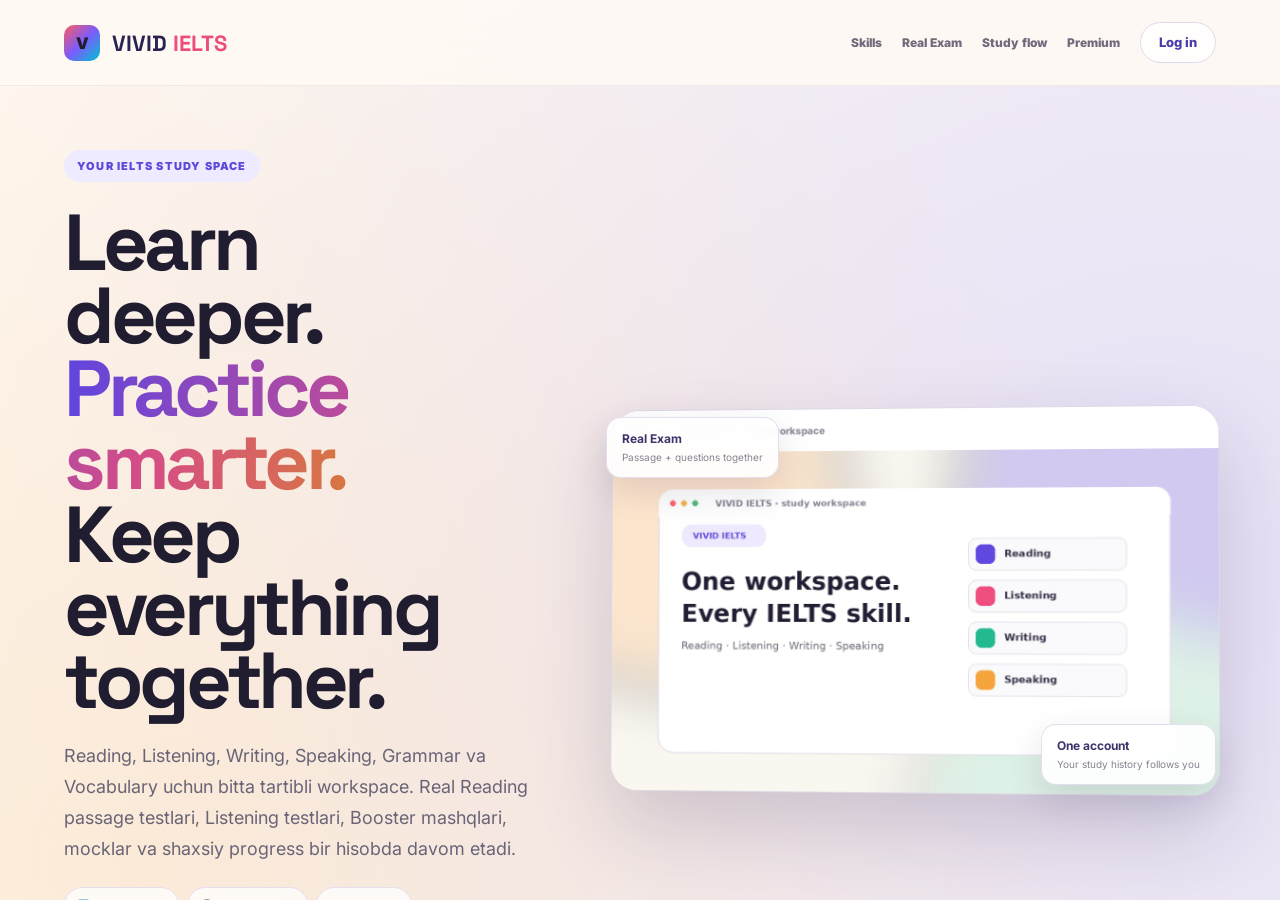
<file: index.html>
<!doctype html>
<html lang="uz">
<head>
  <meta charset="utf-8">
  <meta name="viewport" content="width=device-width, initial-scale=1">
  <meta name="theme-color" content="#151a33">
  <meta name="description" content="IELTS so‘zlari, Reading, Listening Boost, Speaking mashqlari va Grammar structures: flashcardlar, mavzular va o‘yinlar.">
  <title>VIVID IELTS — IELTS Learning Platform</title>
  <link rel="manifest" href="manifest.webmanifest">
  <link rel="apple-touch-icon" href="app-icon-192.png">
  <meta name="apple-mobile-web-app-capable" content="yes">
  <meta name="apple-mobile-web-app-title" content="VIVID IELTS">
  <link rel="icon" type="image/svg+xml" href="data:image/svg+xml,%3Csvg xmlns='http://www.w3.org/2000/svg' viewBox='0 0 64 64'%3E%3Crect width='64' height='64' rx='16' fill='%235a47e7'/%3E%3Cpath d='M15 18h17c8 0 14 3 17 7v25c-4-4-10-6-17-6H15V18zm17 0v26' fill='none' stroke='white' stroke-width='5' stroke-linejoin='round'/%3E%3C/svg%3E">
  <link rel="preconnect" href="https://fonts.googleapis.com">
  <link rel="preconnect" href="https://fonts.gstatic.com" crossorigin>
  <link href="https://fonts.googleapis.com/css2?family=Inter:wght@400;500;600;700;800&family=Space+Grotesk:wght@600;700&display=swap" rel="stylesheet">
  <link rel="stylesheet" href="styles.css">
  <link rel="stylesheet" href="grammar.css?v=20260930-grammar50">
  <link rel="stylesheet" href="tenses.css?v=20261001-v9">
  <link rel="stylesheet" href="listening-boost.css?v=20261001-lb4">
  <link rel="stylesheet" href="listening-shadowing.css?v=20261005-shadow1">
  <link rel="stylesheet" href="writing-boost.css?v=20261001-writing-v6">
  <link rel="stylesheet" href="writing-collocation-games.css?v=20261014-writing-rebuild-1">
  <link rel="stylesheet" href="mock.css">
  <link rel="stylesheet" href="cloud.css?v=20261002-v28">
  <link rel="stylesheet" href="preparation.css?v=20261001-v11">
  <link rel="stylesheet" href="daily.css">
  <link rel="stylesheet" href="mock-analysis.css?v=20260929-mock-errors">
  <link rel="stylesheet" href="reading-booster.css?v=20261002-v28">
  <link rel="stylesheet" href="max-speaking.css?v=20260930-wheel">
  <link rel="stylesheet" href="tashkent-clock.css?v=20260930-uzt">
  <link rel="stylesheet" href="autumn-theme.css?v=20261002-v28">
  <link rel="stylesheet" href="imported-library.css?v=20261001-v20">
  <link rel="stylesheet" href="v15-upgrade.css?v=20261001-v16">
  <link rel="stylesheet" href="goals.css?v=20261013-g1">
  <link rel="stylesheet" href="goals-advanced.css?v=20261013-g3">
  <link rel="stylesheet" href="goals-polish.css?v=20261014-proof-v7">
  <script src="supabase-loader.js?v=20261004-v30" defer></script>
  <script src="supabase-config.js?v=20261004-v30" defer></script>
  <script src="preparation.js?v=20261001-v11" defer></script>
  <script src="cloud.js?v=20261004-v32-android" defer></script>
  <script src="pwa.js" defer></script>
  <script src="autumn-theme.js?v=20261002-v28" defer></script>
  <!-- MOCK_ANALYSIS_DATA_START -->
  <script id="mock-analysis-data" type="application/json">{"health-sleep-2026-09-29":{"id":"health-sleep-2026-09-29","date":"2026-09-29","title":"Health & Sleep","analysis":{"score":"5.5","partScores":["5.5","6.0","5.0–5.5"],"criteria":[{"name":"FLUENCY & COHERENCE","score":"≈ 6","feedback":"Part 2 da uzun javobni davom ettirding. Qayta boshlash va “I usually”, “so that’s it” takrorlari oqimni susaytirdi."},{"name":"LEXICAL RESOURCE","score":"≈ 5–5.5","feedback":"Fikr yetdi, lekin “get rid of tired”, “work so bad” kabi birikmalar tabiiy emas. So‘z topolmaganda fikrni sodda qayta ayt."},{"name":"GRAMMAR","score":"≈ 5","feedback":"O‘tmish va hozirgi zamonni aralashtirish, “if I will go”, “can tracking”, “going to studying” kabi xatolar ko‘p bo‘ldi."},{"name":"PRONUNCIATION","score":"—","feedback":"Yozma matndan tovush, urg‘u va ohangni tekshirib bo‘lmaydi."}],"highlights":[{"title":"Eng yaxshi qism — Part 2","text":"Eski tartibing, qilgan o‘zgarishing va natijani ketma-ket tushuntirding. Vaqtlarni aniq ayt: about a year ago va two months ago."},{"title":"Keyingi mashq — Part 3","text":"Har javobni fikr → sabab → aniq misol → qisqa izoh tartibida tuz. Bir savolda bitta fikrni yetarlicha rivojlantir."}],"corrections":[["I often trouble falling asleep.","I often have trouble falling asleep."],["In recent years, I changed my a lot of health habits.","In recent years, I’ve changed many of my health habits."],["I usually sleep at 12 p.m. It’s midnight.","I used to go to bed at 12 a.m. (midnight)."],["You can tracking your health.","You can track your health."],["If I will go abroad to studying next year…","If I go abroad to study next year…"],["I am going to studying abroad.","I am going to study abroad."],["I do cardio for reduce stress.","I do cardio to reduce stress."],["I spent a lot of time for social media.","I spent a lot of time on social media."],["It helps me better sleep and calm.","It helps me sleep better and feel calmer."],["Every people should do this.","Everyone should do this."]],"partTitles":{"1":"Sleep & Health","2":"Sleep routine · cue card","3":"Sleep, technology & public health"},"drills":[{"questionIndex":0,"before":"I usually sleep eight or seven hours during days","after":"I usually sleep seven or eight hours a night.","focus":"time expression"},{"questionIndex":0,"before":"when I go to the bed for sleep","after":"when I go to bed","focus":"article and collocation"},{"questionIndex":0,"before":"If I sleep at 12 p.m.","after":"If I go to bed at 12 a.m.","focus":"midnight and verb choice"},{"questionIndex":1,"before":"I often trouble falling asleep","after":"I often have trouble falling asleep.","focus":"have trouble + -ing"},{"questionIndex":1,"before":"I usually don't sleep till 1 a.m. or 2 a.m.","after":"I often don't fall asleep until 1 or 2 a.m.","focus":"natural phrasing"},{"questionIndex":2,"before":"if I didn't sleep enough, next day I feel tired and anxious","after":"If I don't get enough sleep, I feel tired and anxious the next day.","focus":"present conditional"},{"questionIndex":2,"before":"I usually drink water in the morning for relaxed","after":"I usually drink water in the morning to feel refreshed.","focus":"purpose: to + verb"},{"questionIndex":2,"before":"It helps me get rid of tired and better","after":"It helps me feel less tired and better.","focus":"natural adjective pattern"},{"questionIndex":3,"before":"I usually do the small habits to stay healthy","after":"I follow small habits to stay healthy.","focus":"natural verb choice"},{"questionIndex":3,"before":"Whenever I do regular cardio exercise, and they help me feel better","after":"I also do regular cardio exercise, which helps me feel better.","focus":"complete sentence"},{"questionIndex":4,"before":"In recent years, I changed my a lot of health habits","after":"In recent years, I've changed many of my health habits.","focus":"present perfect and word order"},{"questionIndex":4,"before":"I spent a lot of time for social media","after":"I spent a lot of time on social media.","focus":"preposition: on"},{"questionIndex":4,"before":"It helps me better sleep and calm","after":"It helps me sleep better and feel calmer.","focus":"verb pattern and word order"},{"questionIndex":5,"before":"Around two years ago, one year ago, I usually sleep at 12 p.m. or 1 a.m.","after":"About a year ago, I used to go to bed at midnight or 1 a.m.","focus":"used to and midnight"},{"questionIndex":5,"before":"So I tired.","after":"So I felt tired.","focus":"past tense of feel"},{"questionIndex":5,"before":"I changed my sleep time, and I go to bed at around 9 p.m","after":"I changed my bedtime and started going to bed at around 9 p.m.","focus":"consistent past tense"},{"questionIndex":5,"before":"I usually do cardio for reduce stress","after":"I usually do cardio to reduce stress.","focus":"purpose: to + verb"},{"questionIndex":5,"before":"it affected effectively sleep and easily wake up","after":"It improved my sleep and made it easier to wake up.","focus":"natural verb choice"},{"questionIndex":6,"before":"I am going to studying abroad","after":"I am going to study abroad.","focus":"going to + verb"},{"questionIndex":6,"before":"if I will go abroad to studying next year","after":"if I go abroad to study next year","focus":"first conditional and purpose"},{"questionIndex":6,"before":"because I should hard work and hard study","after":"because I will need to work and study hard","focus":"verb and adverb order"},{"questionIndex":7,"before":"people sleep less now than past","after":"people sleep less now than in the past","focus":"in the past"},{"questionIndex":7,"before":"they just wasting of their time","after":"they are just wasting their time","focus":"be + -ing; no of"},{"questionIndex":7,"before":"more effectively to learning something","after":"learn something more effectively","focus":"verb and adverb order"},{"questionIndex":8,"before":"the first people should change their thoughts about sleep","after":"people should first change the way they think about sleep","focus":"natural word order"},{"questionIndex":9,"before":"you can tracking","after":"you can track","focus":"can + base verb"},{"questionIndex":9,"before":"people worked agricultural relentlessly","after":"people worked relentlessly in agriculture","focus":"word form"},{"questionIndex":9,"before":"Technology now working instead of them","after":"Technology now does some of that work for them.","focus":"present simple"},{"questionIndex":10,"before":"The first and foremost","after":"First and foremost","focus":"fixed expression"},{"questionIndex":10,"before":"if they are cough","after":"if they have a cough","focus":"have a cough"},{"questionIndex":10,"before":"they immediately consume pill","after":"they immediately take a pill","focus":"verb and article"},{"questionIndex":11,"before":"Every people should do this.","after":"Everyone should do this.","focus":"everyone + singular verb"}]},"questions":[{"part":1,"question":"How many hours do you usually sleep at night?","original":"I usually sleep eight or seven hours during days, but it is mostly related when I begin or when I go to the bed for sleep. If I sleep at 12 p.m., I think I will wake up five and get up six. But I usually sleep at 10 p.m. and I wake up four or five, and this is enough for me.","sample":"I normally **get a solid seven hours** of sleep, although it depends on my schedule. I try to **wind down** at about ten and **stick to a routine** during the week. When I do that, I tend to **wake up feeling refreshed**. If I stay up unusually late, I may sleep a little longer the next morning to **make up for lost sleep**.","cards":[{"w":"get a solid seven hours","u":"yetti soat to‘laqonli uxlash","e":"I normally get a solid seven hours of sleep, although it depends on my schedule."},{"w":"wind down","u":"uyqu oldidan tinchlanish","e":"I try to wind down at about ten and stick to a routine during the week."},{"w":"stick to a routine","u":"tartibga qat’iy amal qilish","e":"I try to wind down at about ten and stick to a routine during the week."},{"w":"wake up feeling refreshed","u":"tetik holda uyg‘onish","e":"When I do that, I tend to wake up feeling refreshed."},{"w":"make up for lost sleep","u":"yetishmagan uyquning o‘rnini to‘ldirish","e":"If I stay up unusually late, I may sleep a little longer the next morning to make up for lost sleep."}],"followup":false},{"part":1,"question":"Do you ever have trouble falling asleep?","original":"Yes, of course. I often trouble falling asleep when I have a lot of work, or if I use my phone or my notebook or my laptop at night, I can't get rid of it, and I usually keep doing it, using, keep doing using it, and ultimately if I didn't sleep at 10 p.m., I usually couldn't. I usually don't sleep till 1 a.m. or 2 a.m. And that's it.","sample":"Occasionally, especially when my **mind is racing** after a busy day. I can **have trouble drifting off** if I start checking messages in bed, because one notification leads to another. These days, I **put my phone away** and try to **stick to a bedtime**. A few quiet minutes with a book usually help me **fall asleep naturally**.","cards":[{"w":"mind is racing","u":"fikrlar tinmay aylanayotgan bo‘lishi","e":"Occasionally, especially when my mind is racing after a busy day."},{"w":"have trouble drifting off","u":"uxlab qolishga qiynalish","e":"I can have trouble drifting off if I start checking messages in bed, because one notification leads to another."},{"w":"put my phone away","u":"telefonimni chetga qo‘yish","e":"These days, I put my phone away and try to stick to a bedtime."},{"w":"stick to a bedtime","u":"belgilangan uxlash vaqtiga amal qilish","e":"These days, I put my phone away and try to stick to a bedtime."},{"w":"fall asleep naturally","u":"tabiiy ravishda uxlab qolish","e":"A few quiet minutes with a book usually help me fall asleep naturally."}],"followup":false},{"part":1,"question":"How do you feel the next day when you haven’t had enough sleep?","original":"Oh my God. I usually, if I didn't sleep enough, next day I feel tired and anxious. But usually I usually drink water in the morning for relaxed and... it helps me. It helps me get rid of tired and better, and so that's it.","sample":"If I’m **running on little sleep**, I usually **feel mentally foggy** the next morning. I **struggle to concentrate**, even on fairly straightforward tasks, and I’m more impatient than usual. I try to **take a short break** when I can and avoid overloading my schedule. Then I aim for an earlier night so I can **catch up on sleep**.","cards":[{"w":"running on little sleep","u":"juda kam uyqu bilan kunni o‘tkazayotgan bo‘lish","e":"If I’m running on little sleep, I usually feel mentally foggy the next morning."},{"w":"feel mentally foggy","u":"fikrni jamlash qiyin, xira his qilish","e":"If I’m running on little sleep, I usually feel mentally foggy the next morning."},{"w":"struggle to concentrate","u":"diqqatni jamlashga qiynalish","e":"I struggle to concentrate, even on fairly straightforward tasks, and I’m more impatient than usual."},{"w":"take a short break","u":"qisqa tanaffus qilish","e":"I try to take a short break when I can and avoid overloading my schedule."},{"w":"catch up on sleep","u":"yetishmagan uyquni qoplash","e":"Then I aim for an earlier night so I can catch up on sleep."}],"followup":false},{"part":1,"question":"What do you do to stay healthy?","original":"I usually do the small habits to stay healthy. For example, I always drink water in the morning and I just walk 50 or 20 minutes, and after that I usually eat healthy foods, like. And I usually, and I didn't eat, I don't eat a lot of sugar. Whenever I do regular cardio exercise, and they help me feel better and to stay healthy.","sample":"I focus on habits I can maintain. I try to **stay physically active** by taking the stairs and occasionally **go for a brisk walk** after studying. I also aim to **eat a balanced diet** rather than follow strict rules, and I’ve gradually **cut back on sugar**. Nothing is especially dramatic, but these small choices help me **keep my energy levels up**.","cards":[{"w":"stay physically active","u":"jismonan faol bo‘lib qolish","e":"I try to stay physically active by taking the stairs and occasionally go for a brisk walk after studying."},{"w":"go for a brisk walk","u":"tez qadamda sayrga chiqish","e":"I try to stay physically active by taking the stairs and occasionally go for a brisk walk after studying."},{"w":"eat a balanced diet","u":"muvozanatli ovqatlanish","e":"I also aim to eat a balanced diet rather than follow strict rules, and I’ve gradually cut back on sugar."},{"w":"cut back on sugar","u":"shakar iste’molini kamaytirish","e":"I also aim to eat a balanced diet rather than follow strict rules, and I’ve gradually cut back on sugar."},{"w":"keep my energy levels up","u":"quvvatni yuqori darajada saqlash","e":"Nothing is especially dramatic, but these small choices help me keep my energy levels up."}],"followup":false},{"part":1,"question":"Have your health habits changed in recent years?","original":"Absolutely yes. In recent years, I changed my a lot of health habits. For example, around five years ago, I usually played video games, and I spent a lot of time for social media, like Instagram or Telegram. But now I don't use them. I usually use it when I need it importantly. And now I prefer text or call messages, like. And I don't use my phone before 20 or 30 minutes before the bed. It helps me better sleep and calm.","sample":"Yes, quite a bit. I used to spend hours on my phone, but I’ve **cut down on screen time** and tried to **build a healthier routine**. It took a while to **break the habit of** checking social media whenever I had a spare minute. Now I **make a conscious effort** to put my phone aside before bed, and I generally **sleep more soundly** as a result.","cards":[{"w":"cut down on screen time","u":"ekran oldida o‘tkaziladigan vaqtni kamaytirish","e":"I used to spend hours on my phone, but I’ve cut down on screen time and tried to build a healthier routine."},{"w":"build a healthier routine","u":"sog‘lomroq tartib yaratish","e":"I used to spend hours on my phone, but I’ve cut down on screen time and tried to build a healthier routine."},{"w":"break the habit of","u":"bir odatni tashlash","e":"It took a while to break the habit of checking social media whenever I had a spare minute."},{"w":"make a conscious effort","u":"ongli ravishda harakat qilish","e":"Now I make a conscious effort to put my phone aside before bed, and I generally sleep more soundly as a result."},{"w":"sleep more soundly","u":"tinchroq va chuqurroq uxlash","e":"Now I make a conscious effort to put my phone aside before bed, and I generally sleep more soundly as a result."}],"followup":false},{"part":2,"question":"Describe a change you made that helped you sleep better.","original":"Today I will say my small habits, what they changed my fully life. For example, my daily routine, my sleep time, my wake up time, and for example, what helped me change my sleep time. Around two years ago, one year ago, I usually sleep at 12 p.m. or 1 a.m. It's midnight. So, and I wake up around 7 or 6 a.m. and I felt bad, and I couldn't sleep better and enough. So I tired. I felt tired during day. But around two months ago, I sit up. I changed my sleep time, and I go to bed at around 9 p.m, and I started reading books. And I didn't use my phone before 30 minutes before bed. It helps me better and stay calm before sleep. And I sleep at 10 p.m. or 10 past 30 minutes, and I wake up. I usually wake up at 4 or 5 a.m. It helps me to do more things in the morning, and when I wake up, I immediately drink one glass of water. It helps me better and, like, maybe not tired. And why I decided it, because before this decision, my work, I made a lot of mistakes in my work, and I couldn't study effectively, and my time also so effectless, and it looked like less than others. And I started and I decided to this decision, and it helped me more, give me more time and more chance. And whatever before the sleep, I usually do cardio for reduce stress. So, that's it. And it affected effectively sleep and easily wake up.","sample":"I’d like to describe a small but surprisingly effective change to my evening routine. Until a couple of months ago, I had **fallen into a bad habit** of **staying up past midnight**. I would tell myself I was only going to check one message, but I often ended up **scrolling through social media** for an hour. Because I still needed to get up early for my studies, the lack of sleep began to **take a toll on my concentration**. I felt sluggish in the morning and sometimes had to reread the same page several times.\n\nEventually, I **made a conscious decision** to change that pattern. I began to **set a regular bedtime**, usually around ten o’clock, and **put my phone out of reach** about half an hour beforehand. Instead of staring at a screen, I would **wind down with a book**. I chose something enjoyable rather than difficult study material, so reading actually felt like a break. At first, I was tempted to check my phone, but after a week or two it became easier to **stick with the change**.\n\nThe biggest difference is how I feel in the morning. I don’t claim that every night is perfect, but I’m much more likely to **wake up feeling refreshed** and begin studying without that heavy, distracted feeling. I also have a little quiet time to plan my day. What I like about this change is that it didn’t require a complicated system: I simply replaced one unhelpful habit with a calmer one. I hope to keep doing it even if my timetable changes when I study abroad.","cards":[{"w":"fallen into a bad habit","u":"yomon odatga tushib qolgan","e":"Until a couple of months ago, I had fallen into a bad habit of staying up past midnight."},{"w":"staying up past midnight","u":"yarim tundan keyin ham uyg‘oq yurish","e":"Until a couple of months ago, I had fallen into a bad habit of staying up past midnight."},{"w":"scrolling through social media","u":"ijtimoiy tarmoqlarni varaqlash","e":"I stopped scrolling through social media before bed."},{"w":"take a toll on my concentration","u":"diqqatimga salbiy ta’sir qilish","e":"Poor sleep can take a toll on my concentration."},{"w":"made a conscious decision","u":"ongli qaror qabul qildim","e":"Eventually, I made a conscious decision to change that pattern."},{"w":"set a regular bedtime","u":"muntazam uxlash vaqtini belgilash","e":"I decided to set a regular bedtime at ten."},{"w":"put my phone out of reach","u":"telefonimni qo‘l yetmaydigan joyga qo‘yish","e":"I now put my phone out of reach at night."},{"w":"wind down with a book","u":"kitob o‘qib tinchlanish","e":"Instead of staring at a screen, I would wind down with a book."},{"w":"stick with the change","u":"o‘zgarishga sodiq qolish","e":"After a week, it became easier to stick with the change."},{"w":"wake up feeling refreshed","u":"tetik holda uyg‘onish","e":"I wake up feeling refreshed when I follow my routine."}],"followup":false},{"part":2,"question":"Do you think you’ll keep this sleep routine in the future?","original":"I think I can't keep doing it, this sleep routine in the future, because I am going to studying abroad. So if I will go abroad to studying next year, I will change my sleep routine because I should hard work and hard study, and I will spend less time than now for sleeping, sleep. So, but I try to keep this routine because it's effective way to keep my routine.","sample":"I hope so, although I may need to **adjust my schedule** when I study abroad. If my **workload increases**, I won’t always be able to go to bed at exactly the same time. Still, I’d like to **protect my sleep**, **set realistic boundaries** around late-night study, and **keep the core habit** of putting my phone away before bed.","cards":[{"w":"adjust my schedule","u":"jadvalimni moslashtirish","e":"I hope so, although I may need to adjust my schedule when I study abroad."},{"w":"workload increases","u":"ish yoki o‘qish yuklamasi oshadi","e":"If my workload increases, I won’t always be able to go to bed at exactly the same time."},{"w":"protect my sleep","u":"uyqumga vaqt ajratib, uni asrash","e":"I try to protect my sleep during busy weeks."},{"w":"set realistic boundaries","u":"amalga oshirish mumkin bo‘lgan chegaralar qo‘yish","e":"I set realistic boundaries around late-night study."},{"w":"keep the core habit","u":"asosiy odatni saqlab qolish","e":"I want to keep the core habit of reading before bed."}],"followup":true},{"part":3,"question":"Why do you think many people get less sleep nowadays?","original":"In my opinion, people sleep less now than past because they work so bad, and in my opinion they try hard work or hard study, and I think they think sleep is not important, as if they are sleep, they just wasting of their time. But in my opinion it's so, like, stupid stuff, because sleep is the most important thing in our routine. Because sleep helps us to rest and relax and more effectively to do something, or more effectively to learning something. So I think they are tough, because this action, this situation.","sample":"I think **long working hours** are part of the explanation, but technology also plays a role. With **constant digital stimulation**, it’s easy to keep answering messages or watching videos long after we intended to go to bed. Some people also **prioritise productivity over rest**, as though an extra hour awake automatically means an extra hour of useful work. In reality, those habits can **cut into sleep time** without producing much benefit. Staying up to finish a task may occasionally be necessary, but doing it every night is often **a false economy** if you’re exhausted the following day.","cards":[{"w":"long working hours","u":"uzoq ish soatlari","e":"I think long working hours are part of the explanation, but technology also plays a role."},{"w":"constant digital stimulation","u":"raqamli qurilmalardan tinimsiz qo‘zg‘alish/ta’sir","e":"With constant digital stimulation, it’s easy to keep answering messages or watching videos long after we intended to go to bed."},{"w":"prioritise productivity over rest","u":"unumdorlikni dam olishdan ustun qo‘yish","e":"Some people also prioritise productivity over rest, as though an extra hour awake automatically means an extra hour of useful work."},{"w":"cut into sleep time","u":"uyqu vaqtini qisqartirib yuborish","e":"In reality, those habits can cut into sleep time without producing much benefit."},{"w":"a false economy","u":"foydadek ko‘rinsa-da, oxir-oqibat zarar keltiradigan yo‘l","e":"Skipping sleep to work longer is often a false economy."}],"followup":false},{"part":3,"question":"Should schools and workplaces change their schedules to help people get enough sleep? Why or why not?","original":"In my opinion, the first people should change their thoughts about sleep, and schools and workplaces should change their schedule to help people get enough sleep. Why? You know, many schools and workplaces set up their schedules at night, even at night. And if someone should earn money, he tries, or people try to work even at night, and it affects their mental health and health. And so they couldn't get enough sleep. But if the schools and workplaces change their schedules, they can sleep better. So that's it.","sample":"In some cases, yes. For example, **early start times** can be difficult for students who travel a long way, while people who **work irregular shifts** may struggle to maintain a consistent routine. Where practical, **flexible working hours** could give people more control over their mornings. Schools and employers should also look at whether workloads leave enough time to **protect sleep quality**. Of course, hospitals and other essential services cannot simply close at night, so the goal is to **find a workable balance** rather than impose one timetable on everyone.","cards":[{"w":"early start times","u":"erta boshlanadigan dars yoki ish vaqti","e":"Early start times can leave students feeling tired."},{"w":"work irregular shifts","u":"notekis smenalarda ishlash","e":"Some adults work irregular shifts and struggle to sleep."},{"w":"flexible working hours","u":"moslashuvchan ish soatlari","e":"Where practical, flexible working hours could give people more control over their mornings."},{"w":"protect sleep quality","u":"uyqu sifatini asrash","e":"Schools and employers should also look at whether workloads leave enough time to protect sleep quality."},{"w":"find a workable balance","u":"amalda ishlaydigan muvozanatni topish","e":"We need to find a workable balance for everyone."}],"followup":false},{"part":3,"question":"Do you think technology makes it easier or harder for people to maintain a healthy lifestyle?","original":"In my opinion, technology makes it easier for people to maintain a healthy lifestyle. Why? Because you can tracking, or you can check your health, like heart, blood pressure, and technology helps us to see how they do some work, some jobs, like it affects people's health. For example, factory or mining, or, etc. In the past, I would give one example. In the past, in our country, people worked agricultural relentlessly at even night and during the day, and their health was bad, and they usually suffered from diseases like tired and insomnia, cancer. Technology now working instead of them, and technology in our country health rate improved day by day, year by year.","sample":"It can do either, depending on how people use it. A watch may help someone **track health metrics** or provide **reminders to move** during a long day at a desk. On the other hand, streaming and social media can encourage **sedentary habits**, especially if they replace exercise or sleep. I wouldn’t call technology itself healthy or unhealthy. The important thing is to **use technology mindfully**: let it support your goals without letting it dominate your free time. For me, that distinction is what **tips the balance**.","cards":[{"w":"track health metrics","u":"salomatlik ko‘rsatkichlarini kuzatish","e":"A watch may help someone track health metrics or provide reminders to move during a long day at a desk."},{"w":"reminders to move","u":"harakat qilishni eslatuvchi bildirishnomalar","e":"A watch may help someone track health metrics or provide reminders to move during a long day at a desk."},{"w":"sedentary habits","u":"kamharakat odatlar","e":"On the other hand, streaming and social media can encourage sedentary habits, especially if they replace exercise or sleep."},{"w":"use technology mindfully","u":"texnologiyadan ongli ravishda foydalanish","e":"The important thing is to use technology mindfully: let it support your goals without letting it dominate your free time."},{"w":"tips the balance","u":"muvozanatni bir tomonga og‘diradi","e":"For me, that distinction is what tips the balance."}],"followup":false},{"part":3,"question":"Who should take more responsibility for people’s health: individuals or governments?","original":"The first and foremost, people take more responsibility for their health because if they set up their schedules correctly and tightly, and if they avoid some bad habits like smoking, drinking wine, they will not suffer this, like heart and blood pressure. And if they have some, like simple diseases like cough or sneeze, they should immediately go to the doctor without self, because many people know if they are cough, they immediately consume pill without asking or without discussion with doctor, and ultimately these pills cause sometimes these or more and dangerous diseases when they are self.","sample":"I’d say responsibility is shared. Individuals have to **take personal responsibility** for their daily routines and **make informed choices** about their habits. But governments can **create supportive environments**, for example by ensuring that neighbourhoods have places where people can be active and **reliable health information** is easy to find. People’s options also depend on their income and working hours, so telling everyone simply to “try harder” overlooks real constraints. In my view, public policy should remove unnecessary barriers, while individuals **set sensible boundaries** and make use of the opportunities available to them.","cards":[{"w":"take personal responsibility","u":"shaxsiy mas’uliyatni o‘z zimmasiga olish","e":"Individuals have to take personal responsibility for their daily routines and make informed choices about their habits."},{"w":"make informed choices","u":"yetarli ma’lumotga asoslangan tanlov qilish","e":"Individuals have to take personal responsibility for their daily routines and make informed choices about their habits."},{"w":"create supportive environments","u":"qo‘llab-quvvatlovchi sharoit yaratish","e":"Governments can create supportive environments for healthy choices."},{"w":"reliable health information","u":"ishonchli salomatlik ma’lumotlari","e":"Schools should share reliable health information with students."},{"w":"set sensible boundaries","u":"oqilona chegaralar belgilash","e":"I try to set sensible boundaries around screen time."}],"followup":false},{"part":3,"question":"What can governments do to encourage people to develop healthier habits?","original":"I would say governments today encourage people to develop healthier habits. For example, they should schedule setups schedules respectively, and they may force people to do exercise, cardio exercise, or just exercise in the morning. Every people should do this. They offer people some events, and they speak and say... gossip people, and they teach them to develop and evolve their healthier habits. And they should ban, like smoking, drinking wine, and in other situations, like stuff.","sample":"Governments could begin with **public awareness campaigns** that explain practical habits in clear language. They could also invest in **safe public spaces**, such as parks and walking routes, so that being active is convenient rather than expensive. Schools and public institutions can **lead by example** by making room for movement during the day. I think the aim should be to **make healthy choices accessible**, not force everyone into the same routine. That approach is more likely to support **long-term behaviour change** because people can adapt the advice to their own circumstances.","cards":[{"w":"public awareness campaigns","u":"ommaviy xabardorlik kampaniyalari","e":"Governments could begin with public awareness campaigns that explain practical habits in clear language."},{"w":"safe public spaces","u":"xavfsiz jamoat joylari","e":"Cities should provide safe public spaces for walking."},{"w":"lead by example","u":"shaxsiy namuna ko‘rsatish","e":"Schools and public institutions can lead by example by making room for movement during the day."},{"w":"make healthy choices accessible","u":"sog‘lom tanlovlarni hamma uchun qulay qilish","e":"I think the aim should be to make healthy choices accessible, not force everyone into the same routine."},{"w":"long-term behaviour change","u":"uzoq muddatli xulq-atvor o‘zgarishi","e":"That approach is more likely to support long-term behaviour change because people can adapt the advice to their own circumstances."}],"followup":false}]}}</script>
  <!-- MOCK_ANALYSIS_DATA_END -->
  <script src="tashkent-clock.js?v=20260930-uzt" defer></script>
  <script src="listening-engine.js?v=20261001-lb4" defer></script>
  <script src="writing-engine.js?v=20261014-writing-rebuild-1" defer></script>
  <script src="imported-library.js?v=20261012-v38-mock-paths" defer></script>
  <script src="tenses.js?v=20261001-v9" defer></script>
  <script src="journey100.js?v=20261002-v26" defer></script>
  <link rel="stylesheet" href="articles.css?v=20261013-v24-full-games">
  <link rel="stylesheet" href="speaking-topic-study.css?v=20261012-v43-audio-all-phrases">
  <script src="speaking-topic-study.js?v=20261012-v43-audio-all-phrases" defer></script>
  <link rel="stylesheet" href="speaking-part-wheels.css?v=20261012-v43-search-wheel">
  <script src="speaking-part-wheels.js?v=20261012-v43-search-wheel" defer></script>
  <script src="app.js?v=20261010-v37-topic-study" defer></script>
  <script src="goals.js?v=20261014-tick-v6" defer></script>
  <script src="goals-advanced.js?v=20261014-focus-v7" defer></script>
  <script src="last-chance/embed.js?v=20261018-lc1" defer></script>
  <script src="goals-proofs.js?v=20261014-proof-v7" defer></script>
  <script src="articles-engine.js?v=20261013-v27-goals" defer></script>
  <script src="article-games-experience.js?v=20261013-v26-qa" defer></script>
  <script src="unique-game-contexts.js?v=20261013-v46-53830-unique" defer></script>
  <script src="writing-grammar-refresh.js?v=20261014-writing-rebuild-1" defer></script>
  <script src="writing-collocation-games.js?v=20261014-writing-rebuild-1" defer></script>
  <script src="listening-shadowing.js?v=20261013-shadow2-goals" defer></script>
  <link rel="stylesheet" href="journey100.css?v=20261002-v26">
  <link rel="stylesheet" href="v17-classic.css?v=20261001-classic2">
  <link rel="stylesheet" href="v19-upgrade.css?v=20261002-v28">
</head>
<body class="cloud-locked">
  <div id="cloudGate" role="region" aria-label="Hisobga kirish"></div>
  <div class="app-shell">
    <aside class="sidebar" aria-label="Asosiy menyu">
      <a class="brand" href="#all" data-view="all"><span class="brand-mark vivid-brand-mark" aria-hidden="true">V</span><span><strong>VIVID IELTS</strong><small>IELTS Learning Platform</small></span></a>
      <div class="sidebar-label">VIVID IELTS</div>
      <nav id="primaryNav" class="nav-list vivid-main-nav" aria-label="VIVID IELTS bo‘limlari">
        <div class="nav-group-title">UPGRADE SKILLS</div>
        <button class="nav-item" type="button" data-view="readingbooster"><span aria-hidden="true">📖</span> Reading Upgrade</button>
        <button class="nav-item" type="button" data-view="listeningboost"><span aria-hidden="true">🎧</span> Listening Upgrade <b id="navListening">0</b></button>
        <button class="nav-item" type="button" data-view="writingboost"><span aria-hidden="true">✍️</span> Writing Upgrade <b id="navWriting">0</b></button>
        <button class="nav-item" type="button" data-view="speakingpractice"><span aria-hidden="true">🗣️</span> Speaking Upgrade</button>

        <div class="nav-group-title">MOCKS</div>
        <button class="nav-item" type="button" data-view="readingtests"><span aria-hidden="true">📘</span> Reading Mock</button>
        <button class="nav-item" type="button" data-view="listeningtests"><span aria-hidden="true">🎧</span> Listening Mock</button>
        <button class="nav-item" type="button" data-view="speakingmock"><span aria-hidden="true">🎤</span> Speaking Mock</button>
        <button class="nav-item" type="button" data-view="mockanalysis"><span aria-hidden="true">🗂️</span> Mocks</button>

        <div class="nav-group-title">SPEAKING & VOCAB</div>
        <button class="nav-item" type="button" data-view="articles"><span aria-hidden="true">📰</span> Articles <b>110</b></button>
        <button class="nav-item" type="button" data-view="speaking"><span aria-hidden="true">💬</span> Speaking Words <b id="navSpeaking">—</b></button>
        <button class="nav-item" type="button" data-view="daily"><span aria-hidden="true">☀️</span> Daily Speaking</button>
        <button class="nav-item" type="button" data-view="speakingtopics"><span aria-hidden="true">🧠</span> Topic 100</button>
        <button class="nav-item" type="button" data-view="topics"><span aria-hidden="true">🧭</span> Topiclar</button>
        <button class="nav-item" type="button" data-view="wheel"><span aria-hidden="true">🎯</span> Topic barabani</button>

        <div class="nav-group-title">REVIEW & GAMES</div>
        <button class="nav-item" type="button" data-view="review"><span aria-hidden="true">🔁</span> Takrorlash <b id="navReview">0</b></button>
        <button class="nav-item" type="button" data-view="search"><span aria-hidden="true">🔎</span> So‘z qidirish</button>
        <button class="nav-item" type="button" data-view="mistakes"><span aria-hidden="true">📝</span> Xato daftar <b id="navMistakes">0</b></button>
        <button class="nav-item" type="button" data-view="favorites"><span aria-hidden="true">⭐</span> Sevimli so‘zlar <b id="navFavorites">0</b></button>
        <button class="nav-item" type="button" data-view="games"><span aria-hidden="true">🎮</span> O‘yinlar</button>

        <div class="nav-group-title">GRAMMAR</div>
        <button class="nav-item" type="button" data-view="tenses"><span aria-hidden="true">🕒</span> 12 Tenses</button>
        <button class="nav-item" type="button" data-view="grammar"><span aria-hidden="true">🧩</span> Grammar structures</button>
        <button class="nav-item" type="button" data-view="grammargames"><span aria-hidden="true">🎲</span> Grammar o‘yinlari</button>

        <div class="nav-group-title">PROGRESS</div>
        <button class="nav-item" type="button" data-view="journal"><span aria-hidden="true">💯</span> 100 Day Upgrade</button>
        <button class="nav-item" type="button" data-view="results"><span aria-hidden="true">🏆</span> Natijalar</button>
        <button class="nav-item" id="vividGoalsNav" type="button" hidden aria-hidden="true"><span aria-hidden="true">🎯</span> Goals</button>

        <div class="nav-group-title">PERSONAL PLANNER</div>
        <button class="nav-item" type="button" id="lastChanceNav" title="LAST CHANCE — kunlik reja, IELTS, SAT, mock va progress"><span aria-hidden="true">⏳</span> <strong>LAST CHANCE</strong> <b>2027</b></button>

        <div class="nav-group-title">PREMIUM</div>
        <button class="nav-item premium-nav" type="button" data-view="premium"><span aria-hidden="true">✨</span> Premium</button>
      </nav>
      <div class="sidebar-bottom"><span class="sidebar-bottom-icon" aria-hidden="true">✧</span><strong>Har kuni oz-ozdan</strong><p>Natijalar hisobingizda saqlanadi.</p></div>
    </aside>
    <main class="main-area">
      <header class="topbar"><div class="eyebrow">SHAXSIY IELTS LUG‘ATXONASI <span class="top-dot"></span> READING + LISTENING + SPEAKING</div><div class="top-actions"><button id="pwaInstall" class="pwa-install" type="button" hidden>Appni o‘rnatish</button><label class="search-box"><span aria-hidden="true">⌕</span><input id="searchInput" type="search" autocomplete="off" placeholder="So‘z yoki tarjimani qidiring" aria-label="So‘z yoki tarjimani qidiring"></label><button id="cloudLogout" class="cloud-logout" type="button" title="Hisobdan chiqish">Chiqish</button></div></header>
      <div class="content-wrap"><div id="mainContent" aria-live="polite"><div class="loading"><span class="spinner" aria-hidden="true"></span> So‘zlar yuklanmoqda…</div></div></div>
    </main>
  </div>
  <div id="toast" class="toast" role="status" aria-live="polite"></div>
</body>
</html>
</file>
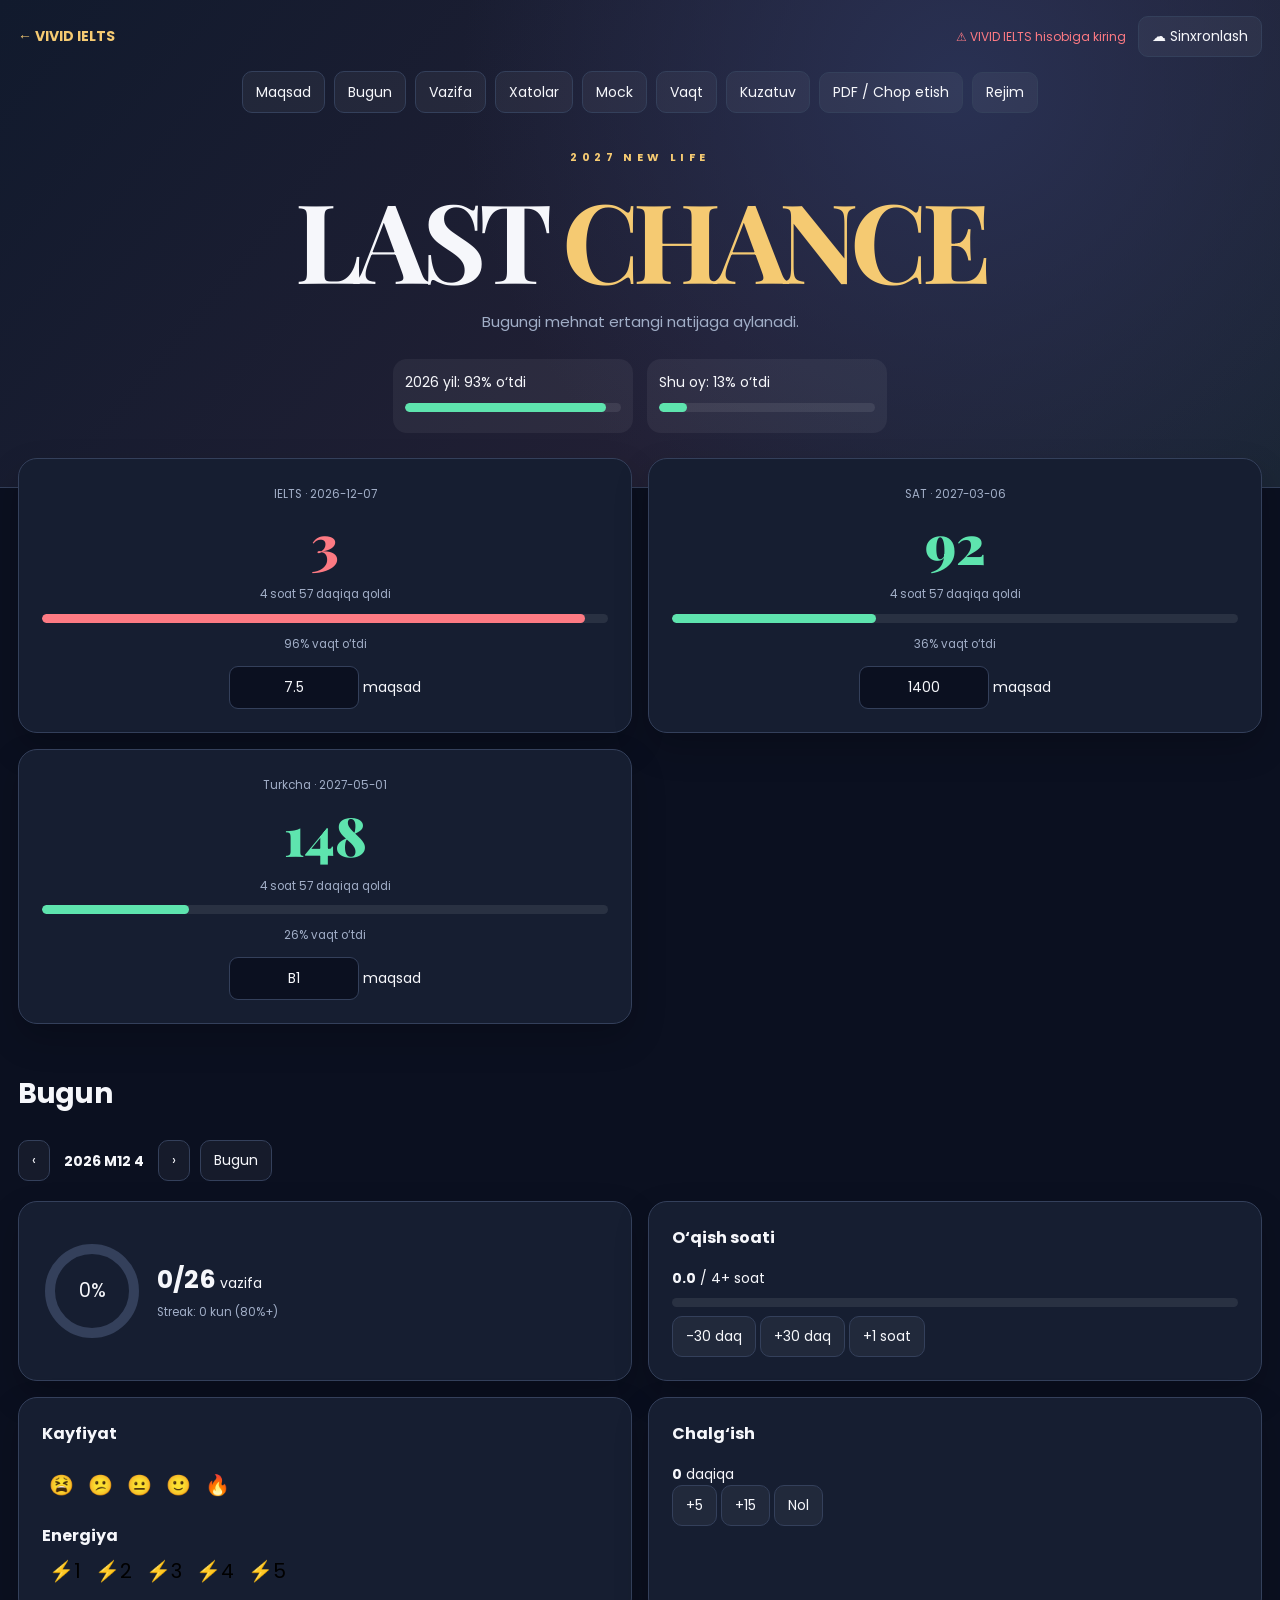
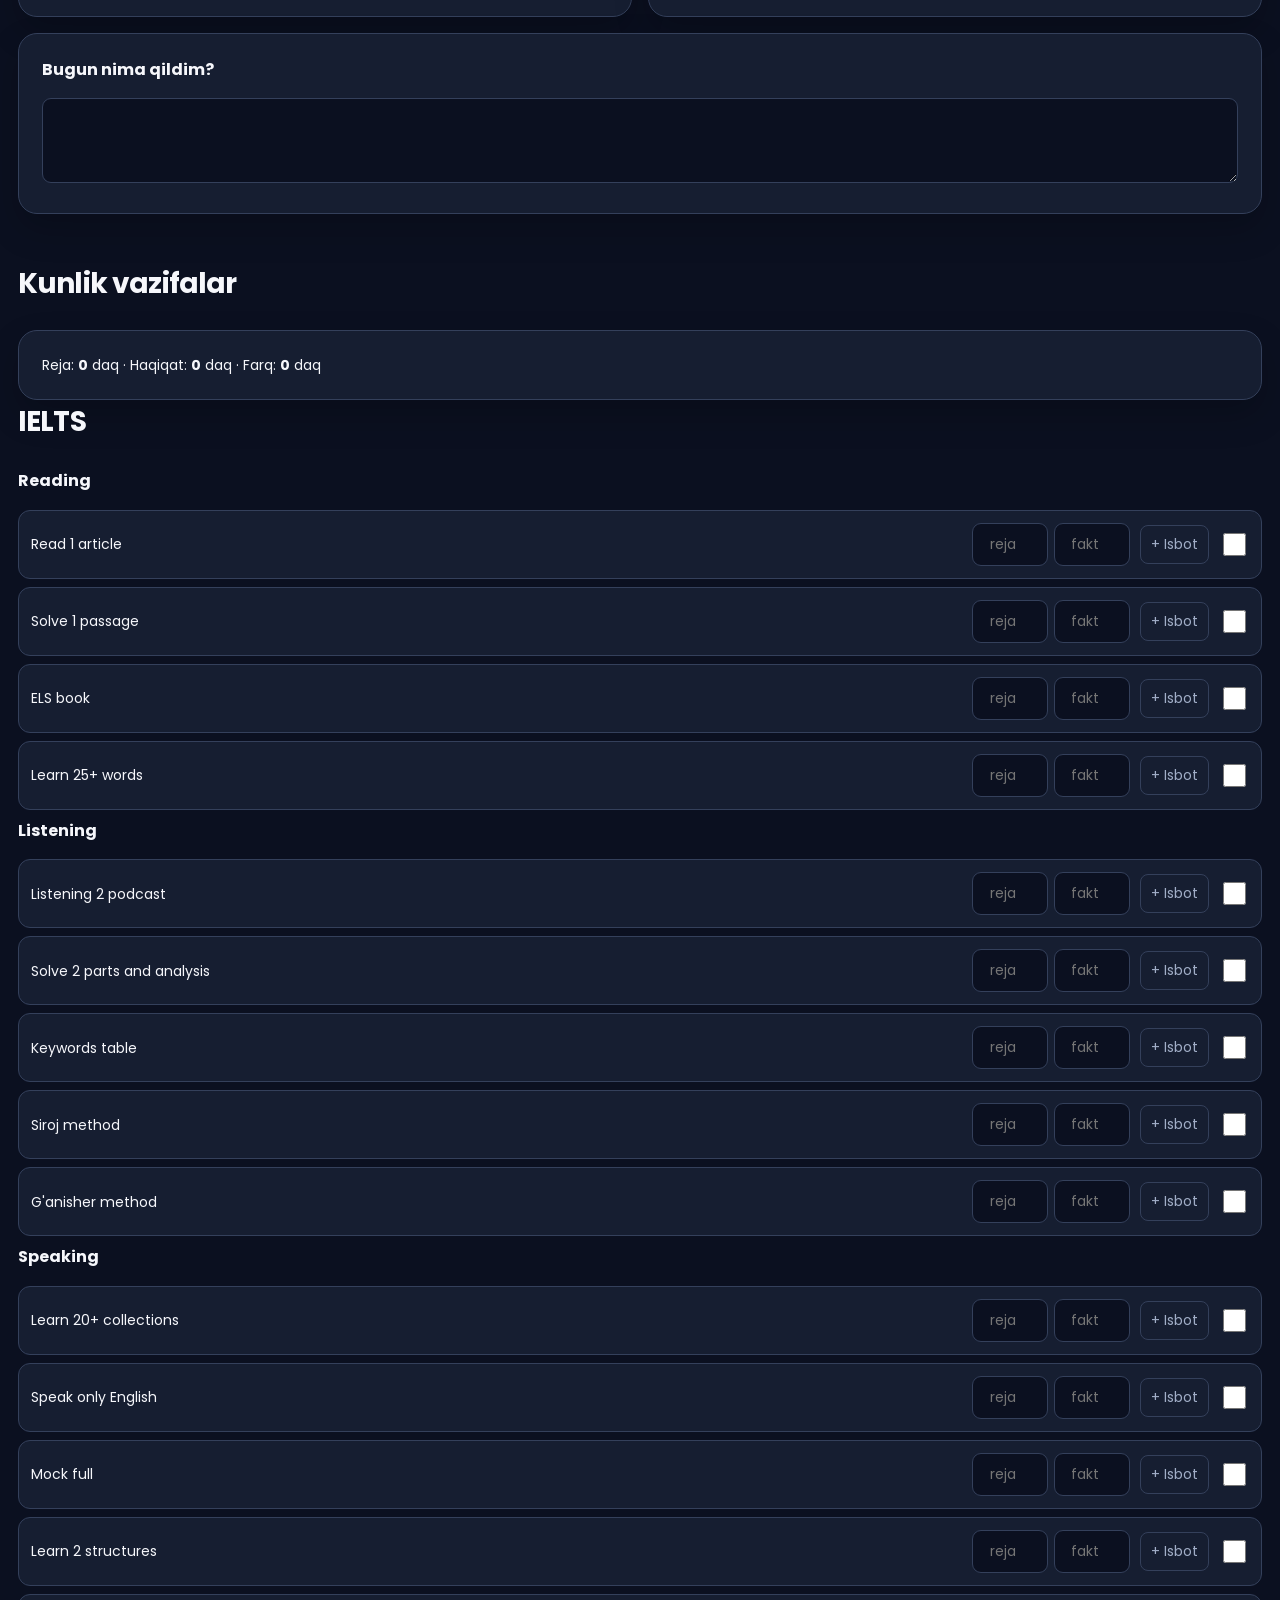
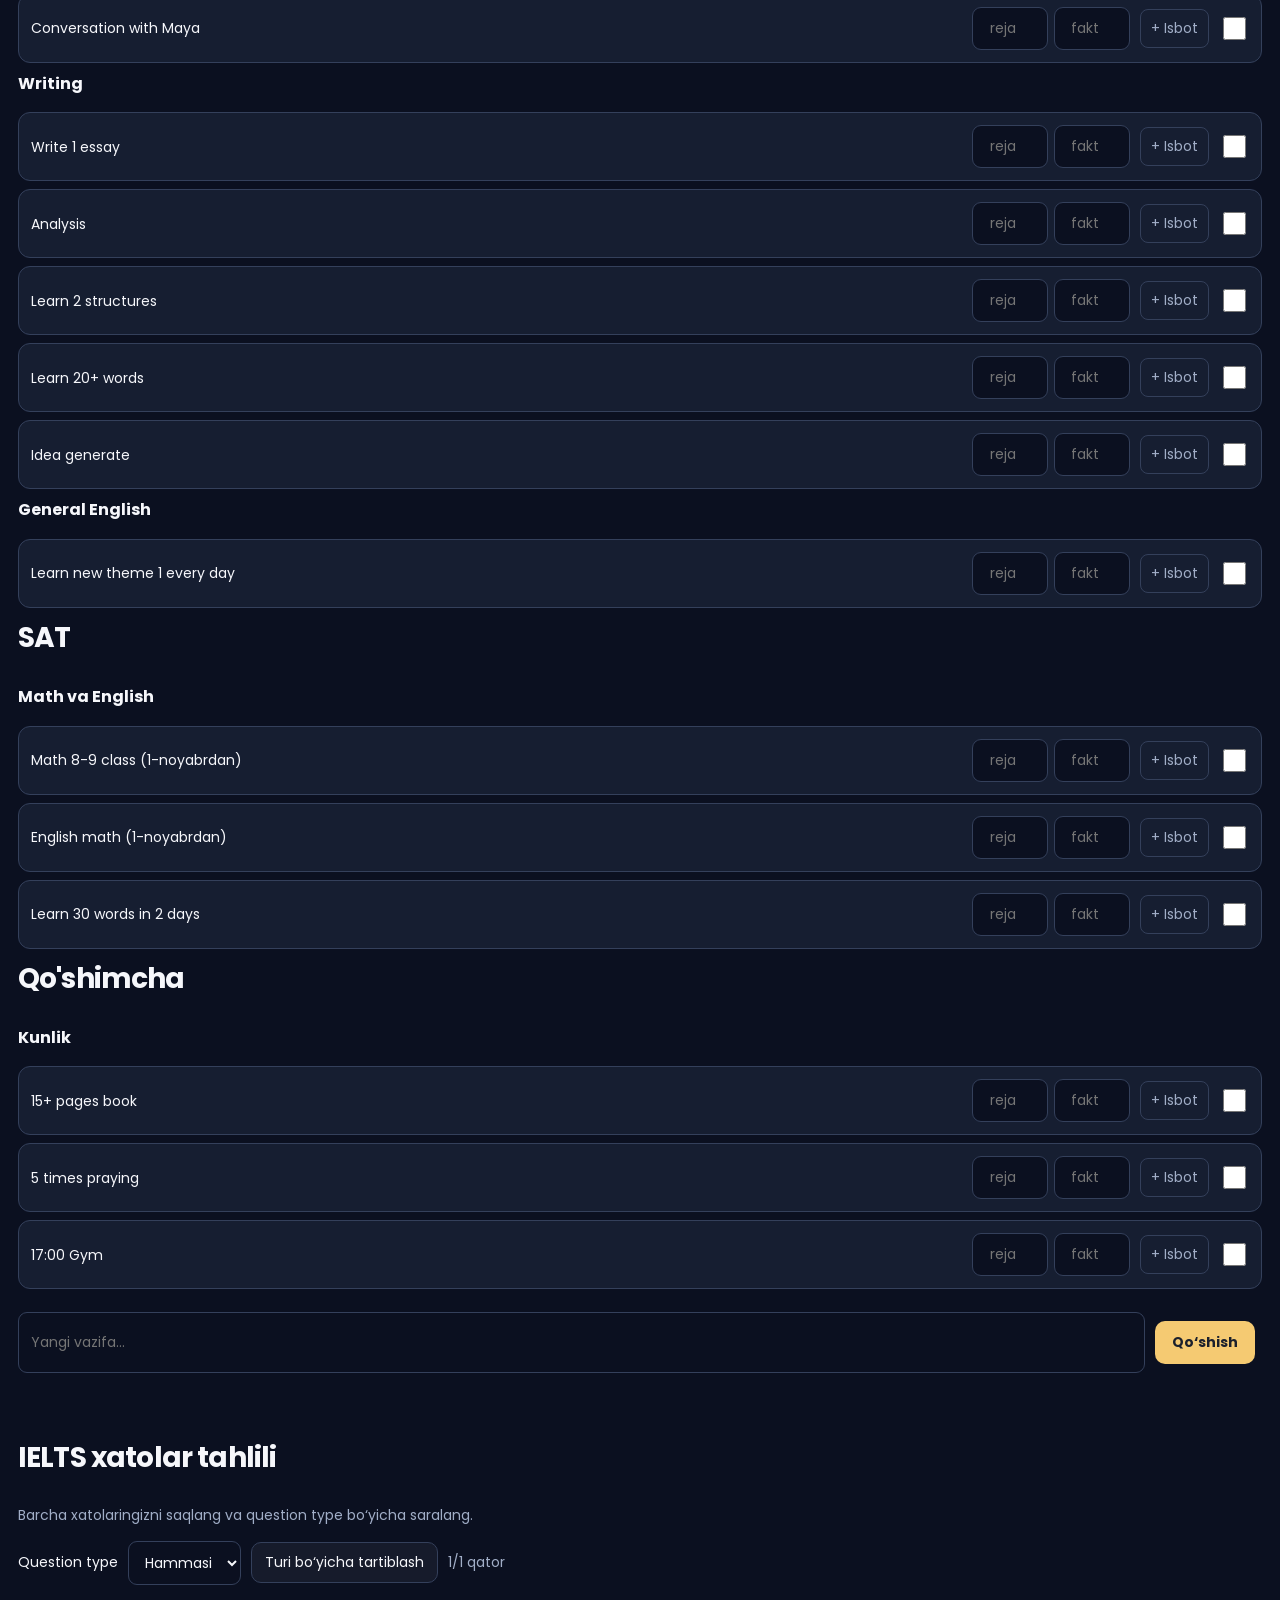
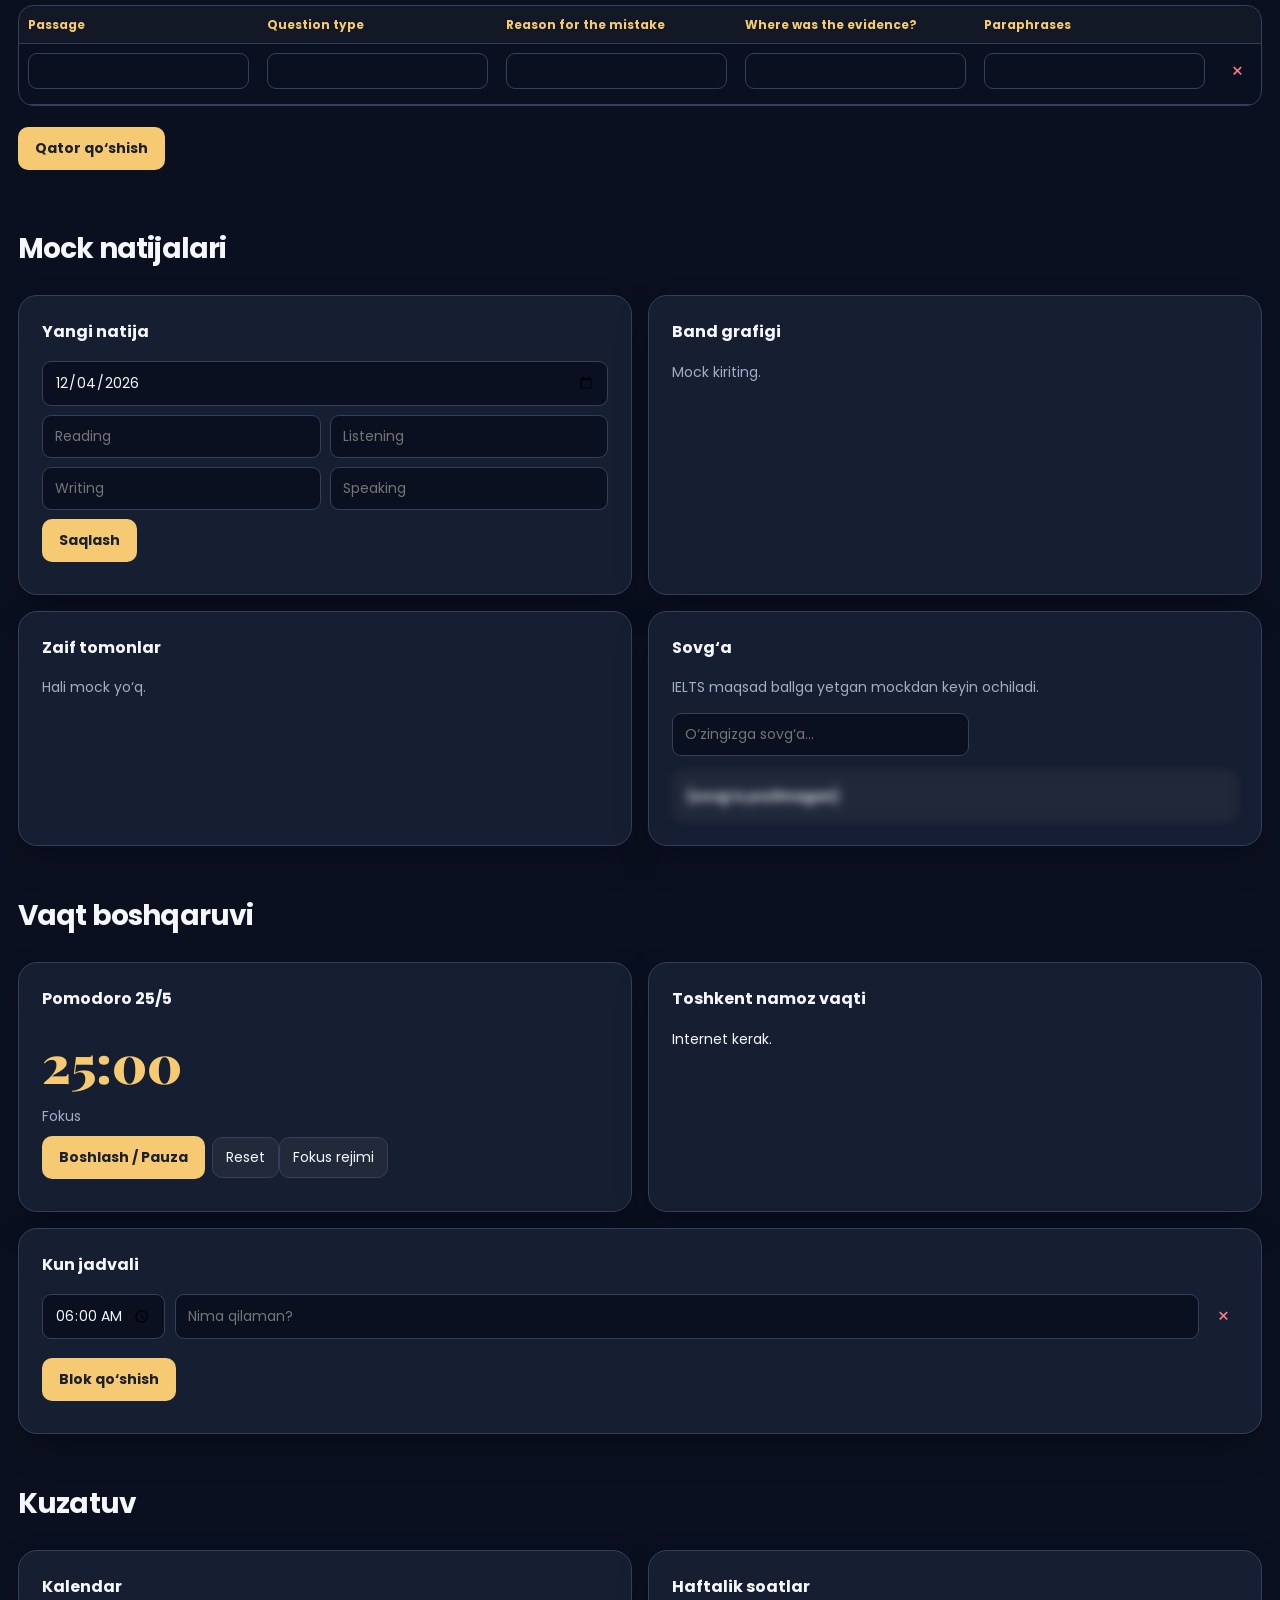
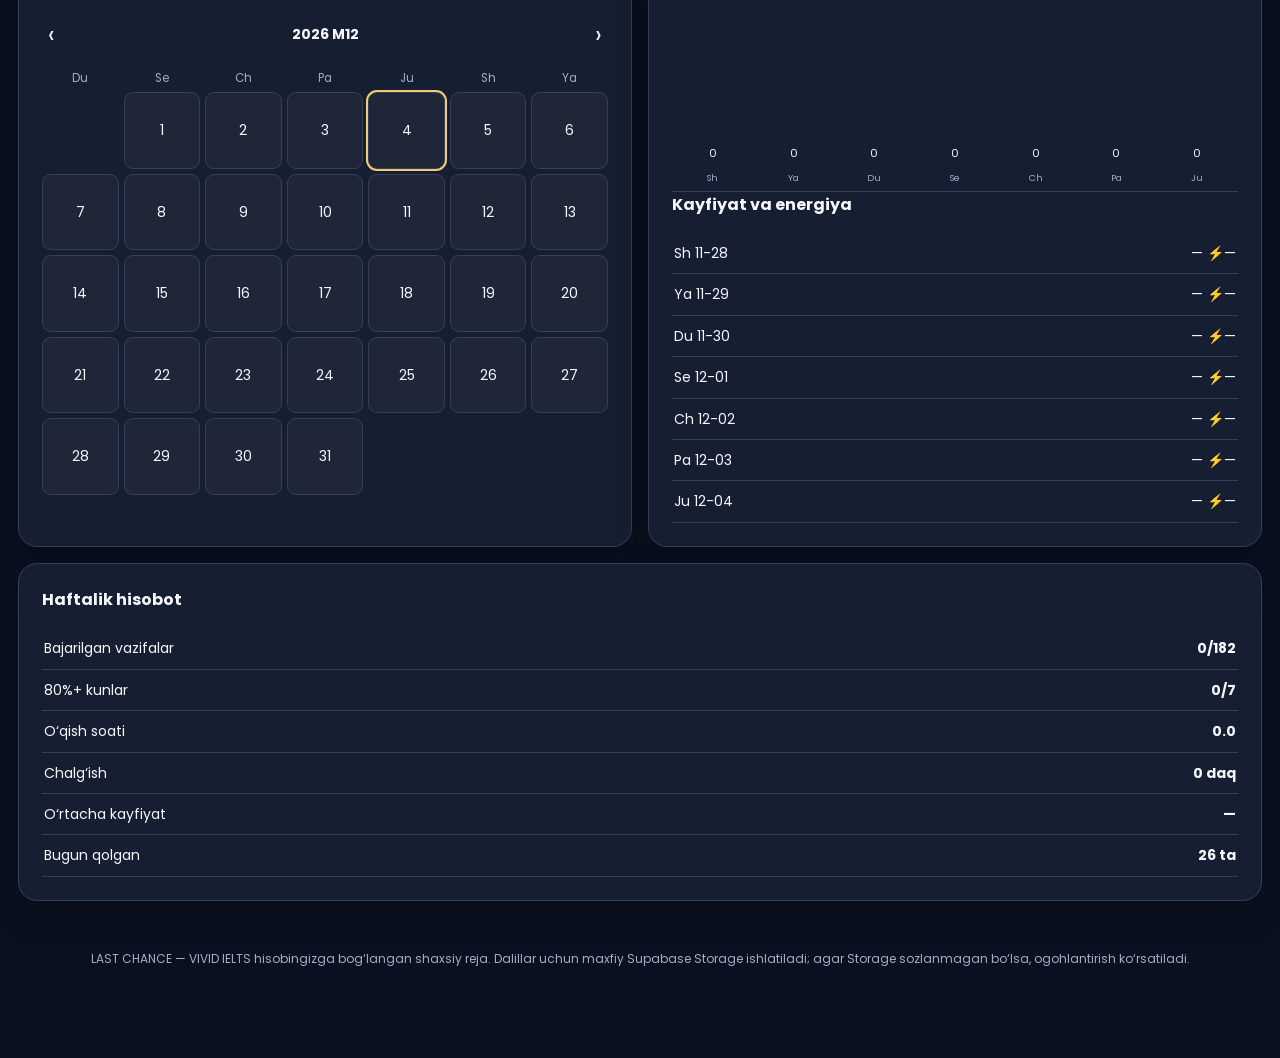
<file: last-chance/index.html>
<!doctype html>
<html lang="uz">
<head>
<meta charset="utf-8"><meta name="viewport" content="width=device-width,initial-scale=1">
<meta name="theme-color" content="#101524">
<title>LAST CHANCE — VIVID IELTS</title>
<link href="https://fonts.googleapis.com/css2?family=Playfair+Display:wght@700;900&family=Poppins:wght@400;500;600;700&display=swap" rel="stylesheet">
<link rel="stylesheet" href="style.css">
<script src="../supabase-loader.js" defer></script>
<script src="../supabase-config.js" defer></script>
<script src="app.js" defer></script>
<script src="embed-child.js" defer></script>
</head>
<body>
<header class="hero">
 <div class="parent-link"><a href="../index.html">← VIVID IELTS</a><span id="cloudStatus" role="status">Hisob tekshirilmoqda…</span><button class="ghost" type="button" data-a="sync">☁ Sinxronlash</button></div>
 <nav class="quicklinks" aria-label="LAST CHANCE bo‘limlari">
 <a href="#goals">Maqsad</a><a href="#today">Bugun</a><a href="#tasks">Vazifa</a><a href="#mist">Xatolar</a><a href="#mock">Mock</a><a href="#time">Vaqt</a><a href="#track">Kuzatuv</a><button class="ghost" data-a="print">PDF / Chop etish</button><button class="ghost" data-a="theme">Rejim</button>
 </nav>
 <div class="stamp">2027 NEW LIFE</div><h1>LAST <span>CHANCE</span></h1><p class="quote" id="quote"></p><div class="yr" id="yr"></div>
</header>
<main>
 <section id="goals"><div class="g" id="goalc"></div></section>
 <section id="today"><h2>Bugun</h2><div id="dash"></div></section>
 <section id="tasks"><h2>Kunlik vazifalar</h2><div id="tasklist"></div></section>
 <section id="mist"><h2>IELTS xatolar tahlili</h2><p class="sub">Barcha xatolaringizni saqlang va question type bo‘yicha saralang.</p>
  <div class="nav"><label for="qf">Question type</label><select id="qf"></select><button class="ghost" data-a="sortt">Turi bo‘yicha tartiblash</button><span class="sub" id="qc"></span></div>
  <div class="tw"><table><thead><tr><th>Passage</th><th>Question type</th><th>Reason for the mistake</th><th>Where was the evidence?</th><th>Paraphrases</th><th></th></tr></thead><tbody id="mb"></tbody></table></div>
  <button class="btn" data-a="addrow">Qator qo‘shish</button>
 </section>
 <section id="mock"><h2>Mock natijalari</h2><div class="g">
  <div class="card"><h3>Yangi natija</h3><div class="mf"><input type="date" id="md" aria-label="Mock sanasi"><input id="mr" placeholder="Reading" inputmode="decimal" aria-label="Reading"><input id="ml" placeholder="Listening" inputmode="decimal" aria-label="Listening"><input id="mw" placeholder="Writing" inputmode="decimal" aria-label="Writing"><input id="ms" placeholder="Speaking" inputmode="decimal" aria-label="Speaking"></div><button class="btn" data-a="addmock">Saqlash</button><div id="mlist"></div></div>
  <div class="card"><h3>Band grafigi</h3><div id="mchart"></div></div>
  <div class="card"><h3>Zaif tomonlar</h3><div id="weak"></div></div>
  <div class="card"><h3>Sovg‘a</h3><p class="sub">IELTS maqsad ballga yetgan mockdan keyin ochiladi.</p><input id="rwi" placeholder="O‘zingizga sovg‘a..." data-i="reward"><div id="rwv" class="rwv"></div></div>
 </div></section>
 <section id="time"><h2>Vaqt boshqaruvi</h2><div class="g">
  <div class="card"><h3>Pomodoro 25/5</h3><div class="big" id="pt">25:00</div><div id="pm" class="sub">Fokus</div><button class="btn" data-a="pstart">Boshlash / Pauza</button><button class="ghost" data-a="preset">Reset</button><button class="ghost" data-a="focus">Fokus rejimi</button></div>
  <div class="card"><h3>Toshkent namoz vaqti</h3><div class="pr" id="pray">Yuklanmoqda...</div></div>
  <div class="card wide"><h3>Kun jadvali</h3><div id="blocks"></div><button class="btn" data-a="addblk">Blok qo‘shish</button></div>
 </div></section>
 <section id="track"><h2>Kuzatuv</h2><div class="g">
  <div class="card"><h3>Kalendar</h3><div id="cal"></div></div>
  <div class="card"><h3>Haftalik soatlar</h3><div id="wh"></div><h3>Kayfiyat va energiya</h3><div id="wm"></div></div>
  <div class="card wide"><h3>Haftalik hisobot</h3><div id="rep"></div></div>
 </div></section>
 <p class="footnote">LAST CHANCE — VIVID IELTS hisobingizga bog‘langan shaxsiy reja. Dalillar uchun maxfiy Supabase Storage ishlatiladi; agar Storage sozlanmagan bo‘lsa, ogohlantirish ko‘rsatiladi.</p>
</main>
<div class="ov" id="ov" role="dialog" aria-modal="true" aria-label="Vazifa dalillari"><div class="box" id="box"></div></div>
<div class="ov focus" id="fo"><div><div class="big" id="ft">25:00</div><p id="fm" class="sub"></p><div><button class="btn" data-a="pstart">Boshlash / Pauza</button><button class="ghost" data-a="noise" data-v="rain">Yomg‘ir</button><button class="ghost" data-a="noise" data-v="white">Oq shovqin</button><button class="ghost" data-a="noise" data-v="off">Ovozsiz</button><button class="ghost" data-a="unfocus">Chiqish</button></div></div></div>
<div id="prt"></div>
</body></html>
</file>
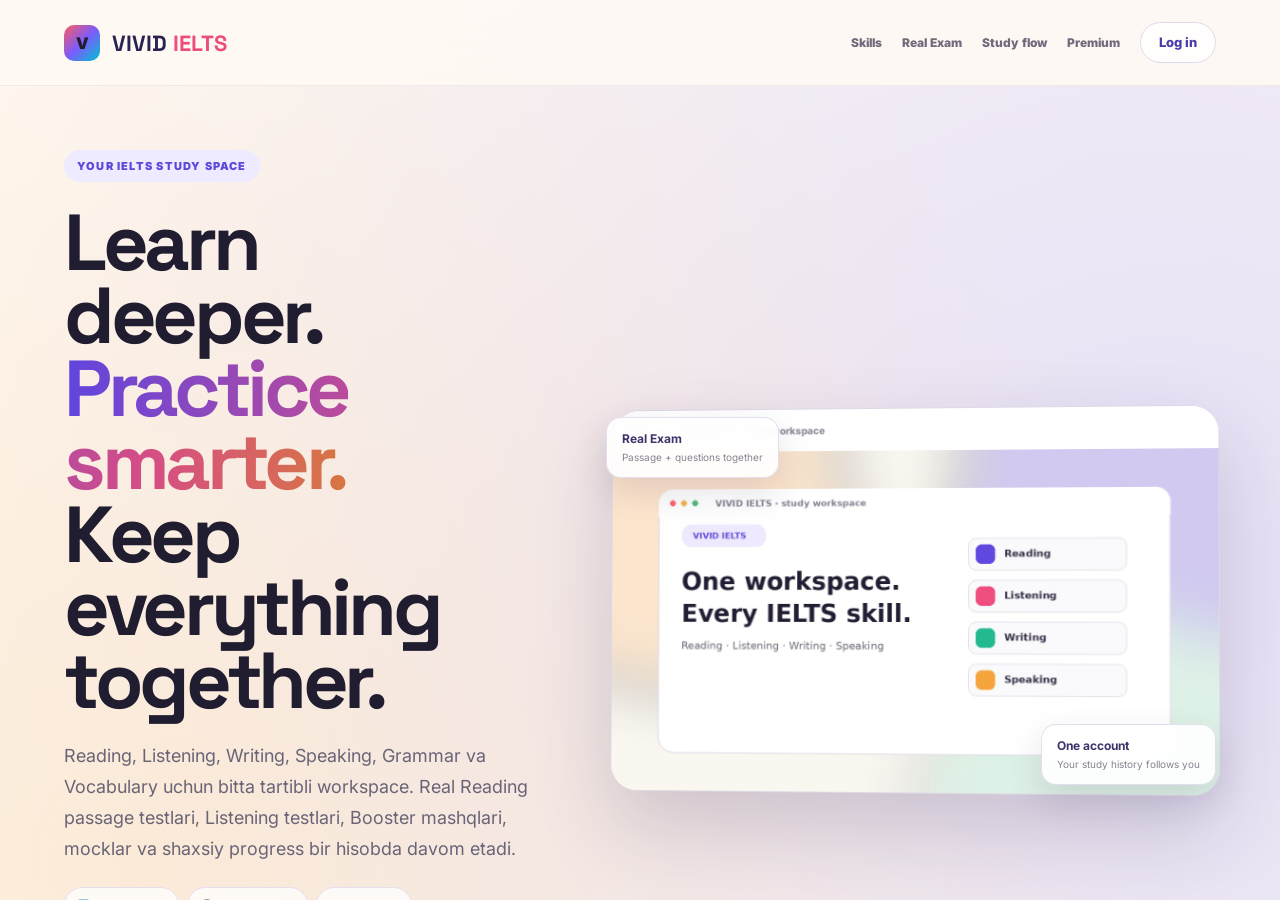
<file: auth.html>
<!doctype html><html lang="uz"><head><meta charset="utf-8"><meta name="viewport" content="width=device-width,initial-scale=1"><title>VIVID IELTS — Login</title><meta http-equiv="refresh" content="0; url=./index.html"></head><body><p><a href="./index.html">VIVID IELTS login</a></p><script>location.replace('./index.html');</script></body></html>
</file>
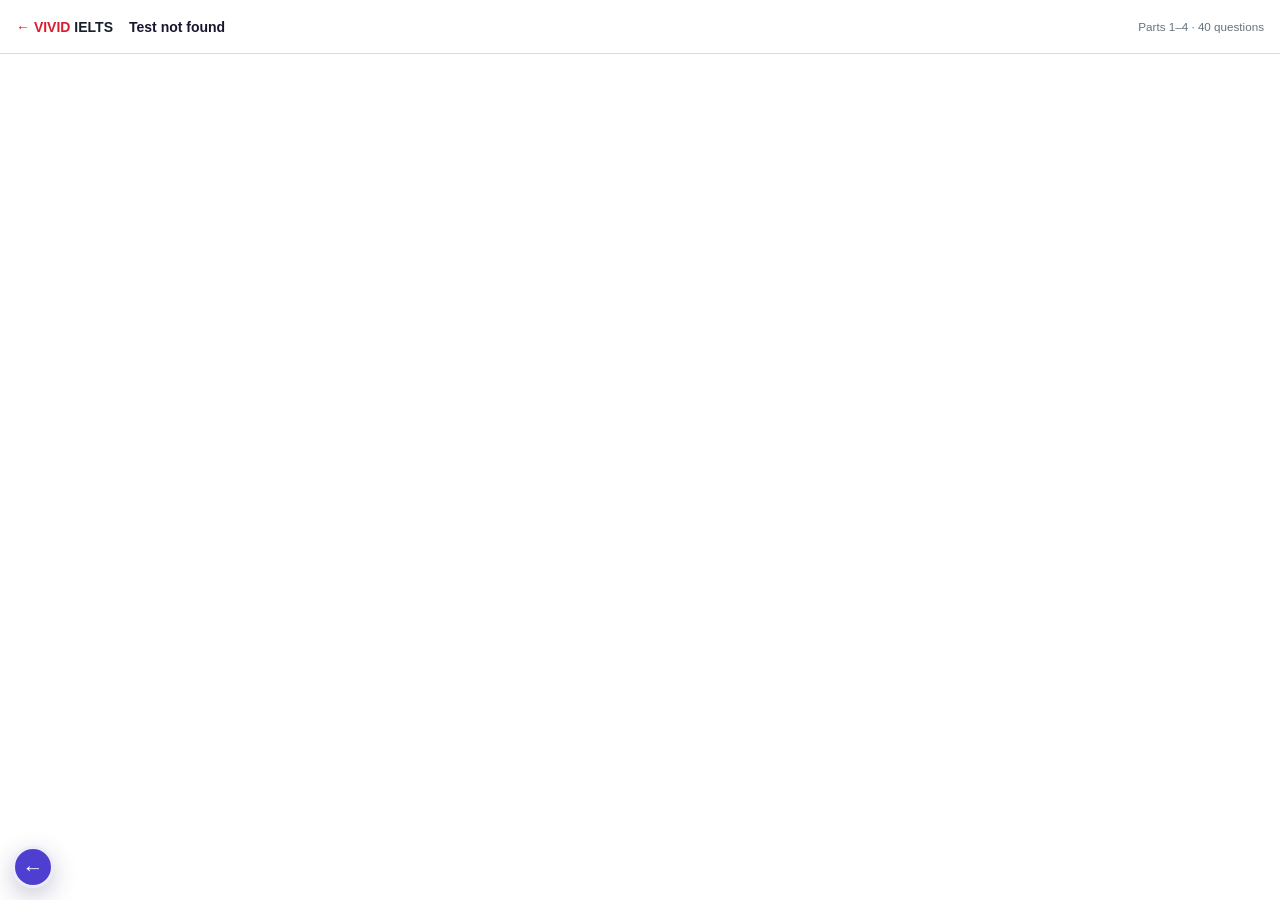
<file: exam.html>
<!doctype html>
<html lang="en">
<head>
  <meta charset="utf-8">
  <meta name="viewport" content="width=device-width,initial-scale=1">
  <title>Listening Test — VIVID IELTS</title>
  <style>
    *{box-sizing:border-box}html,body{margin:0;height:100%;font:14px Arial,sans-serif;color:#17202a;background:#fff}
    header{height:54px;display:flex;align-items:center;gap:16px;padding:0 16px;border-bottom:1px solid #d8dce1;background:#fff}
    a{text-decoration:none;font-weight:800;color:#d91e2d;white-space:nowrap}a span{color:#17202a}h1{font-size:14px;margin:0;white-space:nowrap;overflow:hidden;text-overflow:ellipsis;font-weight:600}
    small{color:#66717c;margin-left:auto;white-space:nowrap}iframe{display:block;width:100%;height:calc(100% - 54px);border:0;background:#fff}
    @media(max-width:620px){header{height:48px;gap:8px;padding:0 8px}h1{font-size:12px}small{display:none}iframe{height:calc(100% - 48px)}}
  </style>
<link rel="stylesheet" href="../max-bridge.css?v=1"><script src="../max-bridge.js?v=1" defer></script>
</head>
<body>
  <header><a href="../../index.html#listeningtests">← VIVID <span>IELTS</span></a><h1 id="title">Full Listening Practice</h1><small>Parts 1–4 · 40 questions</small></header>
  <iframe id="testFrame" title="Listening practice test" allow="fullscreen; autoplay"></iframe>
  <script>
    const test = new URLSearchParams(location.search).get('test') || '';
    if (/^new-listening-\d{2}$/.test(test)) {
      document.getElementById('testFrame').src = test + '.html';
      document.getElementById('title').textContent = 'Full Listening Test ' + Number(test.slice(-2));
    } else {
      document.getElementById('title').textContent = 'Test not found';
    }
  </script>
<script src="../activity-bridge-v15.js"></script>
</body>
</html>
</file>
<file: styles.css>
:root{--ink:#151a33;--muted:#73809a;--line:#e6e9f2;--surface:#fff;--bg:#f6f7fb;--purple:#5b46e8;--purple2:#7a65f4;--mint:#c9f7e8;--teal:#067f70;--coral:#f9ad80;--shadow:0 14px 36px rgba(28,36,78,.07);font-family:Inter,ui-sans-serif,system-ui,-apple-system,BlinkMacSystemFont,"Segoe UI",sans-serif;color:var(--ink)}*{box-sizing:border-box}html{scroll-behavior:smooth}body{margin:0;background:var(--bg);font-size:16px;line-height:1.5}button,input,select{font:inherit}button{cursor:pointer}button:disabled{cursor:not-allowed;opacity:.48}button:focus-visible,input:focus-visible,select:focus-visible{outline:3px solid #9a8cff;outline-offset:2px}a{color:inherit;text-decoration:none}.app-shell{display:grid;grid-template-columns:258px minmax(0,1fr);min-height:100vh}.sidebar{background:#fff;border-right:1px solid var(--line);padding:27px 18px;display:flex;flex-direction:column;position:sticky;top:0;height:100vh}.brand{display:flex;align-items:center;gap:12px;padding:1px 9px 34px}.brand-mark{width:39px;height:39px;display:grid;place-items:center;border-radius:12px;background:var(--purple);color:#fff;font-size:28px;line-height:1;box-shadow:0 8px 17px #5b46e84a}.brand strong{display:block;font-size:19px;line-height:1.15;letter-spacing:-.045em}.brand small{display:block;color:var(--muted);font-size:12px;margin-top:2px}.sidebar-label{font-size:11px;font-weight:800;letter-spacing:.13em;color:#a4acc0;margin:6px 12px 10px}.practice-label{margin-top:25px}.nav-list{display:grid;gap:5px}.nav-item{border:0;text-align:left;background:transparent;color:#505b74;border-radius:11px;min-height:46px;padding:9px 12px;font-weight:650;display:flex;align-items:center;gap:12px;font-size:14px;white-space:nowrap}.nav-item span{font-size:19px;width:22px;text-align:center;font-weight:500}.nav-item b{margin-left:auto;background:#edf0f8;color:#7d869c;border-radius:99px;padding:2px 8px;font-size:11px}.nav-item.active{background:#edeafe;color:#4a35db}.nav-item.active b{background:#ddd6ff;color:#4a35db}.nav-item:hover:not(.active){background:#f5f6fb}.sidebar-bottom{margin-top:auto;background:#f4f1ff;padding:17px;border-radius:16px}.sidebar-bottom-icon{display:block;color:var(--purple);font-size:22px}.sidebar-bottom strong{font-size:13px}.sidebar-bottom p{color:#70718e;font-size:12px;line-height:1.5;margin:5px 0 0}.main-area{min-width:0}.topbar{height:76px;background:#fff;border-bottom:1px solid var(--line);display:flex;align-items:center;justify-content:space-between;padding:0 clamp(20px,3vw,47px);gap:18px}.eyebrow{font-size:11px;font-weight:800;letter-spacing:.12em;color:#8a93a8}.top-dot{display:inline-block;width:4px;height:4px;border-radius:50%;background:#a5acc2;vertical-align:middle;margin:0 5px}.top-actions{display:flex;align-items:center;gap:15px}.search-box{display:flex;align-items:center;gap:8px;border:1px solid var(--line);border-radius:12px;background:#f8f9fc;height:40px;padding:0 12px;color:#98a1b6;min-width:285px}.search-box span{font-size:25px;line-height:1}.search-box input{border:0;outline:none!important;background:transparent;min-width:0;width:100%;font-size:13px;color:var(--ink)}.search-box:focus-within{border-color:#ab9dff;box-shadow:0 0 0 3px #eeeaff}.avatar{display:grid;place-items:center;width:36px;height:36px;border-radius:50%;font-size:14px;font-weight:800;color:#fff;background:linear-gradient(135deg,#3d2da9,#8d79fc)}.content-wrap{max-width:1540px;margin:0 auto;padding:31px clamp(20px,3vw,47px) 60px}.page-heading{display:flex;justify-content:space-between;align-items:flex-end;gap:14px;margin-bottom:22px}.page-heading h1{font-size:clamp(26px,2.7vw,37px);line-height:1.12;letter-spacing:-.055em;margin:2px 0 6px}.page-heading p{font-size:14px;color:var(--muted);margin:0}.overline{font-weight:850;color:var(--purple);letter-spacing:.13em;font-size:11px}.heading-badge{font-size:12px;font-weight:750;background:#e7e2ff;color:#4e39c8;padding:8px 12px;border-radius:100px;white-space:nowrap}.stats-row{display:grid;grid-template-columns:repeat(3,minmax(0,1fr));gap:13px;margin-bottom:23px}.stat-card{background:#fff;border:1px solid var(--line);border-radius:15px;padding:17px 20px;display:flex;align-items:center;gap:14px;box-shadow:0 4px 14px rgba(28,36,78,.025)}.stat-icon{display:grid;place-items:center;width:41px;height:41px;border-radius:12px;background:#eae6ff;color:#5a47e7;font-size:21px;flex:none}.stat-icon.green{background:#dcf7eb;color:#119c70}.stat-icon.orange{background:#fff0dd;color:#c97820}.stat-value{font-size:24px;line-height:1.13;font-weight:850;letter-spacing:-.05em}.stat-label{font-size:12px;color:var(--muted);margin-top:1px}.study-layout{display:grid;grid-template-columns:minmax(280px,.9fr) minmax(370px,1.1fr);gap:19px;align-items:start}.panel{background:var(--surface);border:1px solid var(--line);border-radius:19px;box-shadow:var(--shadow)}.decks-panel{padding:22px;min-width:0}.section-heading{display:flex;align-items:center;justify-content:space-between;gap:10px;margin-bottom:12px}.section-heading h2{font-size:18px;letter-spacing:-.035em;line-height:1.2;margin:0}.section-heading small{font-size:12px;color:var(--muted);white-space:nowrap}.panel-intro{font-size:13px;color:var(--muted);margin:0 0 15px}.deck-grid{display:grid;grid-template-columns:repeat(2,minmax(0,1fr));gap:10px}.deck{border:1px solid var(--line);background:#fff;text-align:left;min-height:106px;border-radius:13px;padding:13px;transition:.16s transform,.16s box-shadow,.16s border-color}.deck:hover{transform:translateY(-2px);box-shadow:0 9px 20px #1e246014}.deck.active{border-color:#806cf3;background:#f7f5ff;box-shadow:0 0 0 2px #806cf31c}.deck-top{display:flex;align-items:center;justify-content:space-between;gap:5px}.deck-icon{display:grid;place-items:center;width:25px;height:25px;border-radius:7px;background:#eae6ff;color:var(--purple);font-size:13px;font-weight:900}.deck-index{color:#a0a7b8;font-size:11px;font-weight:800}.deck strong{display:block;font-size:14px;margin:8px 0 2px}.deck small{color:var(--muted);font-size:11px}.progress-track{width:100%;height:5px;border-radius:9px;background:#e9eaf2;overflow:hidden;margin-top:11px}.progress-fill{height:100%;background:#745fec;border-radius:9px}.pager{display:flex;align-items:center;justify-content:space-between;gap:8px;margin-top:16px;font-size:12px;color:var(--muted)}.pager button,.small-button{border:1px solid var(--line);background:#fff;border-radius:9px;padding:6px 10px;font-weight:700;color:#4f5a73;font-size:12px}.card-panel{padding:23px;min-width:0}.card-panel-header{display:flex;justify-content:space-between;align-items:center;gap:8px;margin-bottom:16px;font-size:12px;color:var(--muted);font-weight:750}.pill{border-radius:99px;background:#f1efff;color:#5d46db;padding:6px 10px;font-size:11px;font-weight:800}.flashcard{position:relative;min-height:330px;width:100%;border:0;border-radius:19px;background:linear-gradient(140deg,#251a89 0%,#5136d7 58%,#8066f4 100%);color:#fff;display:flex;flex-direction:column;align-items:center;justify-content:center;text-align:center;padding:40px 34px;overflow:hidden;box-shadow:0 22px 30px #4e39c92b;transition:transform .2s ease,background .2s ease}.flashcard:hover{transform:translateY(-2px)}.flashcard::after{content:"";position:absolute;width:290px;height:290px;right:-175px;top:-190px;border:1px solid #ffffff26;border-radius:50%;box-shadow:0 0 0 35px #ffffff09,0 0 0 75px #ffffff07}.flashcard.back{background:#f7f5ff;color:var(--ink);border:1px solid #dfdafa;box-shadow:0 15px 30px #5443cc16;align-items:stretch}.flash-label{font-size:11px;letter-spacing:.17em;font-weight:850;opacity:.75;position:relative;z-index:1}.flash-word{font-size:clamp(29px,3vw,43px);font-weight:800;letter-spacing:-.055em;line-height:1.16;margin:17px 0 7px;overflow-wrap:anywhere;position:relative;z-index:1}.flash-pron{font-size:14px;opacity:.83;position:relative;z-index:1}.flash-hint{position:absolute;bottom:20px;font-size:12px;opacity:.72}.card-back-wrap{text-align:left;width:100%;position:relative;z-index:1}.card-back-wrap .flash-label{color:#7468cb}.back-translation{font-size:clamp(20px,2vw,27px);line-height:1.24;font-weight:800;letter-spacing:-.035em;margin:8px 0 19px;overflow-wrap:anywhere}.back-line{border-top:1px solid #ddd8f4;padding-top:11px;margin-top:11px}.back-line small{display:block;color:#7d6ec0;font-weight:850;letter-spacing:.08em;font-size:10px}.back-line p{font-size:14px;color:#343c56;line-height:1.42;margin:3px 0 0;overflow-wrap:anywhere}.card-tools{display:flex;align-items:center;justify-content:space-between;gap:8px;margin:17px 0 18px}.tool-btn{background:#f6f7fb;border:1px solid var(--line);border-radius:10px;color:#505a72;padding:9px 12px;font-size:12px;font-weight:750}.tool-btn.speaker{background:#eeeaff;color:#4c36c8;border-color:transparent}.card-actions{display:flex;justify-content:center;gap:9px}.action-btn{border:0;border-radius:10px;padding:12px 15px;font-size:13px;font-weight:850;min-height:44px}.action-btn.learn{background:#fff2e5;color:#a96522}.action-btn.flip{background:#f1f2f8;color:#4d5770}.action-btn.know,.primary-btn{background:var(--purple);color:#fff}.action-btn.know:hover,.primary-btn:hover{background:#4c35d4}.topic-chips{display:flex;flex-wrap:wrap;gap:8px;margin-bottom:19px}.topic-chip{border:1px solid var(--line);background:#fff;color:#536078;border-radius:99px;padding:8px 12px;font-weight:750;font-size:12px}.topic-chip.active{background:#eae6ff;border-color:#c4b9ff;color:#4c35ce}.topic-chip b{margin-left:6px;font-size:10px;color:inherit;opacity:.7}.empty-state{text-align:center;padding:62px 20px;background:#fff;border:1px dashed #d4d9e6;border-radius:18px;color:var(--muted)}.empty-state strong{display:block;color:var(--ink);font-size:18px}.empty-state p{font-size:13px}.loading{text-align:center;padding:120px 20px;color:var(--muted)}.spinner{display:inline-block;width:15px;height:15px;border:2px solid #dfdafa;border-top-color:var(--purple);border-radius:50%;animation:spin .7s linear infinite;vertical-align:middle;margin-right:6px}@keyframes spin{to{transform:rotate(360deg)}}.games-toolbar{background:#fff;border:1px solid var(--line);border-radius:15px;padding:15px;display:flex;align-items:center;gap:12px;flex-wrap:wrap;margin:0 0 17px}.games-toolbar label{font-weight:800;font-size:13px}.games-toolbar select{border:1px solid var(--line);border-radius:10px;padding:9px 10px;background:#f9fafc;min-width:235px;color:var(--ink);font-size:13px}.games-toolbar span{font-size:12px;color:var(--muted)}.games-grid{display:grid;grid-template-columns:repeat(3,minmax(0,1fr));gap:14px}.game-tile{border:0;border-radius:17px;min-height:167px;padding:20px;color:#fff;text-align:left;display:flex;flex-direction:column;align-items:flex-start;transition:.18s transform,.18s box-shadow}.game-tile:hover{transform:translateY(-4px);box-shadow:0 15px 25px #20204026}.game-tile .game-icon{font-size:27px;margin-bottom:14px}.game-tile strong{font-size:18px;line-height:1.2}.game-tile small{font-size:12px;line-height:1.4;opacity:.88;margin-top:7px}.g-purple{background:linear-gradient(135deg,#4a34b5,#785ff3)}.g-blue{background:linear-gradient(135deg,#0077a7,#17a5d0)}.g-green{background:linear-gradient(135deg,#088c68,#26bd8c)}.g-orange{background:linear-gradient(135deg,#d57119,#f09635)}.g-red{background:linear-gradient(135deg,#aa1749,#db3457)}.g-violet{background:linear-gradient(135deg,#6c3ac0,#a15bda)}.g-pink{background:linear-gradient(135deg,#b5207b,#e252ae)}.game-stage{background:#fff;border:1px solid var(--line);border-radius:19px;padding:24px;min-height:380px;box-shadow:var(--shadow)}.game-top{display:flex;align-items:center;gap:12px;justify-content:space-between;margin-bottom:18px}.game-top h2{font-size:20px;margin:0}.game-top small{color:var(--muted)}.game-progress{height:7px;background:#ecedf5;border-radius:20px;overflow:hidden;margin:0 0 26px}.game-progress span{height:100%;display:block;background:var(--purple);transition:width .25s}.quiz-prompt{font-size:12px;color:var(--muted);text-transform:uppercase;letter-spacing:.09em;font-weight:800;text-align:center}.quiz-word{font-size:clamp(23px,3vw,34px);line-height:1.25;letter-spacing:-.03em;margin:8px auto 24px;text-align:center;max-width:680px;overflow-wrap:anywhere}.choices{display:grid;grid-template-columns:repeat(2,minmax(0,1fr));gap:10px}.choice{background:#fbfbfe;border:1px solid #e2e5ef;border-radius:12px;min-height:57px;padding:12px 15px;text-align:left;color:#303a55;font-weight:700;font-size:14px;line-height:1.4}.choice:hover:not(:disabled){border-color:#7b69ea;background:#f6f3ff}.choice.right{background:#e4f8ef;border-color:#43c495;color:#086d4f}.choice.wrong{background:#fff0ed;border-color:#f4a49a;color:#a04236}.feedback{text-align:center;font-size:13px;font-weight:750;min-height:24px;margin:14px 0}.feedback.good{color:#07866a}.feedback.bad{color:#bf594e}.pair-grid{display:grid;grid-template-columns:1fr 1fr;gap:12px}.pair-col{display:grid;gap:8px;align-content:start}.pair{min-height:52px;text-align:left;border:1px solid #e0e4ef;background:#fafbfe;border-radius:10px;padding:10px 12px;font-size:13px;line-height:1.35;font-weight:700;color:#35415b;overflow-wrap:anywhere}.pair.selected{border-color:#715be8;background:#eeeaff}.pair.matched{background:#ddf7e9;border-color:#9cdbbd;color:#157858;opacity:.65}.game-input{display:block;width:min(100%,550px);margin:18px auto 12px;border:1px solid #cbd1e2;border-radius:12px;padding:13px 15px;background:#fff;color:var(--ink);font-size:17px}.center-actions{display:flex;justify-content:center;gap:9px;flex-wrap:wrap;margin:15px auto}.primary-btn{border:0;border-radius:10px;padding:11px 17px;font-size:13px;font-weight:850}.secondary-btn{border:1px solid var(--line);border-radius:10px;padding:10px 15px;color:#4e5973;background:#fff;font-size:13px;font-weight:800}.score-hero{text-align:center;padding:45px 15px}.score-hero .trophy{font-size:45px}.score-hero h2{font-size:32px;letter-spacing:-.05em;margin:10px 0}.score-hero p{color:var(--muted);font-size:14px}.sentence-tokens{display:flex;gap:7px;flex-wrap:wrap;justify-content:center;min-height:48px;margin:16px 0}.token{border:1px solid #d8d2fa;border-radius:9px;background:#f6f3ff;color:#503dba;padding:8px 11px;font-size:13px;font-weight:750}.answer-zone{min-height:70px;border:2px dashed #cbc4ef;border-radius:12px;padding:10px;display:flex;flex-wrap:wrap;gap:7px;align-items:center;justify-content:center;color:#9a95b4;font-size:13px}.game-card{min-height:240px}.result-grid{display:grid;grid-template-columns:repeat(2,minmax(0,1fr));gap:13px}.result-box{padding:22px;border:1px solid var(--line);border-radius:16px;background:#fff}.result-box small{display:block;color:var(--muted);font-size:12px}.result-box strong{font-size:28px;letter-spacing:-.05em}.note{font-size:12px;color:var(--muted);margin-top:18px}.toast{position:fixed;bottom:22px;right:22px;background:#22274a;color:#fff;border-radius:11px;padding:11px 16px;box-shadow:0 15px 35px #141a3c38;font-size:13px;font-weight:750;opacity:0;pointer-events:none;transform:translateY(12px);transition:.2s;z-index:20}.toast.show{opacity:1;transform:translateY(0)}@media(max-width:1180px){.app-shell{grid-template-columns:215px minmax(0,1fr)}.sidebar{padding:22px 11px}.brand{padding-left:6px}.study-layout{grid-template-columns:minmax(230px,.85fr) minmax(300px,1.15fr)}.games-grid{grid-template-columns:repeat(2,minmax(0,1fr))}.eyebrow{display:none}}@media(max-width:820px){.app-shell{display:block}.sidebar{height:auto;position:sticky;top:0;z-index:10;padding:10px 14px 0;box-shadow:0 5px 16px #151a330d}.brand{display:inline-flex;padding:0 0 9px}.brand-mark{width:32px;height:32px;font-size:21px;border-radius:9px}.brand strong{font-size:16px}.sidebar-label,.sidebar-bottom,.practice-label{display:none}.sidebar .nav-list{display:inline-flex;gap:3px;max-width:100%;overflow:auto;vertical-align:bottom;scrollbar-width:none}.sidebar .nav-list::-webkit-scrollbar{display:none}.sidebar nav+.nav-list{display:inline-flex}.nav-item{min-height:37px;padding:6px 9px;font-size:12px;gap:5px}.nav-item span{font-size:15px;width:16px}.nav-item b{display:none}.topbar{height:57px;padding:0 18px}.search-box{width:min(70vw,370px);min-width:0}.avatar{display:none}.content-wrap{padding:23px 16px 50px}.study-layout{grid-template-columns:1fr}.card-panel{grid-row:1}.deck-grid{grid-template-columns:repeat(3,minmax(0,1fr))}}@media(max-width:570px){.brand{display:none}.sidebar{padding:8px 10px}.sidebar .nav-list{width:100%}.nav-item{flex:none}.nav-item span{display:none}.topbar{height:56px}.top-actions,.search-box{width:100%}.page-heading{align-items:flex-start}.heading-badge{display:none}.stats-row{gap:8px}.stat-card{padding:12px;gap:7px}.stat-icon{width:29px;height:29px;font-size:16px;border-radius:8px}.stat-value{font-size:19px}.stat-label{font-size:10px;line-height:1.1}.deck-grid{grid-template-columns:repeat(2,minmax(0,1fr))}.card-panel,.decks-panel{padding:15px}.flashcard{min-height:310px;padding:30px 22px}.back-line p{font-size:13px}.games-grid{grid-template-columns:repeat(2,minmax(0,1fr));gap:9px}.game-tile{padding:15px;min-height:145px}.game-tile strong{font-size:15px}.game-tile small{font-size:11px}.choices{grid-template-columns:1fr}.result-grid{grid-template-columns:1fr}.game-stage{padding:16px}.pair-grid{gap:7px}.pair{font-size:12px;padding:8px}}

.deck-wrap{min-width:0}.deck-wrap .deck{width:100%;border-radius:13px 13px 0 0;min-height:100px}.deck-quiz{width:100%;border:1px solid #dcd6ff;border-top:0;background:#f5f2ff;color:#513cc7;border-radius:0 0 11px 11px;padding:8px 7px;font-size:11px;font-weight:800;text-align:center}.deck-quiz:hover{background:#e8e2ff}.quiz-pack-main{display:block;width:100%;margin-top:18px;border:1px solid #c9bfff;border-radius:12px;background:#eeeaff;color:#4b35c9;padding:13px 16px;font-weight:850;font-size:13px}.quiz-pack-main:hover{background:#e4dcff}.game-count{display:inline-block;margin-top:auto;padding-top:13px;font-size:12px;font-weight:850;color:#fff}.sprint-pause{text-align:center;padding:75px 20px}.sprint-pause strong{font-size:25px;letter-spacing:-.035em}.sprint-pause p{color:var(--muted);font-size:14px;margin:9px auto 25px}.search-toolbar{display:flex;align-items:center;gap:12px;background:#fff;border:1px solid var(--line);border-radius:15px;padding:13px 16px;margin-bottom:18px}.search-toolbar label{font-size:13px;font-weight:850}.search-toolbar input{border:1px solid #dce0ee;border-radius:10px;padding:10px 13px;min-width:0;width:min(100%,500px);color:var(--ink);background:#fafbff}.search-toolbar span{font-size:12px;color:var(--muted)}.search-layout{display:grid;grid-template-columns:minmax(320px,.95fr) minmax(360px,1.05fr);gap:18px;align-items:start}.search-list-panel{padding:22px;min-width:0}.search-results{display:grid;gap:7px;max-height:640px;overflow-y:auto;padding-right:4px}.search-result{display:flex;align-items:flex-start;justify-content:space-between;gap:10px;text-align:left;border:1px solid var(--line);background:#fff;border-radius:11px;padding:11px 12px;min-width:0}.search-result:hover,.search-result.active{background:#f4f1ff;border-color:#afa1fa}.search-result strong{display:block;font-size:13px;line-height:1.3;overflow-wrap:anywhere}.search-result small{display:block;color:var(--muted);font-size:10px;margin-top:4px}.search-translation{color:#56617a;font-size:12px;text-align:right;max-width:43%;overflow-wrap:anywhere}.search-detail{position:sticky;top:95px}@media(max-width:1000px){.search-layout{grid-template-columns:1fr}.search-detail{position:static;grid-row:1}.search-results{max-height:none}}@media(max-width:570px){.search-toolbar{flex-wrap:wrap}.search-toolbar input{width:100%;order:3}.search-result{padding:10px}.deck-quiz{font-size:10px}}

.deck-wrap .deck-quiz{border-radius:0;border-bottom:0}.deck-games{width:100%;border:1px solid #c7e8dc;border-top:0;background:#effbf5;color:#137761;border-radius:0 0 11px 11px;padding:9px 7px;font-size:10px;line-height:1.25;font-weight:850;text-align:center}.deck-games:hover{background:#ddf5e8}.pack-games-main{display:block;width:100%;margin-top:9px;border:1px solid #b7e4d3;border-radius:12px;background:#e8f9f1;color:#0e775b;padding:13px 16px;font-weight:850;font-size:13px}.pack-games-main:hover{background:#d4f4e6}.page-back-row{display:flex;align-items:center;justify-content:space-between;gap:10px;margin:0 0 18px}.page-back,.page-close{border:1px solid var(--line);border-radius:10px;background:#fff;color:#4c5872;padding:9px 12px;font-size:12px;font-weight:800}.page-back:hover{background:#f5f3ff;border-color:#c7bdf8;color:#4e3aca}.page-close{background:#fff4f2;border-color:#f3d5d0;color:#ad5146}.page-close:hover{background:#ffe8e2}.pack-game-intro{background:#eaf8f2;border:1px solid #c6ead9;color:#206b55;border-radius:14px;padding:14px 17px;margin-bottom:18px;font-size:13px;font-weight:700}.game-head-actions{display:flex;align-items:center;justify-content:flex-end;gap:9px;flex-wrap:wrap}.game-head-actions small{margin-right:5px}.game-exit{border:1px solid #efccc7;border-radius:9px;padding:7px 10px;background:#fff4f2;color:#ae5147;font-size:12px;font-weight:850;white-space:nowrap}.game-exit:hover{background:#ffe8e2}@media(max-width:720px){.game-top{align-items:flex-start;flex-direction:column}.game-head-actions{justify-content:space-between;width:100%}.game-head-actions small{flex-basis:100%;margin:0}.page-back-row{margin-bottom:14px}}@media(max-width:570px){.deck-games{font-size:10px}.game-exit span,.page-close span{display:none}.game-exit,.page-close{min-width:38px}}

.card-tool-group{display:flex;gap:7px;flex-wrap:wrap}.tool-btn.is-favorite{background:#fff1c9;border-color:#f3d688;color:#865d0b}.mistake-note{margin:10px 0 0;color:#ae5c36;font-size:12px;font-weight:700}.favorite-panel{margin-top:18px}.custom-pack-grid{display:grid;grid-template-columns:repeat(3,minmax(0,1fr));gap:10px}.custom-pack-card{background:#f8f7ff;border:1px solid #ded9fb;border-radius:12px;padding:14px;min-width:0}.custom-pack-card strong{display:block;font-size:14px;overflow-wrap:anywhere}.custom-pack-card small{display:block;color:var(--muted);margin:4px 0 12px}.custom-pack-card div{display:flex;gap:6px;flex-wrap:wrap}.favorite-form{display:flex;gap:9px;align-items:center;flex-wrap:wrap;margin:14px 0}.favorite-form input{border:1px solid #dce0ec;border-radius:10px;padding:10px 12px;min-width:220px;flex:1;max-width:400px}.favorite-list{display:grid;grid-template-columns:repeat(2,minmax(0,1fr));gap:8px}.favorite-row{display:flex;align-items:center;gap:10px;text-align:left;border:1px solid var(--line);border-radius:11px;background:#fff;padding:10px 12px;min-width:0}.favorite-row.selected{background:#f2eeff;border-color:#ab9cf5}.favorite-check{display:grid;place-items:center;width:24px;height:24px;border-radius:7px;flex:none;background:#eae6ff;color:#563dd5;font-weight:900}.favorite-row strong{display:block;font-size:13px;overflow-wrap:anywhere}.favorite-row small{display:block;color:var(--muted);font-size:11px;overflow-wrap:anywhere}.speaking-panel{padding:24px;margin:0 0 18px}.speaking-question{background:linear-gradient(135deg,#312398,#6550dc);color:#fff;border-radius:15px;padding:26px;font-size:clamp(20px,2.5vw,28px);line-height:1.3;font-weight:800;letter-spacing:-.035em;margin:14px 0 19px}.speaking-phrases{display:grid;grid-template-columns:repeat(2,minmax(0,1fr));gap:9px}.speaking-phrase{border:1px solid #e2e5ef;border-radius:11px;background:#fafbfe;text-align:left;padding:12px 14px;min-width:0}.speaking-phrase.selected{border-color:#6c59e5;background:#eeeaff}.speaking-phrase strong{display:block;font-size:14px;overflow-wrap:anywhere}.speaking-phrase small{display:block;font-size:11px;color:var(--muted);margin-top:4px;overflow-wrap:anywhere}.speaking-selection{text-align:right;color:var(--muted);font-size:12px;font-weight:800}.speaking-record{display:flex;align-items:center;justify-content:space-between;gap:15px;background:#f6f8fc;border:1px solid var(--line);border-radius:14px;padding:17px;margin-top:16px}.speaking-record strong,.audio-playback strong{font-size:14px}.speaking-record p{font-size:12px;color:var(--muted);margin:4px 0 0}.record-actions{display:flex;align-items:center;gap:10px;flex:none}.record-btn{border:0;border-radius:10px;background:#d13c62;color:#fff;font-weight:850;font-size:13px;padding:11px 15px}.record-btn.stop{background:#2f3854}.record-time{font-size:13px;color:#b53553;font-weight:850}.audio-playback{margin:17px 0;padding:15px;border:1px solid #d6e9e2;background:#f0faf5;border-radius:12px}.audio-playback audio{display:block;width:100%;margin-top:9px}.speaking-written{margin-top:20px}.speaking-written label{display:block;font-weight:800;font-size:13px;margin-bottom:8px}.speaking-written textarea{display:block;width:100%;resize:vertical;border:1px solid #d8ddeb;border-radius:12px;padding:12px;color:var(--ink);margin-bottom:10px}.speaking-history-row{display:flex;justify-content:space-between;gap:10px;padding:10px 0;border-top:1px solid var(--line);font-size:12px}.speaking-history-row span{color:var(--muted)}.progress-panels{display:grid;grid-template-columns:1.2fr .8fr;gap:16px;margin-top:18px;align-items:start}.topic-progress-row{display:grid;grid-template-columns:minmax(105px,1.3fr) minmax(75px,1fr) 60px 54px;align-items:center;gap:9px;border-top:1px solid var(--line);padding:10px 0;font-size:12px}.topic-progress-row strong,.topic-progress-row small{text-align:right;font-size:11px}.topic-progress-row small{color:#bf7356}.activity-heatmap{display:grid;grid-template-columns:repeat(14,1fr);gap:5px}.activity-cell{height:25px;border-radius:6px;background:#edeefa}.activity-cell.a1{background:#d0c8fa}.activity-cell.a2{background:#a394f2}.activity-cell.a3{background:#6750de}.record-row{display:flex;justify-content:space-between;gap:10px;padding:10px 0;border-top:1px solid var(--line);font-size:12px}.pack-map{display:grid;grid-template-columns:repeat(auto-fill,minmax(37px,1fr));gap:6px}.pack-map-cell{border:1px solid #e5e7ef;border-radius:7px;background:#f5f6fa;min-height:34px;color:#727d92;font-size:10px;font-weight:800}.pack-map-cell.started{background:#dcd5fb;border-color:#c6baf6;color:#5038c4}.pack-map-cell.done{background:#b5efd6;border-color:#94dfbd;color:#0b7756}.pack-map-cell:hover{transform:translateY(-2px);border-color:#806cf3}.backup-panel{margin-top:18px}.backup-panel .center-actions{justify-content:flex-start}@media(max-width:1050px){.progress-panels{grid-template-columns:1fr}.custom-pack-grid{grid-template-columns:repeat(2,minmax(0,1fr))}}@media(max-width:650px){.favorite-list,.speaking-phrases,.custom-pack-grid{grid-template-columns:1fr}.speaking-record{align-items:flex-start;flex-direction:column}.record-actions{width:100%;justify-content:space-between}.topic-progress-row{grid-template-columns:minmax(90px,1fr) minmax(55px,1fr) 46px 42px;gap:5px;font-size:11px}.topic-progress-row strong,.topic-progress-row small{font-size:10px}.speaking-history-row{flex-direction:column;gap:2px}}
.speaking-history-row{flex-wrap:wrap}.speaking-history-row details{flex-basis:100%;color:var(--ink)}.speaking-history-row summary{cursor:pointer;color:#5944c7;font-weight:800}.speaking-history-row details p{white-space:pre-wrap;line-height:1.5;margin:8px 0 2px}

/* Speaking library */
.speaking-count{color:var(--muted);font-size:12px;font-weight:750}
.speaking-tabs{display:grid;grid-template-columns:repeat(3,1fr);gap:10px;margin:0 0 18px}
.speaking-tab{border:1px solid #dfe2ef;border-radius:14px;background:#fff;color:var(--ink);padding:15px;text-align:left;box-shadow:0 4px 12px rgba(23,27,67,.03)}
.speaking-tab.active{border-color:#8470ed;background:linear-gradient(135deg,#f5f1ff,#eeebff);box-shadow:inset 0 0 0 1px #8470ed}
.speaking-tab b,.speaking-tab small{display:block}.speaking-tab b{font-size:16px}.speaking-tab small{color:var(--muted);font-size:11px;margin-top:3px}
.speaking-browser{display:grid;grid-template-columns:minmax(190px,235px) minmax(0,1fr);gap:16px;align-items:start}
.speaking-index,.speaking-list,.speaking-detail{padding:19px;min-width:0}
.speaking-index{position:sticky;top:90px}
.speaking-topic-list{max-height:66vh;overflow:auto;display:grid;gap:5px;padding-right:3px}
.speaking-topic-option{display:flex;justify-content:space-between;align-items:center;gap:8px;width:100%;min-width:0;border:1px solid transparent;border-radius:9px;background:transparent;text-align:left;color:#46516b;padding:10px;font-size:12px;line-height:1.35}
.speaking-topic-option span{overflow-wrap:anywhere}.speaking-topic-option b{flex:none;background:#eff1f7;color:#69738a;padding:3px 6px;border-radius:7px;font-size:10px}
.speaking-topic-option:hover,.speaking-topic-option.active{background:#f1edff;color:#4a35bd;border-color:#d6ccff}.speaking-topic-option.active b{background:#e0d8ff;color:#4a35bd}
.speaking-work{min-width:0;display:grid;gap:16px}
.speaking-search-label{font-size:11px;font-weight:800;color:var(--muted)}
#speakingSearch{display:block;width:100%;margin:7px 0 13px;padding:10px 12px;border-radius:10px;border:1px solid #dbe0ee;background:#fafbff;color:var(--ink)}
.speaking-question-list{display:grid;grid-template-columns:repeat(2,minmax(0,1fr));gap:7px}
.speaking-question-option{border:1px solid #e0e3ee;border-radius:10px;background:#fff;text-align:left;padding:11px 12px;min-height:73px;min-width:0}
.speaking-question-option.active,.speaking-question-option:hover{border-color:#8068e4;background:#f6f2ff}
.speaking-question-option small{display:block;color:#7666aa;font-size:10px;line-height:1.3;margin-bottom:5px;overflow-wrap:anywhere}
.speaking-question-option span{display:block;color:var(--ink);font-size:12px;line-height:1.4;font-weight:750;overflow-wrap:anywhere}
.speaking-list .pager{margin-top:13px}
.speaking-meta{display:flex;flex-wrap:wrap;gap:7px;margin-bottom:11px}
.speaking-meta span{font-size:10px;font-weight:850;color:#5d45c3;background:#f0ecff;border-radius:8px;padding:6px 9px}
.speaking-meta span:last-child{color:#12735b;background:#eaf8f1}
.speaking-detail h2{font-size:clamp(19px,2.4vw,27px);line-height:1.3;margin:0 0 15px;letter-spacing:-.025em}
.speaking-nav{display:flex;align-items:center;justify-content:space-between;gap:7px;color:var(--muted);font-size:11px}
.speaking-nav button{border:1px solid var(--line);border-radius:9px;background:#fff;color:#5946bc;padding:8px 10px;font-weight:800;font-size:11px}
.speaking-nav button:disabled{opacity:.35}
.speaking-ideas{background:#f7fafb;border:1px solid #e2e9ed;border-radius:12px;margin:18px 0;padding:14px 16px}
.speaking-ideas h3,.speaking-cards-heading h3,.speaking-practice h3,.speaking-own-history h3{font-size:14px;margin:0 0 9px}
.speaking-ideas ol{margin:0;padding-left:19px;color:#4f5d70;font-size:12px;line-height:1.55}.speaking-ideas li+li{margin-top:6px}
.speaking-sample-toggle{display:block;width:100%;border:0;border-radius:11px;background:#5e48d6;color:#fff;font-size:13px;font-weight:850;padding:12px 14px;text-align:center}.speaking-sample-toggle:hover{background:#4935bc}
.speaking-sample{margin-top:13px;padding:18px;border-radius:13px;border:1px solid #d6d0f9;background:#fcfbff}
.speaking-sample .section-heading{margin:0}.speaking-sample h3{font-size:15px;margin:0}.speaking-sample .section-heading small{font-size:11px;color:#6954bd}
.speaking-sample p{font-size:14px;line-height:1.77;white-space:pre-wrap;margin:10px 0 11px;color:#2a3150}
.speaking-sample>small{display:block;font-size:10px;color:var(--muted);line-height:1.4}
.speaking-cards-heading{display:flex;justify-content:space-between;gap:12px;align-items:baseline;margin:22px 0 11px}
.speaking-cards-heading h3{margin:0}.speaking-cards-heading small{color:var(--muted);font-size:10px}
.speaking-card-grid{display:grid;grid-template-columns:repeat(2,minmax(0,1fr));gap:9px}
.speaking-mini-card{border:1px solid #e2ddf5;border-radius:12px;background:#f8f7ff;overflow:hidden;min-width:0}
.speaking-card-face{display:flex;flex-direction:column;align-items:flex-start;text-align:left;width:100%;min-height:126px;gap:8px;padding:13px;border:0;background:transparent;color:var(--ink)}
.speaking-card-face.turned{background:#eefaf5}.speaking-card-face small{font-size:9px;font-weight:850;color:#8672c0}.speaking-card-face strong{font-size:14px;line-height:1.3;overflow-wrap:anywhere}.speaking-card-face span{font-size:11px;color:#5c657b;line-height:1.4;overflow-wrap:anywhere}.speaking-card-face em{font-style:normal;font-size:10px;color:#7666aa;margin-top:auto;line-height:1.45}.speaking-card-face.turned em{color:#3e765e}
.speaking-card-audio{border:0;border-top:1px solid #e2ddf5;background:#fff;color:#5e49be;width:100%;padding:8px;font-size:11px;font-weight:800}
.speaking-practice{margin-top:22px;border-top:1px solid var(--line);padding-top:19px}
.speaking-practice>p{color:var(--muted);font-size:12px;margin:0 0 13px}
.speaking-timer-controls{display:flex;gap:8px;align-items:center;flex-wrap:wrap}
.speaking-timer-controls button{border:1px solid #cce4d7;background:#ecf9f3;color:#1a745b;border-radius:9px;padding:9px 11px;font-size:11px;font-weight:850}
.speaking-timer-controls strong{font-variant-numeric:tabular-nums;color:#147158;font-size:16px}
.speaking-practice .speaking-record{margin-top:13px}
.speaking-own-history{border-top:1px solid var(--line);margin-top:20px;padding-top:17px}
@media(max-width:1090px){.speaking-browser{grid-template-columns:1fr}.speaking-index{position:static}.speaking-topic-list{display:flex;overflow-x:auto;max-height:none;padding:0 0 6px}.speaking-topic-option{width:auto;white-space:nowrap;flex:none}}
@media(max-width:650px){.speaking-tabs{gap:6px}.speaking-tab{padding:11px}.speaking-question-list,.speaking-card-grid{grid-template-columns:1fr}.speaking-cards-heading{display:block}.speaking-cards-heading small{display:block;margin-top:4px}.speaking-index,.speaking-list,.speaking-detail{padding:16px}.speaking-nav button{font-size:10px;padding:7px}.speaking-sample{padding:14px}}
.topic-lab-layout{display:grid;grid-template-columns:minmax(220px,290px) minmax(0,1fr);gap:16px;align-items:start}
.journal-host{width:100%;min-width:0}
.journal-host iframe{display:block;width:100%;height:950px;border:0;background:transparent}
.topic-lab-index .speaking-topic-list{max-height:72vh}.topic-lab-index .pager{margin-top:14px}
.topic-lab-detail{min-width:0}.topic-tense-tabs{margin-bottom:20px}
#topicLabSearch{display:block;width:100%;margin:7px 0 14px;padding:10px 12px;border-radius:10px;border:1px solid #dbe0ee;background:#fafbff;color:var(--ink)}
@media(max-width:900px){.topic-lab-layout{grid-template-columns:1fr}.topic-lab-index{position:static}.topic-lab-index .speaking-topic-list{display:flex;overflow:auto;max-height:none}.topic-lab-index .speaking-topic-option{width:auto;white-space:nowrap;flex:none}}
@media(max-width:650px){.topic-lab-layout{gap:12px}.topic-tense-tabs .speaking-tab{padding:11px 8px}.topic-tense-tabs .speaking-tab b{font-size:13px}}
.mistake-tabs{display:flex;gap:10px;flex-wrap:wrap;margin:0 0 22px}
.mistake-tabs .topic-chip{min-height:42px;font-size:14px}
.mistake-grid{display:grid;grid-template-columns:repeat(2,minmax(0,1fr));gap:16px}
.grammar-mistake-card{padding:22px;min-width:0}
.grammar-mistake-top{display:flex;justify-content:space-between;align-items:center;gap:10px;flex-wrap:wrap}
.grammar-mistake-top small{color:var(--muted);font-size:13px}
.grammar-mistake-card h2{font-size:19px;line-height:1.35;margin:20px 0 10px;overflow-wrap:anywhere}
.grammar-mistake-card p{font-size:15px;line-height:1.5;margin:0 0 14px;color:var(--muted)}
.grammar-mistake-card blockquote{border-left:3px solid #6854e9;background:#f7f5ff;border-radius:0 10px 10px 0;padding:12px 14px;margin:0 0 20px;font-size:15px;line-height:1.5;overflow-wrap:anywhere}
.grammar-mistake-actions{display:flex;gap:10px;flex-wrap:wrap}
.grammar-mistake-actions button{font-size:14px}
.mistake-pager{margin-top:22px}
@media(max-width:720px){.mistake-grid{grid-template-columns:1fr}.grammar-mistake-card{padding:18px}}
#mainContent{overflow-anchor:none}
@media(min-width:821px){
 .sidebar{height:100vh;height:100dvh;overflow-y:auto;overscroll-behavior:contain;scrollbar-width:thin;scrollbar-color:#cfc7f8 #fff;padding:18px 14px}
 .sidebar::-webkit-scrollbar{width:8px}
 .sidebar::-webkit-scrollbar-thumb{background:#cfc7f8;border-radius:8px}
 .sidebar .brand{padding-bottom:18px}
 .sidebar .sidebar-label{margin:5px 11px 7px}
 .sidebar .practice-label{margin-top:14px}
 .sidebar .nav-list{gap:3px}
 .sidebar .nav-item{min-height:40px;padding:7px 10px}
 .sidebar .sidebar-bottom{margin-top:18px;flex:none}
}

/* V5 bright rounded section badges inspired by modern creator-app visuals */
.brand-mark{background:linear-gradient(145deg,#ff315f,#ff5847 55%,#ff8d4b)!important;color:#fff!important;border-radius:13px!important;box-shadow:0 8px 18px rgba(239,61,74,.34),inset 0 1px 1px rgba(255,255,255,.5)!important;font-size:17px!important;text-shadow:0 1px 1px rgba(0,0,0,.16)}
.brand>span:last-child strong{display:inline-block;font-weight:950;letter-spacing:-.035em;background:linear-gradient(90deg,#201b55,#5743d9 55%,#f04469);-webkit-background-clip:text;background-clip:text;color:transparent;text-shadow:0 5px 15px rgba(75,55,185,.08)}
.nav-item>span:first-child{width:30px!important;height:30px!important;flex:0 0 30px;display:grid!important;place-items:center;border-radius:10px;font-size:16px!important;background:linear-gradient(145deg,#f2efff,#fff);box-shadow:0 5px 12px rgba(48,38,112,.12),inset 0 1px 0 rgba(255,255,255,.85);filter:saturate(1.12)}
.nav-item[data-view="writingboost"]>span:first-child{background:linear-gradient(145deg,#ffec64,#ff9c31);box-shadow:0 7px 16px rgba(255,157,49,.30)}
.nav-item[data-view="speakingpractice"]>span:first-child,.nav-item[data-view="speakingmock"]>span:first-child{background:linear-gradient(145deg,#72ddff,#6888ff);box-shadow:0 7px 16px rgba(75,125,240,.24)}
.nav-item[data-view="readingbooster"]>span:first-child{background:linear-gradient(145deg,#b8ff9e,#48d49a)}
.nav-item[data-view="listeningboost"]>span:first-child{background:linear-gradient(145deg,#d8b6ff,#8a5af1)}
.nav-item[data-view="maxspeaking"]>span:first-child{background:linear-gradient(145deg,#ff9eb9,#ff536e)}
.nav-item[data-view="grammar"]>span:first-child,.nav-item[data-view="grammargames"]>span:first-child{background:linear-gradient(145deg,#ffe69d,#ffc14c)}
.nav-item[data-view="results"]>span:first-child{background:linear-gradient(145deg,#ffea80,#ffad38)}
.nav-item.active>span:first-child{transform:scale(1.06);box-shadow:0 7px 18px rgba(72,54,180,.24),inset 0 1px 1px rgba(255,255,255,.8)}
@media(max-width:820px){.nav-item>span:first-child{width:27px!important;height:27px!important;flex-basis:27px}}
</file>
<file: grammar.css>
.grammar-toolbar{display:flex;align-items:center;gap:9px;flex-wrap:wrap;background:#fff;border:1px solid var(--line);border-radius:15px;padding:13px 15px;margin:0 0 16px}
.grammar-toolbar label{font-size:12px;font-weight:800;color:var(--muted)}
.grammar-toolbar select,.grammar-toolbar input{border:1px solid #dce0ed;border-radius:10px;background:#fafbff;color:var(--ink);font-size:13px;padding:10px 11px}
.grammar-toolbar select{min-width:210px}.grammar-toolbar input{min-width:190px;flex:1}
.grammar-layout{display:grid;grid-template-columns:minmax(230px,325px) minmax(0,1fr);gap:16px;align-items:start}
.grammar-index,.grammar-detail{padding:19px;min-width:0}
.grammar-index{position:sticky;top:90px}
.grammar-list{display:grid;gap:6px;max-height:66vh;overflow:auto;padding-right:3px}
.grammar-list-item{text-align:left;border:1px solid #e2e4ef;border-radius:11px;background:#fff;padding:11px 12px;color:var(--ink);min-width:0}
.grammar-list-item:hover,.grammar-list-item.active{border-color:#856ee9;background:#f5f1ff}
.grammar-list-item small{display:block;color:#796da2;font-size:10px;font-weight:800;margin-bottom:3px}
.grammar-list-item strong{display:block;font-size:12px;line-height:1.4;overflow-wrap:anywhere}
.grammar-index .pager{margin-top:13px}
.grammar-chips{display:flex;flex-wrap:wrap;gap:6px;margin-bottom:13px}
.grammar-source{display:inline-flex;align-items:center;padding:6px 8px;border-radius:8px;background:#edf7f2;color:#1a7658;font-size:10px;font-weight:850}
.grammar-card{border:1px solid #d7cff6;background:linear-gradient(145deg,#f8f6ff,#fff);border-radius:18px;padding:clamp(18px,3vw,32px);min-height:300px}
.grammar-card-label{font-size:10px;letter-spacing:.1em;font-weight:900;color:#6b59c3}
.grammar-card h2{font-size:clamp(22px,3vw,34px);line-height:1.25;letter-spacing:-.035em;margin:18px 0;overflow-wrap:anywhere}
.grammar-card-hint{font-size:13px;color:var(--muted);line-height:1.6;margin-bottom:30px}
.grammar-card .speaking-sample-toggle{margin-top:21px}
.grammar-answer span{font-size:10px;font-weight:900;letter-spacing:.08em;color:#6d5bbb}
.grammar-answer p{font-size:15px;line-height:1.55;font-weight:700;margin:6px 0 18px}
.grammar-answer blockquote{margin:7px 0 12px;border-left:3px solid #a693f5;padding-left:14px;color:#303954;font-size:16px;line-height:1.5}
.grammar-answer .speaking-card-audio{width:auto;border:1px solid #e1dafb;border-radius:9px;padding:8px 12px}
.grammar-actions{display:flex;flex-wrap:wrap;gap:8px;justify-content:space-between;margin-top:17px}
.grammar-actions button:disabled{opacity:.45}
.grammar-actions .grammar-known{background:#e6f7ee;border-color:#b9e5d0;color:#157552}
.grammar-forms{border:1px solid #e0e6ef;background:#f8fafc;border-radius:12px;padding:17px;margin-top:16px}
.grammar-forms h3{font-size:14px;margin:0 0 11px}.grammar-forms>div{display:grid;grid-template-columns:repeat(2,minmax(0,1fr));gap:5px}
.grammar-forms span{font-size:12px;background:#fff;border:1px solid #e5e8f0;border-radius:7px;padding:7px;overflow-wrap:anywhere}
.grammar-forms small{display:block;color:var(--muted);margin-top:10px;line-height:1.4}
.grammar-game .quiz-word{overflow-wrap:anywhere}
.grammar-game-flash{display:flex;flex-direction:column;align-items:center;justify-content:center;text-align:center;gap:19px;width:min(100%,690px);min-height:270px;margin:15px auto 22px;padding:26px;border:1px solid #d8cff5;border-radius:17px;background:#f8f6ff;color:var(--ink)}
.grammar-game-flash.revealed{background:#eefaf5;border-color:#b4e4cf}
.grammar-game-flash small{font-size:10px;font-weight:900;letter-spacing:.1em;color:#745cc5}
.grammar-game-flash strong{font-size:clamp(21px,3vw,30px);line-height:1.35;overflow-wrap:anywhere}
.grammar-game-flash span{font-size:13px;line-height:1.5;color:#596480}
.grammar-meaning-hint{text-align:center;font-size:13px;color:#596480;line-height:1.5}
.grammar-feedback{text-align:center;font-weight:800;font-size:13px;line-height:1.5;margin:15px 0}
.grammar-feedback.good{color:#13805d}.grammar-feedback.bad{color:#b14a47}
.grammar-clock{text-align:center;color:#bf3657;font-size:14px;font-weight:900;margin:-6px auto 16px}
.grammar-game .pair{line-height:1.45}
@media(max-width:920px){.grammar-layout{grid-template-columns:1fr}.grammar-index{position:static}.grammar-list{max-height:270px}}
@media(max-width:600px){.grammar-toolbar{align-items:stretch}.grammar-toolbar label{width:100%}.grammar-toolbar select,.grammar-toolbar input,.grammar-toolbar .primary-btn{width:100%}.grammar-forms>div{grid-template-columns:1fr}.grammar-index,.grammar-detail{padding:16px}.grammar-actions{justify-content:center}.grammar-game-flash{min-height:240px}.grammar-game .pair-grid{gap:6px}.grammar-game .pair{font-size:11px;padding:8px}}

/* Grammar Mastery Lab: 5 exercise types × 10 questions per structure */
.grammar-mastery{margin-top:18px;border:1px solid #ded8fa;border-radius:16px;padding:18px;background:linear-gradient(180deg,#fbfaff,#fff)}
.grammar-mastery-head{display:flex;align-items:flex-start;justify-content:space-between;gap:18px}
.grammar-mastery-head small{display:block;font-size:10px;letter-spacing:.11em;font-weight:900;color:#6b59c3;margin-bottom:4px}
.grammar-mastery-head h3{margin:0 0 6px;font-size:18px}.grammar-mastery-head p{margin:0;max-width:650px;color:var(--muted);font-size:12px;line-height:1.55}
.grammar-mastery-score{min-width:112px;text-align:center;border:1px solid #ded8fa;border-radius:13px;background:#fff;padding:10px 12px}.grammar-mastery-score strong{display:block;font-size:20px}.grammar-mastery-score span{display:block;margin-top:3px;font-size:10px;font-weight:800;color:#6b59c3}.grammar-mastery-score.done{background:#eaf9f1;border-color:#b8e6cf}.grammar-mastery-score.done span{color:#157552}
.grammar-mastery-progress,.grammar-drill-progress{height:8px;border-radius:999px;background:#ece9f8;overflow:hidden}.grammar-mastery-progress{margin:14px 0}.grammar-mastery-progress span,.grammar-drill-progress span{display:block;height:100%;background:linear-gradient(90deg,#5f4add,#8e72f5);border-radius:inherit;transition:width .25s ease}
.grammar-drill-grid{display:grid;grid-template-columns:repeat(2,minmax(0,1fr));gap:9px}.grammar-drill-card{display:flex;align-items:center;gap:11px;text-align:left;border:1px solid #e3e0ef;background:#fff;border-radius:12px;padding:12px;color:var(--ink)}.grammar-drill-card:hover{border-color:#8a76e7;background:#f8f6ff}.grammar-drill-card.done{border-color:#b8e6cf;background:#f3fbf7}.grammar-drill-icon{display:grid;place-items:center;width:34px;height:34px;flex:0 0 34px;border-radius:10px;background:#f0edff;color:#5c49d5;font-weight:900}.grammar-drill-card>div{min-width:0;flex:1}.grammar-drill-card strong{display:block;font-size:12px;margin-bottom:2px}.grammar-drill-card small{display:block;color:var(--muted);font-size:10px;line-height:1.4}.grammar-drill-card em{display:block;margin-top:5px;color:#6956c5;font-size:10px;font-style:normal;font-weight:850}.grammar-drill-card.done em{color:#157552}.grammar-drill-card>b{font-size:17px;color:#7c6acb}
.grammar-mastery-status{display:inline-flex;align-items:center;justify-content:center;padding:9px 12px;border:1px dashed #d5d0e8;border-radius:10px;color:#71698d;font-size:11px;font-weight:850}.grammar-mastery-status.done{border-style:solid;border-color:#b8e6cf;background:#eaf9f1;color:#157552}
.grammar-drill-top{display:flex;align-items:center;gap:14px;margin:0 0 10px}.grammar-drill-top>div{display:flex;flex-direction:column;gap:2px;min-width:0;flex:1}.grammar-drill-top strong{font-size:13px}.grammar-drill-top small{font-size:10px;color:var(--muted)}.grammar-drill-top>span{font-size:12px;font-weight:900;color:#5f4add}.grammar-drill-progress{margin-bottom:14px}
.grammar-drill-stage{padding:clamp(20px,4vw,38px);min-height:440px}.grammar-drill-kicker{text-align:center;color:#6b59c3;font-size:11px;font-weight:900;letter-spacing:.04em;margin:0 0 15px}.grammar-drill-target{text-align:center;font-size:clamp(24px,4vw,38px);line-height:1.25;margin:12px auto 25px;overflow-wrap:anywhere}.grammar-drill-sentence{text-align:center;font-size:clamp(20px,3vw,30px);line-height:1.45;margin:15px auto 22px;max-width:900px;overflow-wrap:anywhere}.grammar-drill-bad{text-decoration:underline wavy #d76a68;text-decoration-thickness:1px;text-underline-offset:5px}
.grammar-drill-choices{display:grid;gap:9px;max-width:900px;margin:0 auto}.grammar-drill-choices.compact{grid-template-columns:repeat(2,minmax(0,1fr))}.grammar-drill-choice{text-align:left;border:1px solid #dfe2ed;border-radius:12px;background:#fff;padding:13px 15px;color:var(--ink);font-size:12px;line-height:1.5}.grammar-drill-choice:hover:not(:disabled){border-color:#8a76e7;background:#f8f6ff}.grammar-drill-choice.right{border-color:#93d7b7;background:#eaf9f1;color:#146b50}.grammar-drill-choice.wrong{border-color:#efb8b5;background:#fff0ef;color:#a54340}
.grammar-drill-answer-zone{min-height:92px;border:2px dashed #d9d4eb;border-radius:13px;background:#faf9ff;padding:14px;display:flex;align-items:center;justify-content:center;gap:6px;flex-wrap:wrap;color:#8b84a1;margin:16px auto;max-width:950px}.grammar-drill-textarea{display:block;width:min(100%,850px);margin:15px auto;border:1px solid #dcdfee;border-radius:12px;padding:14px;font:inherit;line-height:1.55;color:var(--ink);background:#fff;resize:vertical}.grammar-drill-textarea:focus{outline:2px solid #cfc6fb;border-color:#8b76e8}.grammar-drill-feedback{max-width:850px;margin:20px auto 10px;border-radius:12px;padding:13px 15px;text-align:center}.grammar-drill-feedback strong{display:block;font-size:13px}.grammar-drill-feedback p{margin:5px 0 0;font-size:12px;line-height:1.5}.grammar-drill-feedback.good{background:#eaf9f1;color:#146b50;border:1px solid #b8e6cf}.grammar-drill-feedback.bad{background:#fff0ef;color:#a54340;border:1px solid #efb8b5}.grammar-drill-reference{max-width:850px;margin:10px auto 15px;border:1px solid #ddd7f6;border-radius:12px;background:#f8f6ff;padding:12px 14px}.grammar-drill-reference small{font-size:9px;letter-spacing:.08em;font-weight:900;color:#6b59c3}.grammar-drill-reference p{margin:5px 0 0;line-height:1.5;font-size:13px}
.grammar-drill-result{padding:30px}.grammar-drill-score{max-width:420px;margin:5px auto 22px;text-align:center;border-radius:18px;padding:25px;border:1px solid #e1deee;background:#faf9ff}.grammar-drill-score small{display:block;font-size:10px;letter-spacing:.12em;font-weight:900;color:#7567b6}.grammar-drill-score strong{display:block;font-size:46px;line-height:1.1;margin:8px 0}.grammar-drill-score span{font-size:12px;line-height:1.5}.grammar-drill-score.strong{background:#effaf5;border-color:#b8e6cf}.grammar-drill-score.weak{background:#fff9ee;border-color:#f0d7a6}.grammar-mastery-mini{max-width:520px;margin:0 auto 20px;display:flex;justify-content:space-between;gap:12px;border:1px solid #e2dfed;border-radius:12px;padding:12px 14px;font-size:11px}.grammar-mastery-mini span{color:var(--muted)}
@media(max-width:720px){.grammar-drill-grid{grid-template-columns:1fr}.grammar-mastery-head{flex-direction:column}.grammar-mastery-score{width:100%}.grammar-drill-choices.compact{grid-template-columns:1fr}.grammar-drill-top{align-items:flex-start;flex-wrap:wrap}.grammar-drill-top .page-back{width:100%}.grammar-drill-stage{min-height:380px;padding:17px}.grammar-mastery-mini{flex-direction:column}.grammar-mastery-status{order:3;width:100%}}
</file>
<file: tenses.css>
.tense-hero{display:flex;align-items:center;justify-content:space-between;gap:24px;padding:30px 32px;border-radius:26px;background:linear-gradient(120deg,#24135f,#62409b 55%,#c85a32);color:#fff;margin-bottom:20px;box-shadow:0 18px 44px rgba(76,42,103,.18)}
.tense-hero span{font-size:12px;font-weight:850;letter-spacing:.11em}.tense-hero h1{font-size:40px;margin:7px 0}.tense-hero p{max-width:760px;margin:0;color:#f7eefa;line-height:1.55}.tense-score{text-align:center;min-width:120px}.tense-score strong{display:block;font-size:34px}.tense-score small{opacity:.82}
.tense-layout{display:grid;grid-template-columns:330px minmax(0,1fr);gap:18px}.tense-list,.tense-detail{background:rgba(255,255,255,.9);border:1px solid #eadfd7;border-radius:24px;box-shadow:0 12px 34px rgba(68,43,82,.06)}.tense-list{padding:14px;max-height:calc(100vh - 210px);overflow:auto}.tense-group>b{display:block;padding:10px 8px 7px;color:#9d4b2f;font-size:12px;letter-spacing:.09em;text-transform:uppercase}.tense-group button{width:100%;text-align:left;border:1px solid transparent;background:#fff9f3;border-radius:14px;padding:12px 13px;margin:4px 0;cursor:pointer;color:#2b2344}.tense-group button span,.tense-group button small{display:block}.tense-group button span{font-weight:850}.tense-group button small{margin-top:3px;color:#746b79}.tense-group button.active{border-color:#7a62ef;background:#f2efff;box-shadow:0 7px 20px rgba(91,70,232,.09)}.tense-group button.done::after{content:'✓';float:right;margin-top:-30px;color:#168967;font-weight:900}.tense-detail{padding:26px}.tense-title,.tense-practice-head{display:flex;justify-content:space-between;gap:18px;align-items:center}.tense-title>div>span,.tense-practice-head small{font-size:12px;font-weight:850;letter-spacing:.08em;color:#8b5e50;text-transform:uppercase}.tense-title h2,.tense-practice-head h2{font-size:30px;margin:6px 0}.tense-title p{margin:0;color:#6c6477}.tense-practice-btn,.tense-actions .check{border:0;border-radius:12px;background:linear-gradient(135deg,#5b46e8,#8b63ee);color:#fff;font-weight:850;padding:12px 17px;cursor:pointer}.tense-form-grid{display:grid;grid-template-columns:repeat(3,1fr);gap:10px;margin:22px 0}.tense-form-grid article{border:1px solid #e4ddeb;background:#fffaf6;border-radius:15px;padding:15px}.tense-form-grid small{display:block;color:#a25b40;font-size:10px;font-weight:900;letter-spacing:.1em;margin-bottom:6px}.tense-form-grid strong{font-size:15px}.tense-explain{border:1px solid #e6dfe9;border-radius:18px;padding:20px;background:#fff}.tense-explain h3{font-size:16px;margin:0 0 7px}.tense-explain p{color:#585166;line-height:1.55;margin:0 0 15px}.tense-ielts{display:flex;gap:10px;background:#f5f0ff;border-radius:12px;padding:12px;margin:12px 0}.tense-ielts b{color:#5b46e8;white-space:nowrap}.tense-markers{display:flex;flex-wrap:wrap;gap:7px;align-items:center}.tense-markers b{margin-right:4px}.tense-markers span{background:#fff0df;border:1px solid #f0d5bd;border-radius:999px;padding:5px 9px;font-size:12px}.tense-examples{margin-top:18px}.tense-examples h3{margin:0 0 10px}.tense-examples article{padding:13px 15px;border-left:4px solid #725be7;background:#faf8ff;border-radius:11px;margin:8px 0}.tense-examples b,.tense-examples span{display:block}.tense-examples span{color:#6b6474;margin-top:5px}.tense-practice-head>button,.tense-actions button:not(.check){border:1px solid #ded7e6;background:#fff;border-radius:11px;padding:10px 13px;font-weight:750;cursor:pointer}.tense-practice-head>span{font-weight:900;color:#5b46e8}.tense-question{margin-top:22px;border:1px solid #e3dce9;border-radius:19px;padding:22px;background:#fff}.tense-question>p{font-size:19px;font-weight:700;line-height:1.55}.tense-options{display:grid;gap:9px;margin-top:18px}.tense-options label{display:block;cursor:pointer}.tense-options input{position:absolute;opacity:0}.tense-options span{display:block;padding:13px;border:1px solid #dfe2eb;border-radius:12px;background:#fff}.tense-options input:checked+span{border-color:#6b55e9;background:#f0edff;box-shadow:0 0 0 2px rgba(91,70,232,.09)}.tense-question textarea{width:100%;min-height:120px;margin-top:17px;border:1px solid #dcdfe8;border-radius:13px;padding:14px;font:inherit;resize:vertical}.tense-feedback{margin-top:14px;padding:13px 15px;border-radius:12px}.tense-feedback.ok{background:#eaf8f1;color:#176f54}.tense-feedback.bad{background:#fff0ee;color:#a53e3a}.tense-feedback p{margin:4px 0 0}.tense-actions{display:flex;justify-content:flex-end;gap:8px;margin-top:18px}.tense-actions button:disabled{opacity:.4;cursor:not-allowed}
@media(max-width:900px){.tense-layout{grid-template-columns:1fr}.tense-list{max-height:none;display:grid;grid-template-columns:repeat(3,1fr);gap:10px}.tense-group{min-width:0}.tense-form-grid{grid-template-columns:1fr}.tense-hero{align-items:flex-start}.tense-score{display:none}}
@media(max-width:620px){.tense-list{grid-template-columns:1fr}.tense-title,.tense-practice-head{align-items:flex-start;flex-direction:column}.tense-detail{padding:18px}.tense-hero{padding:23px}.tense-hero h1{font-size:32px}.tense-actions{flex-wrap:wrap}.tense-actions button{flex:1}}
</file>
<file: listening-boost.css>
.lb-hero{display:grid;grid-template-columns:minmax(0,1.35fr) minmax(260px,.65fr);gap:18px;margin-bottom:18px}.lb-hero-card,.lb-stats-card,.lb-panel,.lb-lesson-card,.lb-exercise-card{background:var(--panel,#fff);border:1px solid var(--line,#e6e8ee);border-radius:24px;box-shadow:0 14px 34px rgba(34,46,70,.06)}.lb-hero-card{padding:24px}.lb-hero-card h2{margin:4px 0 10px;font-size:clamp(24px,3vw,38px)}.lb-hero-card p{margin:0;color:var(--muted,#6d7480);line-height:1.65}.lb-hero-tags{display:flex;flex-wrap:wrap;gap:8px;margin-top:16px}.lb-chip{display:inline-flex;align-items:center;gap:6px;border-radius:999px;padding:7px 10px;font-size:12px;font-weight:800;background:#f2f4f8;color:#303747}.lb-chip.short{background:#edf9f3;color:#16724a}.lb-chip.long{background:#f2efff;color:#5b42aa}.lb-stats-card{padding:22px;display:grid;grid-template-columns:1fr 1fr;gap:12px}.lb-stat{background:#f7f8fb;border-radius:18px;padding:16px}.lb-stat small{display:block;color:var(--muted,#727986);font-weight:700}.lb-stat strong{display:block;font-size:25px;margin-top:4px}.lb-day-grid{display:grid;grid-template-columns:repeat(3,minmax(0,1fr));gap:14px}.lb-day{border:1px solid var(--line,#e6e8ee);border-radius:20px;background:var(--panel,#fff);padding:16px;text-align:left;cursor:pointer;transition:.18s transform,.18s box-shadow,.18s border-color}.lb-day:hover{transform:translateY(-2px);box-shadow:0 12px 28px rgba(34,46,70,.08)}.lb-day.done{border-color:#7cc8a5}.lb-day-top{display:flex;justify-content:space-between;gap:8px;align-items:center;margin-bottom:10px}.lb-day-top b{font-size:14px}.lb-day-progress{font-size:12px;color:var(--muted,#727986)}.lb-day-title{font-size:14px;line-height:1.45;font-weight:750;margin:8px 0 4px}.lb-day-channel{font-size:12px;color:var(--muted,#727986)}.lb-day-meter{height:6px;border-radius:999px;background:#edf0f4;overflow:hidden;margin-top:13px}.lb-day-meter span{display:block;height:100%;background:currentColor}.lb-day.done .lb-day-meter{color:#2f9a68}.lb-back-row{display:flex;gap:10px;align-items:center;margin-bottom:14px}.lb-plan-head{display:flex;justify-content:space-between;gap:12px;align-items:flex-end;margin-bottom:14px}.lb-plan-head h2{margin:0}.lb-plan-head p{margin:4px 0 0;color:var(--muted,#727986)}.lb-two{display:grid;grid-template-columns:1fr 1fr;gap:16px}.lb-lesson-card{padding:20px;display:flex;flex-direction:column;gap:14px}.lb-lesson-card h3{margin:0;font-size:22px;line-height:1.25}.lb-lesson-meta{display:flex;flex-wrap:wrap;gap:8px}.lb-count-grid{display:grid;grid-template-columns:repeat(3,1fr);gap:8px}.lb-count{border:1px solid var(--line,#e6e8ee);border-radius:14px;padding:10px;background:#fafbfc}.lb-count small{display:block;color:var(--muted,#727986);font-size:11px}.lb-count strong{font-size:18px}.lb-actions{display:flex;flex-wrap:wrap;gap:9px;margin-top:auto}.lb-actions a,.lb-actions button{appearance:none;text-decoration:none;border:0;border-radius:13px;padding:10px 13px;font-weight:800;cursor:pointer;font:inherit}.lb-primary{background:#1d2a44;color:white}.lb-secondary{background:#eef1f6;color:#20283a}.lb-link{background:#fff;border:1px solid var(--line,#e6e8ee)!important;color:#20283a}.lb-panel{padding:20px;margin-bottom:16px}.lb-panel h3{margin:0 0 8px}.lb-panel p{color:var(--muted,#727986);line-height:1.6}.lb-input,.lb-textarea,.lb-select{width:100%;border:1px solid #dfe3ea;border-radius:14px;padding:12px 13px;background:#fff;color:#1f2737;font:inherit;box-sizing:border-box}.lb-textarea{min-height:170px;resize:vertical;line-height:1.55}.lb-inline{display:grid;grid-template-columns:1fr auto;gap:10px;align-items:end}.lb-help{font-size:12px;color:var(--muted,#727986);margin-top:8px}.lb-warning{border-left:4px solid #f0ab45;background:#fff8ea;padding:12px 14px;border-radius:10px;font-size:13px;color:#6d4a0d}.lb-tabs{display:flex;gap:8px;overflow:auto;padding:2px 0 10px;margin-bottom:10px}.lb-tab{white-space:nowrap;border:1px solid var(--line,#e6e8ee);background:#fff;border-radius:999px;padding:9px 12px;font-weight:800;cursor:pointer}.lb-tab.active{background:#1d2a44;color:#fff;border-color:#1d2a44}.lb-exercise-list{display:grid;gap:12px}.lb-exercise-card{padding:17px}.lb-exercise-card header{display:flex;justify-content:space-between;gap:8px;align-items:center;margin-bottom:10px}.lb-exercise-card header strong{font-size:13px}.lb-exercise-card header span{font-size:12px;color:var(--muted,#727986)}.lb-question{font-size:15px;line-height:1.58;margin:0 0 12px}.lb-options{display:grid;gap:8px}.lb-option{display:flex;gap:9px;align-items:flex-start;padding:10px 11px;border:1px solid #e3e6ec;border-radius:12px;cursor:pointer}.lb-option input{margin-top:3px}.lb-result{margin-top:9px;border-radius:10px;padding:9px 11px;font-size:13px;font-weight:750}.lb-result.ok{background:#edf9f3;color:#126d45}.lb-result.bad{background:#fff0f0;color:#9c2d2d}.lb-section-summary{display:flex;justify-content:space-between;gap:10px;align-items:center;margin-top:14px;padding:14px;border-radius:16px;background:#f6f7fa}.lb-section-summary strong{font-size:18px}.lb-note-row{display:grid;gap:8px}.lb-note-row textarea{min-height:86px}.lb-dictation-actions{display:flex;gap:8px;flex-wrap:wrap;margin-top:8px}.lb-reveal{font-size:13px;background:#f8f9fb;border:1px dashed #ccd2dc;border-radius:12px;padding:10px;margin-top:8px}.lb-progressbar{height:9px;border-radius:999px;background:#edf0f4;overflow:hidden}.lb-progressbar span{display:block;height:100%;background:#26395e}.lb-mini{font-size:12px;color:var(--muted,#727986)}.lb-empty{padding:30px;text-align:center;color:var(--muted,#727986)}.lb-audio-local{width:100%;margin-top:10px}.lb-source-row{display:grid;grid-template-columns:1fr auto;gap:10px}.lb-source-row .lb-primary{align-self:end}.lb-file-label{display:inline-flex;align-items:center;gap:8px;cursor:pointer}.lb-file-label input{display:none}@media(max-width:1100px){.lb-day-grid{grid-template-columns:repeat(2,minmax(0,1fr))}.lb-hero{grid-template-columns:1fr}.lb-two{grid-template-columns:1fr}}@media(max-width:700px){.lb-day-grid{grid-template-columns:1fr}.lb-count-grid{grid-template-columns:repeat(2,1fr)}.lb-inline,.lb-source-row{grid-template-columns:1fr}.lb-hero-card,.lb-stats-card,.lb-panel,.lb-lesson-card,.lb-exercise-card{border-radius:18px}.lb-stats-card{grid-template-columns:1fr 1fr;padding:14px}.lb-actions a,.lb-actions button{flex:1 1 auto;text-align:center}}
.lb-video-wrap{position:relative;width:100%;aspect-ratio:16/9;border-radius:18px;overflow:hidden;background:#0a0d14;border:1px solid var(--line,#e6e8ee);box-shadow:0 10px 26px rgba(21,30,48,.08)}.lb-video-wrap.compact{border-radius:15px}.lb-video-wrap iframe{display:block;width:100%;height:100%;border:0;background:#0a0d14}.lb-video-tools{display:flex;align-items:center;justify-content:space-between;gap:10px;flex-wrap:wrap;margin:8px 0 12px}.lb-video-tools>span{font-size:12px;font-weight:800;color:#16724a}.lb-video-tools .lb-link{padding:7px 10px;font-size:12px}.lb-video-missing{border:1px dashed #d6dbe4;border-radius:14px;padding:14px;background:#fafbfc}.lb-video-override{margin-top:16px;border-top:1px solid var(--line,#e6e8ee);padding-top:12px}.lb-video-override summary{cursor:pointer;font-weight:800;color:#4d5668}.lb-video-override[open] summary{margin-bottom:10px}@media(max-width:700px){.lb-video-tools{align-items:stretch}.lb-video-tools .lb-link{text-align:center}}
/* Listening Boost v3 — comprehension + audio focus */
.lb-level{font-weight:900;letter-spacing:.04em}.lb-level.b2,.lb-chip.b2{background:#edf7ff;color:#155d92}.lb-level.c1,.lb-chip.c1{background:#f2efff;color:#5a3eb1}.lb-level.c2,.lb-chip.c2{background:#fff1f1;color:#9b2c3d}.lb-audio-ready{padding:12px 14px;border-radius:14px;background:#f6f8fb;border:1px dashed #cfd6e2;font-size:13px;font-weight:800;color:#26395e}.lb-focus-player{position:relative;overflow:hidden;margin:16px 0 18px;padding:18px;border:1px solid #dfe4ec;border-radius:20px;background:linear-gradient(135deg,#f7f9fc,#eef3fb);box-shadow:0 10px 26px rgba(31,44,71,.06)}.lb-focus-head{display:flex;justify-content:space-between;gap:18px;align-items:flex-start}.lb-focus-head h3{margin:9px 0 5px;font-size:20px}.lb-focus-head p{margin:0!important;max-width:720px;color:#626d7e!important}.lb-audio-time{min-width:78px;text-align:center;padding:10px 12px;border-radius:14px;background:#1d2a44;color:#fff;font-weight:900;font-variant-numeric:tabular-nums;font-size:18px}.lb-yt-audio-host{position:absolute!important;width:1px!important;height:1px!important;left:-10000px!important;top:-10000px!important;opacity:.001!important;pointer-events:none!important;border:0!important}.lb-audio-controls{display:flex;gap:9px;flex-wrap:wrap;margin-top:15px}.lb-audio-controls button,.lb-listen-segment{appearance:none;border:0;border-radius:12px;padding:9px 12px;font:inherit;font-weight:850;cursor:pointer}.lb-listen-segment{background:#eaf0fb;color:#203455;border:1px solid #d6e0f0}.lb-listen-segment:hover{background:#dfe9f8}.lb-inline-listen{margin:0 0 10px}.lb-focus-lock{margin-top:12px;padding:10px 12px;border-radius:12px;background:#fff;border:1px solid #e2e6ed;color:#566174;font-size:12px;font-weight:800}.lb-admin-panel details{margin-top:12px;border:1px solid #e1e5eb;border-radius:14px;background:#fafbfc}.lb-admin-panel summary{cursor:pointer;padding:13px 14px;font-weight:850}.lb-admin-inner{padding:0 14px 14px}.lb-admin-panel .lb-textarea{min-height:220px}.lb-exercise-card .lb-question{font-size:16px;font-weight:700}.lb-exercise-card .lb-options .lb-option{padding:12px 13px}.lb-exercise-card .lb-options .lb-option span{line-height:1.5}.lb-exercise-card header span{font-weight:750}.lb-day .lb-day-progress{margin-top:8px}.lb-day-top .lb-chip{padding:5px 8px;font-size:10px}@media(max-width:700px){.lb-focus-head{flex-direction:column}.lb-audio-time{align-self:flex-start}.lb-audio-controls button{flex:1 1 120px}.lb-focus-player{padding:14px;border-radius:16px}}
/* Listening Boost V13 — transcript repair + harder gap fill + MCQ highlight */
.lb-transcript-tools{display:flex;justify-content:space-between;align-items:center;gap:14px;margin:14px 0 4px;padding:12px 14px;border:1px solid #eadfce;border-radius:15px;background:linear-gradient(135deg,#fffaf3,#f8f4ff)}
.lb-transcript-tools small{display:block;color:var(--muted,#727986);font-size:11px;font-weight:800;text-transform:uppercase;letter-spacing:.04em}.lb-transcript-tools strong{display:block;margin-top:2px;font-size:13px}.lb-transcript-actions{display:flex;gap:8px;flex-wrap:wrap}.lb-video-source{display:inline-flex;align-items:center;justify-content:center;text-decoration:none;padding:9px 12px!important;font-weight:850}.lb-refresh-warning{margin:8px 0 12px;padding:10px 12px;border-radius:12px;background:#fff4df;border:1px solid #f0d2a0;color:#704a08;font-size:12px;font-weight:750}.lb-transcript-editor{scroll-margin-top:120px}.lb-transcript-editor .lb-textarea{min-height:280px;font-family:ui-monospace,SFMono-Regular,Consolas,monospace;font-size:13px}.lb-highlight-toolbar{display:flex;align-items:center;gap:8px;flex-wrap:wrap;margin:0 0 12px;padding:10px 12px;border:1px solid #e4ddf5;border-radius:14px;background:#faf8ff}.lb-highlight-toolbar span{font-size:12px;font-weight:800;color:#5d5670}.lb-highlight-toolbar button{padding:8px 10px}.lb-mcq-highlight{background:#ffe876;color:inherit;border-radius:4px;padding:0 2px;box-decoration-break:clone;-webkit-box-decoration-break:clone}.lb-question .lb-mcq-highlight,.lb-option .lb-mcq-highlight{background:#ffe876}.lb-count-grid{grid-template-columns:repeat(5,minmax(0,1fr))}
@media(max-width:950px){.lb-count-grid{grid-template-columns:repeat(3,minmax(0,1fr))}.lb-transcript-tools{align-items:flex-start;flex-direction:column}}
@media(max-width:700px){.lb-count-grid{grid-template-columns:repeat(2,minmax(0,1fr))}.lb-transcript-actions{width:100%}.lb-transcript-actions>*{flex:1 1 auto}.lb-highlight-toolbar button{flex:1 1 auto}}
</file>
<file: listening-shadowing.css>
.lb-shadow-launch{border:1px solid rgba(94,69,220,.24)!important;background:linear-gradient(135deg,#f4f0ff,#fff7ef)!important;color:#3f2fb4!important;cursor:pointer;font-family:inherit}.lb-shadow-launch:hover{transform:translateY(-1px);box-shadow:0 8px 18px rgba(72,48,170,.12)}.lb-shadow-launch.shadow-done,.lb-shadow-tab.shadow-done{background:#eaf8ef!important;color:#17673a!important;border-color:#bfe7ce!important}.lb-shadow-tab{white-space:nowrap}.lb-shadow-dialog{width:min(1180px,96vw);max-width:none;height:min(900px,94vh);max-height:94vh;padding:0;border:0;border-radius:24px;background:#fbfaf7;color:#18223d;box-shadow:0 35px 90px rgba(10,14,30,.35);overflow:hidden}.lb-shadow-dialog::backdrop{background:rgba(12,16,32,.72);backdrop-filter:blur(5px)}.lb-shadow-shell{height:100%;overflow:auto;padding:24px}.lb-shadow-head{display:flex;align-items:flex-start;justify-content:space-between;gap:18px;margin-bottom:16px}.lb-shadow-head h2{font-size:clamp(24px,3vw,38px);line-height:1.08;margin:6px 0}.lb-shadow-head p{margin:0;color:#687087}.lb-shadow-kicker{font-size:11px;font-weight:900;letter-spacing:.12em;color:#6347dd}.lb-shadow-close{width:44px;height:44px;border-radius:50%;border:1px solid #ddd9e8;background:#fff;font-size:28px;line-height:1;cursor:pointer}.lb-shadow-guide{display:grid;grid-template-columns:repeat(4,minmax(0,1fr));gap:10px;margin:14px 0 18px}.lb-shadow-guide>div{display:flex;gap:10px;align-items:center;padding:12px;border:1px solid #e8e3f3;background:#fff;border-radius:15px;font-size:13px;font-weight:700}.lb-shadow-guide b{width:28px;height:28px;border-radius:50%;display:grid;place-items:center;background:#5c46db;color:#fff;flex:0 0 auto}.lb-shadow-video-wrap{position:relative;width:100%;aspect-ratio:16/9;border-radius:22px;overflow:hidden;background:#090c14;box-shadow:0 16px 44px rgba(14,18,34,.18)}.lb-shadow-video{width:100%;height:100%;border:0;display:block}.lb-shadow-caption-note{display:grid;grid-template-columns:auto 1fr auto;gap:12px;align-items:center;margin-top:14px;padding:14px 16px;border:1px solid #e5ddf7;border-radius:17px;background:linear-gradient(135deg,#f6f1ff,#fff)}.lb-shadow-caption-note>span{font-size:24px}.lb-shadow-caption-note strong{display:block}.lb-shadow-caption-note p{margin:3px 0 0;font-size:12px;color:#6e7281}.lb-shadow-caption-toggle{border:1px solid #d8d1ea;background:#fff;color:#55466f;border-radius:999px;padding:11px 15px;font-weight:900;cursor:pointer;white-space:nowrap}.lb-shadow-caption-toggle.is-on{background:#4d3bc6;color:#fff;border-color:#4d3bc6}.lb-shadow-controls{display:flex;justify-content:space-between;gap:14px;align-items:center;flex-wrap:wrap;margin:14px 0;padding:14px;border:1px solid #e7e2ef;background:#fff;border-radius:18px}.lb-shadow-main-controls,.lb-shadow-rates{display:flex;align-items:center;gap:8px;flex-wrap:wrap}.lb-shadow-main-controls button,.lb-shadow-rates button{border:1px solid #ddd7ea;background:#fbfafc;border-radius:11px;padding:10px 12px;font-weight:800;cursor:pointer}.lb-shadow-main-controls strong{min-width:52px;text-align:center;font-variant-numeric:tabular-nums}.lb-shadow-rates span{font-size:12px;font-weight:800;color:#6f7384}.lb-shadow-rates button.active{background:#1a2034;color:#fff;border-color:#1a2034}.lb-shadow-practice{display:grid;grid-template-columns:repeat(4,minmax(0,1fr));gap:10px;margin:14px 0}.lb-shadow-practice article{display:flex;gap:10px;align-items:flex-start;background:#fff;border:1px solid #e8e3ef;border-radius:16px;padding:14px}.lb-shadow-practice article>span{font-size:22px}.lb-shadow-practice strong{display:block}.lb-shadow-practice p{font-size:12px;color:#73798b;margin:4px 0 0;line-height:1.45}.lb-shadow-footer{display:flex;justify-content:space-between;gap:16px;align-items:center;padding:16px 0 4px}.lb-shadow-footer>span{font-size:12px;color:#777d8d;max-width:650px}.lb-shadow-footer>div{display:flex;gap:10px;flex-wrap:wrap}.lb-shadow-secondary,.lb-shadow-complete{border-radius:13px;padding:12px 16px;font-weight:900;cursor:pointer}.lb-shadow-secondary{border:1px solid #dcd7e7;background:#fff;color:#28314a}.lb-shadow-complete{border:1px solid #4e3bc9;background:#4e3bc9;color:#fff}.lb-shadow-complete.is-done{background:#dff5e7;border-color:#b8e3c8;color:#19623a}@media(max-width:820px){.lb-shadow-dialog{width:100vw;height:100dvh;max-height:100dvh;border-radius:0}.lb-shadow-shell{padding:16px}.lb-shadow-guide,.lb-shadow-practice{grid-template-columns:1fr 1fr}.lb-shadow-caption-note{grid-template-columns:auto 1fr}.lb-shadow-caption-toggle{grid-column:1/-1}.lb-shadow-footer{align-items:flex-start;flex-direction:column}.lb-shadow-footer>div{width:100%}.lb-shadow-footer button{flex:1}}@media(max-width:520px){.lb-shadow-guide,.lb-shadow-practice{grid-template-columns:1fr}.lb-shadow-controls{align-items:stretch}.lb-shadow-main-controls,.lb-shadow-rates{width:100%}.lb-shadow-main-controls button{flex:1 1 auto}.lb-shadow-head h2{font-size:25px}}
</file>
<file: writing-boost.css>
.wb-hero{display:flex;justify-content:space-between;gap:24px;align-items:center;background:linear-gradient(135deg,#1f1b63,#5b49d8);color:#fff;padding:28px 30px;border-radius:24px;margin-bottom:16px}.wb-kicker{font-size:12px;font-weight:900;letter-spacing:.12em;opacity:.8}.wb-hero h1{font-size:32px;margin:7px 0}.wb-hero p{margin:0;opacity:.9}.wb-hero-stat{text-align:center;min-width:130px}.wb-hero-stat strong{font-size:34px;display:block}.wb-hero-stat span{font-size:12px;opacity:.8}.wb-tabs{display:flex;gap:8px;overflow:auto;padding:4px 0 14px}.wb-tabs button,.wb-game-tabs button,.wb-segment button{border:1px solid #dfe3f1;background:#fff;border-radius:999px;padding:10px 15px;font-weight:800;white-space:nowrap}.wb-tabs button.active,.wb-game-tabs button.active,.wb-segment button.active{background:#2d285f;color:#fff;border-color:#2d285f}.wb-body{padding-bottom:40px}.wb-course-head,.wb-section-head{display:flex;justify-content:space-between;gap:20px;align-items:center;background:#fff;border:1px solid #e6e8f2;border-radius:22px;padding:22px}.wb-day-nav{display:flex;gap:10px;align-items:center}.wb-day-nav button{border:1px solid #dddff0;background:#f7f7fd;border-radius:10px;padding:8px 12px}.wb-course-head h2,.wb-section-head h2{margin:8px 0 5px}.wb-ring{width:92px;height:92px;border:8px solid #e7e8f5;border-top-color:#5b49d8;border-radius:50%;display:grid;place-content:center;text-align:center}.wb-ring strong{font-size:20px}.wb-ring span{font-size:11px;color:#727692}.wb-progress{height:8px;background:#e9eaf3;border-radius:99px;overflow:hidden;margin:12px 0 16px}.wb-progress i{display:block;height:100%;background:#5b49d8}.wb-exercise-nav{display:grid;grid-template-columns:repeat(3,1fr);gap:8px;margin-bottom:16px}.wb-exercise-nav button{display:flex;justify-content:space-between;gap:8px;border:1px solid #e0e3ef;background:#fff;padding:12px;border-radius:14px;text-align:left;font-weight:800}.wb-exercise-nav button.active{background:#f0edff;border-color:#7a67e8;color:#4432b3}.wb-exercise-nav b{background:#eef0f7;border-radius:99px;padding:2px 8px}.wb-ex-title{margin:15px 3px}.wb-task-list{display:grid;gap:14px}.wb-task{background:#fff;border:1px solid #e3e6ef;border-radius:20px;padding:20px;box-shadow:0 8px 25px rgba(37,35,77,.04)}.wb-task.done{border-color:#a8dcb2;background:#fbfffc}.wb-task header,.wb-task footer{display:flex;justify-content:space-between;gap:12px;align-items:center}.wb-task header{font-size:12px;color:#6f748f;margin-bottom:12px}.wb-task textarea,.wb-mock textarea,.wb-expression-game textarea,.wb-grammar-layout textarea{width:100%;min-height:110px;border:1px solid #dfe2ee;border-radius:14px;padding:12px;font:inherit;resize:vertical;margin:9px 0}.wb-task details,.wb-sample-detail details,.wb-expression-game details,.wb-grammar-layout details{background:#f7f8fc;border-radius:12px;padding:10px 12px;margin:10px 0}.wb-task summary,.wb-sample-detail summary{font-weight:800;cursor:pointer}.wb-done{background:#2d285f;color:#fff;border:0;border-radius:12px;padding:10px 15px;font-weight:800}.wb-prompt{white-space:pre-line;background:#f7f7fc;border-left:4px solid #6e5ce0;padding:12px 14px;border-radius:10px}.wb-mini-essay{background:#fbfbfe;border:1px solid #e4e5ef;border-radius:12px;padding:14px;line-height:1.65}.wb-shuffle{display:grid;gap:8px;padding-left:24px}.wb-shuffle li{background:#f6f7fb;padding:8px 10px;border-radius:9px}.wb-blank{border:2px dashed #b6bad0;padding:14px;text-align:center;border-radius:12px;margin:8px 0;color:#7b7f99}.wb-options{display:grid;gap:8px}.wb-options button{border:1px solid #dfe3ef;background:#fff;border-radius:12px;padding:10px;text-align:left}.wb-options button.correct{border-color:#5ab66d;background:#effaf1}.wb-feedback.ok{color:#158333;font-weight:800}.wb-feedback.no{color:#c24444;font-weight:800}.wb-basic,.wb-expression{font-size:17px;background:#f3f0ff;border-radius:12px;padding:14px}.wb-bad{background:#fff1f1;border:1px solid #f1c5c5;padding:14px;border-radius:14px}.wb-good{background:#effaf1!important}.wb-section-head select,.wb-filters input,.wb-filters select{border:1px solid #dfe2ec;background:#fff;border-radius:12px;padding:11px}.wb-idea-grid,.wb-sample-grid{display:grid;grid-template-columns:repeat(2,1fr);gap:12px;margin-top:14px}.wb-idea-grid article,.wb-sample-card{border:1px solid #e2e5ef;background:#fff;border-radius:18px;padding:18px;text-align:left}.wb-idea-grid span,.wb-sample-card span{font-size:11px;color:#6f7390;font-weight:800}.wb-sample-card{cursor:pointer}.wb-sample-card h3{margin:8px 0}.wb-sample-card b{color:#4b3dcc}.wb-liz-note{margin-top:14px;background:#fff8de;border:1px solid #f2df9a;border-radius:14px;padding:14px}.wb-filters{display:grid;grid-template-columns:2fr 1fr 1.3fr;gap:8px;margin:14px 0}.wb-pager,.wb-actions,.wb-mock-meta{display:flex;gap:10px;justify-content:center;align-items:center;margin-top:14px}.wb-pager button,.wb-actions button,.wb-mock-meta button,.wb-back{border:1px solid #dfe2ee;background:#fff;border-radius:12px;padding:10px 14px;font-weight:800}.wb-sample-detail{background:#fff;border:1px solid #e3e5ef;border-radius:22px;padding:22px}.wb-sample-meta{display:flex;gap:8px;flex-wrap:wrap}.wb-sample-meta span,.wb-badge{font-size:11px;font-weight:900;background:#efeff8;border-radius:99px;padding:5px 9px}.wb-legend{display:flex;flex-wrap:wrap;gap:7px;margin:14px 0}.wb-legend span{padding:6px 9px;border-radius:9px;font-size:12px;font-weight:800}.role-thesis{background:#efe4ff}.role-main{background:#e4efff}.role-explanation{background:#e7f8ea}.role-example{background:#fff4cf}.role-cohesion{background:#ffe6c9}.role-grammar{background:#ffe1e1}.wb-sentence{display:grid;grid-template-columns:1fr 210px 100px;gap:10px;align-items:center;border-top:1px solid #eceef5;padding:11px 0}.wb-sentence select{padding:8px;border:1px solid #dfe2ec;border-radius:10px}.wb-tag-result{font-weight:900}.wb-tag-result.ok{color:#19883a}.wb-tag-result.no{color:#c93c3c}.wb-tag-result.reveal{color:#4337a8;font-size:12px}.wb-full-answer p{line-height:1.75}.wb-game-tabs{display:flex;gap:6px;overflow:auto;margin:14px 0}.wb-expression-game{background:#fff;border:1px solid #e3e5ef;border-radius:22px;padding:24px}.wb-expression-game h3{font-size:23px}.wb-grammar-layout{display:grid;grid-template-columns:330px 1fr;gap:14px;margin-top:14px}.wb-grammar-layout aside{max-height:650px;overflow:auto;display:grid;gap:6px}.wb-grammar-layout aside button{border:1px solid #e0e3ed;background:#fff;border-radius:12px;padding:10px;text-align:left}.wb-grammar-layout aside button.active{border-color:#6d59dc;background:#f2efff}.wb-grammar-layout aside b,.wb-grammar-layout aside span{display:block}.wb-grammar-layout aside span{font-size:11px;color:#757991;margin-top:4px}.wb-grammar-layout article,.wb-mock{background:#fff;border:1px solid #e3e5ef;border-radius:22px;padding:24px}.wb-drill-prompt{font-size:18px;margin:16px 0}.wb-mock-top{display:flex;justify-content:space-between}.wb-mock-top strong{font-size:28px;font-variant-numeric:tabular-nums}.wb-mock textarea{min-height:420px;line-height:1.6}.wb-mock-meta .primary{background:#4c3fd0;color:#fff;border-color:#4c3fd0}.wb-criteria-info{margin-top:15px}.wb-criteria-info>div,.wb-score-grid{display:grid;grid-template-columns:repeat(4,1fr);gap:9px}.wb-criteria-info article,.wb-score-grid article{background:#fff;border:1px solid #e2e5ee;border-radius:14px;padding:14px}.wb-score-grid strong{display:block;font-size:28px;margin:5px 0}.wb-result{margin-top:16px;border-top:1px solid #e5e6ef;padding-top:15px}.wb-disclaimer{color:#777b91;font-size:12px}.wb-segment{display:flex;gap:5px}
@media(max-width:900px){.wb-exercise-nav{grid-template-columns:1fr 1fr}.wb-idea-grid,.wb-sample-grid{grid-template-columns:1fr}.wb-filters{grid-template-columns:1fr}.wb-grammar-layout{grid-template-columns:1fr}.wb-grammar-layout aside{max-height:240px}.wb-criteria-info>div,.wb-score-grid{grid-template-columns:1fr 1fr}.wb-sentence{grid-template-columns:1fr}.wb-course-head,.wb-section-head,.wb-hero{align-items:flex-start;flex-direction:column}}
.wb-liz-card{margin-top:14px;background:#fff;border:1px solid #e2e5ef;border-radius:20px;padding:20px}.wb-liz-card ul{line-height:1.7}.wb-vocab-chips{display:flex;gap:7px;flex-wrap:wrap}.wb-vocab-chips span{background:#eef0ff;color:#3f35a6;border-radius:999px;padding:7px 10px;font-weight:800;font-size:13px}.wb-related-title{margin-top:18px}
.wb-benchmark{margin-top:14px;background:#fff;border:1px solid #dedff0;border-radius:18px;padding:14px}.wb-benchmark summary{font-weight:900;cursor:pointer}.wb-benchmark-head{display:flex;justify-content:space-between;gap:12px;margin:14px 0}.wb-benchmark-head span{color:#777b91}.wb-mock-task{margin:18px 0;padding-top:12px;border-top:1px solid #e7e8f0}.wb-mock-task textarea{min-height:300px}
/* Writing Booster V2 — checking + full essay painting */
.wb-check{background:#2d285f!important;color:#fff!important;border:1px solid #2d285f!important;border-radius:12px;padding:11px 18px;font-weight:900;cursor:pointer}
.wb-check:hover{filter:brightness(1.08)}
.wb-feedback{margin-top:12px;border-radius:14px;padding:0;line-height:1.55}.wb-feedback.ok,.wb-feedback.no{padding:12px 14px}.wb-feedback.ok{background:#effaf1;border:1px solid #b9e2c1;color:#166e2a}.wb-feedback.no{background:#fff6ec;border:1px solid #f1cf9e;color:#8a5210}.wb-feedback p{margin:5px 0;color:inherit}.wb-model-panel{margin-top:10px;padding:12px 14px;border-radius:12px;background:#fff;border:1px solid rgba(60,60,90,.14);color:#222}.wb-model-panel ul{margin:8px 0}.wb-model-panel pre{white-space:pre-wrap;font:inherit;margin:8px 0}.wb-hidden-model{display:none}
.wb-short-answer{width:100%;border:1px solid #dfe2ee;border-radius:12px;padding:12px;font:inherit;margin:10px 0}.wb-reorder-list{display:grid;gap:8px;margin:10px 0}.wb-reorder-list>div{display:grid;grid-template-columns:38px 1fr;gap:9px;align-items:start;background:#f6f7fb;border:1px solid #e8eaf2;border-radius:12px;padding:10px}.wb-reorder-list b{display:grid;place-items:center;width:28px;height:28px;border-radius:8px;background:#2d285f;color:#fff}
.wb-options label{display:block;border:1px solid #dfe3ef;background:#fff;border-radius:12px;padding:11px 12px;cursor:pointer}.wb-options label:has(input:checked){border-color:#6e5ce0;background:#f2efff}.wb-options input{margin-right:7px}
.wb-paint-tools{display:flex;flex-wrap:wrap;gap:7px;align-items:center;margin:14px 0;padding:12px;border:1px solid #e1e4ef;border-radius:14px;background:#fafaff;position:sticky;top:64px;z-index:4}.wb-paint-tools>span{width:100%;font-weight:800;color:#555b75}.wb-paint{border:2px solid transparent;border-radius:10px;padding:7px 9px;font-weight:800;cursor:pointer}.wb-paint.active{border-color:#30266f;box-shadow:0 0 0 2px rgba(48,38,111,.13)}.wb-paint.erase{background:#fff;border-color:#ddd}
.wb-highlight-essay{font-size:17px;line-height:1.9;background:#fff;border:1px solid #e3e5ef;border-radius:16px;padding:18px;user-select:text}.wb-highlight-essay p{margin:0 0 16px}.wb-highlight-essay p:last-child{margin-bottom:0}.wb-paint-sentence{border-radius:5px;padding:2px 3px;box-decoration-break:clone;-webkit-box-decoration-break:clone;cursor:text;transition:.15s}.wb-paint-sentence.paint-ok{outline:2px solid #39a657;outline-offset:2px}.wb-paint-sentence.paint-wrong{outline:2px solid #d94b4b;outline-offset:2px}.wb-paint-summary{display:flex;gap:10px;align-items:center;flex-wrap:wrap;margin-top:12px;padding:11px 13px;border-radius:12px;background:#f5f6fb;border:1px solid #e1e4ee}.wb-paint-summary b{font-size:18px}.wb-paint-feedback{margin-top:8px}
.wb-meaning-grid{display:grid;grid-template-columns:1fr 1fr;gap:10px;margin:14px 0}.wb-meaning-grid>div{border:1px solid #e3e5ef;background:#fafaff;border-radius:14px;padding:13px}.wb-meaning-grid small{font-size:10px;font-weight:900;letter-spacing:.08em;color:#777b91}.wb-meaning-grid p{margin:5px 0 0}.wb-example-grid{display:grid;gap:8px;margin:10px 0 18px}.wb-example-grid>div{border-left:4px solid #6856db;background:#f7f7fc;border-radius:10px;padding:11px 12px}.wb-example-grid b,.wb-example-grid span{display:block}.wb-example-grid span{margin-top:6px;color:#565b72}
.wb-grammar-options{margin:10px 0}.wb-task footer{justify-content:flex-end}.wb-task.done{border-color:#8fd19c;background:#fbfffc}.wb-task.done header:after{content:'✓ Tekshirildi';color:#19883a;font-weight:900}
@media(max-width:900px){.wb-paint-tools{position:static}.wb-highlight-essay{font-size:16px}.wb-meaning-grid{grid-template-columns:1fr}.wb-reorder-list>div{grid-template-columns:32px 1fr}}
.wb-paint-sentence.pending-paint{outline:2px dashed #5b49d8;outline-offset:3px;background:#f2efff!important}.wb-floating-palette{display:none;position:sticky;bottom:12px;z-index:8;margin:10px 0;padding:10px 12px;border-radius:14px;background:#fff;box-shadow:0 10px 32px rgba(28,24,72,.22);border:1px solid #d9dcef;gap:7px;align-items:center;flex-wrap:wrap}.wb-floating-palette.show{display:flex}.wb-floating-palette b{width:100%;font-size:12px;color:#51566e}

/* Writing Booster V5 — collocation flashcards + Grammar for IELTS Writing */
.wb-colloc-head,.wb-grammar-head{background:linear-gradient(135deg,#fff,#f8f6ff 55%,#fff1e8);border-color:#ded8ff;box-shadow:0 16px 42px rgba(70,50,170,.08)}
.wb-colloc-score{min-width:110px;text-align:center;background:linear-gradient(145deg,#5a43e7,#9b5cff);color:white;border-radius:20px;padding:15px;box-shadow:0 10px 24px rgba(91,68,220,.25)}
.wb-colloc-score strong{display:block;font-size:26px}.wb-colloc-score span{font-size:11px;opacity:.85}
.wb-colloc-topicbar{display:flex;gap:7px;overflow:auto;padding:14px 1px 8px;scrollbar-width:thin}.wb-colloc-topicbar button{white-space:nowrap;border:1px solid #e1e3ee;background:#fff;border-radius:999px;padding:8px 12px;font-weight:800;color:#4d5570}.wb-colloc-topicbar button.active{background:linear-gradient(135deg,#5d45e8,#8b64f7);border-color:transparent;color:white;box-shadow:0 7px 15px rgba(83,60,210,.2)}
.wb-colloc-title{display:flex;justify-content:space-between;align-items:center;gap:16px;margin:10px 0 14px;padding:18px 20px;border-radius:20px;background:linear-gradient(120deg,#1e194e,#4435bb 65%,#6d57eb);color:#fff;box-shadow:0 14px 34px rgba(34,28,103,.19)}.wb-colloc-title h2{margin:7px 0 3px}.wb-colloc-title p{margin:0;opacity:.82}.wb-play-seven{border:0;border-radius:17px;padding:13px 18px;background:linear-gradient(145deg,#ff4d63,#ff7c42);color:white;font-weight:950;box-shadow:0 10px 22px rgba(235,75,74,.28);white-space:nowrap}.wb-play-seven small{display:block;font-weight:700;opacity:.86;margin-top:2px}
.wb-colloc-grid{display:grid;grid-template-columns:repeat(3,minmax(0,1fr));gap:12px}.wb-colloc-card{position:relative;border:1px solid #e3e4ef;border-radius:20px;background:#fff;overflow:hidden;box-shadow:0 8px 24px rgba(38,34,80,.05);min-height:185px}.wb-colloc-card.known{border-color:#77d294;box-shadow:0 8px 24px rgba(39,156,83,.10)}.wb-colloc-flip{width:100%;min-height:148px;border:0;background:linear-gradient(145deg,#fff,#f7f5ff);padding:18px;text-align:left;display:flex;flex-direction:column;align-items:flex-start;cursor:pointer}.wb-colloc-card.flipped .wb-colloc-flip{background:linear-gradient(145deg,#292166,#5b45d7);color:#fff}.wb-colloc-flip small{letter-spacing:.11em;font-size:10px;font-weight:950;opacity:.65}.wb-colloc-flip strong{font-size:21px;line-height:1.25;margin:10px 0;letter-spacing:-.02em}.wb-colloc-flip p{font-size:12px;line-height:1.5;margin:0;opacity:.86}.wb-colloc-no{position:absolute;right:14px;top:12px;font-size:11px;font-weight:900;opacity:.35}.wb-tap{margin-top:auto;font-size:11px;color:#6b5bd5;font-weight:800}.wb-known{width:100%;border:0;border-top:1px solid #ececf4;background:#fff;padding:9px;font-weight:850;color:#59617b}.wb-colloc-card.known .wb-known{background:#effaf2;color:#178041}.wb-source-note{margin-top:14px;font-size:12px;color:#6d728c;background:#fff;border:1px solid #e5e6ef;border-radius:14px;padding:12px 14px}
.wb-grammar-meta{display:flex;flex-wrap:wrap;gap:8px;align-items:center}.wb-source-pill{font-size:11px;font-weight:850;padding:5px 9px;border-radius:999px;background:#fff4e6;color:#9a5a14;border:1px solid #f1d4ad}.wb-when-grid{display:grid;grid-template-columns:1fr 1fr;gap:10px;margin:12px 0}.wb-when-grid>div{background:#f7f8fc;border:1px solid #e5e7f0;border-radius:14px;padding:13px}.wb-when-grid small,.wb-meaning-grid small{display:block;font-size:10px;font-weight:950;letter-spacing:.09em;color:#7366c8;margin-bottom:5px}.wb-when-grid p,.wb-meaning-grid p{margin:0;line-height:1.55}.wb-grammar-layout aside button small{display:block;margin-top:5px;color:#a0723d;font-size:10px;font-weight:800}.wb-drill-prompt{white-space:normal;background:#f8f7ff;border-left:4px solid #725be3;padding:14px;border-radius:11px;line-height:1.55}
@media(max-width:900px){.wb-colloc-grid{grid-template-columns:repeat(2,minmax(0,1fr))}.wb-colloc-title{align-items:flex-start;flex-direction:column}.wb-when-grid{grid-template-columns:1fr}}
@media(max-width:560px){.wb-colloc-grid{grid-template-columns:1fr}.wb-play-seven{width:100%}}
.wb-creator-badge{display:inline-flex;align-items:center;gap:9px;margin-bottom:8px;padding:8px 12px;border-radius:16px;background:linear-gradient(145deg,#fff7dc,#fff 48%,#ffd5e0);color:#1d174e;box-shadow:0 8px 20px rgba(0,0,0,.15),inset 0 1px 1px rgba(255,255,255,.8);transform:rotate(-1deg)}.wb-creator-badge span{width:32px;height:32px;display:grid;place-items:center;border-radius:11px;background:linear-gradient(145deg,#ffd85b,#ff7c4a);box-shadow:0 5px 12px rgba(255,126,68,.28)}.wb-creator-badge strong{font-size:17px;letter-spacing:.03em;text-shadow:0 2px 0 #fff}.wb-creator-badge b{font-size:22px;color:#e93c5f;text-shadow:0 2px 0 #fff}

/* Writing V6 — 30 mixed grammar practice */
.wb-grammar-topics{max-height:720px!important;padding-right:4px}.wb-grammar-topic{display:grid;grid-template-columns:1fr 74px;gap:6px;border-radius:14px}.wb-grammar-topic.active{background:#f3f0ff}.wb-grammar-topic .wb-topic-main{min-width:0}.wb-topic-practice{border:0!important;background:linear-gradient(135deg,#5b49e7,#7b63ff)!important;color:#fff!important;text-align:center!important;display:flex;flex-direction:column;align-items:center;justify-content:center;padding:7px!important}.wb-topic-practice strong{font-size:20px;line-height:1}.wb-topic-practice span{font-size:10px!important;color:#fff!important;margin:3px 0 0!important}.wb-grammar-overview,.wb-grammar-practice{min-width:0}.wb-practice-preview{margin-top:20px;border-top:1px solid #ececf4;padding-top:18px}.wb-practice-progress{display:flex;align-items:baseline;gap:10px;margin-bottom:12px}.wb-practice-progress strong{font-size:28px}.wb-practice-progress span{color:#6c7188}.wb-skill-preview{display:grid;grid-template-columns:repeat(2,1fr);gap:8px}.wb-skill-preview>div{display:grid;grid-template-columns:1fr auto;gap:3px 10px;border:1px solid #e6e7f0;background:#fafaff;padding:10px 12px;border-radius:12px}.wb-skill-preview b{font-size:12px}.wb-skill-preview span{grid-column:1;color:#74788e;font-size:11px}.wb-skill-preview em{grid-column:2;grid-row:1/3;align-self:center;font-style:normal;font-weight:900;color:#5b49d8}.wb-start-30{width:100%;margin-top:14px;border:0;border-radius:14px;padding:14px 18px;background:linear-gradient(135deg,#2d285f,#5b49e7);color:#fff;font-weight:950;font-size:16px;box-shadow:0 10px 24px rgba(75,61,204,.18)}.wb-practice-top{display:flex;justify-content:space-between;align-items:center;gap:12px}.wb-practice-top>div{display:flex;align-items:baseline;gap:8px}.wb-practice-top>div b{font-size:20px}.wb-practice-top>div span{color:#777b91}.wb-grammar-review{margin:12px 0!important}.wb-drill-tabs{display:grid;grid-template-columns:repeat(5,1fr);gap:6px;margin:14px 0}.wb-drill-tabs button{border:1px solid #e0e2ee;background:#fff;border-radius:12px;padding:8px 7px;font-size:10px;font-weight:850;display:grid;grid-template-columns:auto 1fr;align-items:center;gap:4px;text-align:left}.wb-drill-tabs button>span{width:22px;height:22px;border-radius:7px;background:#f0edff;color:#4a38c3;display:grid;place-items:center}.wb-drill-tabs button>b{grid-column:2;font-size:9px;color:#8a8da1}.wb-drill-tabs button.active{background:#2d285f;color:#fff;border-color:#2d285f}.wb-drill-tabs button.active>span{background:#fff;color:#2d285f}.wb-drill-tabs button.active>b{color:#dad7ff}.wb-drill-card{border:1px solid #e4e6ef;border-radius:18px;padding:18px;background:#fff;box-shadow:0 8px 25px rgba(37,35,77,.035)}.wb-drill-head{display:flex;justify-content:space-between;gap:10px;align-items:center}.wb-drill-head span{font-size:11px;font-weight:950;letter-spacing:.07em;color:#5a49d0}.wb-drill-head b{font-size:12px;color:#777b91}.wb-reorder-hint{font-size:12px;color:#6d7188;margin-top:8px}.wb-short-answer{min-height:64px!important}.wb-grammar-options label{display:flex;gap:10px;align-items:flex-start;border:1px solid #e1e4ef;background:#fff;border-radius:13px;padding:12px 13px;cursor:pointer}.wb-grammar-options label:has(input:checked){border-color:#7865e8;background:#f3f0ff}.wb-grammar-options input{margin-top:3px}.wb-grammar-options span{line-height:1.45}
@media(max-width:1100px){.wb-drill-tabs{grid-template-columns:repeat(2,1fr)}.wb-skill-preview{grid-template-columns:1fr}}@media(max-width:900px){.wb-grammar-topic{grid-template-columns:1fr 68px}.wb-drill-tabs{grid-template-columns:1fr 1fr}}
</file>
<file: writing-collocation-games.css>
/* Scoped Writing collocation games */
.wgc-lock{overflow:hidden}
.wgc-layer{position:fixed;inset:0;z-index:2147483500;background:rgba(18,20,40,.8);display:flex;align-items:center;justify-content:center;padding:12px}
.wgc-modal{width:min(980px,100%);max-height:96vh;overflow-y:auto;background:#fff;color:#1e2440;border-radius:22px;box-shadow:0 24px 84px rgba(0,0,0,.25);font:500 15px/1.5 Inter,Arial,sans-serif}
.wgc-head{padding:22px 24px 15px;display:flex;align-items:flex-start;justify-content:space-between;gap:20px;background:linear-gradient(130deg,#292161,#5951be);color:white}
.wgc-head small{font-size:11px;font-weight:800;letter-spacing:.1em;color:#e7e6ff}
.wgc-head h2{font-size:23px;margin:4px 0;line-height:1.3;color:#fff}
.wgc-head p{margin:0;color:#e9e5ff}
.wgc-head button{background:rgba(255,255,255,.14);color:white;border:1px solid #ffffff55;padding:8px 12px;border-radius:9px;font-size:18px;cursor:pointer}
.wgc-tabs{display:flex;gap:6px;padding:14px 18px;overflow-x:auto;border-bottom:1px solid #e9e9f0}
.wgc-tabs button{flex:0 0 auto;white-space:nowrap;background:#f3f3fa;border:1px solid #deddec;border-radius:20px;padding:9px 13px;color:#333051;font-size:12px;font-weight:800;cursor:pointer}
.wgc-tabs button.active{background:#5548bc;border-color:#5548bc;color:white}
.wgc-meta{display:flex;align-items:center;justify-content:space-between;gap:15px;padding:12px 23px;color:#5d627c;font-size:13px}
.wgc-progress{height:6px;background:#eeeeff;margin:0 23px}
.wgc-progress i{display:block;height:100%;background:#7060dc;transition:width .2s}
.wgc-main{padding:24px;min-height:270px}
.wgc-main h3{font-size:24px;color:#27225b;margin:0 0 8px}
.wgc-main p{color:#505b70;margin:8px 0 18px}
.wgc-main blockquote{background:#f5f4ff;border-left:5px solid #695ad5;border-radius:8px;padding:20px 22px;margin:18px 0;color:#212542;font-size:20px;line-height:1.7}
.wgc-main input{width:100%;padding:15px 17px;border-radius:12px;border:1px solid #c5c8da;font:inherit;color:#1a1e37;margin-bottom:14px}
.wgc-options,.wgc-pairs,.wgc-tokens{display:grid;grid-template-columns:repeat(2,minmax(0,1fr));gap:10px}
.wgc-pairs>div{display:grid;align-content:start;gap:10px}
.wgc-main button{cursor:pointer;font:700 14px/1.3 Inter,Arial,sans-serif}
.wgc-options button,.wgc-pairs button,.wgc-tokens button{min-height:52px;padding:12px 15px;text-align:left;background:#f9f9fd;border:1px solid #dfe1ed;border-radius:11px;color:#242743}
.wgc-options button:hover,.wgc-pairs button:hover,.wgc-tokens button:hover{border-color:#7166ce}
.wgc-options button.chosen,.wgc-pairs button.chosen{border-color:#6456cb;background:#e8e4ff}
.wgc-pairs button.matched{border-color:#55a387;background:#eaf8ee;color:#225c42;opacity:.75;pointer-events:none}
.wgc-actions{display:flex;justify-content:flex-end;gap:10px;flex-wrap:wrap;margin-top:22px}
.wgc-actions button,.wgc-finish button{padding:12px 20px;background:#f1f1f9;color:#33325c;border:1px solid #d5d6e4;border-radius:11px}
.wgc-actions .wgc-primary,.wgc-finish .wgc-primary{background:#5646c9;border-color:#5646c9;color:#fff}
.wgc-feedback{border:1px solid #ece7b7;background:#fffdf1;color:#594c13;border-radius:10px;padding:12px 16px;margin-top:15px}
.wgc-feedback.correct{background:#e8f8ef;border-color:#a1e2bc;color:#14583b}
.wgc-feedback.incorrect{background:#fff7f0;border-color:#efc3a2;color:#8b4415}
.wgc-feedback p{margin:5px 0 0;color:inherit}
.wgc-card{text-align:center;border:1px solid #dbd7f8;background:#f6f4ff;border-radius:18px;padding:25px 24px}
.wgc-card h3{font-size:32px;margin:12px 0}
.wgc-meaning{background:#eff1ff;border-radius:10px;padding:17px 19px;font-size:18px;font-weight:700;color:#2c2563}
.wgc-timer{font-weight:900;color:#b0542b!important}
.wgc-built{display:flex;flex-wrap:wrap;align-items:center;gap:7px;min-height:85px;padding:10px;margin:16px 0;border:2px dashed #bbb7e6;border-radius:12px}
.wgc-built span{padding:8px;background:#e8e5fa;border-radius:8px;font-weight:700}
.wgc-built em{color:#9a9aae}
.wgc-tokens{grid-template-columns:repeat(4,minmax(0,1fr));gap:8px}
.wgc-tokens button{text-align:center;min-height:45px;word-break:break-word}
.wgc-finish{text-align:center;padding:50px 10px}
.wgc-finish h2{font-size:28px;color:#332b78}
@media(max-width:620px){.wgc-layer{padding:0;align-items:stretch}.wgc-modal{max-height:100dvh;border-radius:0}.wgc-head{padding:18px}.wgc-main{padding:15px}.wgc-meta{padding:10px 14px}.wgc-main blockquote{font-size:17px}.wgc-options,.wgc-pairs{grid-template-columns:1fr 1fr}.wgc-tokens{grid-template-columns:repeat(3,minmax(0,1fr))}.wgc-main h3{font-size:21px}}
</file>
<file: mock.css>
.mock-start,.mock-question,.mock-answer,.mock-summary,.mock-detail{padding:clamp(20px,3vw,30px)}
.mock-start{max-width:850px}.mock-start h2{font-size:clamp(22px,3vw,30px);margin:28px 0 8px}.mock-start p{max-width:620px;line-height:1.65;color:var(--muted);font-size:16px;margin-bottom:22px}
.mock-launch{display:flex;align-items:center;gap:16px;flex-wrap:wrap}.mock-launch a{color:#4936c4;font-weight:750;text-decoration:underline;text-underline-offset:3px}
.mock-path{display:grid;grid-template-columns:repeat(3,minmax(0,1fr));gap:10px}
.mock-path span{border:1px solid #dfdaf6;background:#f5f2ff;border-radius:13px;padding:17px;color:#7566a7;font-size:12px;font-weight:800;line-height:1.8}
.mock-path b{font-size:16px;color:#342c65}
.mock-stepper{display:flex;gap:7px;margin:17px 0}.mock-stepper span{padding:9px 16px;background:#e9ebf2;border-radius:999px;color:#5d657c;font-size:14px;font-weight:750}
.mock-stepper span.active{background:#5846dc;color:white}
.mock-question{margin-bottom:16px;border-left:4px solid #6b56e8}.mock-question h2{font-size:clamp(22px,3vw,32px);line-height:1.4;margin:12px 0 0;max-width:860px}
.mock-topic{color:#5948c4;font-size:13px;font-weight:850;letter-spacing:.02em}.mock-question .note{margin-top:14px}
.mock-answer label{display:block;font-size:16px;font-weight:800;margin-bottom:11px}.mock-answer textarea{display:block;width:100%;min-height:155px;resize:vertical;border:1px solid #cfd5e4;border-radius:12px;padding:16px;background:#fff;color:var(--ink);font:inherit;line-height:1.55}
.mock-answer textarea:focus{outline:2px solid #7765ee;outline-offset:2px}.mock-answer>small{display:block;color:var(--muted);margin-top:12px;font-size:12px}
.mock-audio-row{display:flex;gap:13px;align-items:center;flex-wrap:wrap;margin-top:15px}.mock-audio-row audio{width:min(320px,100%)}.mock-audio-row span{color:#198260;font-weight:750;font-size:13px}
.mock-recording{border:1px solid #d6596e;border-radius:10px;background:#ffe7ea;color:#a02340;padding:11px 17px;font-weight:800;cursor:pointer}
.mock-controls{display:flex;justify-content:space-between;align-items:center;gap:10px;margin-top:18px}.mock-controls button:disabled{opacity:.5}
.mock-error{margin-top:18px;padding:14px 17px;border:1px solid #e5a4ae;border-radius:12px;background:#fff1f3;color:#8c2438;line-height:1.5;font-weight:650}
.mock-progress{margin:16px 0 0;color:#4936c4;font-size:14px;font-weight:700;line-height:1.5;overflow-wrap:anywhere}
.mock-limit{margin:0;color:#526078;font-size:14px;line-height:1.6}
.mock-transcript{background:#f6f6fb;border-radius:8px;padding:10px 12px;color:#444b65}
.mock-criterion b{font-size:18px;white-space:normal;text-align:right}
.mock-summary button:disabled,.page-back-row button:disabled{opacity:.55;cursor:wait}
.mock-summary{margin-bottom:16px;background:linear-gradient(125deg,#f4f1ff,#fff)}.mock-summary strong{font-size:clamp(20px,3vw,28px);color:#4936c4}.mock-summary p{line-height:1.6;font-size:16px}.mock-summary small{color:#657086;font-size:13px}
.mock-summary .mock-text-note{margin-bottom:0;font-size:14px;color:#493b89}
.mock-summary .mock-model{display:block;margin-top:8px}
.mock-criteria{display:grid;grid-template-columns:repeat(2,minmax(0,1fr));gap:14px;margin:0 0 16px}.mock-criterion{padding:20px}.mock-criterion>div{display:flex;align-items:flex-start;justify-content:space-between;gap:12px}
.mock-criterion h2{font-size:18px;line-height:1.35;margin:0}.mock-criterion b{color:#4936c4;font-size:22px;white-space:nowrap}.mock-criterion p{font-size:14px;line-height:1.6}.mock-criterion small{font-size:13px;color:#626d83;line-height:1.5}
.mock-detail{margin-bottom:16px}.mock-detail h2{font-size:20px;margin:0 0 16px}.mock-detail li{line-height:1.6;margin-bottom:8px}.mock-detail summary{cursor:pointer;font-weight:800}
.mock-fix{padding:15px 0;border-top:1px solid #e5e7ef}.mock-fix small{color:#6652c8;font-weight:800}.mock-fix p{margin:7px 0;line-height:1.5}.mock-fix del{color:#a04050}.mock-fix strong{color:#18785b}.mock-fix span{font-size:13px;color:var(--muted)}
@media(max-width:680px){.mock-criteria{grid-template-columns:1fr}.mock-path span{padding:11px;font-size:11px}.mock-path b{font-size:13px}.mock-controls{align-items:stretch;flex-direction:column}.mock-controls button{width:100%}}
</file>
<file: cloud.css>
body.cloud-locked .app-shell{display:none}
#cloudGate{min-height:100vh;display:grid;place-items:center;padding:24px;background:radial-gradient(circle at 15% 15%,#edeaff 0,transparent 36%),#f6f7fb}
body:not(.cloud-locked) #cloudGate{display:none}
.cloud-welcome{width:min(100%,1220px);display:grid;grid-template-columns:minmax(0,1.4fr) minmax(340px,.85fr);gap:32px;align-items:center}
.cloud-welcome .cloud-card{width:100%}
.cloud-intro{min-width:0}
.cloud-intro-heading{display:flex;align-items:center;gap:12px;color:#171936}
.cloud-intro-mark{display:grid;place-items:center;width:44px;height:44px;border-radius:12px;background:#5b46e8;color:#fff;font-size:25px;box-shadow:0 12px 25px #5b46e833}
.cloud-intro-heading strong,.cloud-intro-heading small{display:block}
.cloud-intro-heading strong{font-size:21px;line-height:1.2}
.cloud-intro-heading small{font-size:12px;color:#66708a;margin-top:2px}
.cloud-intro h2{font-size:clamp(26px,3vw,40px);line-height:1.15;letter-spacing:-.035em;margin:25px 0 5px;color:#1b1b3a}
.cloud-intro h2 span{color:#5b46e8}
.cloud-intro p{font-size:15px;line-height:1.5;color:#59647f;margin:0 0 20px}
.cloud-intro video{display:block;width:100%;aspect-ratio:16/9;background:#f4f2ff;border-radius:19px;border:1px solid #e1def5;box-shadow:0 22px 55px #28265a20;object-fit:cover}
@media(max-width:850px){.cloud-welcome{grid-template-columns:1fr;gap:26px;max-width:540px}.cloud-welcome .cloud-card{order:0}.cloud-intro{order:1}.cloud-intro h2{font-size:27px;margin-top:17px}#cloudGate{align-items:start;padding:20px 16px 35px}}
.cloud-card{width:min(100%,440px);background:white;border:1px solid #e6e9f2;border-radius:20px;padding:clamp(22px,5vw,38px);box-shadow:0 20px 50px #27234d12}
.cloud-card h1{font-size:clamp(23px,5vw,30px);margin:8px 0 6px;line-height:1.2}
.cloud-card p{color:#55617a;line-height:1.55;margin:8px 0 18px}
.cloud-card label{display:block;font-size:14px;font-weight:700;margin:15px 0 6px}
.cloud-card input{width:100%;padding:12px 13px;border-radius:10px;border:1px solid #cdd4e3;background:#fff;color:#151a33;font-size:16px}
.cloud-card input:focus-visible,.cloud-card button:focus-visible{outline:3px solid #9a8cff;outline-offset:2px}
.cloud-card button{border-radius:10px;border:1px solid #d9ddef;background:#fff;padding:11px 15px;color:#4836be;font-weight:750;font-size:15px}
.cloud-card button[type=submit],.cloud-card .cloud-primary{background:#5b46e8;border-color:#5b46e8;color:white}
.cloud-card button:disabled{opacity:.6}
.cloud-actions{display:flex;gap:8px;flex-wrap:wrap;margin-top:20px}
.cloud-actions button{flex:1}
.cloud-msg{min-height:21px;color:#a82e44;font-size:14px;line-height:1.5;margin-top:12px}
.cloud-msg.ok{color:#196f59}
.cloud-card a{color:#4836be;text-decoration:underline;text-underline-offset:2px}
.cloud-small{font-size:13px!important}
.cloud-status{color:#4f5b75;font-size:12px;white-space:nowrap;max-width:185px;overflow:hidden;text-overflow:ellipsis}
.cloud-status.error{color:#a12e42;font-weight:750}
.cloud-logout{border:1px solid #dfe3ed;background:#fff;border-radius:9px;padding:7px 10px;font-size:13px;font-weight:700;color:#525b75}
@media(max-width:820px){.cloud-status{display:none}.cloud-logout{font-size:12px;padding:6px 8px}}

.cloud-google{width:100%;display:flex;align-items:center;justify-content:center;gap:10px;background:#fff!important;color:#23263a!important;border:1px solid #cfd5e3!important;padding:12px 15px!important;margin-top:6px;box-shadow:0 1px 2px #18203a0d}
.cloud-google:hover{background:#f8f9fd!important}
.cloud-google-g{display:grid;place-items:center;width:22px;height:22px;border-radius:50%;font:800 16px/1 Arial,sans-serif;color:#4285f4;background:#fff;border:1px solid #e0e4ec}
.cloud-divider{display:flex;align-items:center;gap:10px;color:#8a92a6;font-size:12px;margin:17px 0 4px}
.cloud-divider:before,.cloud-divider:after{content:"";height:1px;background:#e4e7ef;flex:1}
.pwa-install{border:1px solid #dfe3ed;background:#fff;border-radius:9px;padding:7px 10px;font-size:13px;font-weight:700;color:#4836be;white-space:nowrap}
.pwa-install[hidden]{display:none!important}
@media(max-width:820px){.pwa-install{font-size:12px;padding:6px 8px}}

/* Unified V8 login: SITE-style tabs + VIVID IELTS intro */
.cloud-auth-card{max-width:430px!important;padding:30px!important;background:rgba(255,255,255,.96)!important;backdrop-filter:blur(12px)}
.cloud-auth-tabs{display:flex;gap:4px;background:#f2eff7;border-radius:999px;padding:4px;margin-bottom:28px}
.cloud-auth-tab{flex:1!important;border:0!important;background:transparent!important;color:#7b7890!important;padding:10px 0!important;border-radius:999px!important;font-weight:800!important}
.cloud-auth-tab.active{background:#fff!important;color:#211e38!important;box-shadow:0 7px 20px rgba(33,28,77,.09)!important}
.cloud-auth-form h1{font-size:25px;margin:0 0 5px}.cloud-auth-form>p{font-size:14px;margin:0 0 22px;color:#6e7185}.cloud-auth-form label{font-size:13px;margin:14px 0 6px}.cloud-auth-form input{height:46px;border-radius:11px;background:#fffaf7}.cloud-pass-wrap{display:flex;position:relative}.cloud-pass-wrap input{padding-right:64px}.cloud-pass-toggle{position:absolute;right:5px;top:5px;height:36px;padding:0 10px!important;border:0!important;background:transparent!important;font-size:12px!important}.cloud-remember{display:flex!important;align-items:center;gap:8px!important;font-weight:600!important;color:#6d7183}.cloud-remember input{width:16px!important;height:16px!important;accent-color:#5b46e8}.cloud-submit{width:100%;height:46px;margin-top:8px;background:linear-gradient(135deg,#5b46e8,#7a65f4)!important}.cloud-switch-copy{text-align:center!important;margin:18px 0 0!important;font-size:13px!important}.cloud-switch-copy button{border:0!important;background:transparent!important;padding:0!important;color:#5b46e8!important;text-decoration:underline;text-underline-offset:2px}.cloud-intro-mark{background:linear-gradient(145deg,#ff315f,#ff8d4b)!important}.cloud-intro h2 span{color:#c85a32!important}#cloudGate{background:radial-gradient(circle at 12% 12%,#fff0df 0,transparent 35%),radial-gradient(circle at 85% 20%,#ece7ff 0,transparent 32%),#fff9f2!important}

/* VIVID IELTS V9 authentication — based on the original VIVID site layout */
#cloudGate{padding:0!important;background:#f5f8ef!important;place-items:stretch!important;font-family:Inter,system-ui,sans-serif}.vivid-auth-wrap{min-height:100vh;display:grid;grid-template-columns:1fr 1fr;width:100%}.vivid-auth-visual{background:#17233a;color:#fff;padding:44px 48px;display:flex;flex-direction:column;justify-content:space-between;gap:28px;position:relative;overflow:hidden}.vivid-auth-bg{position:absolute;inset:0;z-index:0}.vivid-auth-bg video{width:100%;height:100%;object-fit:cover}.vivid-auth-bg:after{content:"";position:absolute;inset:0;background:linear-gradient(180deg,rgba(8,12,24,.68),rgba(8,12,24,.2) 38%,rgba(8,12,24,.3) 68%,rgba(8,12,24,.72))}.vivid-auth-brand,.vivid-auth-copy,.vivid-score-card,.vivid-auth-quote{position:relative;z-index:1}.vivid-auth-brand{display:flex;align-items:center;gap:11px}.vivid-auth-logo{display:grid;place-items:center;width:36px;height:36px;border-radius:10px;background:linear-gradient(135deg,#ff5a5f,#7c5cfc,#00c2d1);font-weight:900}.vivid-auth-brand strong{font:700 20px/1 'Space Grotesk',Inter,sans-serif}.vivid-auth-brand em{font-style:normal;color:#9bcfff}.vivid-auth-copy{max-width:500px}.vivid-auth-copy h1{font:700 clamp(31px,3vw,48px)/1.08 'Space Grotesk',Inter,sans-serif;letter-spacing:-.035em;margin:0 0 18px;color:#fff}.vivid-auth-copy h1 span{background:linear-gradient(90deg,#ff557a,#9c6cff,#31c7d4);-webkit-background-clip:text;background-clip:text;color:transparent}.vivid-auth-copy p{color:rgba(255,255,255,.78);font-size:17px;line-height:1.65;max-width:560px}.vivid-score-card{width:min(100%,500px);padding:28px 30px;border-radius:20px;background:linear-gradient(135deg,rgba(255,255,255,.18),rgba(255,255,255,.09));border:1px solid rgba(255,255,255,.18);backdrop-filter:blur(12px);box-shadow:0 22px 45px rgba(0,0,0,.2)}.vivid-score-card>small{font-weight:800;letter-spacing:.08em;color:rgba(255,255,255,.75)}.vivid-spectrum{height:8px;border-radius:999px;background:linear-gradient(90deg,#ff5a75,#a77cff 65%,#9fe5e8);margin:36px 4px 10px;position:relative}.vivid-spectrum i{position:absolute;top:50%;transform:translate(-50%,-50%);width:17px;height:17px;border-radius:50%;background:#1d2033;border:3px solid #fff}.vivid-spectrum i.target{background:#17bac8}.vivid-spectrum b{position:absolute;bottom:22px;left:50%;transform:translateX(-50%);padding:3px 8px;border-radius:7px;background:#fff;color:#25283b;font-style:normal;font-size:13px}.vivid-spectrum i.target b{background:#fff2ba}.vivid-scale{display:flex;justify-content:space-between;color:rgba(255,255,255,.66);font-size:12px}.vivid-rings{display:grid;grid-template-columns:repeat(4,1fr);gap:14px;margin-top:25px}.vivid-rings div{text-align:center}.vivid-rings span{--v:calc(var(--p)*1%);display:grid;place-items:center;width:54px;height:54px;margin:auto;border-radius:50%;background:radial-gradient(circle,#293148 57%,transparent 59%),conic-gradient(#11c3d2 var(--v),rgba(255,255,255,.18) 0);font-size:0;color:transparent}.vivid-rings div:nth-child(2) span{background:radial-gradient(circle,#293148 57%,transparent 59%),conic-gradient(#7c5cfc var(--v),rgba(255,255,255,.18) 0)}.vivid-rings div:nth-child(3) span{background:radial-gradient(circle,#293148 57%,transparent 59%),conic-gradient(#ff5a5f var(--v),rgba(255,255,255,.18) 0)}.vivid-rings b{display:block;color:rgba(255,255,255,.72);font-size:11px;margin-top:7px}.vivid-auth-quote{color:rgba(255,255,255,.7);font-size:13px}.vivid-auth-panel{display:flex;align-items:center;justify-content:center;background:#f5f8ef;padding:44px 32px;color:#171717}.vivid-auth-panel-inner{width:100%;max-width:430px;position:relative}.vivid-theme-toggle{margin-left:auto;margin-bottom:16px;display:grid;place-items:center;width:42px;height:42px;border-radius:50%;border:1px solid #d9e2c7;background:#fff;color:#171717;font-size:20px;cursor:pointer}.cloud-auth-tabs{background:#e8efdd!important;margin-bottom:34px!important}.cloud-auth-tab.active{box-shadow:none!important}.vivid-auth-form h1{font:700 27px/1.15 'Space Grotesk',Inter,sans-serif!important}.vivid-auth-form>p{color:#5c664e!important}.vivid-auth-form label{color:#1c2018}.vivid-auth-form input{background:#eef4ff!important;border-color:#ccd8e5!important;height:49px!important}.vivid-auth-row{display:flex;align-items:center;justify-content:space-between;gap:16px;margin-top:8px}.vivid-forgot{border:0!important;background:transparent!important;color:#545d4b!important;padding:0!important;font-weight:500!important}.vivid-login-button{width:100%;height:49px;border:0!important;border-radius:999px!important;background:#171717!important;color:#fff!important;font-weight:800!important;margin-top:14px}.vivid-google{width:100%;height:49px;border:1px solid #171717!important;border-radius:999px!important;background:transparent!important;color:#171717!important;display:flex;align-items:center;justify-content:center;gap:9px;font-weight:800!important}.cloud-divider{color:#606b54!important}.cloud-divider:before,.cloud-divider:after{background:#d9e2c7!important}.cloud-switch-copy{color:#626c58!important}.cloud-auth-dark .vivid-auth-panel{background:#171c1a;color:#f3f5ee}.cloud-auth-dark .cloud-auth-tabs{background:#222a26!important}.cloud-auth-dark .cloud-auth-tab{color:#aab4a2!important}.cloud-auth-dark .cloud-auth-tab.active{background:#2d3531!important;color:#fff!important}.cloud-auth-dark .vivid-theme-toggle{background:#242c28;color:#fff;border-color:#39433e}.cloud-auth-dark .vivid-auth-form label{color:#f2f4ef}.cloud-auth-dark .vivid-auth-form>p,.cloud-auth-dark .cloud-switch-copy{color:#a9b2a4!important}.cloud-auth-dark .vivid-auth-form input{background:#222a28!important;color:#fff!important;border-color:#39423d!important}.cloud-auth-dark .vivid-login-button{background:#fff!important;color:#111!important}.cloud-auth-dark .vivid-google{border-color:#dfe4dc!important;color:#fff!important}.cloud-auth-dark .vivid-forgot{color:#b8c1b3!important}.cloud-auth-dark .cloud-divider{color:#9ba699!important}.cloud-auth-dark .cloud-divider:before,.cloud-auth-dark .cloud-divider:after{background:#3d4641!important}.cloud-auth-dark .cloud-auth-tab.active{box-shadow:none!important}.vivid-brand-mark{background:linear-gradient(135deg,#ff5a5f,#7c5cfc,#00c2d1)!important;font-weight:950!important;font-family:'Space Grotesk',sans-serif}
@media(max-width:900px){.vivid-auth-wrap{grid-template-columns:1fr}.vivid-auth-visual{display:none}.vivid-auth-panel{min-height:100vh;padding:28px 20px}}

/* V10 — login-first startup + preparation as an in-app modal overlay */
body:not(.cloud-locked):not(.prep-active) #cloudGate{display:none!important}
body.prep-active{overflow:hidden}
body.prep-active .app-shell{filter:blur(3px) saturate(.88);transform:scale(.996);pointer-events:none;user-select:none;transition:filter .2s ease,transform .2s ease}
body.prep-active #cloudGate{display:grid!important;position:fixed!important;inset:0!important;z-index:5000!important;min-height:100dvh!important;padding:clamp(18px,4vw,44px)!important;place-items:center!important;background:rgba(31,22,57,.42)!important;backdrop-filter:blur(14px) saturate(.92);-webkit-backdrop-filter:blur(14px) saturate(.92);overflow:auto}
.cloud-saved-session{display:grid;grid-template-columns:auto 1fr;gap:10px 12px;align-items:center;margin:-10px 0 22px;padding:13px 14px;border:1px solid #dbe4cf;border-radius:16px;background:linear-gradient(135deg,#f9fff2,#f4f1ff);box-shadow:0 10px 26px rgba(47,45,72,.06)}
.cloud-saved-session[hidden]{display:none!important}.cloud-saved-avatar{grid-row:1/3;width:42px;height:42px;border-radius:50%;display:grid;place-items:center;background:linear-gradient(135deg,#ff5a5f,#7c5cfc,#00c2d1);color:#fff;font-weight:900;font-size:17px;box-shadow:0 8px 18px rgba(104,82,210,.2)}.cloud-saved-copy{min-width:0;display:flex;flex-direction:column}.cloud-saved-copy small{font-size:10px;font-weight:900;letter-spacing:.08em;color:#817790}.cloud-saved-copy strong{font-size:14px;color:#252233;white-space:nowrap;overflow:hidden;text-overflow:ellipsis}.cloud-saved-copy span{font-size:12px;color:#747a6e;white-space:nowrap;overflow:hidden;text-overflow:ellipsis}.cloud-saved-actions{grid-column:1/-1;display:grid;grid-template-columns:1fr auto;gap:8px}.cloud-saved-actions button{min-height:38px;border-radius:999px!important;font-weight:800!important;cursor:pointer}.cloud-saved-actions button:first-child{background:#171717!important;color:#fff!important;border-color:#171717!important}.cloud-saved-actions button:last-child{background:#fff!important;color:#5d536a!important;border-color:#dad5df!important}
.cloud-choice-card{border-radius:26px!important;border-color:#eadfd6!important;box-shadow:0 30px 80px rgba(40,25,65,.2)!important}.cloud-choice-card>.vivid-auth-logo{margin-bottom:12px}
@media(max-width:900px){body.prep-active #cloudGate{padding:16px!important}.cloud-saved-session{margin-top:-4px}}
.cloud-choice-card{place-self:center!important;width:min(92vw,480px)!important}

/* V11 — clean entry + original-style login */
.cloud-status{display:none!important}
body.cloud-locked #autumnWeather,body.cloud-locked #autumnControls{display:none!important}
body.vivid-entry-active #cloudGate,body.vivid-auth-active #cloudGate{display:block!important;position:fixed!important;inset:0!important;z-index:5000!important;overflow:auto!important;min-height:100dvh!important;background:#faf8f3!important;padding:0!important}

/* Entry / landing page */
.vivid-entry-shell{min-height:100dvh;background:radial-gradient(circle at 12% 18%,rgba(255,220,177,.42),transparent 26%),radial-gradient(circle at 89% 12%,rgba(198,188,255,.40),transparent 29%),linear-gradient(135deg,#fffaf4,#f7f4ee 52%,#eef7f4);color:#201d32;font-family:Inter,system-ui,sans-serif}
.vivid-entry-header{height:86px;max-width:1440px;margin:auto;padding:0 clamp(24px,5vw,76px);display:flex;align-items:center;justify-content:space-between;gap:24px}
.vivid-entry-brand{display:flex;align-items:center;gap:12px}.vivid-entry-brand strong{font:800 22px/1 'Space Grotesk',Inter,sans-serif;color:#2a2352}.vivid-entry-brand em{font-style:normal;color:#ee4d7b}.vivid-entry-nav{display:flex;align-items:center;gap:20px;color:#787286;font-size:13px;font-weight:700}.vivid-entry-nav button{border:1px solid #ded8e9;background:rgba(255,255,255,.72);border-radius:999px;padding:10px 18px;color:#493ca9;font-weight:800;cursor:pointer}
.vivid-entry-main{max-width:1440px;margin:auto;padding:clamp(34px,5vw,74px) clamp(24px,5vw,76px) 48px;display:grid;grid-template-columns:minmax(410px,.9fr) minmax(520px,1.18fr);gap:clamp(38px,6vw,90px);align-items:center}
.vivid-entry-copy{min-width:0}.vivid-entry-eyebrow{display:inline-flex;align-items:center;min-height:32px;padding:0 13px;border-radius:999px;background:#eeeaff;color:#5c49d9;font-size:11px;font-weight:900;letter-spacing:.11em}.vivid-entry-copy h1{font:800 clamp(45px,5.3vw,76px)/.98 'Space Grotesk',Inter,sans-serif;letter-spacing:-.055em;margin:24px 0 24px;color:#211d30}.vivid-entry-copy h1 span{background:linear-gradient(90deg,#6045df,#d64d86 65%,#d77642);-webkit-background-clip:text;background-clip:text;color:transparent}.vivid-entry-copy>p{max-width:680px;margin:0;color:#696477;font-size:17px;line-height:1.72}.vivid-entry-actions{display:flex;gap:12px;flex-wrap:wrap;margin-top:30px}.vivid-entry-actions button{min-height:52px;border-radius:999px;padding:0 23px;font-size:14px;font-weight:900;cursor:pointer}.vivid-entry-start{border:0;background:linear-gradient(110deg,#4f39ce,#754fe3 55%,#c84f6f);color:#fff;box-shadow:0 15px 32px rgba(82,57,199,.24)}.vivid-entry-start b{margin-left:8px}.vivid-entry-login{border:1px solid #d9d2e3;background:rgba(255,255,255,.76);color:#40365f}.vivid-entry-stats{display:grid;grid-template-columns:repeat(4,minmax(0,1fr));gap:8px;margin-top:34px}.vivid-entry-stats>div{min-width:0;padding:14px 11px;border:1px solid rgba(217,210,225,.82);border-radius:15px;background:rgba(255,255,255,.58);backdrop-filter:blur(8px)}.vivid-entry-stats strong,.vivid-entry-stats span{display:block}.vivid-entry-stats strong{font:800 20px/1.1 'Space Grotesk',sans-serif;color:#352b69}.vivid-entry-stats span{font-size:10px;color:#7f7888;margin-top:6px;white-space:nowrap;overflow:hidden;text-overflow:ellipsis}
.vivid-entry-media{position:relative;min-height:510px;display:grid;place-items:center}.vivid-entry-video-frame{width:min(100%,790px);overflow:hidden;border-radius:27px;background:#fff;border:1px solid rgba(216,211,225,.86);box-shadow:0 35px 80px rgba(50,37,76,.18);transform:perspective(1400px) rotateY(-4deg) rotateX(1.2deg)}.vivid-entry-windowbar{height:42px;display:flex;align-items:center;gap:7px;padding:0 15px;background:#fff;color:#928c9b;font-size:10px;font-weight:800}.vivid-entry-windowbar i{width:8px;height:8px;border-radius:50%;background:#ff6b72}.vivid-entry-windowbar i:nth-child(2){background:#f2b650}.vivid-entry-windowbar i:nth-child(3){background:#55bc78}.vivid-entry-windowbar span{margin-left:5px}.vivid-entry-video-frame video{display:block;width:100%;aspect-ratio:16/9;object-fit:cover;background:#f5f2f9}.vivid-entry-floating{position:absolute;display:flex;flex-direction:column;gap:2px;padding:12px 15px;border-radius:15px;background:rgba(255,255,255,.9);border:1px solid rgba(225,219,234,.9);box-shadow:0 14px 35px rgba(59,43,79,.14);backdrop-filter:blur(12px)}.vivid-entry-floating b{font-size:12px;color:#3e336b}.vivid-entry-floating span{font-size:10px;color:#898291}.vivid-entry-float-a{left:0;top:72px}.vivid-entry-float-b{right:0;bottom:70px}.vivid-entry-features{max-width:1290px;margin:0 auto;padding:0 clamp(24px,5vw,42px) 56px;display:grid;grid-template-columns:repeat(4,1fr);gap:12px}.vivid-entry-features article{display:flex;align-items:flex-start;gap:12px;padding:18px;border-radius:17px;border:1px solid rgba(222,216,229,.82);background:rgba(255,255,255,.62)}.vivid-entry-features article>span{width:38px;height:38px;display:grid;place-items:center;border-radius:12px;background:#f3efff;font-size:19px}.vivid-entry-features b{font-size:13px;color:#30264f}.vivid-entry-features p{margin:4px 0 0;font-size:11px;line-height:1.48;color:#7c7584}

/* Auth screen: isolated from old global form/card rules */
body.vivid-auth-active #cloudGate{background:#f4f8ef!important}
.vivid-auth-wrap{min-height:100dvh!important}
.vivid-auth-panel{min-height:100dvh!important;padding:34px clamp(26px,4vw,60px)!important}
.vivid-auth-panel-inner{max-width:500px!important;margin:auto!important}
.vivid-auth-back{position:absolute;left:0;top:-2px;border:0!important;background:transparent!important;color:#777284!important;font-size:12px!important;font-weight:800!important;padding:8px 0!important;cursor:pointer}
.vivid-theme-toggle{margin-left:auto!important;margin-bottom:22px!important}
.cloud-auth-tabs{height:55px!important;padding:5px!important;margin:0 0 32px!important;border-radius:999px!important}.cloud-auth-tab{height:45px!important;margin:0!important;padding:0 18px!important;font-size:14px!important;line-height:45px!important}
.vivid-auth-form{display:block!important}.vivid-auth-form[hidden]{display:none!important}.vivid-auth-form h1{margin:0 0 7px!important;font-size:30px!important}.vivid-auth-form>p{margin:0 0 27px!important;font-size:14px!important;line-height:1.5!important}.vivid-auth-form .vivid-field{display:flex!important;flex-direction:column!important;gap:7px!important;margin:0 0 17px!important;font-size:13px!important;font-weight:800!important}.vivid-auth-form .vivid-field>span:first-child{display:block!important}.vivid-auth-form input{box-sizing:border-box!important;display:block!important;width:100%!important;height:50px!important;margin:0!important;padding:0 14px!important;border-radius:12px!important;font-size:14px!important}.cloud-pass-wrap{position:relative!important;display:block!important;width:100%!important}.cloud-pass-wrap input{padding-right:70px!important}.cloud-pass-toggle{position:absolute!important;right:5px!important;top:5px!important;width:auto!important;height:40px!important;margin:0!important;padding:0 11px!important;border:0!important;background:transparent!important;color:#6b4ee7!important;font-size:12px!important;font-weight:800!important}.vivid-auth-row{margin:2px 0 4px!important}.cloud-remember{display:flex!important;flex-direction:row!important;align-items:center!important;gap:8px!important;margin:0!important;font-size:12px!important}.cloud-remember input{width:16px!important;height:16px!important;padding:0!important;margin:0!important}.vivid-forgot{font-size:12px!important;cursor:pointer}.vivid-login-button,.vivid-google{height:50px!important;font-size:14px!important}.vivid-login-button{margin-top:17px!important}.cloud-divider{margin:23px 0 15px!important}.cloud-switch-copy{margin-top:18px!important}.cloud-msg{min-height:22px;margin-top:12px!important;font-size:12px!important}.cloud-saved-session{display:none!important}

@media(max-width:1050px){.vivid-entry-main{grid-template-columns:1fr;padding-top:32px}.vivid-entry-copy{text-align:center}.vivid-entry-copy>p{margin-inline:auto}.vivid-entry-actions{justify-content:center}.vivid-entry-stats{max-width:700px;margin-inline:auto}.vivid-entry-media{min-height:420px}.vivid-entry-float-a{left:4%}.vivid-entry-float-b{right:4%}.vivid-entry-features{grid-template-columns:repeat(2,1fr)}}
@media(max-width:760px){.vivid-entry-header{height:70px}.vivid-entry-nav span{display:none}.vivid-entry-main{padding-inline:18px;gap:22px}.vivid-entry-copy h1{font-size:clamp(39px,12vw,60px)}.vivid-entry-copy>p{font-size:15px}.vivid-entry-stats{grid-template-columns:repeat(2,1fr)}.vivid-entry-media{min-height:300px}.vivid-entry-floating{display:none}.vivid-entry-video-frame{transform:none;border-radius:19px}.vivid-entry-features{grid-template-columns:1fr;padding-inline:18px}.vivid-auth-panel{padding:24px 20px!important}.vivid-auth-panel-inner{max-width:460px!important}.vivid-auth-back{position:static;margin-bottom:-28px!important;display:block!important}.vivid-theme-toggle{margin-bottom:16px!important}}
@media(prefers-reduced-motion:reduce){.vivid-entry-video-frame{transform:none!important}}


/* ===== V14 long-form VIVID entry page ===== */
.vivid-entry-v14{overflow:hidden;background:radial-gradient(circle at 5% 8%,#fff0db 0,transparent 28%),radial-gradient(circle at 94% 14%,#dcd7ff 0,transparent 28%),linear-gradient(180deg,#fffaf4,#f8f5ef 52%,#f3f7f5)!important}
.vivid-entry-v14 .vivid-entry-header{position:sticky;top:0;z-index:20;background:rgba(255,250,244,.84);backdrop-filter:blur(18px);border-bottom:1px solid rgba(76,60,115,.08)}
.vivid-entry-v14 .vivid-entry-nav a{color:#716b7d;text-decoration:none;font-size:12px;font-weight:850}.vivid-entry-v14 .vivid-entry-nav a:hover{color:#5a43d7}
.vivid-entry-hero{min-height:calc(100dvh - 86px);padding-top:38px!important;padding-bottom:64px!important}
.vivid-entry-v14 .vivid-entry-copy h1{font-size:clamp(54px,6.2vw,94px);line-height:.92;max-width:770px;text-shadow:0 2px 0 rgba(255,255,255,.8)}
.vivid-entry-v14 .vivid-entry-copy>p{font-size:18px;max-width:720px}.vivid-entry-trust{display:flex;flex-wrap:wrap;gap:8px;margin-top:22px}.vivid-entry-trust span{padding:9px 12px;border-radius:999px;background:rgba(255,255,255,.72);border:1px solid #e6deed;color:#655d72;font-size:11px;font-weight:800}
.vivid-entry-v14 .vivid-entry-video-frame{transform:perspective(1400px) rotateY(-3deg) rotateX(1deg);box-shadow:0 40px 90px rgba(62,41,104,.20),0 0 0 10px rgba(255,255,255,.32)}
.vivid-entry-showcase,.vivid-entry-tools{max-width:1360px;margin:0 auto;padding:92px clamp(24px,5vw,70px)}
.vivid-section-kicker{font-size:11px;letter-spacing:.16em;font-weight:950;color:#6048db;margin-bottom:15px}.vivid-entry-showcase>h2,.vivid-entry-tools>h2,.vivid-flow-copy h2,.vivid-entry-final h2{font:850 clamp(38px,4.6vw,66px)/1 'Space Grotesk',Inter,sans-serif;letter-spacing:-.045em;color:#201b31;margin:0}.vivid-entry-showcase>h2 span,.vivid-entry-final h2 span{background:linear-gradient(90deg,#684be4,#e14f86,#d9773b);-webkit-background-clip:text;background-clip:text;color:transparent}
.vivid-skill-grid{display:grid;grid-template-columns:repeat(2,minmax(0,1fr));gap:18px;margin-top:44px}.vivid-skill-card{position:relative;overflow:hidden;display:grid;grid-template-columns:118px 1fr;gap:24px;align-items:center;min-height:235px;padding:30px;border-radius:32px;border:1px solid rgba(70,54,100,.10);box-shadow:0 22px 55px rgba(59,42,85,.08);background:rgba(255,255,255,.72)}
.vivid-skill-card:after{content:"";position:absolute;width:190px;height:190px;border-radius:50%;right:-70px;top:-80px;background:rgba(255,255,255,.32)}
.vivid-skill-card.reading{background:linear-gradient(135deg,#effff7,#dff7ee)}.vivid-skill-card.listening{background:linear-gradient(135deg,#f3eeff,#e8e2ff)}.vivid-skill-card.writing{background:linear-gradient(135deg,#fff3e1,#ffe2c2)}.vivid-skill-card.speaking{background:linear-gradient(135deg,#ffe8ef,#ffd8e7)}.vivid-skill-card.grammar{background:linear-gradient(135deg,#fff7cc,#ffebaa)}.vivid-skill-card.vocab{background:linear-gradient(135deg,#e8f5ff,#d8ecff)}
.vivid-puffy-icon{position:relative;z-index:2;width:104px;height:104px;display:grid;place-items:center;border-radius:31px;background:#fff;font-size:50px;box-shadow:0 15px 0 rgba(37,27,61,.08),0 20px 34px rgba(60,42,95,.12);transform:rotate(-4deg)}.vivid-skill-card:nth-child(even) .vivid-puffy-icon{transform:rotate(4deg)}
.vivid-skill-card small{font-weight:950;letter-spacing:.13em;color:#6c5dd3}.vivid-skill-card h3{font:850 28px/1.05 'Space Grotesk',sans-serif;letter-spacing:-.03em;margin:8px 0;color:#231d36}.vivid-skill-card p{font-size:14px;line-height:1.65;color:#696273;margin:0;max-width:520px}
.vivid-entry-flow{max-width:1360px;margin:20px auto 0;padding:72px clamp(24px,5vw,70px);display:grid;grid-template-columns:.9fr 1.1fr;gap:70px;align-items:center}.vivid-flow-art{min-height:480px;border-radius:42px;background:linear-gradient(145deg,#1c78e7,#4675f0 48%,#5f55e4);position:relative;overflow:hidden;display:grid;place-items:center;box-shadow:0 35px 80px rgba(49,91,183,.24)}.vivid-flow-art:before{content:"";position:absolute;inset:0;background:radial-gradient(circle at 20% 30%,rgba(255,255,255,.23),transparent 30%),radial-gradient(circle at 75% 74%,rgba(255,255,255,.14),transparent 25%)}.vivid-puffy-word{position:relative;z-index:2;font:950 clamp(62px,7vw,112px)/.8 'Space Grotesk',sans-serif;color:#fff4df;text-shadow:0 7px 0 #d9c4a4,0 15px 25px rgba(14,37,93,.25);letter-spacing:-.08em;transform:rotate(-5deg)}.vivid-puffy-play{position:absolute;right:10%;bottom:12%;width:130px;height:100px;border-radius:30px;background:#ff313d;color:white;display:grid;place-items:center;font-size:50px;box-shadow:0 10px 0 #bd1c2c,0 20px 35px rgba(98,13,30,.28)}
.vivid-flow-copy p{font-size:17px;line-height:1.75;color:#6b6476;margin:24px 0}.vivid-flow-steps{display:grid;grid-template-columns:repeat(2,1fr);gap:10px}.vivid-flow-steps span{padding:16px 18px;border-radius:18px;background:#fff;border:1px solid #e8e0ec}.vivid-flow-steps b,.vivid-flow-steps em{display:block}.vivid-flow-steps b{color:#332961;font-size:14px}.vivid-flow-steps em{font-style:normal;color:#8a8391;font-size:11px;margin-top:3px}
.vivid-entry-tools{padding-top:110px}.vivid-tools-grid{display:grid;grid-template-columns:repeat(4,minmax(0,1fr));gap:15px;margin-top:40px}.vivid-tools-grid article{min-height:230px;padding:25px;border-radius:27px;background:rgba(255,255,255,.76);border:1px solid #e8e0e9;box-shadow:0 18px 45px rgba(60,44,80,.07)}.vivid-tools-grid article>span{width:64px;height:64px;display:grid;place-items:center;border-radius:21px;background:linear-gradient(145deg,#f5edff,#fff3e1);font-size:30px;box-shadow:0 8px 18px rgba(73,48,112,.09)}.vivid-tools-grid h3{font:820 20px/1.1 'Space Grotesk',sans-serif;color:#2c2445;margin:20px 0 9px}.vivid-tools-grid p{font-size:13px;line-height:1.65;color:#78707e;margin:0}
.vivid-entry-final{max-width:1260px;margin:70px auto 110px;padding:56px 60px;border-radius:42px;display:flex;justify-content:space-between;align-items:center;gap:35px;background:linear-gradient(120deg,#f1eaff,#fff2df 58%,#e5f7f0);box-shadow:0 32px 80px rgba(58,38,93,.12);border:1px solid rgba(93,68,143,.10)}.vivid-entry-final p{color:#716879;font-size:15px}.vivid-entry-final button{flex:0 0 auto;border:0;border-radius:999px;padding:18px 26px;background:linear-gradient(110deg,#563bd4,#8a4ee6,#dc527a);color:#fff;font-weight:900;box-shadow:0 15px 32px rgba(101,60,192,.24);cursor:pointer}
.import-hero-symbol{width:88px;height:88px;border-radius:28px;display:grid;place-items:center;background:#fff;font-size:42px;box-shadow:0 15px 35px rgba(57,39,80,.10)}.clean-toolbar{justify-content:space-between}.import-library-note{font-size:12px;color:#736b7c;font-weight:800}
@media(max-width:1000px){.vivid-skill-grid{grid-template-columns:1fr}.vivid-entry-flow{grid-template-columns:1fr}.vivid-tools-grid{grid-template-columns:repeat(2,1fr)}.vivid-entry-final{margin-inline:20px}.vivid-entry-v14 .vivid-entry-nav a{display:none}}
@media(max-width:700px){.vivid-skill-card{grid-template-columns:1fr;min-height:0}.vivid-tools-grid{grid-template-columns:1fr}.vivid-entry-final{padding:35px 24px;flex-direction:column;align-items:flex-start}.vivid-flow-art{min-height:330px}.vivid-puffy-play{width:95px;height:75px;font-size:36px}.vivid-entry-showcase,.vivid-entry-tools,.vivid-entry-flow{padding-inline:18px}.clean-toolbar{align-items:stretch}}

/* Puffy letter icons inspired by the supplied creator artwork, without copying it. */
.vivid-entry-v14 .vivid-puffy-icon{font:950 58px/1 'Space Grotesk',Inter,sans-serif;color:#fff;letter-spacing:-.08em;text-shadow:0 4px 0 rgba(30,20,55,.18),0 9px 18px rgba(55,37,88,.18)}
.vivid-entry-v14 .vivid-skill-card.reading .vivid-puffy-icon{background:linear-gradient(145deg,#45d7a2,#23b884)}
.vivid-entry-v14 .vivid-skill-card.listening .vivid-puffy-icon{background:linear-gradient(145deg,#a879ff,#6e55e9)}
.vivid-entry-v14 .vivid-skill-card.writing .vivid-puffy-icon{background:linear-gradient(145deg,#ffb33e,#f1783e)}
.vivid-entry-v14 .vivid-skill-card.speaking .vivid-puffy-icon{background:linear-gradient(145deg,#ff6c8d,#e64779)}
.vivid-entry-v14 .vivid-skill-card.grammar .vivid-puffy-icon{background:linear-gradient(145deg,#f4cc38,#e6a922)}
.vivid-entry-v14 .vivid-skill-card.vocab .vivid-puffy-icon{background:linear-gradient(145deg,#58bdf4,#5079e8)}
.vivid-entry-v14 .vivid-skill-card small{display:inline-block;padding:7px 10px;border-radius:999px;background:rgba(255,255,255,.68);box-shadow:0 4px 0 rgba(59,43,84,.05)}
</file>
<file: preparation.css>
.prep-card{width:min(100%,690px);margin:auto;background:#fff;border:1px solid #e3e1f3;border-radius:24px;padding:clamp(22px,5vw,42px);box-shadow:0 24px 70px #211f5119;color:#1b2140}
.prep-brand{display:flex;align-items:center;gap:10px;color:#25254c;font-size:16px}
.prep-brand strong{font-size:17px}
.prep-label{color:#68718a;font-size:14px;font-weight:650}
.prep-exit{margin-left:auto;border:0;background:transparent;color:#596580;font:inherit;font-size:13px;font-weight:750;cursor:pointer;padding:8px}
.prep-exit:focus-visible{outline:3px solid #a496fa;outline-offset:2px;border-radius:6px}
.prep-mark{width:36px;height:36px;display:grid;place-items:center;border-radius:11px;background:#5b46e8;color:#fff;font-size:20px}
.prep-steps{display:flex;gap:8px;margin:30px 0 28px}
.prep-steps span{flex:1;padding:11px 13px;border-radius:10px;background:#f4f5fa;color:#69728c;text-align:center;font-size:14px;font-weight:750}
.prep-steps .active{color:#4932b5;background:#eeeaff}
.prep-steps .done{color:#216f57;background:#e6f7ed}
.prep-heading{text-align:center}
.prep-eyebrow{display:block;color:#5c46c9;font-size:13px;font-weight:850;letter-spacing:.08em}
.prep-heading h1{margin:10px 0 5px;font-size:clamp(28px,5vw,38px);line-height:1.2;letter-spacing:-.03em}
.prep-heading p{margin:0;color:#64708a;font-size:15px;line-height:1.55}
.prep-arabic{margin:25px 0 16px;text-align:center;font-family:serif;font-size:clamp(27px,5vw,37px);line-height:1.9;color:#3b327e}
.prep-tally{text-align:center;margin:10px 0 18px}
.prep-tally strong{display:block;font-size:clamp(50px,11vw,75px);line-height:1;letter-spacing:-.06em;font-variant-numeric:tabular-nums;color:#2b265d}
.prep-tally strong span{font-size:25px;color:#8b90a5;letter-spacing:0}
.prep-tally small{display:block;margin-top:7px;font-size:14px;font-weight:700;color:#58657f}
.prep-bar{height:10px;border-radius:50px;background:#eae7fa;overflow:hidden}
.prep-bar span{display:block;height:100%;background:linear-gradient(90deg,#5b46e8,#a18df2);transition:width .18s}
.prep-breakdown{display:grid;grid-template-columns:repeat(3,minmax(0,1fr));gap:8px;margin:14px 0 0}
.prep-breakdown span{display:flex;justify-content:space-between;gap:6px;align-items:center;padding:10px 11px;background:#f6f7fa;border:1px solid #edf0f5;border-radius:10px;color:#69728a;font-size:13px;font-weight:700}
.prep-breakdown .active{border-color:#aa9bf2;background:#f6f2ff;color:#4b35bf}
.prep-breakdown .done{color:#247457;background:#ecf9f1;border-color:#c8edda}
.prep-breakdown b{white-space:nowrap}
.prep-actions{display:flex;align-items:center;flex-direction:column;gap:10px;margin-top:28px}
.prep-actions button{font:inherit;cursor:pointer;border-radius:12px;font-size:16px;font-weight:800;min-height:51px}
.prep-actions button:focus-visible,.prep-prayer a:focus-visible{outline:3px solid #a496fa;outline-offset:3px}
.prep-actions .prep-primary{width:min(100%,340px);padding:12px 20px;border:1px solid #5b46e8;background:#5b46e8;color:white;box-shadow:0 10px 20px #5b46e82a}
.prep-actions .prep-primary:hover{background:#4d37ce}
.prep-actions .prep-back{padding:6px 10px;border:0;background:transparent;color:#67728b;font-size:14px;min-height:34px}
.prep-actions .prep-back:disabled{opacity:.4;cursor:default}
.prep-prayer{margin:23px auto 0;padding:20px 24px;border:1px solid #e3e0f4;background:#fcfbff;border-radius:16px}
.prep-prayer-arabic{font-family:serif;text-align:right;color:#30285e;font-size:clamp(24px,4vw,31px);line-height:2;margin-bottom:20px;overflow-wrap:anywhere}
.prep-reading,.prep-meaning{margin-top:14px}
.prep-reading span,.prep-meaning span{display:block;color:#6a58c6;font-size:13px;font-weight:800}
.prep-reading p,.prep-meaning p{margin:5px 0 0;color:#323b55;font-size:16px;line-height:1.65}
.prep-prayer a{display:inline-block;margin-top:18px;color:#513bba;font-size:14px;font-weight:750;text-underline-offset:3px}
.prep-prayer-steps{display:flex;justify-content:center;gap:10px;margin-top:20px}
.prep-prayer-steps span{width:31px;height:31px;display:grid;place-items:center;border-radius:50%;background:#eff0f6;color:#727a92;font-size:14px;font-weight:800}
.prep-prayer-steps .active{background:#5b46e8;color:#fff}
.prep-prayer-steps .done{background:#dcf5e7;color:#166747}
.prep-footnote{text-align:center;margin:19px 0 0;color:#737c94;font-size:13px;line-height:1.5}
@media(max-width:600px){.prep-card{border-radius:18px}.prep-brand{flex-wrap:wrap}.prep-label{display:none}.prep-steps{margin:23px 0}.prep-counting .prep-heading{position:sticky;top:0;z-index:1;padding:8px 0;background:#fff}.prep-breakdown{display:none}.prep-prayer{padding:17px}.prep-arabic{margin:18px 0 10px}}

.prep-choice-card{width:min(92vw,560px);background:rgba(255,255,255,.96);border:1px solid #eadfd6;border-radius:28px;padding:34px;box-shadow:0 30px 80px rgba(52,34,74,.15);text-align:center}.prep-choice-brand{display:flex;align-items:center;justify-content:center;gap:10px}.prep-choice-brand span{display:grid;place-items:center;width:38px;height:38px;border-radius:12px;background:linear-gradient(135deg,#ff5a5f,#7c5cfc,#00c2d1);color:#fff;font-weight:900}.prep-choice-brand strong{font-size:20px}.prep-choice-icon{font-size:44px;margin:24px 0 8px}.prep-choice-card h1{font-size:30px;margin:0 0 10px}.prep-choice-card>p{color:#687086;line-height:1.6;max-width:460px;margin:0 auto 24px}.prep-choice-actions{display:grid;gap:10px}.prep-choice-actions button{min-height:50px;border-radius:14px;font-weight:850;font-size:15px;cursor:pointer}.prep-skip{background:#fff;border:1px solid #ddd8e3;color:#564e66}.prep-choice-card>small{display:block;color:#9297a5;margin-top:14px}.prep-mark{background:linear-gradient(135deg,#ff5a5f,#7c5cfc,#00c2d1)!important}

/* V10 — preparation choice visually matches the VIVID IELTS product UI */
.prep-choice-card{width:min(94vw,900px)!important;padding:0!important;overflow:hidden;text-align:left!important;border:1px solid rgba(255,255,255,.72)!important;border-radius:30px!important;background:rgba(255,252,248,.97)!important;box-shadow:0 35px 100px rgba(26,18,58,.28)!important;color:#191630;position:relative}
.prep-choice-card:before{content:"";position:absolute;inset:0 0 auto;height:5px;background:linear-gradient(90deg,#5b46e8,#9e5ce8,#d05c54,#c76c35)}
.prep-choice-head{display:flex;align-items:center;justify-content:space-between;gap:18px;padding:24px 28px;border-bottom:1px solid #eee5df;background:linear-gradient(180deg,rgba(255,255,255,.8),rgba(255,249,242,.75))}
.prep-choice-brand{justify-content:flex-start!important}.prep-choice-brand span{width:44px!important;height:44px!important;border-radius:14px!important;box-shadow:0 9px 22px rgba(93,67,204,.22)}.prep-choice-brand div{display:flex;flex-direction:column;gap:3px}.prep-choice-brand strong{font-family:'Space Grotesk',Inter,sans-serif;font-size:20px!important;letter-spacing:-.02em}.prep-choice-brand small{font-size:12px;color:#7b7485}.prep-choice-badge{padding:8px 11px;border-radius:999px;background:#f0eaff;color:#5d43ca;font-size:10px;font-weight:900;letter-spacing:.08em;white-space:nowrap}
.prep-choice-grid{display:grid;grid-template-columns:minmax(0,1.25fr) minmax(280px,.75fr);gap:26px;padding:34px 36px 30px}.prep-choice-copy{align-self:center}.prep-choice-eyebrow{display:inline-block;margin-bottom:10px;color:#bc5e36;font-size:11px;font-weight:950;letter-spacing:.12em}.prep-choice-card h1{margin:0 0 13px!important;font-family:'Space Grotesk',Inter,sans-serif;font-size:clamp(31px,4vw,44px)!important;line-height:1.05!important;letter-spacing:-.045em}.prep-choice-copy>p{margin:0!important;color:#676174!important;font-size:16px;line-height:1.7;max-width:570px}.prep-choice-features{display:flex;flex-wrap:wrap;gap:8px;margin-top:22px}.prep-choice-features span{padding:8px 11px;border:1px solid #eadfd8;border-radius:999px;background:#fff;color:#514a5f;font-size:12px;font-weight:800}
.prep-choice-side{padding:24px;border:1px solid #e9e0d9;border-radius:23px;background:linear-gradient(145deg,#fff8ee,#f6f1ff);box-shadow:inset 0 1px #fff}.prep-choice-icon{width:56px;height:56px;display:grid;place-items:center;margin:0 0 15px!important;border-radius:18px;background:#fff;box-shadow:0 10px 24px rgba(61,44,103,.12);font-size:29px!important}.prep-choice-side>p{margin:0 0 18px;color:#6d6676;line-height:1.55;font-size:14px}.prep-choice-actions{gap:9px!important}.prep-choice-actions button{min-height:50px!important;border-radius:14px!important}.prep-choice-actions .prep-primary{border:0!important;background:linear-gradient(135deg,#563de3,#7d5ce9)!important;color:#fff!important;box-shadow:0 12px 24px rgba(91,70,232,.22)}.prep-choice-actions .prep-primary:hover{filter:brightness(.98)}.prep-skip{background:#fff!important;border:1px solid #ddd5e3!important;color:#544b63!important}.prep-choice-note{display:block!important;padding:0 36px 24px;margin:0!important;color:#9991a1!important;font-size:12px}
/* Full tasbeh/dua card also uses the same product shell */
body.prep-active .prep-card{width:min(94vw,760px);border-radius:28px;border-color:#eadfdc;box-shadow:0 35px 100px rgba(26,18,58,.25);background:rgba(255,253,250,.98)}body.prep-active .prep-mark{background:linear-gradient(135deg,#ff5a5f,#7c5cfc,#00c2d1)!important;box-shadow:0 8px 20px rgba(90,68,220,.2)}body.prep-active .prep-primary{background:linear-gradient(135deg,#563de3,#7d5ce9)!important;border-color:transparent!important}body.prep-active .prep-bar span{background:linear-gradient(90deg,#5b46e8,#9a75e8,#c76a39)!important}
@media(max-width:760px){.prep-choice-head{padding:20px}.prep-choice-badge{display:none}.prep-choice-grid{grid-template-columns:1fr;padding:25px 20px 20px}.prep-choice-side{padding:19px}.prep-choice-note{padding:0 20px 20px}.prep-choice-card h1{font-size:32px!important}}
</file>
<file: daily.css>
.daily-jump{display:flex;gap:10px;flex-wrap:wrap;margin:0 0 22px}
.daily-jump a{padding:10px 15px;border:1px solid #dcd9ef;background:#fff;border-radius:12px;color:#5042b0;font-weight:750;font-size:14px}
.daily-jump a:hover,.daily-jump a:focus-visible{background:#f0edff}
.daily-section{margin:0 0 32px;scroll-margin-top:24px}
.daily-section-title{display:flex;gap:14px;align-items:flex-start;margin-bottom:16px}
.daily-section-title>span{width:39px;height:39px;flex:none;display:grid;place-items:center;color:#fff;background:#5646c9;border-radius:12px;font-size:14px;font-weight:850}
.daily-section-title h2{font-size:clamp(21px,2.3vw,28px);letter-spacing:-.025em;margin:0 0 3px;line-height:1.25}
.daily-section-title p{font-size:15px;color:#58647b;line-height:1.5;margin:0}
.daily-two-topics{display:grid;grid-template-columns:repeat(2,minmax(0,1fr));gap:16px;align-items:start}
.daily-topic{min-width:0;background:#fff;border:1px solid #dedff0;border-radius:18px;box-shadow:var(--shadow);overflow:hidden}
.daily-topic-heading{padding:20px 20px 17px;background:linear-gradient(135deg,#f1eeff,#fff 80%);border-bottom:1px solid #e7e4f4}
.daily-topic-heading h3{font-size:23px;letter-spacing:-.025em;line-height:1.3;margin:6px 0 2px}
.daily-topic-heading small{font-size:13px;color:#64718a}
.daily-part{display:inline-block;padding:4px 9px;border-radius:6px;background:#5946c9;color:#fff;font-size:12px;font-weight:850;letter-spacing:.08em}
.daily-questions{padding:9px 16px 18px}
.daily-question{border-bottom:1px solid #e8eaf2}
.daily-question:last-child{border-bottom:0}
.daily-question>summary{display:flex;align-items:start;justify-content:space-between;gap:10px;list-style:none;cursor:pointer;font-size:16px;line-height:1.5;font-weight:680;padding:14px 2px}
.daily-question>summary::-webkit-details-marker{display:none}
.daily-question>summary:focus-visible{outline:3px solid #9a8cff;outline-offset:2px;border-radius:5px}
.daily-chevron{color:#6050bb;font-size:18px;transition:transform .2s ease}
.daily-question[open] .daily-chevron{transform:rotate(180deg)}
.daily-question-body{padding:0 0 17px}
.daily-question-body h4{font-size:15px;margin:10px 0 8px}
.daily-answer{font-size:16px;line-height:1.72;white-space:pre-wrap;overflow-wrap:anywhere;margin:0 0 16px;color:#2b3450}
.daily-answer strong{color:#4c3bae;font-weight:800}
.daily-card-grid,.daily-all-card-grid{display:grid;grid-template-columns:repeat(2,minmax(0,1fr));gap:9px}
.daily-all-card-grid{grid-template-columns:repeat(3,minmax(0,1fr));margin-bottom:24px}
.daily-card{display:flex;flex-direction:column;min-width:0;background:#fbfaff;border:1px solid #ddd9f3;border-radius:12px;overflow:hidden}
.daily-card-face{display:flex;flex-direction:column;align-items:flex-start;text-align:left;min-height:116px;width:100%;gap:6px;border:0;background:transparent;color:#1b2441;padding:12px 13px}
.daily-card-face.is-flipped{background:#eefaf5}
.daily-card-face small{font-size:12px;color:#6253a8;font-weight:780;letter-spacing:.045em}
.daily-card-face strong{font-size:15px;line-height:1.35;overflow-wrap:anywhere}
.daily-card-face span{font-size:13px;line-height:1.45;color:#59647b;overflow-wrap:anywhere}
.daily-card-speak{font-size:13px;font-weight:750;color:#5543bf;background:#fff;border:0;border-top:1px solid #e5e1f2;padding:8px;text-align:left}
.daily-games-heading{font-size:19px;margin:22px 0 12px}
.daily-games-grid{margin-bottom:8px}
.daily-wheel-layout{display:grid;grid-template-columns:minmax(0,1.13fr) minmax(260px,.87fr);gap:16px;align-items:stretch;margin-bottom:25px}
.daily-wheel-panel,.daily-wheel-side{padding:22px;min-width:0}
.daily-wheel-wrap{position:relative;width:min(100%,360px);aspect-ratio:1;margin:20px auto 18px;display:grid;place-items:center}
.daily-wheel-disc{width:100%;height:100%;border-radius:50%;border:9px solid #fff;box-shadow:0 0 0 2px #c9c6e8,0 18px 35px #29295d26;position:relative;transform-origin:center}
.daily-wheel-number{position:absolute;left:50%;top:50%;width:27px;margin-left:-13.5px;margin-top:-9px;text-align:center;transform:rotate(var(--angle)) translateY(-145px) rotate(calc(-1 * var(--angle)));color:#fff;font-size:11px;font-weight:900;text-shadow:0 1px 2px #141747a8}
.daily-wheel-pointer{position:absolute;top:-10px;left:50%;z-index:3;transform:translateX(-50%);width:0;height:0;border-left:17px solid transparent;border-right:17px solid transparent;border-top:27px solid #ea8747;filter:drop-shadow(0 3px 2px #302e4a49)}
.daily-wheel-hub{position:absolute;display:grid;place-items:center;border-radius:50%;width:72px;height:72px;background:#fff;color:#5646c9;font-size:15px;font-weight:950;border:4px solid #e6e2fb;box-shadow:0 3px 14px #17174730;pointer-events:none}
.daily-spin-button{width:100%;max-width:360px;display:block;margin:0 auto;padding:12px 20px;font-size:16px}
.daily-wheel-note{font-size:13px;line-height:1.45;color:#67738a;text-align:center;margin:13px 0 0}
.daily-wheel-side h2{font-size:20px;margin:0 0 16px}
.daily-wheel-related{display:grid;grid-template-columns:auto 1fr;gap:10px 12px;align-items:center;border-bottom:1px solid #e9eaf2;padding-bottom:20px}
.daily-wheel-related span{background:#eeebff;border-radius:6px;padding:5px 8px;font-size:12px;color:#5646be;font-weight:850}
.daily-wheel-related strong{font-size:15px;line-height:1.35}
.daily-result{margin-top:20px;padding:18px;border-radius:15px;color:#fff;background:linear-gradient(135deg,#5744c7,#315caa)}
.daily-result small{font-size:12px;font-weight:800;letter-spacing:.06em;color:#ddd9ff}
.daily-result h3{font-size:clamp(23px,3vw,32px);line-height:1.18;letter-spacing:-.03em;margin:8px 0 4px}
.daily-result p{font-size:15px;margin:0;color:#ecedff}
.daily-result-empty{background:#f4f2fb;color:#26304b}
.daily-result-empty p{color:#607089}
.daily-wheel-tasks{background:#fff;border:1px solid #dfe2ed;border-radius:18px;padding:22px}
.daily-task-grid{display:grid;grid-template-columns:repeat(3,minmax(0,1fr));gap:11px;margin:17px 0 18px}
.daily-task{display:flex;align-items:flex-start;gap:10px;background:#f8f8ff;border:1px solid #e3e1f0;border-radius:12px;padding:13px;cursor:pointer}
.daily-task input{accent-color:#5a47d0;width:18px;height:18px;flex:none;margin:3px 0 0}
.daily-task strong,.daily-task small{display:block}
.daily-task strong{font-size:15px}
.daily-task small{font-size:13px;color:#67718a;line-height:1.4;margin-top:4px}
.daily-essay{padding:18px;border-radius:14px;background:#f7f5ff;border:1px solid #e4e0f6}
.daily-essay h3{font-size:17px;margin:0 0 8px}
.daily-essay p{font-size:16px;line-height:1.55;margin:0 0 18px;color:#293353}
.daily-essay label{display:block;font-size:14px;font-weight:750;margin-bottom:7px}
.daily-essay textarea{display:block;width:100%;resize:vertical;min-height:180px;padding:13px;border:1px solid #cfcbe8;border-radius:10px;font:inherit;font-size:16px;line-height:1.55;color:#242b46;background:#fff}
.daily-essay-footer{display:flex;justify-content:space-between;align-items:center;margin-top:10px;gap:12px}
.daily-essay-footer span{font-size:13px;color:#64708b}
.daily-topic-catalog ol{list-style:none;margin:0;padding:0;display:grid;grid-template-columns:repeat(3,minmax(0,1fr));gap:8px}
.daily-topic-catalog li{display:flex;align-items:center;gap:8px;min-width:0;padding:10px 12px;border:1px solid #e4e6f0;border-radius:10px;background:#fff;font-size:14px}
.daily-topic-catalog li.is-selected{border-color:#6c58d7;background:#f1edff}
.daily-topic-catalog li b{color:#5442ba;font-size:13px}
.daily-topic-catalog li span{font-weight:700;overflow-wrap:anywhere}
.daily-topic-catalog li small{font-size:12px;color:#728099;margin-left:auto;text-align:right}
@media(max-width:1120px){.daily-two-topics{grid-template-columns:1fr}.daily-topic-catalog ol{grid-template-columns:repeat(2,minmax(0,1fr))}}
@media(max-width:820px){.daily-wheel-layout{grid-template-columns:1fr}.daily-task-grid{grid-template-columns:1fr}.daily-all-card-grid{grid-template-columns:repeat(2,minmax(0,1fr))}}
@media(max-width:520px){.daily-card-grid,.daily-all-card-grid,.daily-topic-catalog ol{grid-template-columns:1fr}.daily-wheel-panel,.daily-wheel-side,.daily-wheel-tasks{padding:16px}.daily-wheel-number{transform:rotate(var(--angle)) translateY(-118px) rotate(calc(-1 * var(--angle)));font-size:9px;width:22px;margin-left:-11px}.daily-wheel-wrap{max-width:300px}.daily-section-title{gap:10px}.daily-essay-footer{align-items:flex-start;flex-direction:column}}
@media(prefers-reduced-motion:reduce){.daily-wheel-disc,.daily-chevron{transition-duration:.01ms!important}}

.daily-task a{display:inline-block;margin-top:8px;color:#4d3cbd;font-size:13px;font-weight:800;text-decoration:underline;text-underline-offset:2px}
</file>
<file: mock-analysis.css>
.analysis-jumps{display:flex;gap:10px;flex-wrap:wrap;margin-bottom:18px}
.analysis-jumps button{border:1px solid #d8d8ee;background:#fff;color:#4c3ba8;border-radius:11px;padding:11px 15px;font-size:14px;font-weight:800;cursor:pointer}
.analysis-jumps button:hover,.analysis-jumps button:focus-visible{background:#f1eeff;outline-offset:2px}
.analysis-score{display:flex;justify-content:space-between;align-items:center;gap:22px;padding:22px 25px;background:linear-gradient(120deg,#241d55,#5943bd);color:#fff;margin-bottom:28px;border:0}
.analysis-score>div:first-child{max-width:600px}
.analysis-score small{font-size:12px;letter-spacing:.12em;font-weight:850;color:#d9d5ff}
.analysis-score strong{display:block;font-size:clamp(42px,5vw,62px);line-height:1.1;letter-spacing:-.04em;margin:6px 0}
.analysis-score strong span{font-size:22px;font-weight:650;color:#d8d4fa}
.analysis-score p{margin:5px 0 0;line-height:1.5;color:#f0edff;font-size:14px}
.analysis-score-parts{display:flex;gap:9px;flex-wrap:wrap;max-width:320px}
.analysis-score-parts span{background:#ffffff1c;border:1px solid #ffffff46;border-radius:10px;padding:10px 12px;font-size:13px;white-space:nowrap}
.analysis-score-parts b{margin-left:6px;font-size:16px}
.analysis-section{margin-bottom:34px;scroll-margin-top:24px}
.analysis-criteria{display:grid;grid-template-columns:repeat(4,minmax(0,1fr));gap:11px;margin-bottom:12px}
.analysis-criteria>div{border:1px solid #e2e2f1;border-radius:14px;padding:16px;background:#fff;min-width:0}
.analysis-criteria small{color:#6352b8;letter-spacing:.055em;font-size:11px;font-weight:850}
.analysis-criteria strong{display:block;font-size:26px;color:#27284d;margin:7px 0}
.analysis-criteria p{font-size:14px;line-height:1.5;color:#59647b;margin:0}
.analysis-feedback{display:grid;grid-template-columns:repeat(2,minmax(0,1fr));gap:20px;padding:20px 22px;margin-bottom:25px;background:#f7f5ff}
.analysis-feedback h3{font-size:17px;margin:0 0 6px}
.analysis-feedback p{font-size:14px;line-height:1.6;color:#46536c;margin:0}
.analysis-part{margin:23px 0 32px}
.analysis-part-heading{display:flex;align-items:center;gap:10px;flex-wrap:wrap;margin-bottom:12px}
.analysis-part-heading>span{display:inline-block;background:#5d4cc8;color:#fff;padding:5px 9px;border-radius:7px;font-size:12px;font-weight:850;letter-spacing:.06em}
.analysis-part-heading h3{margin:0;font-size:22px;line-height:1.3}
.analysis-part-heading small{margin-left:auto;color:#65718c;font-size:13px}
.analysis-question{border:1px solid #dfe2ef;background:#fff;border-radius:14px;margin-bottom:10px;overflow:hidden}
.analysis-question>summary{display:flex;align-items:center;gap:13px;list-style:none;cursor:pointer;padding:16px 18px}
.analysis-question>summary::-webkit-details-marker{display:none}
.analysis-question>summary:focus-visible{outline:3px solid #b2a7f8;outline-offset:-3px}
.analysis-question-number{color:#5847bf;font-size:15px;font-weight:900;min-width:26px}
.analysis-question-label{display:flex;flex-direction:column;gap:3px;min-width:0}
.analysis-question-label small{font-size:11px;letter-spacing:.075em;color:#6152b4;font-weight:850}
.analysis-question-label strong{font-size:16px;line-height:1.45;color:#24304a}
.analysis-question-chevron{margin-left:auto;color:#6453bd;font-size:20px;transition:transform .2s}
.analysis-question[open] .analysis-question-chevron{transform:rotate(180deg)}
.analysis-question-content{padding:0 18px 20px}
.analysis-answer-pair{display:grid;grid-template-columns:repeat(2,minmax(0,1fr));gap:13px}
.analysis-answer-pair>div{border-radius:12px;padding:16px;min-width:0}
.analysis-original{background:#f7f8fc;border:1px solid #e3e6ef}
.analysis-sample{background:#f3f0ff;border:1px solid #e0daf9}
.analysis-answer-pair h4,.analysis-question-cards h4{margin:0 0 10px;font-size:14px;color:#413582}
.analysis-answer-pair p{line-height:1.68;color:#293650;font-size:15px;margin:0 0 13px;white-space:pre-wrap;overflow-wrap:anywhere}
.analysis-answer-pair p:last-child{margin-bottom:0}
.analysis-sample strong{color:#4932aa;font-weight:800}
.analysis-question-cards{margin-top:20px}
.analysis-card-grid,.analysis-all-cards{display:grid;grid-template-columns:repeat(3,minmax(0,1fr));gap:10px}
.analysis-all-cards{grid-template-columns:repeat(4,minmax(0,1fr));margin-bottom:23px}
.analysis-flashcard{display:flex;flex-direction:column;min-width:0;border:1px solid #dcd8f3;border-radius:12px;background:#fbfaff;overflow:hidden}
.analysis-flashcard-face{display:flex;flex-direction:column;gap:7px;align-items:flex-start;text-align:left;width:100%;min-height:125px;padding:13px;border:0;background:transparent;color:#222b46;cursor:pointer}
.analysis-flashcard-face.turned{background:#edf9f4}
.analysis-flashcard-face small{font-size:11px;color:#6252b8;font-weight:850;letter-spacing:.045em}
.analysis-flashcard-face strong{font-size:15px;line-height:1.4;overflow-wrap:anywhere}
.analysis-flashcard-face span{font-size:13px;line-height:1.45;color:#596782;overflow-wrap:anywhere}
.analysis-speak{border:0;border-top:1px solid #e4e0f4;background:#fff;color:#5444b7;text-align:left;padding:9px 12px;font-size:13px;font-weight:800;cursor:pointer}
.analysis-games-title{font-size:20px;margin:0 0 12px}
.analysis-games-grid{margin-bottom:12px}
@media(max-width:1100px){.analysis-criteria{grid-template-columns:repeat(2,minmax(0,1fr))}.analysis-all-cards{grid-template-columns:repeat(3,minmax(0,1fr))}}
@media(max-width:850px){.analysis-answer-pair{grid-template-columns:1fr}.analysis-card-grid,.analysis-all-cards{grid-template-columns:repeat(2,minmax(0,1fr))}}
@media(max-width:610px){.analysis-score{align-items:flex-start;flex-direction:column}.analysis-criteria,.analysis-feedback,.analysis-card-grid,.analysis-all-cards{grid-template-columns:1fr}.analysis-question>summary{padding:14px}.analysis-question-content{padding:0 14px 16px}.analysis-score-parts{max-width:none}.analysis-flashcard-face{min-height:105px}}
@media(prefers-reduced-motion:reduce){.analysis-question-chevron{transition-duration:.01ms}}
.analysis-corrections{padding:0;margin:0 0 24px;overflow:hidden}
.analysis-corrections>summary{cursor:pointer;padding:16px 19px;font-size:15px;font-weight:800;color:#3d328b;list-style:none}
.analysis-corrections>summary::-webkit-details-marker{display:none}
.analysis-corrections>summary:focus-visible{outline:3px solid #a99cf0;outline-offset:-3px}
.analysis-correction-list{display:grid;grid-template-columns:repeat(2,minmax(0,1fr));gap:9px;padding:0 17px 17px}
.analysis-correction-list>div{display:flex;flex-direction:column;gap:6px;background:#f7f7fc;border:1px solid #e6e5f2;border-radius:10px;padding:12px;min-width:0}
.analysis-correction-list span{font-size:14px;color:#6c5470;line-height:1.4;overflow-wrap:anywhere}
.analysis-correction-list strong{font-size:14px;color:#2d594e;line-height:1.4;overflow-wrap:anywhere}
@media(max-width:610px){.analysis-correction-list{grid-template-columns:1fr}}
.analysis-catalog{display:grid;grid-template-columns:repeat(auto-fill,minmax(280px,1fr));gap:16px;margin-top:20px}
.analysis-catalog-card{display:flex;flex-direction:column;align-items:flex-start;gap:14px;padding:22px;background:#fff;border:1px solid #dedcf1;border-radius:18px;box-shadow:0 8px 24px #2820640d;min-height:220px}
.analysis-catalog-number{display:inline-block;color:#5544b5;background:#eeeaff;border-radius:8px;padding:7px 10px;font-size:13px;font-weight:850;letter-spacing:.06em}
.analysis-catalog-card h2{margin:0 0 5px;font-size:23px;color:#242849}
.analysis-catalog-card p{margin:0;color:#61708b;font-size:14px}
.analysis-catalog-card button{margin-top:auto}
.analysis-practice{padding:22px;max-width:820px}
.analysis-practice-top{display:flex;justify-content:space-between;gap:12px;color:#5544b5;font-size:13px;font-weight:850;letter-spacing:.025em}
.analysis-practice-track{height:7px;background:#e8e4f7;border-radius:99px;margin:12px 0 22px;overflow:hidden}
.analysis-practice-track span{display:block;height:100%;background:#604acc;transition:width .2s}
.analysis-practice-question{margin:0 0 15px;color:#59647b;font-size:14px;line-height:1.5}
.analysis-practice-prompt{background:#f4f2fd;border:1px solid #dcd6f4;border-radius:12px;padding:15px 17px;margin-bottom:19px}
.analysis-practice-prompt small{color:#5744ad;font-size:12px;font-weight:850;letter-spacing:.06em}
.analysis-practice-prompt blockquote{font-size:18px;line-height:1.5;color:#202647;margin:8px 0 0;overflow-wrap:anywhere}
.analysis-practice-label{display:block;font-size:15px;font-weight:800;margin-bottom:8px;color:#263250}
.analysis-practice textarea{display:block;box-sizing:border-box;width:100%;border:1px solid #c9cce1;border-radius:11px;background:#fff;padding:12px 14px;resize:vertical;font:inherit;font-size:16px;line-height:1.5;color:#18243e}
.analysis-practice textarea:focus-visible{outline:3px solid #b5a8f4;border-color:#5b4abd}
.analysis-practice textarea[readonly]{background:#f8f9fc}
.analysis-practice-actions{display:flex;flex-wrap:wrap;gap:9px;margin:14px 0}
.analysis-practice-actions button:disabled{opacity:.45;cursor:not-allowed}
.analysis-practice-note{font-size:14px;color:#66718b;margin:0}
.analysis-practice-result{padding:15px 17px;border:1px solid #e4d6ba;background:#fff8e8;border-radius:11px;color:#674b20;line-height:1.5}
.analysis-practice-result.matched{border-color:#bcded0;background:#edf8f2;color:#245847}
.analysis-practice-result strong{font-size:15px}
.analysis-practice-result p{font-size:18px;color:#263250;margin:6px 0;overflow-wrap:anywhere}
.analysis-practice-result small{font-size:13px;color:#58677c}
@media(max-width:610px){.analysis-practice{padding:16px}.analysis-practice-top{flex-wrap:wrap}.analysis-practice-prompt blockquote{font-size:17px}}
</file>
<file: reading-booster.css>
.rb-plan{display:grid;grid-template-columns:repeat(3,minmax(0,1fr));gap:14px;margin:20px 0 35px;max-width:1150px}
.rb-day-tile{text-align:left;background:#fff;border:1px solid #d8ddeb;border-radius:14px;padding:16px 18px;min-height:138px;display:flex;flex-direction:column;gap:9px;cursor:pointer;color:#263451;box-shadow:0 2px 8px #283f6910}
.rb-day-tile:hover,.rb-day-tile:focus-visible{border-color:#7366c8;box-shadow:0 5px 20px #5d50a224;outline:0}
.rb-day-tile.done{border-color:#8ec8ae}.rb-day-tile span{font-size:13px;font-weight:800;color:#6554b8}.rb-day-tile strong{font-size:17px;line-height:1.35}.rb-day-tile small{font-size:14px;color:#53627f;margin-top:auto}
.rb-path-grid{display:grid;grid-template-columns:repeat(2,minmax(0,1fr));gap:16px;max-width:1000px;margin:20px 0}
.rb-path-card{display:flex;flex-direction:column;gap:13px;text-align:left;min-height:216px;padding:24px;border:1px solid #d6daeb;background:#fff;border-radius:17px;cursor:pointer;color:#283550}
.rb-path-card:hover,.rb-path-card:focus-visible{outline:3px solid #bab0eb;outline-offset:1px}.rb-path-card span{font-size:13px;color:#5c4ab6;font-weight:850;letter-spacing:.08em}.rb-path-card strong{font-size:26px}.rb-path-card small{font-size:16px;line-height:1.5;color:#586681}.rb-path-card em{font-style:normal;font-weight:800;color:#5140a8;margin-top:auto;font-size:14px}
.rb-tools{display:flex;gap:8px;flex-wrap:wrap;margin:12px 0 16px}.rb-tools button{border:1px solid #d5d9e9;background:#fff;color:#3b4670;border-radius:9px;padding:9px 12px;min-height:42px;font-size:14px;font-weight:750;cursor:pointer}.rb-tools button:hover,.rb-tools button:focus-visible{border-color:#7766c8;outline:2px solid #c6bdf3}
.rb-exam-bar{display:flex;align-items:center;gap:14px;flex-wrap:wrap;background:#f2f1fb;border:1px solid #dcd7f5;border-radius:11px;padding:10px 14px;margin:12px 0}.rb-exam-bar strong{font-variant-numeric:tabular-nums;font-size:24px;color:#4c3daa}.rb-exam-bar span{font-size:15px;color:#465473;flex:1}.rb-exam-bar button{margin-left:auto}
.rb-exam-layout{display:grid;grid-template-columns:minmax(0,1.16fr) minmax(360px,1fr);gap:14px;align-items:start;max-width:1450px;margin:0 0 35px}.rb-exam-layout.rb-wide{grid-template-columns:minmax(0,1.7fr) minmax(320px,.8fr);max-width:unset}
.rb-reading-paper,.rb-question-paper{background:#fff;border:1px solid #dfe2ed;border-radius:13px;padding:clamp(18px,3vw,34px);min-width:0;color:#26334f}
.rb-reading-paper{font-size:var(--rb-font,17px);line-height:1.82;max-height:75vh;overflow:auto;overflow-wrap:anywhere}.rb-training .rb-reading-paper{max-height:none;max-width:950px}.rb-training.rb-wide .rb-reading-paper{max-width:1300px}
.rb-reading-paper h2{font-size:clamp(22px,3vw,30px);line-height:1.3;margin:0 0 24px}.rb-reading-paper p{margin:0 0 18px}.rb-reading-paper .passage-para,.rb-reading-paper .letter-para{margin:0 0 18px}.rb-reading-paper img{max-width:100%;height:auto}.rb-reading-paper mark.rb-mark,.rb-question-paper mark.rb-mark{background:#fff27a;color:#17213a;border-radius:2px}
.rb-question-paper{max-height:75vh;overflow:auto;font-size:16px;line-height:1.55}.rb-question-paper h2{font-size:24px;margin:0 0 16px}.rb-question-paper h3{font-size:19px;margin:22px 0 10px}.rb-question-paper h4{font-size:17px;margin:15px 0}.rb-question-paper p{margin:10px 0}
.rb-question-paper .rb-question,.rb-question-paper .question,.rb-question-paper .question-row,.rb-question-paper .mc-question,.rb-question-paper .statement,.rb-question-paper .summary-box{border-top:1px solid #e7e9f3;padding:12px 0;display:block;min-width:0}.rb-question-paper .rb-question{display:flex;gap:12px}.rb-question-paper .rb-num{font-weight:850;color:#5645ad;min-width:25px}.rb-question-paper .rb-q-content{flex:1}.rb-question-paper .rb-instruction{background:#f7f6fc;border-left:3px solid #7b67c9;padding:10px 12px}.rb-question-paper .rb-bank,.rb-question-paper .list-box{background:#f8f8fd;border:1px solid #e3e4f3;border-radius:9px;padding:12px;margin:12px 0}.rb-question-paper .rb-bank ul{columns:2;padding-left:25px;margin:8px 0}.rb-question-paper .rb-choice-list,.rb-question-paper .mc-options,.rb-question-paper .options{display:grid;gap:8px;margin:10px 0}.rb-question-paper label{display:inline-flex;align-items:baseline;gap:6px;min-height:26px;margin:4px 10px 4px 0;cursor:pointer}.rb-question-paper input[type="text"],.rb-question-paper select{font:inherit;font-size:16px;min-height:38px;max-width:100%;border:1px solid #bdc5d8;border-radius:7px;background:#fff;color:#24314c;padding:6px 9px}.rb-question-paper input[type="text"]{width:150px}.rb-question-paper input[type="radio"],.rb-question-paper input[type="checkbox"]{accent-color:#654fb4;transform:scale(1.15)}.rb-question-paper img{max-width:100%;height:auto}
.rb-result{display:flex;align-items:baseline;gap:18px;margin:16px 0 22px}.rb-result strong{font-size:42px;color:#4b3ca2}.rb-result span{font-size:18px;color:#53617e}.rb-review{max-width:960px;margin-bottom:24px;border:1px solid #dce0ed;border-radius:12px;overflow:hidden}.rb-review-head,.rb-review-row{display:grid;grid-template-columns:60px 1fr 1fr 80px;gap:9px;padding:11px 13px;align-items:center;border-bottom:1px solid #e7e9f1;overflow-wrap:anywhere}.rb-review-head{font-weight:850;background:#f4f3fa;font-size:14px}.rb-review-row{font-size:15px}.rb-review-row.right{background:#f4fbf7}.rb-review-row.wrong{background:#fff6f5}
.rb-training{max-width:1280px}.rb-steps{display:flex;gap:7px;margin:10px 0 20px}.rb-steps span,.rb-steps button{width:32px;height:32px;border:0;border-radius:50%;display:grid;place-items:center;background:#e9e8f2;color:#515e79;font-weight:800;font-size:14px}.rb-steps button{cursor:pointer}.rb-steps button:focus-visible{outline:3px solid #8070c8}.rb-steps .active{background:#5b47b5;color:#fff}.rb-steps .done{background:#d4e9db;color:#256b45}.rb-instruction-primary{font-size:17px;line-height:1.5;color:#425170;max-width:900px}.rb-end-actions{display:flex;gap:10px;align-items:center;flex-wrap:wrap;margin:19px 0 30px}.rb-mcq-list{display:grid;gap:14px;max-width:900px;margin:18px 0}.rb-mcq,.rb-evidence{background:#fff;border:1px solid #dbdeed;border-radius:12px;padding:18px}.rb-mcq legend,.rb-evidence legend{font-weight:800;color:#263454;padding:0 6px}.rb-mcq label,.rb-evidence label{display:flex;gap:10px;align-items:flex-start;padding:9px 10px;margin:5px 0;border:1px solid #e4e6f0;border-radius:8px;line-height:1.5;cursor:pointer}.rb-mcq label.correct,.rb-evidence label.correct{background:#ebf9ef;border-color:#8fcd9c}.rb-mcq label.incorrect,.rb-evidence label.incorrect{background:#fff1ef;border-color:#e9b0a9}.rb-mcq input,.rb-evidence input{margin-top:5px;accent-color:#5d49b7}.rb-answer-note{color:#345d4a;font-weight:800;font-size:14px}.rb-check-result{background:#f0f8f3;border:1px solid #bee0ca;color:#22573b;border-radius:10px;padding:13px 16px;font-size:18px;font-weight:800;max-width:900px;margin:18px 0}
.rb-field-label{display:block;margin:15px 0 8px;font-size:16px;font-weight:800;color:#2f3c5a}.rb-textarea{width:100%;max-width:950px;border:1px solid #c5ccdd;border-radius:10px;padding:13px 15px;resize:vertical;background:#fff;color:#20304d;font:inherit;font-size:17px;line-height:1.55;box-sizing:border-box}.rb-textarea:focus-visible{outline:3px solid #a99bdf}.rb-word-count,.rb-help{font-size:14px;color:#5a6781}.rb-translation-counter{font-size:14px;font-weight:850;color:#624fb6;margin:19px 0 10px}.rb-source-sentence{background:#fff;border-left:4px solid #7564c5;border-radius:0 9px 9px 0;padding:18px;font-size:19px;line-height:1.6;max-width:930px;margin:10px 0 20px;color:#263450}.rb-self-check{background:#f1f6fb;border:1px solid #ccdaea;border-radius:11px;padding:17px;max-width:950px;margin:18px 0;color:#2f405b}.rb-self-check p{line-height:1.55}.rb-self-check small{display:block;font-size:14px;color:#63718b}.rb-hints{display:flex;gap:8px;flex-wrap:wrap;margin:12px 0}.rb-hints span{background:#fff;border:1px solid #d4dce9;padding:5px 9px;border-radius:7px;font-size:14px}.rb-false-claim{background:#fff6f6;border:1px solid #efc8c6;border-radius:11px;padding:15px 19px;max-width:950px}.rb-false-claim strong{color:#9b3a37}.rb-false-claim p{font-size:18px;line-height:1.6}.rb-evidence{max-width:950px;margin:20px 0}
@media(max-width:1100px){.rb-plan{grid-template-columns:repeat(2,minmax(0,1fr))}.rb-exam-layout,.rb-exam-layout.rb-wide{grid-template-columns:1fr}.rb-reading-paper,.rb-question-paper{max-height:none}.rb-reading-paper{max-width:100%}}
.rb-question-paper .rb-summary{line-height:2.35;background:#f9f9fd;border:1px solid #e3e6f0;border-radius:9px;padding:15px 17px;margin:12px 0}.rb-inline-gap{display:inline-flex;align-items:center;gap:6px;margin:3px 5px}.rb-inline-gap b{color:#5947ab;font-size:14px}.rb-question-paper .rb-inline-gap input{width:140px}
@media(max-width:650px){.rb-plan,.rb-path-grid{grid-template-columns:1fr}.rb-day-tile{min-height:125px}.rb-path-card{min-height:185px;padding:18px}.rb-exam-bar button{width:100%}.rb-review-head,.rb-review-row{grid-template-columns:30px 1fr 1fr 38px;gap:4px;padding:9px 6px;font-size:12px}.rb-review-row{font-size:13px}.rb-reading-paper,.rb-question-paper{padding:17px}.rb-question-paper .rb-bank ul{columns:1}.rb-tools button{flex:1}}
.rb-tools span{align-self:center;color:#66738e;font-size:14px;margin-left:4px}
.rb-selection-menu{position:fixed;z-index:1100;background:#29235a;border:1px solid #4c3d9a;border-radius:11px;padding:5px;box-shadow:0 13px 35px #15133355}
.rb-selection-menu[hidden],.rb-selection-menu button[hidden]{display:none!important}
.rb-selection-menu button{border:0;border-radius:7px;background:#fff;color:#35277f;font-size:14px;font-weight:800;padding:9px 14px;min-height:38px;white-space:nowrap}
.rb-selection-menu button:hover,.rb-selection-menu button:focus-visible{background:#ece8ff;outline:2px solid #aa9ef5}
.rb-selection-menu button:disabled{opacity:.78;cursor:progress}
.rb-words-path{grid-column:1/-1;min-height:150px}
.rb-words-toolbar{display:flex;align-items:center;gap:14px;flex-wrap:wrap;margin:15px 0 22px}.rb-words-toolbar span{font-size:15px;color:#586681}
.rb-words-empty{background:#fff;border:1px dashed #c9cde0;border-radius:15px;padding:30px;max-width:750px}.rb-words-empty strong{font-size:21px}.rb-words-empty p{color:#52617a;font-size:16px}
.rb-word-study{display:grid;grid-template-columns:minmax(0,1fr) minmax(300px,.9fr);gap:18px;max-width:1200px;margin:18px 0 30px}
.rb-word-focus,.rb-word-index{background:#fff;border:1px solid #e0e2ee;border-radius:16px;padding:20px;min-width:0}.rb-word-counter{display:block;font-size:14px;font-weight:800;color:#6551b4;margin-bottom:10px}
.rb-word-card{display:flex;flex-direction:column;justify-content:center;align-items:center;gap:14px;text-align:center;width:100%;min-height:285px;padding:28px;border:0;border-radius:15px;background:linear-gradient(140deg,#281d87,#6852dd);color:#fff;box-shadow:0 14px 28px #4938ae25;overflow-wrap:anywhere}
.rb-word-card.flipped{background:#f7f5ff;border:1px solid #d8d0f5;color:#2e255e}.rb-word-card small{font-size:13px;letter-spacing:.1em;font-weight:800;opacity:.8}.rb-word-card strong{font-size:clamp(27px,3vw,39px);line-height:1.22}.rb-word-card span{font-size:16px;line-height:1.5}.rb-word-card em{font-style:normal;font-size:14px;color:#6153ad}.rb-word-card:focus-visible{outline:3px solid #a69af0;outline-offset:3px}
.rb-word-controls{display:flex;gap:8px;flex-wrap:wrap;justify-content:center;margin-top:14px}.rb-word-controls button{min-height:42px}
.rb-word-index h2,.rb-words-games h2{font-size:22px;margin:0 0 14px}.rb-word-rows{display:grid;gap:7px;max-height:390px;overflow:auto}.rb-word-row{display:flex;align-items:stretch;gap:5px;border:1px solid #e1e4ef;border-radius:10px;background:#fff}.rb-word-row.active{border-color:#7465cd;background:#f7f5ff}.rb-word-row>button{border:0;background:transparent;color:#273551}.rb-word-row>button:first-child{flex:1;text-align:left;padding:10px 12px;min-width:0}.rb-word-row strong,.rb-word-row span{display:block;overflow-wrap:anywhere}.rb-word-row strong{font-size:16px}.rb-word-row span{color:#63708a;font-size:14px;margin-top:2px}.rb-word-edit,.rb-word-delete{width:40px;font-size:23px!important}.rb-word-delete{color:#a64646!important}
.rb-words-games{margin:30px 0 48px;max-width:1200px}.rb-words-games .games-grid{grid-template-columns:repeat(3,minmax(0,1fr))}
.rb-lexicon-credit{max-width:1200px;margin:0 0 32px;color:#596783;font-size:14px;line-height:1.55}.rb-lexicon-credit a{color:#5145a7;text-decoration:underline;text-underline-offset:2px}
.rb-full-translation{max-width:1050px;border:1px solid #d9d3ef;border-radius:12px;background:#f8f7ff;margin:18px 0 25px;padding:5px 18px 16px;color:#273651}
.rb-full-translation summary{cursor:pointer;font-weight:850;font-size:18px;padding:14px 2px;color:#4b3da1}.rb-full-translation summary:focus-visible{outline:3px solid #a99bdf;outline-offset:3px}
.rb-translation-paragraphs{display:grid;gap:13px}.rb-translation-paragraphs p{background:#fff;border:1px solid #e5e3f1;border-radius:9px;padding:13px 15px;margin:0;font-size:16px;line-height:1.7}.rb-translation-paragraphs b{color:#6254b5;margin-right:7px}.rb-full-translation small{display:block;color:#5c6782;margin:14px 0 0;font-size:13px}
.rb-translation-pair{display:grid;grid-template-columns:1fr 1fr;gap:10px}.rb-translation-pair p{min-width:0;overflow-wrap:anywhere}.rb-translation-pair b{display:block;font-size:13px;letter-spacing:.02em;margin:0 0 7px}
@media(max-width:800px){.rb-translation-pair{grid-template-columns:1fr}}
.rb-word-modal{position:fixed;inset:0;z-index:2000;background:#101733ad;display:grid;place-items:center;padding:16px;overflow:auto}
.rb-word-dialog{background:#fff;border-radius:18px;padding:25px;width:min(100%,560px);box-shadow:0 24px 65px #14163855;color:#263451}.rb-word-dialog-head{display:flex;align-items:center;justify-content:space-between;gap:12px}.rb-word-dialog-head h2{font-size:25px;line-height:1.2;margin:0}.rb-word-dialog-head button{background:#f3f2f9;border:0;border-radius:9px;width:38px;height:38px;font-size:25px;color:#4c5670}.rb-word-dialog p{color:#5b6882;font-size:15px;line-height:1.5}.rb-word-dialog label{display:block;font-size:15px;font-weight:800;margin:15px 0 6px}.rb-word-dialog input,.rb-word-dialog textarea{width:100%;font:inherit;font-size:16px;border:1px solid #c8cede;border-radius:9px;padding:11px 12px;color:#22334f;background:#fff}.rb-word-dialog textarea{resize:vertical}.rb-word-dialog input:focus-visible,.rb-word-dialog textarea:focus-visible{outline:3px solid #b4a8f4}.rb-word-dialog-actions{display:flex;gap:9px;justify-content:flex-end;flex-wrap:wrap;margin-top:21px}
body.rb-exam-mode{overflow:hidden}
.rb-exam-mode .app-shell{display:block;min-height:100dvh}
.rb-exam-mode .sidebar,.rb-exam-mode .topbar{display:none!important}
.rb-exam-mode .main-area{width:100%}
.rb-exam-mode .content-wrap{max-width:none;width:100%;height:100dvh;overflow:hidden;padding:14px clamp(14px,2vw,30px)}
.rb-exam-mode #mainContent,.rb-exam-screen{height:100%;min-height:0}
.rb-exam-screen{display:flex;flex-direction:column}
.rb-exam-screen .page-back-row{margin:0 0 5px}
.rb-exam-screen .page-heading{margin-bottom:5px}
.rb-exam-screen .page-heading h1{font-size:clamp(25px,2.3vw,33px);margin:0 0 2px}
.rb-exam-screen .rb-exam-bar{margin:7px 0}
.rb-exam-screen .rb-tools{margin:4px 0 10px}
.rb-exam-screen .rb-exam-layout{flex:1;min-height:0;width:100%;max-width:none;margin:0;grid-template-columns:minmax(0,1.25fr) minmax(360px,1fr)}
.rb-exam-screen .rb-exam-layout.rb-wide{grid-template-columns:minmax(0,1.7fr) minmax(320px,.8fr)}
.rb-exam-screen .rb-reading-paper,.rb-exam-screen .rb-question-paper{height:100%;max-height:none;overflow:auto;overscroll-behavior:contain}
@media(max-width:900px){body.rb-exam-mode{overflow:auto}.rb-exam-mode .content-wrap{height:auto;min-height:100dvh;overflow:visible}.rb-exam-mode #mainContent,.rb-exam-screen{height:auto}.rb-exam-screen .rb-exam-layout,.rb-exam-screen .rb-exam-layout.rb-wide{display:grid;grid-template-columns:1fr}.rb-exam-screen .rb-reading-paper,.rb-exam-screen .rb-question-paper{height:auto;max-height:none;overflow:visible}.rb-tools span{flex-basis:100%;margin-left:0}}
@media(max-width:900px){.rb-word-study{grid-template-columns:1fr}.rb-words-games .games-grid{grid-template-columns:repeat(2,minmax(0,1fr))}}
@media(max-width:650px){.rb-words-path{grid-column:auto}.rb-words-games .games-grid{grid-template-columns:1fr}.rb-word-dialog{padding:18px}.rb-word-card{min-height:245px}.rb-word-index{padding:15px}}

.rb-fs-btn{margin-left:auto;white-space:nowrap;min-height:42px;font-weight:700}.rb-fs-btn.rb-fs-off{border-color:#e08a2e;color:#9a5410;background:#fff6ea}
.rb-exam-mode .rb-exam-bar{position:relative}
.rb-exam-bar .rb-fs-btn+button{margin-left:0}

/* V28 — Reading Training navigation: all six exercises are always reachable. */
.rb-step-labels{display:grid;grid-template-columns:repeat(6,minmax(0,1fr));gap:7px;margin:-10px 0 20px;max-width:1120px}
.rb-step-labels button{border:1px solid #dedbea;background:#fff;color:#5d6780;border-radius:10px;padding:8px 9px;min-height:42px;font-size:12px;font-weight:750;line-height:1.25;cursor:pointer}
.rb-step-labels button:hover,.rb-step-labels button:focus-visible{border-color:#7564c5;outline:2px solid #c9c0ef}
.rb-step-labels button.active{background:#5b47b5;color:#fff;border-color:#5b47b5}

/* V28 — Real Exam uses the full Reading-Mock-style working area. */
.rb-exam-mode .content-wrap{padding:8px 12px 12px}
.rb-exam-screen .rb-exam-layout,
.rb-exam-screen .rb-exam-layout.rb-wide{grid-template-columns:minmax(0,1fr) minmax(0,1fr);gap:10px}
.rb-exam-screen .rb-reading-paper,.rb-exam-screen .rb-question-paper{border-radius:10px;padding:24px 30px}
.rb-exam-screen .rb-exam-bar{border-radius:10px;padding:10px 14px}
.rb-exam-screen .page-heading{align-items:center}
.rb-exam-screen .page-heading p{margin-top:1px}
.rb-exam-screen .rb-tools{padding-inline:2px}
.rb-exam-screen .rb-reading-paper h2,.rb-exam-screen .rb-question-paper h2{margin-top:0}

/* Keep answer feedback comfortably above the page edge. */
.rb-training .rb-result,.rb-training .rb-review{scroll-margin-top:110px}
.rb-training .rb-end-actions{position:relative;z-index:1}

@media(max-width:1050px){.rb-step-labels{grid-template-columns:repeat(3,minmax(0,1fr))}}
@media(max-width:700px){.rb-step-labels{grid-template-columns:1fr 1fr}.rb-step-labels button{font-size:11px}}
</file>
<file: max-speaking.css>
.max-toolbar{display:grid;grid-template-columns:1fr 190px 1.2fr;gap:12px;padding:16px;margin-bottom:22px}
.max-wheel{max-width:950px;box-sizing:border-box;margin:0 0 22px;padding:22px;background:linear-gradient(130deg,#f9f7ff,#edf4ff);border:1px solid #d8d0f2;border-radius:18px}
.max-wheel-head span{font-size:12px;font-weight:900;letter-spacing:.09em;color:#5b4bb4}.max-wheel-head h2{font-size:25px;margin:6px 0;color:#26314b}.max-wheel-head p{margin:0;color:#53617c;line-height:1.5}
.max-wheel-body{display:grid;grid-template-columns:minmax(240px,330px) 1fr;align-items:center;gap:32px;margin-top:18px}
.max-wheel-frame{position:relative;width:min(100%,320px);aspect-ratio:1;margin:auto;display:grid;place-items:center}
.max-wheel-disc{width:100%;height:100%;border-radius:50%;border:7px solid #fff;box-shadow:0 14px 34px #30246833;position:relative;box-sizing:border-box;transition:transform .4s}
.max-wheel-disc span{position:absolute;top:50%;left:50%;font-size:10px;font-weight:900;color:white;text-shadow:0 1px 2px #342353;transform:translate(-50%,-50%) rotate(var(--angle)) translateY(-133px) rotate(calc(0deg - var(--angle)))}
.max-wheel-pointer{position:absolute;z-index:3;top:-12px;left:50%;transform:translateX(-50%);width:0;height:0;border-left:15px solid transparent;border-right:15px solid transparent;border-top:30px solid #232b4e;filter:drop-shadow(0 3px 2px #aaa)}
.max-wheel-hub{position:absolute;z-index:2;display:grid;place-items:center;width:72px;height:72px;border-radius:50%;background:#fff;color:#543ca8;font-weight:950;letter-spacing:.05em;box-shadow:0 4px 18px #38295b55}
.max-wheel-control{display:grid;justify-items:start;gap:12px;color:#33405d}.max-wheel-control>strong{font-size:16px}.max-wheel-control>p{min-height:22px;margin:0;font-size:14px;color:#566380}.max-wheel-control button:disabled{opacity:.6;cursor:not-allowed}
.max-wheel-result{width:100%;box-sizing:border-box;padding:15px;border:1px solid #d5cfef;background:#fff;border-radius:12px}.max-wheel-result small{font-size:11px;font-weight:850;color:#6655ad}.max-wheel-result h3{font-size:20px;margin:6px 0 12px;color:#26314b}
.max-toolbar label{display:flex;flex-direction:column;gap:7px;color:#3e4963;font-size:14px;font-weight:750;min-width:0}
.max-toolbar select,.max-toolbar input{width:100%;box-sizing:border-box;border:1px solid #d7d9e9;border-radius:10px;background:#fff;color:#26314c;padding:11px 12px;font:inherit;font-weight:500;min-height:45px}
.max-toolbar select:focus-visible,.max-toolbar input:focus-visible,.max-practice textarea:focus-visible{outline:3px solid #b2a5f3;outline-offset:1px}
.max-toolbar select:disabled{opacity:.62}
.max-result-heading{display:flex;justify-content:space-between;align-items:baseline;gap:12px;flex-wrap:wrap;margin-bottom:13px;color:#334061}
.max-result-heading strong{font-size:21px}
.max-result-heading span{font-size:14px;color:#69748a}
.max-list{display:grid;gap:14px;max-width:950px}
.max-card{background:#fff;border:1px solid #dedff0;border-radius:16px;padding:20px;min-width:0}
.max-card-header{display:flex;justify-content:space-between;align-items:flex-start;gap:12px}
.max-card-header small{font-size:12px;color:#6153ae;font-weight:850;letter-spacing:.02em}
.max-card-header h3{font-size:21px;line-height:1.35;margin:5px 0 0;color:#222b48;overflow-wrap:anywhere}
.max-speak{flex:none;border:1px solid #dad6f2;border-radius:9px;background:#faf8ff;color:#5947b9;cursor:pointer;font-size:14px;font-weight:800;padding:8px 10px}
.max-uz{display:flex;gap:12px;align-items:baseline;flex-wrap:wrap;font-size:16px;line-height:1.5;margin:13px 0;color:#273550}
.max-uz span{font-size:13px;font-weight:800;color:#5b4bb4;text-transform:uppercase;letter-spacing:.035em}
.max-examples{border-top:1px solid #e5e7f0;padding-top:14px;color:#303c59}
.max-examples strong,.max-practice strong{font-size:14px;color:#3f378a}
.max-examples ol{margin:9px 0 0;padding-left:23px}
.max-examples li{font-size:15px;line-height:1.6;margin-bottom:5px}
.max-practice{background:#f7f6fd;border:1px solid #e5e1f4;border-radius:12px;padding:15px;margin-top:16px}
.max-practice label{display:block;margin:12px 0 7px;font-size:15px;color:#33405e;line-height:1.5}
.max-practice textarea{display:block;width:100%;box-sizing:border-box;border:1px solid #ccd0e4;border-radius:9px;padding:10px 12px;font:inherit;font-size:16px;line-height:1.5;color:#202a45;resize:vertical;background:#fff}
.max-save-row{display:flex;align-items:center;gap:12px;flex-wrap:wrap;margin-top:13px}
.max-save-row small{font-size:13px;color:#536481}
.max-pagination{display:flex;align-items:center;justify-content:space-between;gap:10px;max-width:950px;margin:19px 0 30px}
.max-pagination span{font-size:14px;color:#566581;font-weight:800}
.max-pagination button:disabled{opacity:.5;cursor:not-allowed}
.max-play-banner{display:flex;align-items:center;justify-content:space-between;gap:18px;flex-wrap:wrap;background:linear-gradient(115deg,#f4f0ff,#edf2ff);border:1px solid #d9d2f6;border-radius:15px;padding:18px 20px;margin:0 0 20px;max-width:950px}
.max-play-banner div{display:flex;flex-direction:column;gap:5px;color:#253250}
.max-play-banner strong{font-size:19px}.max-play-banner span{font-size:15px;line-height:1.5}
.max-game-stage{max-width:900px;margin:0 auto 35px}
.max-game-top{display:flex;justify-content:space-between;gap:12px;align-items:flex-start;flex-wrap:wrap}
.max-game-top small{color:#5c50a6;font-size:13px;font-weight:800}.max-game-top h2{font-size:26px;margin:5px 0;color:#26314b}
.max-game-stats{display:flex;justify-content:space-between;align-items:center;font-size:15px;font-weight:750;margin:18px 0 9px;color:#45516a}
.max-game-flash{display:flex;flex-direction:column;align-items:center;gap:15px;margin:24px 0}
.max-game-card{width:100%;min-height:230px;display:flex;flex-direction:column;align-items:center;justify-content:center;gap:15px;border:1px solid #cec4ee;border-radius:16px;background:#f8f5ff;color:#251d50;padding:24px;cursor:pointer;text-align:center}
.max-game-card.is-flipped{background:#f0f5ff;border-color:#bfd2f2}
.max-game-card span{font-size:13px;letter-spacing:.07em;font-weight:850}.max-game-card strong{font-size:clamp(21px,4vw,33px);line-height:1.3;overflow-wrap:anywhere}
.max-game-card small{font-size:15px;line-height:1.5;color:#59617c;max-width:670px}
.max-game-card:focus-visible,.max-play-banner button:focus-visible{outline:3px solid #7057c9;outline-offset:2px}
@media(max-width:880px){.max-toolbar{grid-template-columns:1fr 1fr}.max-toolbar label:last-child{grid-column:1/-1}}
@media(max-width:610px){.max-toolbar{grid-template-columns:1fr}.max-toolbar label:last-child{grid-column:auto}.max-card{padding:15px}.max-card-header h3{font-size:19px}.max-speak{padding:8px}.max-pagination button{font-size:13px;padding:10px}.max-play-banner{padding:15px}.max-play-banner button{width:100%}.max-game-stage{padding:16px}.max-game-card{min-height:190px}}
@media(max-width:650px){.max-wheel{padding:16px}.max-wheel-body{grid-template-columns:1fr;gap:22px}.max-wheel-frame{width:min(100%,290px)}.max-wheel-disc span{transform:translate(-50%,-50%) rotate(var(--angle)) translateY(-120px) rotate(calc(0deg - var(--angle)))}.max-wheel-control{justify-items:stretch}.max-wheel-control>button{width:100%}}
</file>
<file: tashkent-clock.css>
/* Toshkent vaqti paneli — barcha bo‘limlar tepasida (Reading Real Exam to‘liq ekranida ham) */
:root{--tz-h:42px}
#tzClock{position:fixed;top:0;left:0;right:0;height:var(--tz-h);z-index:2147483000;display:flex;align-items:center;justify-content:center;gap:clamp(10px,2.4vw,26px);padding:0 14px;background:linear-gradient(90deg,#1c1650,#2f2585 50%,#1c1650);color:#fff;box-shadow:0 2px 12px #10133f55;font-family:Inter,ui-sans-serif,system-ui,-apple-system,"Segoe UI",sans-serif;user-select:none;white-space:nowrap}
#tzClock .tz-label{font-size:13px;font-weight:700;color:#cfc8ff;letter-spacing:.02em}
#tzClock .tz-label small{font-size:11px;font-weight:700;color:#a99fff;margin-left:3px}
#tzClock .tz-time{font-size:24px;line-height:1;font-weight:800;letter-spacing:.06em;font-variant-numeric:tabular-nums;font-feature-settings:"tnum";color:#fff;min-width:9ch;text-align:center}
#tzClock .tz-date{font-size:13px;font-weight:600;color:#cfc8ff}
body.has-tz-clock{padding-top:var(--tz-h)}
/* Yopishqoq yon menyu panelning ostidan boshlansin */
body.has-tz-clock .sidebar{top:var(--tz-h);height:calc(100vh - var(--tz-h));height:calc(100dvh - var(--tz-h))}
/* Reading Real Exam: to‘liq ekran, panel ostida qolgan butun joyni egallaydi */
body.has-tz-clock.rb-exam-mode .app-shell{min-height:calc(100dvh - var(--tz-h))}
body.has-tz-clock.rb-exam-mode .content-wrap{height:calc(100dvh - var(--tz-h))}
@media(max-width:900px){body.has-tz-clock.rb-exam-mode .content-wrap{height:auto;min-height:calc(100dvh - var(--tz-h))}body.has-tz-clock .sidebar{top:var(--tz-h)}}
@media(max-width:700px){:root{--tz-h:38px}#tzClock .tz-label small,#tzClock .tz-date{display:none}#tzClock .tz-time{font-size:21px}}
@media(max-width:380px){#tzClock .tz-label{display:none}}
</file>
<file: autumn-theme.css>
/* VIVID IELTS — Autumn Study Season v1 */
:root{
  --autumn-cream:#FFF9F2;
  --autumn-beige:#F7EFE5;
  --autumn-ink:#21182d;
  --autumn-purple:#24135F;
  --autumn-plum:#6B2D5C;
  --autumn-orange:#C85A32;
  --autumn-amber:#E99B45;
  --autumn-gold:#F2BC64;
  --autumn-shadow:0 18px 44px rgba(133,76,32,.12);
}

/* 1) Autumn background + automatic mood */
body.autumn-theme{
  --bg:var(--autumn-cream);
  --line:#eadfd2;
  --surface:#fffdf9;
  background:
    radial-gradient(circle at 18% 4%,rgba(255,225,186,.38),transparent 30%),
    radial-gradient(circle at 90% 12%,rgba(199,90,50,.09),transparent 28%),
    linear-gradient(145deg,var(--autumn-cream),var(--autumn-beige));
  color:var(--autumn-ink);
  transition:background .55s ease,color .55s ease;
}
body.autumn-theme .main-area{
  min-height:100vh;
  background:linear-gradient(150deg,rgba(255,249,242,.78),rgba(247,239,229,.72));
  transition:background .55s ease;
}
body.autumn-theme.autumn-morning .main-area{
  background:
    radial-gradient(circle at 84% 4%,rgba(244,177,91,.13),transparent 32%),
    linear-gradient(150deg,#fffaf4 0%,#f8efe4 100%);
}
body.autumn-theme.autumn-evening{
  --bg:#171329;
  --line:#3b3150;
  --surface:#fffaf4;
  background:
    radial-gradient(circle at 84% 9%,rgba(225,145,60,.16),transparent 26%),
    linear-gradient(145deg,#120f25 0%,#21163b 52%,#382034 100%);
}
body.autumn-theme.autumn-evening .main-area{
  background:
    radial-gradient(circle at 84% 5%,rgba(231,156,72,.16),transparent 30%),
    linear-gradient(150deg,#171329 0%,#24183d 64%,#342039 100%);
}
body.autumn-theme.autumn-evening .content-wrap{color:#f7efe8}
body.autumn-theme.autumn-evening .page-heading p,
body.autumn-theme.autumn-evening .overline{color:#edc790}
body.autumn-theme.autumn-evening .page-heading h1{color:#fffaf5}
body.autumn-theme.autumn-evening .panel,
body.autumn-theme.autumn-evening .stat-card,
body.autumn-theme.autumn-evening .game-stage,
body.autumn-theme.autumn-evening .result-box,
body.autumn-theme.autumn-evening .wb-shell,
body.autumn-theme.autumn-evening .lb-panel,
body.autumn-theme.autumn-evening .rb-shell{color:var(--ink)}

/* 3) Deep purple -> burnt orange header */
body.autumn-theme .topbar{
  color:#fff;
  border-bottom-color:rgba(255,255,255,.14);
  background:linear-gradient(100deg,var(--autumn-purple) 0%,var(--autumn-plum) 58%,var(--autumn-orange) 100%);
  box-shadow:0 9px 30px rgba(58,24,74,.18);
}
body.autumn-theme .topbar .eyebrow{color:#fff3e2}
body.autumn-theme .topbar .top-dot{background:#ffd28d}
body.autumn-theme .topbar .search-box{
  background:rgba(255,255,255,.14);
  border-color:rgba(255,255,255,.28);
  color:#fff3e2;
  backdrop-filter:blur(10px);
}
body.autumn-theme .topbar .search-box input{color:#fff}
body.autumn-theme .topbar .search-box input::placeholder{color:rgba(255,255,255,.72)}
body.autumn-theme .topbar .cloud-status{color:#fff4df}
body.autumn-theme .topbar .cloud-logout,
body.autumn-theme .topbar .pwa-install{border-color:rgba(255,255,255,.3);background:rgba(255,255,255,.12);color:#fff}
body.autumn-theme #tzClock{
  background:linear-gradient(90deg,#1b1248 0%,#42205c 48%,#8f3d38 82%,#b85732 100%);
  box-shadow:0 4px 18px rgba(38,18,60,.36);
}
body.autumn-theme #tzClock .tz-label,
body.autumn-theme #tzClock .tz-date{color:#ffe4bd}
body.autumn-theme #tzClock .tz-label small{color:#efbb83}

/* Sidebar stays bright in morning; becomes deep study-night panel in evening. */
body.autumn-theme .sidebar{
  background:rgba(255,253,249,.96);
  border-right-color:#eadfd2;
  backdrop-filter:blur(12px);
}
body.autumn-theme.autumn-evening .sidebar{
  background:rgba(23,18,42,.97);
  border-right-color:#382d4d;
  color:#fff3e5;
}
body.autumn-theme.autumn-evening .sidebar .brand small,
body.autumn-theme.autumn-evening .sidebar .sidebar-label{color:#b9a9c7}
body.autumn-theme.autumn-evening .sidebar .brand>span:last-child strong{
  background:linear-gradient(90deg,#fff7e8,#f3bd74 55%,#ff875c);
  -webkit-background-clip:text;background-clip:text;color:transparent;
}
body.autumn-theme.autumn-evening .nav-item{color:#ddd2e7}
body.autumn-theme.autumn-evening .nav-item:hover:not(.active){background:rgba(255,255,255,.07)}
body.autumn-theme.autumn-evening .nav-item.active{background:rgba(218,133,74,.18);color:#ffd39b}
body.autumn-theme.autumn-evening .sidebar-bottom{background:linear-gradient(145deg,rgba(255,190,108,.13),rgba(120,78,167,.16));color:#fff1dd}
body.autumn-theme.autumn-evening .sidebar-bottom p{color:#c7b8d0}

/* 4) Subtle orange/gold glow on study cards */
body.autumn-theme :is(
  .panel,.stat-card,.deck,.game-stage,.result-box,
  .wb-colloc-card,.wb-drill-card,.wb-liz-card,.wb-sample-card,.wb-model-panel,
  .lb-exercise-card,.lb-hero-card,.lb-lesson-card,.lb-panel,.lb-stats-card,
  .rb-path-card,.rb-word-card,.speaking-mini-card,.grammar-mistake-card
){transition:transform .18s ease,box-shadow .22s ease,border-color .22s ease}
body.autumn-theme :is(
  .panel,.stat-card,.deck,.game-stage,.result-box,
  .wb-colloc-card,.wb-drill-card,.wb-liz-card,.wb-sample-card,.wb-model-panel,
  .lb-exercise-card,.lb-hero-card,.lb-lesson-card,.lb-panel,.lb-stats-card,
  .rb-path-card,.rb-word-card,.speaking-mini-card,.grammar-mistake-card
):hover{
  border-color:rgba(211,128,54,.32)!important;
  box-shadow:0 16px 36px rgba(176,103,40,.13),0 0 0 1px rgba(242,188,100,.08)!important;
}

/* 5) October mini leaf badge on selected sidebar icons */
body.autumn-theme .nav-item.autumn-leaf-badge>span:first-child{position:relative;overflow:visible}
body.autumn-theme .nav-item.autumn-leaf-badge>span:first-child::after{
  content:"🍂";
  position:absolute;
  top:-7px;
  right:-7px;
  width:14px;height:14px;
  display:grid;place-items:center;
  font-size:10px;line-height:1;
  transform:rotate(15deg);
  filter:drop-shadow(0 2px 3px rgba(105,55,24,.2));
}

/* 2 + rain) weather layers */
#autumnWeather{position:fixed;inset:0;z-index:14;pointer-events:none;overflow:hidden;contain:strict}
.autumn-leaf{
  position:absolute;top:-12vh;
  width:30px;height:30px;
  display:grid;place-items:center;
  font-size:clamp(17px,1.6vw,25px);
  opacity:.6;
  filter:drop-shadow(0 4px 5px rgba(102,58,25,.18));
  animation:autumnLeafFall var(--leaf-duration,16s) linear infinite;
  animation-delay:var(--leaf-delay,0s);
  will-change:transform;
}
@keyframes autumnLeafFall{
  0%{transform:translate3d(0,-15vh,0) rotate(0deg)}
  30%{transform:translate3d(var(--leaf-drift,50px),28vh,0) rotate(120deg)}
  65%{transform:translate3d(calc(var(--leaf-drift,50px) * -.55),67vh,0) rotate(260deg)}
  100%{transform:translate3d(var(--leaf-drift2,-20px),115vh,0) rotate(420deg)}
}
.autumn-rain-drop{
  position:absolute;top:-12vh;
  width:1px;height:var(--rain-length,38px);
  border-radius:99px;
  background:linear-gradient(to bottom,transparent,rgba(136,174,204,.42));
  opacity:0;
  transform:rotate(7deg);
  animation:autumnRain var(--rain-duration,1.35s) linear infinite;
  animation-delay:var(--rain-delay,0s);
  will-change:transform,opacity;
}
body.autumn-rain-on .autumn-rain-drop{opacity:.54}
@keyframes autumnRain{
  from{transform:translate3d(0,-15vh,0) rotate(7deg)}
  to{transform:translate3d(-45px,120vh,0) rotate(7deg)}
}
body.autumn-focus #autumnWeather .autumn-leaf{display:none}
body.autumn-focus #autumnWeather{opacity:.28}

/* 6) Focus controls and focus mode */
#autumnControls{
  position:fixed;
  right:18px;
  bottom:18px;
  z-index:2147482500;
  display:flex;
  gap:8px;
  padding:7px;
  border:1px solid rgba(104,65,45,.12);
  border-radius:16px;
  background:rgba(255,250,242,.88);
  box-shadow:0 14px 34px rgba(48,26,42,.18);
  backdrop-filter:blur(14px);
}
#autumnControls button{
  border:1px solid #ead8c3;
  border-radius:11px;
  background:#fffaf3;
  color:#5e3a34;
  min-height:38px;
  padding:7px 11px;
  font-size:12px;
  font-weight:850;
  box-shadow:0 3px 9px rgba(103,58,30,.06);
}
#autumnControls button:hover{border-color:#d89b55;background:#fff1df;transform:translateY(-1px)}
#autumnControls button[aria-pressed="true"]{background:linear-gradient(135deg,#5b295b,#b94f35);color:#fff;border-color:transparent}
body.autumn-evening #autumnControls{background:rgba(28,20,47,.86);border-color:rgba(255,205,143,.18)}
body.autumn-evening #autumnControls button{background:rgba(255,255,255,.08);border-color:rgba(255,205,143,.25);color:#ffe4bf}
body.autumn-evening #autumnControls button[aria-pressed="true"]{background:linear-gradient(135deg,#8d3b5a,#c76535);color:#fff}
body.cloud-locked #autumnControls{display:none}
body.autumn-focus .app-shell{display:block!important}
body.autumn-focus .sidebar,
body.autumn-focus .topbar{display:none!important}
body.autumn-focus .main-area{min-height:calc(100dvh - var(--tz-h,0px));background:transparent}
body.autumn-focus .content-wrap{max-width:1120px;padding:34px clamp(16px,4vw,54px) 90px}
body.autumn-focus #mainContent{max-width:1060px;margin-inline:auto}
body.autumn-focus #tzClock{box-shadow:0 3px 16px rgba(30,16,48,.22)}
body.autumn-focus .toast{z-index:2147482600}

/* Warm amber progress accents */
body.autumn-theme .progress-fill,
body.autumn-theme .game-progress span{background:linear-gradient(90deg,#5b46e8 0%,#9f4770 55%,#dc793e 100%)}

@media(max-width:820px){
  #autumnControls{right:10px;bottom:10px}
  #autumnControls button{padding:6px 9px;min-height:35px;font-size:11px}
  body.autumn-focus .content-wrap{padding:20px 12px 80px}
}
@media(max-width:520px){
  #autumnControls{left:10px;right:auto}
  #autumnControls .autumn-control-text{display:none}
  #autumnControls button{min-width:38px;padding:6px 9px;font-size:15px}
}
@media(prefers-reduced-motion:reduce){
  .autumn-leaf,.autumn-rain-drop{animation:none!important;display:none!important}
  body.autumn-theme *{scroll-behavior:auto!important}
}

/* V11 weather visibility + leaf control */
body.cloud-locked #autumnWeather{display:none!important}
body.autumn-leaves-off .autumn-leaf{display:none!important}
body.autumn-leaves-off .nav-item.autumn-leaf-badge>span:first-child::after{display:none!important}
.autumn-rain-drop{width:1.5px!important;background:linear-gradient(to bottom,transparent 0%,rgba(95,143,185,.35) 28%,rgba(74,128,176,.78) 100%)!important;box-shadow:0 0 2px rgba(86,139,181,.36)}
body.autumn-rain-on .autumn-rain-drop{opacity:.76!important}
body.autumn-rain-on #autumnWeather{background:linear-gradient(112deg,rgba(122,160,188,.018),rgba(77,122,165,.045));}
body.autumn-evening.autumn-rain-on .autumn-rain-drop{background:linear-gradient(to bottom,transparent,rgba(155,197,226,.86))!important;box-shadow:0 0 3px rgba(162,205,235,.34)}

/* V28 — controls live inside the top bar, never over exercise buttons/results. */
.topbar #autumnControls{
  position:static;
  inset:auto;
  z-index:auto;
  display:flex;
  flex:none;
  gap:6px;
  padding:0;
  border:0;
  border-radius:0;
  background:transparent;
  box-shadow:none;
  backdrop-filter:none;
}
.topbar #autumnControls button{
  min-height:38px;
  padding:7px 9px;
  background:rgba(255,255,255,.12);
  color:#fff8ed;
  border-color:rgba(255,255,255,.27);
  box-shadow:none;
}
.topbar #autumnControls button:hover{background:rgba(255,255,255,.21);border-color:rgba(255,255,255,.42)}
.topbar #autumnControls button[aria-pressed="true"]{background:rgba(255,255,255,.28);color:#fff;border-color:rgba(255,255,255,.45)}
body.rb-exam-mode #autumnControls{display:none!important}
@media(max-width:1180px){.topbar #autumnControls .autumn-control-text{display:none}.topbar #autumnControls button{width:38px;padding:7px}}
@media(max-width:860px){.topbar #autumnControls{display:none}}
</file>
<file: imported-library.css>
.import-hero{display:flex;justify-content:space-between;align-items:center;gap:22px;border:1px solid #e5dfef;border-radius:24px;padding:30px 32px;margin-bottom:20px;background:linear-gradient(135deg,#fffaf5,#fff 50%,#f2efff);box-shadow:0 14px 38px rgba(48,37,104,.07);overflow:hidden;position:relative}.import-hero:after{content:"";position:absolute;width:220px;height:220px;border-radius:50%;right:-80px;top:-130px;background:radial-gradient(circle,#f6b87d55,transparent 70%)}.import-hero.listening:after{background:radial-gradient(circle,#bfa8ff66,transparent 70%)}.import-overline{display:block;font-size:11px;font-weight:900;letter-spacing:.12em;color:#8a5b42;margin-bottom:8px}.import-hero h1{margin:0;font-size:clamp(28px,3.3vw,44px);letter-spacing:-.055em}.import-hero p{max-width:720px;margin:8px 0 0;color:#6f7185;font-size:14px;line-height:1.55}.import-hero-count{display:grid;grid-template-columns:auto auto;gap:2px 8px;align-items:baseline;z-index:1;min-width:150px}.import-hero-count strong{font-size:30px;color:#4c35ce;letter-spacing:-.05em}.import-hero-count span{font-size:11px;color:#7f8194;font-weight:800;text-transform:uppercase;letter-spacing:.08em}.import-toolbar{display:flex;justify-content:space-between;align-items:center;gap:14px;margin:18px 0}.import-tabs{display:flex;gap:8px;flex-wrap:wrap}.import-tabs button{border:1px solid #e3dfed;background:#fff;border-radius:999px;padding:10px 14px;font-size:12px;font-weight:850;color:#62677c}.import-tabs button.active{background:#ede8ff;color:#4c35ce;border-color:#cfc3ff}.import-search{display:flex;align-items:center;gap:8px;min-width:min(360px,100%);height:42px;border:1px solid #e1dfe9;background:#fff;border-radius:12px;padding:0 13px;color:#9a94a4}.import-search input{border:0;outline:0!important;width:100%;background:transparent;font-size:13px;color:#24213d}.import-grid{display:grid;grid-template-columns:repeat(3,minmax(0,1fr));gap:14px}.import-card{display:flex;flex-direction:column;min-height:205px;border:1px solid #e6e2eb;border-radius:18px;background:#fff;padding:18px;box-shadow:0 6px 18px rgba(34,31,70,.035);transition:.17s transform,.17s box-shadow,.17s border-color}.import-card:hover{transform:translateY(-3px);box-shadow:0 14px 28px rgba(167,92,42,.13);border-color:#e3b98e}.import-card.listening:hover{box-shadow:0 14px 28px rgba(91,70,232,.13);border-color:#cbbdff}.import-card-top{display:flex;align-items:center;justify-content:space-between;gap:8px}.import-kind{font-size:9px;font-weight:950;letter-spacing:.12em;color:#a85f32;background:#fff0df;padding:5px 7px;border-radius:7px}.import-card.listening .import-kind{color:#5b46e8;background:#eeeaff}.import-q{font-size:10px;color:#8d91a3;font-weight:800}.import-card h3{font-size:16px;line-height:1.38;margin:15px 0 7px;letter-spacing:-.025em}.import-card p{font-size:12px;color:#74798d;margin:0;line-height:1.5}.import-open{margin-top:auto;padding-top:17px;font-size:12px;font-weight:900;color:#5b46e8}.import-empty{grid-column:1/-1;padding:50px;text-align:center;border:1px dashed #d8d5e1;border-radius:18px;color:#808499;background:#fff}.nav-item[data-view="readingtests"]>span:first-child{background:linear-gradient(145deg,#ffe6a6,#f5a742)!important}.nav-item[data-view="listeningtests"]>span:first-child{background:linear-gradient(145deg,#92d8ff,#6578f6)!important}.sidebar-label.real-exam-label{color:#b46a3f;margin-top:17px}.site-merge-badge{display:inline-flex;align-items:center;gap:6px;background:#fff1e5;color:#9a5935;border:1px solid #f0d5bf;border-radius:999px;padding:5px 8px;font-size:10px;font-weight:900}
@media(max-width:1050px){.import-grid{grid-template-columns:repeat(2,minmax(0,1fr))}}@media(max-width:720px){.import-hero{display:block;padding:23px}.import-hero-count{margin-top:16px}.import-toolbar{display:block}.import-search{margin-top:10px;min-width:0}.import-grid{grid-template-columns:1fr}}
</file>
<file: v15-upgrade.css>
/* V15 navigation + upgrade */
.vivid-main-nav{display:flex;flex-direction:column;gap:5px;padding-bottom:18px}.vivid-main-nav .nav-item{min-height:48px}.upgrade-tabs{display:flex;gap:10px;flex-wrap:wrap;margin:0 0 18px}.upgrade-tabs button{border:1px solid #ded9f8;background:#fff;padding:12px 17px;border-radius:999px;font-weight:800;color:#352b62;cursor:pointer}.upgrade-tabs button.active{background:#392b81;color:#fff;border-color:#392b81}.max-kind-fixed{display:flex;flex-direction:column;gap:4px;padding:10px 12px;border:1px solid #e7e2f8;border-radius:14px;background:#faf9ff}.max-kind-fixed small{font-size:10px;font-weight:900;letter-spacing:.08em;color:#8176a2}.max-kind-fixed strong{color:#261d4a}.mock-hub-launch{display:grid;grid-template-columns:repeat(3,minmax(0,1fr));gap:12px;margin-bottom:18px}.mock-hub-launch button{border:0;border-radius:18px;padding:22px;font-size:16px;font-weight:900;background:linear-gradient(135deg,#5a47e7,#a84778);color:#fff;cursor:pointer;box-shadow:0 12px 28px #5a47e72a}.mock-archive{margin:16px 0}.mock-archive article{display:flex;justify-content:space-between;align-items:center;gap:16px;padding:15px 0;border-bottom:1px solid #ece9f4}.mock-archive article:last-child{border-bottom:0}.mock-archive article p{margin:5px 0;color:#746d8b}.mock-archive article button{border:0;background:#4d3cc8;color:#fff;font-weight:800;padding:10px 14px;border-radius:12px;cursor:pointer}.mock-old-analysis{margin-top:18px}.mock-old-analysis summary{cursor:pointer;font-weight:900;padding:8px}.unified-history{display:grid;gap:8px}.unified-history article{display:grid;grid-template-columns:38px 1fr;gap:10px;padding:12px;border:1px solid #eee9e2;border-radius:14px;background:#fff}.unified-history article>span{font-size:23px}.unified-history p{margin:3px 0;color:#6f6980}.unified-history small{color:#9a92aa}.wb-maxwrite-toolbar{display:flex;gap:10px;flex-wrap:wrap;margin:14px 0 18px}.wb-maxwrite-toolbar select,.wb-maxwrite-toolbar button{padding:12px 14px;border-radius:14px;border:1px solid #ddd8f1;background:#fff;font-weight:800}.wb-maxwrite-toolbar button{background:#4d3cc8;color:#fff;border-color:#4d3cc8;cursor:pointer}.wb-wheel-result{padding:14px 16px;border-radius:16px;background:#fff3df;margin-bottom:16px}.wb-wheel-result button{float:right}.wb-maxwrite-grid{display:grid;grid-template-columns:repeat(2,minmax(0,1fr));gap:12px}.wb-maxwrite-grid article{padding:18px;border:1px solid #e5e0f3;border-radius:18px;background:#fff}.wb-maxwrite-grid article small{font-weight:900;color:#7a65cd}.wb-maxwrite-grid h3{margin:8px 0;font-size:20px}.wb-maxwrite-examples{display:grid;gap:6px;margin-top:12px}.wb-maxwrite-examples span{padding:10px 12px;background:#f7f5ff;border-radius:12px;color:#4a4460}.game-stage .quiz-prompt{font-size:14px}.game-stage .quiz-word{line-height:1.35}
@media(max-width:900px){.mock-hub-launch,.wb-maxwrite-grid{grid-template-columns:1fr}}
</file>
<file: goals.css>
/* VIVID IELTS / Goals — private personal tracker */
#vividGoalsNav[hidden]{display:none!important}
.goals-app{color:#26203c;max-width:1240px;margin:0 auto;padding:6px 0 38px;font-family:Inter,system-ui,sans-serif}
.goals-app *{box-sizing:border-box}
.goals-hero{display:flex;align-items:center;justify-content:space-between;gap:24px;border-radius:28px;padding:36px 38px;background:linear-gradient(118deg,#24135f 4%,#603179 55%,#b45b4d 100%);color:#fff;box-shadow:0 14px 38px rgba(48,24,94,.19);overflow:hidden;position:relative}
.goals-hero:after{content:'✦';position:absolute;right:19%;top:-28px;color:rgba(255,255,255,.08);font-size:185px;pointer-events:none}
.goals-kicker{display:block;font-size:11px;letter-spacing:.16em;font-weight:800;color:#edceff;margin-bottom:10px}
.goals-hero h1{font:800 clamp(35px,5vw,64px)/1.04 'Space Grotesk',Inter,sans-serif;letter-spacing:-.045em;margin:0 0 12px}
.goals-hero h1 span{color:#ffc887;font-size:.52em;vertical-align:top}
.goals-hero p{max-width:580px;margin:0;line-height:1.7;color:#f4eafe;font-size:14px}
.goals-hero-meter{width:145px;height:145px;border-radius:50%;background:rgba(255,255,255,.13);border:7px solid rgba(255,255,255,.55);display:flex;flex-direction:column;align-items:center;justify-content:center;flex-shrink:0;backdrop-filter:blur(6px);position:relative;z-index:1}
.goals-hero-meter strong{font-size:37px;line-height:1.1}
.goals-hero-meter span{font-size:11px;font-weight:700;color:#fff6ea}
.goals-summary{display:grid;grid-template-columns:repeat(3,minmax(0,1fr));gap:14px;margin:18px 0 30px}
.goals-summary article{background:#fff;border:1px solid #e7dfed;border-radius:19px;padding:18px 21px;box-shadow:0 5px 15px rgba(47,24,75,.045)}
.goals-summary article>span{display:block;color:#746c82;font-size:12px;font-weight:700;margin-bottom:8px}
.goals-summary strong{font-size:31px;line-height:1.2;color:#302051;font-weight:800}
.goals-summary strong small{font-size:16px;color:#958ca3;font-weight:700}
.goals-milestones,.goals-workspace{margin-top:25px}
.goals-section-title{display:flex;align-items:end;justify-content:space-between;gap:18px;margin:0 0 16px}
.goals-section-title>div>span{color:#a25283;font-size:10px;font-weight:800;letter-spacing:.17em}
.goals-section-title h2{font-size:24px;letter-spacing:-.035em;margin:5px 0 0;color:#241a42;font-weight:800}
.goals-section-title>small{max-width:300px;text-align:right;font-size:11px;line-height:1.5;color:#8b8292}
.goals-milestone-grid{display:grid;grid-template-columns:repeat(3,minmax(0,1fr));gap:12px}
.goals-milestone{cursor:pointer;display:flex;align-items:center;gap:12px;min-height:111px;padding:16px;background:#fff;border:1px solid #e8e0ef;border-radius:20px;transition:transform .15s,border-color .15s}
.goals-milestone:hover{transform:translateY(-2px);border-color:#bfa2d9}
.goals-milestone.is-done{background:#faf8fe;border-color:#bda8dd}
.goals-milestone-icon{display:grid;place-items:center;width:43px;height:43px;border-radius:14px;background:#f4eafa;font-size:22px;flex-shrink:0}
.goals-milestone>span:nth-child(2){display:flex;flex-direction:column;gap:4px;min-width:0;flex:1}
.goals-milestone small{font-size:10px;text-transform:uppercase;letter-spacing:.12em;font-weight:800;color:#9860a7}
.goals-milestone b{font-size:13px;line-height:1.35;color:#28213c}
.goals-milestone em{font-size:12px;font-style:normal;color:#8a8193}
.goals-milestone input{width:19px;height:19px;accent-color:#6731a0;flex-shrink:0;cursor:pointer}
.goals-date-picker{display:flex;align-items:center;gap:10px;font-size:12px;font-weight:800;color:#685e76}
.goals-date-picker input{color:#35244e;background:white;padding:10px 12px;border:1px solid #dcd1e7;border-radius:11px;font:700 13px Inter,sans-serif;max-width:160px}
.goals-progress{height:11px;border-radius:20px;overflow:hidden;background:#e9e0f0}
.goals-progress span{display:block;height:100%;background:linear-gradient(90deg,#673bb4,#e18b68);border-radius:20px;transition:width .2s}
.goals-progress-label{font-size:12px;color:#746780;margin:9px 0 18px}
.goals-panels{display:grid;grid-template-columns:repeat(2,minmax(0,1fr));gap:15px}
.goals-panel{background:#fff;border:1px solid #e8e0ef;border-radius:21px;padding:20px;box-shadow:0 5px 14px rgba(46,27,81,.04);min-width:0}
.goals-panel-head{display:flex;justify-content:space-between;align-items:center;gap:8px;padding-bottom:14px;margin-bottom:12px;border-bottom:1px solid #f1eaf5}
.goals-panel-head h2{margin:0;font-size:17px;line-height:1.3;font-weight:800;color:#2d2147;letter-spacing:-.02em}
.goals-panel-head h2 span{margin-right:7px}
.goals-panel-head small{background:#f2eaf8;color:#754895;border-radius:999px;padding:6px 11px;font-weight:800;font-size:11px}
.goals-tasks{display:flex;flex-direction:column;gap:5px}
.goals-task{display:flex;align-items:center;justify-content:space-between;gap:14px;padding:10px 4px;border-radius:9px;min-height:45px}
.goals-task.is-done{background:#faf7ff}
.goals-task-main{display:flex;align-items:center;gap:10px;min-width:0;flex:1}
.goals-task-main input[type=checkbox]{width:18px;height:18px;accent-color:#6a3a9b;flex:0 0 auto;cursor:pointer}
.goals-task-name{font-size:12px;line-height:1.5;font-weight:600;color:#4a405a}
.goals-task.is-done .goals-task-name{color:#6e6680}
.goals-dot{width:18px;height:18px;border-radius:50%;flex:0 0 auto;border:2px solid #c6b5d9;display:inline-grid;place-items:center;font-size:12px;color:white}
.goals-dot.on{background:#743ca7;border-color:#743ca7}
.goals-number{display:flex;align-items:center;gap:7px;flex-shrink:0}
.goals-number input{width:55px;min-height:35px;border:1px solid #d9cbe4;border-radius:9px;text-align:center;color:#513067;font:700 13px Inter,sans-serif;background:white;padding:4px}
.goals-number>span{font-size:10px;color:#82758c;white-space:nowrap}
.goals-lower{display:grid;grid-template-columns:repeat(2,minmax(0,1fr));gap:15px;margin-top:17px}
.goals-hour-label,.goals-note-label{font-size:12px;font-weight:700;color:#554b62;display:flex;flex-direction:column;gap:9px}
.goals-hour-label input{max-width:170px;border:1px solid #dcd1e7;border-radius:10px;padding:12px 13px;background:#fff;font:600 14px Inter,sans-serif;color:#33243f}
.goals-note-label textarea{display:block;width:100%;border:1px solid #dcd1e7;border-radius:12px;padding:13px;background:#fff;resize:vertical;font:500 13px/1.6 Inter,sans-serif;color:#30263e}
.goals-hour-label input:focus,.goals-note-label textarea:focus,.goals-number input:focus,.goals-date-picker input:focus{outline:2px solid rgba(128,73,178,.25);border-color:#9564c1}
.goals-source-note{font-size:11px;color:#82728d;line-height:1.65;background:#faf6fb;padding:12px;border-radius:12px;margin:15px 0 0}
.goals-footer{display:flex;justify-content:space-between;gap:10px;margin-top:19px;padding:12px 4px;font-size:11px;color:#777084;flex-wrap:wrap}
@media(max-width:1050px){.goals-milestone-grid{grid-template-columns:repeat(2,minmax(0,1fr))}.goals-panels{grid-template-columns:1fr}.goals-task-name{font-size:13px}}
@media(max-width:640px){.goals-hero{padding:25px 22px;border-radius:21px;align-items:flex-start}.goals-hero p{font-size:12px}.goals-hero-meter{width:88px;height:88px;border-width:4px}.goals-hero-meter strong{font-size:25px}.goals-hero-meter span{font-size:9px}.goals-summary{gap:8px}.goals-summary article{padding:13px 12px;border-radius:14px}.goals-summary strong{font-size:23px}.goals-summary strong small{font-size:11px}.goals-summary article>span{font-size:10px}.goals-section-title{align-items:flex-start;flex-direction:column}.goals-section-title h2{font-size:21px}.goals-section-title>small{text-align:left}.goals-milestone-grid,.goals-lower{grid-template-columns:1fr}.goals-panel{padding:15px}.goals-task{gap:7px}.goals-number{gap:5px}.goals-number>span{font-size:9px}}
</file>
<file: goals-advanced.css>
/* Goals advanced tools — VIVID IELTS; no new public navigation */
.goals-app[data-ga-tab]:not([data-ga-tab="dashboard"])>.goals-milestones,
.goals-app[data-ga-tab]:not([data-ga-tab="dashboard"])>.goals-workspace,
.goals-app[data-ga-tab]:not([data-ga-tab="dashboard"])>.goals-lower{display:none!important}
.ga-enhanced{margin:8px 0 24px;color:#322546;min-width:0}
.ga-enhanced *{box-sizing:border-box}
.ga-enhanced button,.ga-enhanced input,.ga-enhanced select,.ga-enhanced textarea{font:inherit}
.ga-enhanced button{cursor:pointer}
.ga-tabbar{display:flex;gap:7px;flex-wrap:wrap;margin-bottom:18px;border-bottom:1px solid #e6deea;padding-bottom:12px}
.ga-tabbar button{font-size:12px;font-weight:800;min-height:41px;padding:10px 15px;border:1px solid #e5dcec;background:#fff;color:#735b83;border-radius:13px;transition:.15s ease}
.ga-tabbar button.active,.ga-tabbar button:hover{background:#58308d;border-color:#58308d;color:#fff}
.ga-screen[hidden]{display:none!important}
.ga-screen{display:flex;flex-direction:column;gap:15px;margin-bottom:20px}
.ga-panel{padding:20px 22px;background:#fff;border:1px solid #e6deec;border-radius:22px;box-shadow:0 5px 15px rgba(39,27,67,.04);min-width:0}
.ga-panel h3{font-size:18px;color:#2c2143;margin:0 0 15px;font-weight:800;letter-spacing:-.035em}
.ga-panel-head{display:flex;justify-content:space-between;align-items:center;gap:12px}
.ga-panel-head>span{font-size:11px;color:#83738e;font-weight:700}
.ga-deadlines{display:grid;grid-template-columns:repeat(3,minmax(0,1fr));gap:12px}
.ga-deadline{display:flex;align-items:center;justify-content:space-between;gap:9px;min-width:0;background:#f8f4fc;border:1px solid #efe4f5;border-radius:14px;padding:14px}
.ga-deadline>div{display:flex;flex-direction:column;gap:6px;min-width:0}
.ga-deadline b{font-size:12px;color:#38224f}
.ga-deadline small{font-size:11px;color:#93859b}
.ga-deadline strong{font-size:15px;color:#682e90;white-space:nowrap}
.ga-tiles{display:grid;grid-template-columns:repeat(4,minmax(0,1fr));gap:12px}
.ga-card{display:flex;flex-direction:column;gap:7px;border:1px solid #e9e0ed;border-radius:17px;background:#fff;padding:16px;min-width:0}
.ga-card-icon{font-size:19px}
.ga-card-label{font-weight:700;color:#756780;font-size:11px}
.ga-card strong{font-size:23px;line-height:1.2;color:#34204b;font-weight:850;overflow-wrap:anywhere}
.ga-card small{font-size:11px;line-height:1.45;color:#9b8ba4;overflow-wrap:anywhere}
.ga-heat-panel .ga-panel-head{margin-bottom:14px}
.ga-heat-scroll{max-width:100%;overflow-x:auto;padding:8px 2px}
.ga-heat-grid{display:grid;grid-auto-flow:column;grid-template-rows:repeat(7,11px);grid-auto-columns:11px;gap:4px;min-width:max-content}
.ga-heat{width:11px;height:11px;display:block;border-radius:3px;background:#efebf2}
.ga-h0{background:#eeebf1!important}.ga-h1{background:#e4d1f2!important}.ga-h2{background:#c69ddb!important}.ga-h3{background:#9567c2!important}.ga-h4{background:#582d8d!important}
.ga-heat-legend{font-size:11px;color:#88788e;display:flex;gap:5px;justify-content:flex-end;align-items:center;margin-top:8px}
.ga-heat-legend i{width:11px;height:11px;border-radius:3px}
.ga-compare-grid{display:grid;grid-template-columns:repeat(4,minmax(0,1fr));gap:12px}
.ga-compare{border-radius:13px;background:#fbf7fd;border:1px solid #f1e8f7;padding:13px;display:flex;flex-direction:column;gap:5px;min-width:0}
.ga-compare b{font-size:11px;color:#776883}
.ga-compare strong{font-size:19px;color:#3d2556}
.ga-compare span{font-size:11px;color:#887990}
.ga-compare em{font-style:normal;color:#9564ad;font-weight:800;font-size:12px}
.ga-muted{font-size:12px;line-height:1.8;color:#83748f;margin:8px 0 17px}
.ga-form{display:flex;flex-wrap:wrap;align-items:end;gap:12px;margin:14px 0}
.ga-form label,.ga-focus-controls label{font-size:11px;font-weight:800;color:#705c7e;display:flex;flex-direction:column;gap:6px;min-width:110px;max-width:100%}
.ga-form label.ga-grow{flex:1;min-width:175px}
.ga-form input,.ga-form select,.ga-focus-controls select,.ga-editable-list input,.ga-reflection textarea{min-height:40px;width:100%;background:#fff;color:#332543;border:1px solid #dcd1e6;border-radius:10px;padding:10px 11px;outline:none}
.ga-form input:focus,.ga-form select:focus,.ga-focus-controls select:focus,.ga-editable-list input:focus,.ga-reflection textarea:focus{border-color:#9566be;box-shadow:0 0 0 3px rgba(144,89,187,.11)}
.ga-form button,.ga-focus-controls button,.ga-reflection button,.ga-export-actions button{min-height:40px;padding:10px 15px;border:0;border-radius:11px;background:#693c9a;color:white;font-weight:800;font-size:12px}
.ga-form button:hover,.ga-focus-controls button:hover,.ga-reflection button:hover,.ga-export-actions button:hover{filter:brightness(.96)}
.ga-form button:disabled{opacity:.5}
.ga-plan-list,.ga-custom-list{display:flex;flex-direction:column;gap:8px;margin-top:12px}
.ga-plan-task{display:flex;align-items:center;gap:11px;min-height:60px;background:#faf7fc;border:1px solid #eee6f1;border-radius:12px;padding:10px 12px}
.ga-plan-task input,.ga-custom-list input{width:17px;height:17px;accent-color:#783a9c;flex-shrink:0}
.ga-plan-task>div{display:flex;flex-direction:column;gap:4px;flex:1;min-width:0}
.ga-plan-task b{font-size:12px;color:#392d4d}
.ga-plan-task small{font-size:11px;color:#85778f}
.ga-plan-task.ga-done b{text-decoration:line-through;color:#8f829a}
.ga-plan-task button,.ga-custom-list button,.ga-session-list button,.ga-log-list button{background:#eee6f5;border:0;border-radius:9px;min-width:29px;min-height:29px;color:#603881;padding:5px}
.ga-plan-task button:disabled{opacity:.3;cursor:default}
.ga-editable-list{display:grid;grid-template-columns:repeat(2,minmax(0,1fr));gap:10px}
.ga-editable-list label{display:flex;align-items:center;justify-content:space-between;gap:8px;background:#fbf8fd;border-radius:11px;border:1px solid #f2eaf4;padding:11px;font-size:12px;color:#51435f}
.ga-editable-list input[type=number]{max-width:89px;font-weight:700;flex:0 0 89px}.ga-editable-list input[type=text]{min-width:0;flex:1;font-size:11px;font-weight:600}
.ga-custom-list label{background:#faf7fc;border-radius:10px;padding:10px 12px;display:flex;align-items:center;gap:10px}
.ga-custom-list label span{flex:1;font-size:12px;color:#4a3e57}
.ga-focus-clock{text-align:center;font-size:clamp(52px,8vw,94px);font-weight:800;letter-spacing:-.06em;line-height:1.2;color:#50337a;padding:10px 0}
.ga-focus-controls{display:flex;flex-wrap:wrap;gap:9px;align-items:end;justify-content:center;margin:8px 0 14px}
.ga-focus-controls button{min-width:100px}
.ga-focus-controls #gaFocusReset{background:#eee6f4;color:#70468d}
.ga-focus-controls #gaFocusPause{background:#8f5eab}
.ga-focus-controls select{min-width:150px}
.ga-session-list,.ga-log-list{display:flex;flex-direction:column;gap:7px}
.ga-session-list>div,.ga-log-list>div{background:#faf7fd;border:1px solid #f0e8f4;border-radius:11px;padding:12px;display:flex;align-items:center;gap:14px}
.ga-session-list>div>span,.ga-log-list>div>div{flex:1;display:flex;flex-direction:column;gap:4px;font-size:12px;font-weight:700;min-width:0}
.ga-session-list small,.ga-log-list small{font-size:10px;color:#97889e;font-weight:500}
.ga-session-list b,.ga-log-list>div>span{font-size:13px;color:#50316a;font-weight:800;white-space:nowrap}
.ga-session-list em{font-size:11px;font-style:normal;color:#8d6199}
.ga-bars{display:flex;flex-direction:column;gap:13px}
.ga-bar-row{display:grid;grid-template-columns:126px minmax(0,1fr) 62px;align-items:center;gap:12px}
.ga-bar-row span{font-size:12px;color:#544364;font-weight:700}
.ga-bar-row>div{border-radius:12px;background:#f2eaf7;height:18px;overflow:hidden}
.ga-bar-row i{display:block;height:100%;background:linear-gradient(90deg,#7b4ab6,#d18eae);border-radius:12px;min-width:0}
.ga-bar-row b{font-size:11px;color:#795b8a;text-align:right}
.ga-week-grid{display:grid;grid-template-columns:repeat(7,minmax(0,1fr));gap:8px}
.ga-week-day{padding:14px 8px;background:#faf6fd;border-radius:11px;text-align:center;display:flex;flex-direction:column;gap:6px}
.ga-week-day small{font-size:11px;color:#9684a0}
.ga-week-day b{font-size:24px;color:#59367b}
.ga-week-day span{font-size:10px;color:#876b9d}
.ga-month-chart{display:grid;grid-template-columns:repeat(6,1fr);gap:16px;height:195px;align-items:end;padding-top:10px}
.ga-month-col{text-align:center;display:flex;flex-direction:column;gap:4px;justify-content:flex-end;height:100%}
.ga-month-col>div{height:140px;display:flex;align-items:end;justify-content:center;background:#fbf8fc;border-radius:10px}
.ga-month-col i{display:block;width:50%;border-radius:6px 6px 0 0;background:linear-gradient(#d392b3,#7b48a6)}
.ga-month-col b{font-size:12px;color:#54356f}
.ga-month-col small{font-size:10px;color:#9887a2}
.ga-skill-rows{display:flex;flex-direction:column;gap:8px}
.ga-skill-rows>div{display:flex;align-items:center;gap:8px;background:#faf7fc;border-radius:12px;padding:12px 14px}
.ga-skill-rows b{flex:1;color:#4d3861;font-size:12px}
.ga-skill-rows span{font-size:11px;color:#887c91}
.ga-skill-rows em{font-style:normal;color:#bc5e79;font-size:10px;font-weight:800}
.ga-milestone-progress{display:flex;flex-direction:column;gap:13px}
.ga-milestone-progress label{display:grid;grid-template-columns:140px 1fr 40px;gap:12px;align-items:center;font-size:12px;font-weight:700;color:#534066}
.ga-milestone-progress input{width:100%;accent-color:#7248a3}
.ga-milestone-progress strong{text-align:right}
.ga-reflection{display:grid;gap:16px}
.ga-reflection label{display:flex;flex-direction:column;gap:9px;font-size:13px;font-weight:700;color:#5d476d}
.ga-reflection textarea{resize:vertical;min-height:84px;line-height:1.6}
.ga-reflection button{width:max-content}
.ga-export-actions{display:flex;gap:10px;flex-wrap:wrap}
@media(max-width:1050px){.ga-tiles,.ga-compare-grid{grid-template-columns:repeat(2,minmax(0,1fr))}.ga-deadlines{grid-template-columns:1fr}.ga-bar-row{grid-template-columns:100px minmax(0,1fr) 55px}}
@media(max-width:620px){.ga-tabbar{flex-wrap:nowrap;overflow-x:auto;scrollbar-width:thin;gap:5px}.ga-tabbar button{white-space:nowrap;padding:9px 12px}.ga-panel{padding:15px;border-radius:16px}.ga-panel h3{font-size:16px}.ga-card{padding:12px}.ga-card strong{font-size:19px}.ga-compare-grid{grid-template-columns:1fr 1fr;gap:8px}.ga-week-grid{grid-template-columns:repeat(7,minmax(0,1fr));gap:3px}.ga-week-day{padding:9px 3px}.ga-week-day b{font-size:17px}.ga-week-day small,.ga-week-day span{font-size:8px}.ga-editable-list{grid-template-columns:1fr}.ga-bar-row{grid-template-columns:82px minmax(0,1fr) 50px;gap:6px}.ga-bar-row span{font-size:10px}.ga-plan-task{gap:6px;padding:9px}.ga-focus-controls{justify-content:flex-start}.ga-focus-controls button{min-width:85px}.ga-deadline strong{font-size:14px}}
@media print{.sidebar,.topbar,.ga-tabbar,.goals-footer,.ga-export-actions,.ga-form button{display:none!important}.app-shell,.main-area,.content-wrap{display:block!important;width:100%!important;max-width:none!important}.ga-screen[hidden]{display:block!important}.goals-app[data-ga-tab]:not([data-ga-tab="dashboard"])>.goals-milestones,.goals-app[data-ga-tab]:not([data-ga-tab="dashboard"])>.goals-workspace,.goals-app[data-ga-tab]:not([data-ga-tab="dashboard"])>.goals-lower{display:block!important}.goals-hero,.ga-panel{break-inside:avoid;box-shadow:none}.ga-heat-scroll{overflow:visible}}
</file>
<file: goals-polish.css>
/* VIVID IELTS Goals g4 — focused daily/weekly/monthly layout + separate IELTS/SAT */
#vividGoalsPage{--gs-ink:#272044;--gs-purple:#6738a0;--gs-soft:#f6f0fc}
#vividGoalsPage .goals-task-main input[type=checkbox],
#vividGoalsPage .goals-milestone input[type=checkbox],
#vividGoalsPage .gs-skill-task input[type=checkbox],
#vividGoalsPage .gs-sat-row input[type=checkbox],
#vividGoalsPage .ga-plan-task input[type=checkbox],
#vividGoalsPage .ga-custom-list input[type=checkbox]{
  appearance:auto!important;-webkit-appearance:checkbox!important;
  background:transparent!important;color-scheme:light!important;accent-color:#783ea5!important;
  width:18px!important;height:18px!important;min-width:18px!important;
  margin:0!important;box-shadow:none!important;border-radius:4px!important;cursor:pointer;
}
#vividGoalsPage .goals-task{flex-wrap:wrap;align-items:center;justify-content:space-between;gap:8px;padding:8px 7px;min-height:51px}
#vividGoalsPage .goals-task-main{flex:1;min-width:160px}
#vividGoalsPage .goals-proof-anchor{display:flex;align-items:center;gap:5px;flex-wrap:wrap;max-width:100%;font-size:11px}
#vividGoalsPage .goals-milestone{position:relative;padding-bottom:34px}
#vividGoalsPage .goals-milestone>.goals-proof-anchor{position:absolute;left:15px;bottom:7px}
#vividGoalsPage .ga-plan-task>.goals-proof-anchor,#vividGoalsPage .ga-custom-list label>.goals-proof-anchor{flex-basis:100%;margin-left:25px}
#vividGoalsPage .ga-plan-task,#vividGoalsPage .ga-custom-list label{flex-wrap:wrap}
#vividGoalsPage .ga-screen[hidden]{display:none!important}
#vividGoalsPage .gp-add{color:#623b95!important;background:#f7f1fc!important;border:1px solid #e8dcef!important;font-weight:800!important;border-radius:9px!important;padding:6px 8px!important;font-size:10px!important;min-height:29px!important;white-space:nowrap!important;cursor:pointer}
#vividGoalsPage .gp-add:hover{background:#eee3fa!important}
#vividGoalsPage .gp-files{display:flex;flex-direction:column;gap:5px;width:100%}
#vividGoalsPage .gp-file{display:flex;align-items:center;max-width:280px;gap:5px;padding:5px 7px;border-radius:8px;background:#f9f6fc;border:1px solid #ede5f3;min-width:0}
#vividGoalsPage .gp-file>button{border:0;background:transparent;color:#694e85;cursor:pointer;font-weight:700;font-size:10px;text-align:left;overflow:hidden;text-overflow:ellipsis;white-space:nowrap}
#vividGoalsPage .gp-file>button:first-child{min-width:0;flex:1}
#vividGoalsPage .gp-file>small{white-space:nowrap;color:#9c84ac;font-size:9px}
#vividGoalsPage .gp-file>button:last-child{font-size:18px;font-weight:900}
#vividGoalsPage .gp-status{margin:20px 0 8px;padding:11px 15px;border-radius:12px;background:#f3eaf9;border:1px solid #e5d3f1;color:#66447d;font-size:12px;line-height:1.6}
#vividGoalsPage .gs-hero{color:white;border-radius:24px;padding:29px 32px;background:linear-gradient(115deg,#311766,#644185 70%,#b57591);position:relative;overflow:hidden}
#vividGoalsPage .gs-hero>span{display:inline-block;font-size:11px;letter-spacing:.16em;font-weight:800;color:#e9c9fb;margin-bottom:10px}
#vividGoalsPage .gs-hero h2{font:800 clamp(26px,4vw,39px)/1.2 "Space Grotesk",Inter,sans-serif;letter-spacing:-.05em;color:#fff;margin:0 0 9px}
#vividGoalsPage .gs-hero p{font-size:13px;color:#ebdff7;max-width:660px;line-height:1.6;margin:0}
#vividGoalsPage .gs-sat-hero{background:linear-gradient(115deg,#21365d,#4a3c84 75%,#816fb1)}
#vividGoalsPage .gs-countdown{position:absolute;right:25px;top:40%;color:#fff;font-size:17px}
#vividGoalsPage .gs-skill-grid{display:grid;grid-template-columns:repeat(2,minmax(0,1fr));gap:15px}
#vividGoalsPage .gs-skill-card{border:1px solid #e6dfea;border-radius:20px;background:#fff;padding:19px;min-width:0;box-shadow:0 6px 19px rgba(40,20,65,.05)}
#vividGoalsPage .gs-skill-card>header{display:flex;justify-content:space-between;align-items:start;gap:10px;margin-bottom:12px}
#vividGoalsPage .gs-skill-card>header>div{display:flex;flex-direction:column;gap:6px}
#vividGoalsPage .gs-skill-card>header b{font-size:17px;color:#30234a}
#vividGoalsPage .gs-skill-card>header small{font-size:11px;color:#9786a0}
#vividGoalsPage .gs-skill-card>header>span{color:#7348aa;font-size:12px;font-weight:900;background:#f3eafa;border-radius:20px;padding:7px 9px}
#vividGoalsPage .gs-skill-progress{height:7px;border-radius:20px;overflow:hidden;background:#f1eaf5;margin-bottom:10px}
#vividGoalsPage .gs-skill-progress i{display:block;background:linear-gradient(90deg,#7d4bc2,#ce84aa);height:100%;border-radius:20px}
#vividGoalsPage .gs-skill-tasks{display:flex;flex-direction:column;gap:3px}
#vividGoalsPage .gs-skill-task{display:flex;flex-wrap:wrap;align-items:center;gap:7px;padding:9px 0;border-bottom:1px solid #f4eef6}
#vividGoalsPage .gs-skill-task:last-child{border:0}
#vividGoalsPage .gs-task-left{display:flex;align-items:center;gap:10px;min-width:175px;flex:1}
#vividGoalsPage .gs-task-left>span{font-size:12px;line-height:1.45;font-weight:650;color:#524362}
#vividGoalsPage .gs-count-circle{width:18px;height:18px;border:2px solid #b99fcb;border-radius:50%;display:grid;place-items:center;font-size:10px;color:#fff;flex-shrink:0}
#vividGoalsPage .gs-count-circle.on{background:#7642a3;border-color:#7642a3}
#vividGoalsPage .gs-task-count{display:flex;align-items:center;font-size:11px;gap:7px;color:#82718f}
#vividGoalsPage .gs-task-count input{width:54px;min-height:33px;border:1px solid #e2d6e9;border-radius:9px;padding:7px;font-size:12px;color:#56336d;font-weight:800;text-align:center;background:#fff}
#vividGoalsPage .gs-skill-task>.goals-proof-anchor{flex-basis:100%;margin-left:27px}
#vividGoalsPage .gs-practice-grid{display:grid;grid-template-columns:repeat(2,minmax(0,1fr));gap:12px}
#vividGoalsPage .gs-practice-card{border:1px solid #ede3f2;border-radius:17px;background:#faf8fd;padding:17px;min-width:0}
#vividGoalsPage .gs-practice-card h3{font-size:15px;color:#412c59;margin:0 0 7px}
#vividGoalsPage .gs-practice-card p{font-size:11px;color:#96869d;line-height:1.5;margin:0 0 13px}
#vividGoalsPage .gs-practice-form{display:flex;flex-wrap:wrap;gap:10px;align-items:end}
#vividGoalsPage .gs-practice-form label{min-width:75px;flex:1;display:flex;flex-direction:column;gap:5px;color:#776386;font-size:10px;font-weight:800}
#vividGoalsPage .gs-practice-form .gs-full{flex-basis:100%}
#vividGoalsPage .gs-practice-form input{width:100%;min-height:39px;border-radius:10px;background:#fff;border:1px solid #e2d7e8;color:#312346;padding:9px 10px;font-size:12px}
#vividGoalsPage .gs-practice-form button,#vividGoalsPage .gp-range-buttons button{border:0;border-radius:10px;background:#673a9c;color:white;font-size:12px;font-weight:800;padding:11px 14px;min-height:38px;cursor:pointer}
#vividGoalsPage .gs-practice-form button{margin-top:7px}
#vividGoalsPage .gs-log-item{flex-wrap:wrap}
#vividGoalsPage .gs-log-item>.goals-proof-anchor{flex-basis:100%;margin-left:10px}
#vividGoalsPage .gs-sat-milestones{display:grid;grid-template-columns:repeat(3,minmax(0,1fr));gap:12px}
#vividGoalsPage .gs-sat-row{background:#fff;border:1px solid #e6ddeb;border-radius:18px;padding:16px;display:flex;flex-wrap:wrap;align-items:center;min-height:98px}
#vividGoalsPage .gs-sat-row label{display:flex;align-items:center;gap:12px;width:100%}
#vividGoalsPage .gs-sat-row label span{display:flex;flex-direction:column;gap:6px}
#vividGoalsPage .gs-sat-row label b{color:#3b2854;font-size:13px}
#vividGoalsPage .gs-sat-row label small{color:#97869d;font-size:11px}
#vividGoalsPage .gs-sat-row .goals-proof-anchor{padding-top:8px;padding-left:27px}
#vividGoalsPage .gp-range-controls{display:flex;align-items:end;justify-content:space-between;gap:12px;flex-wrap:wrap;margin:8px 0 20px}
#vividGoalsPage .gp-range-buttons{display:flex;gap:8px;flex-wrap:wrap}
#vividGoalsPage .gp-range-buttons button{background:#f2e9fa;color:#64418c;border:1px solid #e6d8f1}
#vividGoalsPage .gp-range-buttons button.selected{background:#68409a;color:white}
#vividGoalsPage .gp-range-controls>label{display:flex;flex-direction:column;gap:6px;color:#766582;font-weight:800;font-size:11px}
#vividGoalsPage .gp-range-controls input{border:1px solid #e0d5e8;padding:9px 10px;border-radius:9px;color:#453059;background:#fff}
#vividGoalsPage .gp-day-history{display:flex;flex-direction:column;gap:6px;max-height:440px;overflow:auto}
#vividGoalsPage .gp-day-row{display:grid;grid-template-columns:1.2fr 1fr 1fr 1fr;gap:10px;align-items:center;padding:11px 13px;border-radius:10px;background:#faf7fc;font-size:12px;color:#6b587a}
#vividGoalsPage .gp-day-row>span:first-child{display:flex;gap:6px;align-items:center}
#vividGoalsPage .gp-day-row b{color:#38284b;font-size:12px}
#vividGoalsPage .gp-day-row strong{color:#7442a0}
#vividGoalsPage .gp-day-row small{font-size:10px;color:#97869e}
#vividGoalsPage .gp-history-grid{display:grid;grid-template-columns:repeat(3,minmax(0,1fr));gap:9px}
#vividGoalsPage .gp-history-month{border:1px solid #e8dff0;background:#faf7fe;border-radius:13px;padding:13px;min-height:67px;text-align:left;display:flex;flex-direction:column;gap:7px;cursor:pointer}
#vividGoalsPage .gp-history-month b{font-size:12px;color:#462c5b}
#vividGoalsPage .gp-history-month strong{font-size:13px;color:#713e9d}
#vividGoalsPage .gp-history-month small{font-size:11px;color:#93809f}
#vividGoalsPage .ga-reflection textarea{width:100%}
@media(max-width:1100px){#vividGoalsPage .gs-skill-grid,#vividGoalsPage .gs-practice-grid{grid-template-columns:1fr}#vividGoalsPage .gs-sat-milestones{grid-template-columns:1fr 1fr}}
@media(max-width:650px){#vividGoalsPage .gs-hero{padding:24px}#vividGoalsPage .gs-countdown{position:static;display:block;margin-top:12px}#vividGoalsPage .gp-history-grid,#vividGoalsPage .gs-sat-milestones{grid-template-columns:1fr}#vividGoalsPage .gp-day-row{grid-template-columns:1fr 1fr;gap:6px;padding:9px}#vividGoalsPage .gs-skill-card{padding:14px}#vividGoalsPage .ga-compare-grid{grid-template-columns:1fr 1fr}#vividGoalsPage .gp-file{max-width:240px}}

/* Clickable, accessible checklists */
#vividGoalsPage .goals-task-label{display:flex;align-items:center;gap:11px;width:100%;padding:5px 0;cursor:pointer;min-height:37px}
#vividGoalsPage .goals-task-label .goals-task-name{flex:1;white-space:normal}
#vividGoalsPage .gs-task-left{cursor:pointer;min-height:39px}
#vividGoalsPage input[data-goal-check]:checked+span{color:#7852a3;font-weight:800}
#vividGoalsPage .gs-skill-task:has(input[data-goal-check]:checked),
#vividGoalsPage .goals-task:has(input[data-goal-check]:checked){background:#faf5ff;border-radius:12px}
#vividGoalsPage .ga-deadlines{gap:12px}
#vividGoalsPage .ga-deadline{display:flex;flex-direction:column;align-items:stretch;justify-content:space-between;gap:10px;padding:16px;min-width:0}
#vividGoalsPage .ga-deadline-label{display:flex;flex-direction:column;gap:5px}
#vividGoalsPage .ga-deadline-label b{font-size:12px;color:#39235a}
#vividGoalsPage .ga-deadline-label small{font-size:10px;color:#86708f;line-height:1.5}
#vividGoalsPage .ga-live-countdown{display:block;width:100%;min-width:0;font-variant-numeric:tabular-nums;font-feature-settings:"tnum";color:#5d2889}
#vividGoalsPage .ga-clock-parts{display:grid;grid-template-columns:repeat(4,minmax(0,1fr));gap:5px}
#vividGoalsPage .ga-clock-unit{min-width:0;display:flex;flex-direction:column;align-items:center;justify-content:center;gap:2px;background:#fff;border:1px solid #ebdff4;padding:7px 2px;border-radius:11px}
#vividGoalsPage .ga-clock-unit b{font-family:Inter,system-ui,sans-serif;font-size:clamp(17px,1.7vw,23px);line-height:1.3;letter-spacing:-.04em;color:#4f2886;font-weight:900}
#vividGoalsPage .ga-clock-unit small{font-size:9px;letter-spacing:.01em;font-weight:750;color:#9673aa;text-align:center}
#vividGoalsPage .ga-clock-error{font-size:12px;color:#9c4162}
#vividGoalsPage .gs-sat-hero .gs-countdown{position:static;display:block;margin-top:19px;max-width:440px;padding:14px;border:1px solid rgba(255,255,255,.25);border-radius:15px;background:rgba(255,255,255,.12);color:#fff}
#vividGoalsPage .gs-sat-hero .ga-clock-unit{background:rgba(255,255,255,.95)}
@media(max-width:1100px){#vividGoalsPage .ga-clock-unit b{font-size:21px}}
@media(max-width:640px){#vividGoalsPage .ga-clock-unit b{font-size:22px}#vividGoalsPage .ga-deadline{padding:14px}#vividGoalsPage .ga-clock-unit small{font-size:10px}}

/* g6: explicit, clickable tick buttons — no native checkbox event dependency. */
#vividGoalsPage .gs-tick-control,
#vividGoalsPage .gs-milestone-tick {
  appearance:none!important;-webkit-appearance:none!important;
  font:inherit!important;color:inherit;
  border:0!important;background:transparent!important;
  box-shadow:none!important;text-align:left!important;
  cursor:pointer!important;touch-action:manipulation;
}
#vividGoalsPage .gs-tick-control {display:flex!important;align-items:center!important;gap:10px!important;min-width:0}
#vividGoalsPage .goals-task-main .gs-tick-control{width:100%;padding:7px 3px!important;border-radius:8px!important}
#vividGoalsPage .gs-skill-task .gs-tick-control{min-height:40px;padding:7px 3px!important;border-radius:8px!important;flex:1}
#vividGoalsPage .gs-tick-control:hover{background:#f5eefb!important}
#vividGoalsPage .gs-tick-control:focus-visible,
#vividGoalsPage .gs-milestone-tick:focus-visible {outline:3px solid #b68ed5!important;outline-offset:3px!important}
#vividGoalsPage .gs-tick-box{
  width:20px!important;height:20px!important;min-width:20px!important;
  display:grid!important;place-items:center!important;flex-shrink:0!important;
  border:2px solid #afa1be!important;background:#fff!important;
  border-radius:5px!important;font-size:14px!important;line-height:1!important;
  color:#fff!important;font-weight:900!important;transition:background .12s,border-color .12s;
}
#vividGoalsPage .gs-tick-control.is-checked>.gs-tick-box,
#vividGoalsPage .gs-milestone-tick.is-checked>.gs-tick-box {
  border-color:#6a36a5!important;background:#6a36a5!important;color:#fff!important;
}
#vividGoalsPage .gs-tick-control.is-checked .goals-task-name,
#vividGoalsPage .gs-tick-control.is-checked>span:last-child{color:#5c2988!important;font-weight:800!important}
#vividGoalsPage .gs-task-left.gs-tick-control{width:auto}
#vividGoalsPage .goals-milestone>.gs-milestone-tick{
  display:grid!important;place-items:center!important;flex-shrink:0!important;padding:6px!important;
  border-radius:9px!important;min-width:36px!important;min-height:36px!important;
}
#vividGoalsPage .goals-milestone>.gs-milestone-tick:hover{background:#f5eefb!important}
#vividGoalsPage .gs-sat-milestone{
  display:flex!important;align-items:center!important;gap:11px!important;
  width:100%!important;min-height:47px!important;padding:5px!important;border-radius:9px!important;
}
#vividGoalsPage .gs-sat-milestone>span:last-child{display:flex;flex-direction:column;gap:6px}
#vividGoalsPage .gs-sat-milestone b{font-size:13px;color:#3b2854}
#vividGoalsPage .gs-sat-milestone small{font-size:11px;color:#97869d}
#vividGoalsPage .gs-skill-task:has(.gs-tick-control.is-checked),
#vividGoalsPage .goals-task:has(.gs-tick-control.is-checked){background:#faf5ff!important;border-radius:10px!important}

/* g7: Always-accessible native proof input and per-task upload feedback */
#vividGoalsPage .gp-upload-label{
  position:relative!important;display:inline-flex!important;align-items:center;justify-content:center;
  min-height:34px!important;min-width:95px!important;
  padding:7px 12px!important;cursor:pointer!important;overflow:hidden!important;
  vertical-align:middle!important;
}
#vividGoalsPage .gp-upload-label:focus-within{outline:3px solid #ac8bd8!important;outline-offset:2px}
#vividGoalsPage .gp-native-file{
  position:absolute!important;inset:0!important;width:100%!important;height:100%!important;
  opacity:0!important;z-index:2!important;cursor:pointer!important;font-size:0!important;
}
#vividGoalsPage .gp-inline-status{display:block;flex-basis:100%;width:100%;
  font-size:11px;line-height:1.5;color:#61517b;font-weight:650;
  overflow-wrap:anywhere;
}
#vividGoalsPage .gp-inline-status:empty{display:none}
#vividGoalsPage .gp-inline-status[data-kind="error"]{color:#b52e4f}
#vividGoalsPage .gp-inline-status[data-kind="success"]{color:#277b58}
#vividGoalsPage .gp-inline-status[data-kind="warning"]{color:#946021}
#vividGoalsPage .gp-status{overflow-wrap:anywhere}
#vividGoalsPage .ga-focus-skill-selector{
  width:100%;padding:16px;margin:12px 0 15px;background:#faf7fd;
  border:1px solid #ece2f2;border-radius:14px;
}
#vividGoalsPage .ga-focus-skill-selector>b{font-size:13px;color:#3e2c53}
#vividGoalsPage .ga-focus-skill-selector .ga-muted{margin:7px 0 10px}
#vividGoalsPage .ga-skill-pill-list{display:flex;align-items:center;flex-wrap:wrap;gap:8px;margin-top:11px}
#vividGoalsPage .ga-skill-pill{
  border:1px solid #dcd0e8!important;background:#fff!important;color:#624278!important;
  padding:9px 13px!important;min-height:39px!important;border-radius:10px!important;
  font-size:12px!important;font-weight:750!important;cursor:pointer!important;
}
#vividGoalsPage .ga-skill-pill:hover{border-color:#a985d0!important;background:#f2e8fa!important}
#vividGoalsPage .ga-skill-pill.selected,
#vividGoalsPage .ga-skill-pill[aria-pressed="true"]{
  background:#603595!important;color:#fff!important;border-color:#603595!important;
}
#vividGoalsPage .ga-skill-pill:focus-visible{outline:3px solid #cba5eb;outline-offset:2px}
#vividGoalsPage .ga-manual-form{padding-top:9px}
#vividGoalsPage .ga-manual-fields{margin-top:0;align-items:flex-end}
#vividGoalsPage .ga-session-list>div:has(.goals-proof-anchor){flex-wrap:wrap}
#vividGoalsPage .ga-session-list>div>.goals-proof-anchor{flex-basis:100%;margin-left:0}
@media(max-width:640px){
 #vividGoalsPage .ga-skill-pill-list{gap:6px}
 #vividGoalsPage .ga-skill-pill{font-size:11px!important;padding:9px 11px!important}
 #vividGoalsPage .gp-upload-label{min-height:37px!important}
}
</file>
<file: articles.css>
/* VIVID Articles — warm cream + royal purple, scoped to avoid affecting other modules */
.ar-shell{max-width:1250px;margin:0 auto 80px;color:#2d2549;font-family:Inter,system-ui,sans-serif}
.ar-shell *{box-sizing:border-box}
.ar-shell button,.ar-shell input,.ar-shell select,.ar-shell textarea{font:inherit}
.ar-shell button{cursor:pointer}
.ar-shell button:disabled{opacity:.44;cursor:not-allowed}
.ar-header{display:flex;align-items:center;justify-content:space-between;gap:30px;background:linear-gradient(115deg,#2d1c68,#6b3ea5 64%,#bb7959);color:#fff;border-radius:24px;padding:36px;box-shadow:0 15px 40px #30205920}
.ar-header h1{font-family:Space Grotesk,Inter,sans-serif;font-size:clamp(34px,4vw,52px);margin:6px 0 12px;line-height:1.15}
.ar-header p{max-width:620px;line-height:1.7;margin:0;color:#f2eaff}
.ar-header .ar-overline{font-size:11px;font-weight:850;letter-spacing:.13em;color:#d8c9fa}
.ar-counter{display:grid;grid-template-columns:auto auto;gap:8px 14px;align-items:center;flex-shrink:0}
.ar-counter b{font-size:32px;text-align:right}
.ar-counter span{font-size:12px;max-width:120px;color:#eee5fa}
.ar-filterbar{display:flex;flex-wrap:wrap;gap:12px;align-items:end;margin:25px 0 32px;padding:18px;background:#fffbf6;border:1px solid #e7d9e9;border-radius:17px}
.ar-filterbar label:not(.ar-import){font-size:12px;font-weight:750;color:#6a5980;flex:1;min-width:170px;display:flex;flex-direction:column;gap:8px}
.ar-filterbar input,.ar-filterbar select{width:100%;min-height:42px;padding:10px 12px;border:1px solid #d9cde4;background:white;border-radius:10px;color:#312752;outline:none}
.ar-filterbar input:focus,.ar-filterbar select:focus{border-color:#6746c7;box-shadow:0 0 0 3px #6543bd19}
.ar-import{display:inline-flex;align-items:center;justify-content:center;min-height:42px;padding:9px 14px;border:1px solid #b8a6d7;border-radius:10px;background:#f4eefe;color:#53329e;font-size:12px;font-weight:800;cursor:pointer}
.ar-import input{display:none}
.ar-section-title{font-size:24px;color:#352157;margin:30px 0 10px}
.ar-section-title small{display:inline-flex;background:#eee7fc;border-radius:20px;padding:4px 10px;font-size:13px;color:#7354a8;vertical-align:middle}
.ar-subnote{font-size:13px;line-height:1.7;color:#796b83;margin:5px 0 18px}
.ar-grid{display:grid;grid-template-columns:repeat(3,minmax(0,1fr));gap:15px;margin:0 0 40px}
.ar-article{border:1px solid #e2d7e9;text-align:left;background:#fff;border-radius:16px;padding:20px;min-height:158px;display:flex;flex-direction:column;gap:13px;box-shadow:0 5px 14px #2d225608;transition:transform .15s,border-color .15s}
.ar-article:hover{border-color:#9c7bcb;transform:translateY(-2px)}
.ar-article>strong{display:block;font-size:16px;color:#2a1d42;line-height:1.45;overflow-wrap:anywhere}
.ar-card-row{display:flex;justify-content:space-between;gap:10px;align-items:center}
.ar-card-row small{font-size:11px;color:#877c90}
.ar-level{display:inline-block;border-radius:7px;padding:5px 9px;font-size:11px;font-weight:850;letter-spacing:.06em;background:#d8f3e7;color:#136a49}
.ar-B2{background:#e7efff;color:#28509d}.ar-C1{background:#eee4ff;color:#5b329b}.ar-C2{background:#ffe9df;color:#a24b25}
.ar-article-footer{margin-top:auto;font-size:12px;color:#60429e;font-weight:750;display:flex;justify-content:space-between}
.ar-empty{padding:25px;border:1px dashed #ad9ccd;border-radius:14px;background:#fcf9ff;color:#68597e}
.ar-study .ar-back{padding:10px 0;margin:0 0 16px;border:0;background:none;color:#704ea5;font-weight:800}
.ar-studytitle h1{font-size:clamp(27px,3vw,40px);line-height:1.25;margin:12px 0 22px;color:#2d1e49}
.ar-studytitle small{font-size:12px;letter-spacing:.1em;font-weight:800;color:#8c8198;margin-left:12px}
.ar-steps{display:grid;grid-template-columns:repeat(5,minmax(0,1fr));gap:8px;margin:18px 0 25px}
.ar-steps button{border-radius:12px;padding:11px 8px;border:1px solid #e2dbea;background:#fff;color:#857793;display:flex;gap:8px;align-items:center;justify-content:center;text-align:center;font-size:12px;font-weight:800}
.ar-steps button b{display:grid;place-content:center;flex-shrink:0;width:24px;height:24px;border-radius:50%;background:#eee7f7;color:#74598a}
.ar-steps button.current{background:#542b9d;color:#fff;border-color:#542b9d;box-shadow:0 5px 13px #542b9d30}
.ar-steps button.current b{background:#fff;color:#542b9d}
.ar-steps button.unlocked:not(.current){background:#f1eafc;color:#5f4291}
.ar-stage-info{background:#fbf7ff;border:1px solid #e6dbf4;border-radius:14px;padding:20px 24px;margin:0 0 21px}
.ar-stage-info h2{font-size:20px;margin:0 0 7px}.ar-stage-info p{margin:0;color:#736584;line-height:1.7;font-size:13px}
.ar-page-meter{display:flex;justify-content:space-between;gap:20px;font-size:12px;font-weight:800;color:#8d7da1;margin:10px 0 11px}
.ar-reading{padding:36px 40px;background:#fffefb;border:1px solid #e9dfce;box-shadow:0 10px 32px #695c3610;border-radius:19px;color:#242332;font-family:Georgia,'Times New Roman',serif;font-size:clamp(17px,1.5vw,19px);line-height:1.95;max-height:none}
.ar-paragraph{margin:0 0 1.4em;white-space:normal;overflow-wrap:anywhere}
.ar-paragraph:last-child{margin-bottom:0}
.ar-reading .ar-word{color:inherit;font:inherit;line-height:inherit}
.ar-reading button.ar-word{display:inline;border:0;background:#fff1c8;outline:none;padding:1px 2px;border-radius:3px;cursor:pointer;text-decoration:underline dotted #b58b61}
.ar-reading button.ar-word:hover{background:#f7d988}
.ar-reading span.ar-word{cursor:text}
.ar-reading .ar-highlighted{background:#fff2a6;box-decoration-break:clone;border-radius:2px}
.ar-reading .ar-word::selection{background:#e6c0ff}
.ar-reading.ar-speed{font-size:clamp(19px,1.65vw,23px);line-height:2.1}
.ar-pager{display:flex;justify-content:center;align-items:center;gap:17px;margin:19px 0 27px}
.ar-pager button{border:1px solid #dbcae9;background:#fff;padding:9px 13px;border-radius:10px;color:#594091;font-size:13px;font-weight:800}
.ar-pager span{font-size:12px;color:#7a6a8c}
.ar-stage-controls{display:flex;justify-content:space-between;gap:15px;margin:30px 0}
.ar-stage-controls button,.ar-primary{border-radius:11px;padding:12px 19px;border:1px solid #d9cfeb;background:white;color:#5c3d93;font-weight:800;font-size:13px}
.ar-primary,.ar-stage-controls .ar-primary{border-color:#5a35ad!important;background:#5a35ad!important;color:white!important}
.ar-primary:hover{background:#47268d!important}
.ar-tooltip{position:fixed;z-index:99999;width:275px;max-width:calc(100vw - 30px);background:#2d2153;color:white;border:1px solid #6851a2;box-shadow:0 14px 35px #1e183f49;border-radius:13px;padding:15px;font-family:Inter,system-ui,sans-serif;overflow-wrap:anywhere}
.ar-tooltip strong{display:block;font-size:17px}.ar-tooltip p{font-size:13px;line-height:1.5;margin:9px 0 13px;color:#eee7fa}
.ar-tooltip button{width:100%;padding:10px;border-radius:9px;font-size:12px}
.ar-tooltip input{width:100%;padding:8px;margin:8px 0;border-radius:8px;border:1px solid #b6a6db;color:#21173d;background:white}
.ar-cart,.ar-gate,.ar-summary,.ar-speedbox,.ar-collocations,.ar-games,.ar-questions{margin:28px 0;padding:25px;background:#fff;border:1px solid #e6ddeb;border-radius:18px;box-shadow:0 4px 15px #31215106}
.ar-cart h3,.ar-gate h3,.ar-speedbox h2,.ar-summary h2,.ar-collocations h2,.ar-games h2,.ar-questions h2{font-size:21px;color:#32204f;margin:0 0 11px}
.ar-cart p,.ar-gate p,.ar-summary p,.ar-speedbox p,.ar-collocations p,.ar-games p,.ar-questions>p{font-size:13px;line-height:1.7;color:#6e6181}
.ar-carts{display:grid;grid-template-columns:repeat(2,minmax(0,1fr));gap:9px}
.ar-basket-word{display:grid;grid-template-columns:1fr auto;gap:3px 6px;align-items:center;background:#f9f5ff;padding:13px;border:1px solid #e5dced;border-radius:10px}
.ar-basket-word b{font-size:14px;color:#482983}
.ar-basket-word span{grid-column:1;font-size:12px;color:#6b607b}
.ar-basket-word button{grid-column:2;grid-row:1/3;border:0;background:#f5e9f0;color:#944868;border-radius:8px;width:32px;height:32px;font-weight:900}
.ar-warning{background:#fff8e9;color:#8b5929;padding:10px 15px;border-radius:10px;font-size:13px}
.ar-gate-list{display:grid;grid-template-columns:repeat(4,minmax(0,1fr));gap:8px;margin:16px 0}
.ar-gate-list button,.ar-game-grid button,.ar-colloc-grid button{border:1px solid #dcd2e9;border-radius:11px;background:#fbf9ff;padding:12px;text-align:left;color:#3d3155;font-size:13px}
.ar-gate-list button:hover,.ar-game-grid button:hover,.ar-colloc-grid button:hover{border-color:#906bca}
.ar-round{border:1px solid #e8dff0;padding:20px;background:#faf7ff;border-radius:12px;margin:15px 0}
.ar-round h3,.ar-round h4{margin:0 0 14px;color:#482879}
.ar-round>p,.ar-game-term{font-size:15px;line-height:1.7;margin:12px 0;color:#372c4a}
.ar-round>button,.ar-options button{display:inline-block;margin:5px;padding:10px 13px;background:white;border:1px solid #d8cbea;border-radius:9px;color:#594190;font-size:13px}
.ar-round input{min-width:min(90%,300px);border:1px solid #d7cae7;padding:11px;border-radius:10px;margin:5px}
.ar-round-status{min-height:30px;margin:11px 0;font-size:13px;font-weight:800;color:#6942a8}
.ar-options{display:grid;grid-template-columns:repeat(2,minmax(0,1fr));gap:8px}
.ar-options button{display:block;text-align:left}
.ar-speed-controls{display:flex;align-items:center;gap:12px;flex-wrap:wrap}
.ar-speed-controls button{border:1px solid #d3c4e8;border-radius:10px;background:#f1eafd;color:#51308b;padding:10px 16px;font-weight:800}
.ar-speed-controls strong{font-size:19px;color:#50328a}
.ar-speedbox small{font-size:11px;color:#85788c}
.ar-summary textarea{width:100%;resize:vertical;padding:15px;background:#fffefb;color:#312444;border:1px solid #d9cfea;border-radius:12px;font-size:14px;line-height:1.7}
#ar-summary-count{display:block;text-align:right;color:#73638a;font-size:12px;margin:7px 0}
.ar-colloc-grid{display:grid;grid-template-columns:repeat(3,minmax(0,1fr));gap:9px;margin:15px 0}
.ar-colloc-grid button{min-height:92px}
.ar-colloc-grid b{display:block;color:#553596;font-size:14px;line-height:1.5}
.ar-colloc-grid small{display:block;margin-top:6px;color:#766b84;line-height:1.5;font-size:11px}
.ar-game-grid{display:grid;grid-template-columns:repeat(4,minmax(0,1fr));gap:12px;margin:20px 0}
.ar-game-grid button{display:flex;gap:11px;align-items:center;min-height:65px}
.ar-game-grid span{font-weight:900;color:#986fc3;font-size:20px}
.ar-game-grid strong{font-size:13px;line-height:1.35}
.ar-question-group h3{font-size:17px;color:#543684;margin:24px 0 12px}
.ar-question{padding:17px 0;border-bottom:1px solid #eee7f3}
.ar-question p{font-size:14px;line-height:1.75;color:#332b43}
.ar-question label{display:block;margin:7px 0;font-size:13px;color:#605375}
.ar-question label input{margin-right:7px;accent-color:#5833ab}
#ar-score{margin-top:18px;color:#3a285f}
#ar-score details{font-size:12px;line-height:1.7;max-height:300px;overflow:auto}
@media(max-width:1050px){.ar-grid,.ar-colloc-grid{grid-template-columns:repeat(2,minmax(0,1fr))}.ar-game-grid{grid-template-columns:repeat(3,minmax(0,1fr))}}
@media(max-width:750px){.ar-header{padding:23px;flex-wrap:wrap}.ar-counter{display:flex;gap:9px}.ar-counter b{font-size:22px}.ar-grid,.ar-colloc-grid,.ar-carts,.ar-gate-list,.ar-game-grid{grid-template-columns:1fr 1fr}.ar-reading{padding:22px 19px;font-size:17px}.ar-steps{gap:4px}.ar-steps button{font-size:10px;flex-direction:column;padding:9px 3px}.ar-steps button b{width:21px;height:21px}.ar-stage-info{padding:17px}}
@media(max-width:450px){.ar-grid,.ar-colloc-grid,.ar-carts,.ar-gate-list{grid-template-columns:1fr}.ar-game-grid{grid-template-columns:repeat(2,minmax(0,1fr))}.ar-shell{margin-bottom:40px}.ar-header h1{font-size:32px}.ar-article{min-height:125px}.ar-reading{padding:20px 13px;font-size:16px;line-height:1.85}}

/* The movable highlighter cursor exists only while reading Stage 2. */
#ar-marker{position:fixed;z-index:9000;pointer-events:none;font-size:23px;line-height:1;transform:rotate(-12deg);filter:drop-shadow(0 3px 5px #5a3c7933)}
#ar-marker[hidden]{display:none}
.ar-colloc-meaning{display:block;color:#8757b0;font-size:12px;font-weight:750;line-height:1.5;margin-top:5px}

/* Article learning games: match pairs and timed rush */
.ar-match-pairs{display:grid;grid-template-columns:1fr 1fr;gap:12px;margin:18px 0}.ar-match-pairs>div{display:grid;gap:9px}.ar-match-pairs button{background:#fff;color:#40296b;border:1px solid #dbcdea;border-radius:10px;padding:12px;text-align:left;min-height:54px;font-size:13px;line-height:1.45;overflow-wrap:anywhere}.ar-match-pairs button.is-picking{border:2px solid #6943b7;background:#f1eaff}.ar-match-pairs button.is-matched{background:#e0f5e9;color:#1b7957;opacity:1;border-color:#84cdaa}.ar-match-count{font-weight:800;color:#593a9b}#ar-rush-time{margin:12px 0;padding:12px 18px;border-radius:12px;background:#faecff;font-weight:900;color:#5d2995;width:max-content}.ar-options button:disabled{opacity:.7}.ar-round #ar-submit:disabled{opacity:.65}@media(max-width:520px){.ar-match-pairs{gap:6px}.ar-match-pairs button{font-size:11px;padding:9px}}

/* English-only word saving and PDF export */
.ar-reading button.ar-word{background:transparent;text-decoration:none;padding:0 1px;cursor:pointer;border-radius:3px}
.ar-reading button.ar-word:hover,.ar-reading button.ar-word:focus-visible{background:#fff0b3;outline:1px solid #dcb35b}
.ar-reading button.ar-word.ar-highlighted{background:#fff2a6;text-decoration:none}
.ar-word-actions{display:grid;gap:8px;margin-top:12px}
.ar-word-actions button{border:1px solid #8f7baa;background:#faf7ff;color:#32204f;border-radius:8px;font-weight:750}
.ar-word-actions button[hidden]{display:none}
#ar-export-pdf{margin-top:14px}
.ar-export-count{color:#6c577f;font-size:12px;font-weight:700}

/* Topic-based visual illustrations for every article card */
.ar-cover{position:relative;display:flex;align-items:center;justify-content:center;height:112px;margin:-20px -20px 3px;overflow:hidden;border-radius:16px 16px 0 0;background:linear-gradient(125deg,#33206f,#794cb2 60%,#cf865c);color:#fff}
.ar-cover-icon{font-size:42px;position:relative;z-index:1;filter:drop-shadow(0 3px 8px #25184a44)}
.ar-cover-pattern{position:absolute;left:18px;top:-73px;font-size:210px;opacity:.1;color:#fff}
.ar-cover-category{position:absolute;bottom:9px;left:15px;font-size:11px;font-weight:800;letter-spacing:.08em;color:#fff}
.ar-article{overflow:hidden}
.ar-word-actions button[hidden]{display:none!important}


/* Real photography covers: unique article-topic Wikimedia Commons results. */
.ar-article{position:relative;padding:0;min-height:260px;gap:0;overflow:hidden;border:1px solid #e3d9eb;
 box-shadow:0 6px 22px rgba(43,27,84,.095);border-radius:17px}
.ar-card-open{display:flex;flex-direction:column;align-items:stretch;width:100%;flex:1;text-align:left;
 padding:0 18px 15px;gap:12px;background:#fff;border:0;color:inherit;min-width:0}
.ar-card-open:focus-visible{outline:3px solid #7951cf;outline-offset:-3px}
.ar-card-open>.ar-cover{margin:0 -18px 3px;border-radius:16px 16px 0 0;height:160px;width:calc(100% + 36px);
 display:block;position:relative;overflow:hidden;background:#e6e1f0}
.ar-cover img{display:block;width:100%;height:100%;object-fit:cover;object-position:center;
 transition:transform .35s ease,filter .35s ease}
.ar-article:hover .ar-cover img{transform:scale(1.05);filter:saturate(1.09)}
.ar-cover-shine{position:absolute;inset:0;background:linear-gradient(105deg,#e4e1ed 12%,#f1eff6 37%,#ded8ec 65%);background-size:200% 100%;animation:ar-photo-shimmer 1.35s infinite linear}
@keyframes ar-photo-shimmer{0%{background-position:150% 0}100%{background-position:-70% 0}}
.ar-photo-loading-label{position:absolute;bottom:12px;left:14px;font-size:11px;letter-spacing:.02em;
 color:#625a72;font-weight:700;white-space:nowrap}
.ar-card-open>strong{font-size:15px;color:#261b43;line-height:1.4;overflow-wrap:anywhere;min-height:40px}
.ar-card-open>.ar-card-row{margin-top:2px}
.ar-card-open>.ar-article-footer{margin-top:auto;padding-top:6px}
.ar-photo-credit{display:block;align-self:flex-end;text-align:right;font-size:10px;line-height:1.35;
 color:#776687;padding:0 18px 12px;text-decoration:underline;text-underline-offset:2px}
.ar-photo-credit:hover{color:#532aa0}
.ar-photo-credit[hidden]{display:none}
@media(max-width:760px){.ar-card-open>.ar-cover{height:165px}}
@media(prefers-reduced-motion:reduce){.ar-cover-shine{animation:none}.ar-cover img{transition:none}}


/* Editorial titles, improved card hierarchy and visible reading lengths */
.ar-card-open>strong{
 font-size:clamp(18px,1.3vw,21px);
 line-height:1.34;
 font-weight:850;
 letter-spacing:-.02em;
 min-height:0;
 display:-webkit-box;-webkit-line-clamp:3;-webkit-box-orient:vertical;
 overflow:hidden;
 color:#291c48;
}
.ar-card-open>.ar-card-row{margin-top:2px}
.ar-reading-size{display:inline-flex;width:max-content;align-items:center;
 font-size:11px;color:#66469c;background:#f2eaff;border:1px solid #e2d7f2;
 border-radius:7px;padding:5px 9px;font-weight:750;line-height:1.3}
.ar-card-open>.ar-article-footer{margin-top:auto;font-size:13px;padding-top:10px}
.ar-card-open{gap:10px;padding-bottom:18px}
.ar-photo-credit{font-size:10px;overflow:hidden;text-overflow:ellipsis;max-width:100%;white-space:nowrap}
.ar-reading .ar-phrase-highlight{
 background:linear-gradient(transparent 18%,#ffe17a 18%,#ffe17a 94%,transparent 94%);
 color:inherit;border-radius:2px;box-decoration-break:clone;-webkit-box-decoration-break:clone;
 padding:1px 0;cursor:pointer;
}
.ar-reading .ar-phrase-highlight:hover{background:#ffce54}
.ar-reading::selection,.ar-reading *::selection{background:#bfa0ef;color:#171127}
.ar-reading{user-select:text;-webkit-user-select:text}
.ar-reading .ar-paragraph{user-select:text;-webkit-user-select:text}
@media(max-width:650px){
 .ar-card-open>strong{font-size:18px;line-height:1.35}
 .ar-reading-size{font-size:10px}
 .ar-page-meter{flex-wrap:wrap}
}


/* No duplicated stock photos: display an honest editorial placeholder if Commons has no licensed match. */
.ar-photo-unavailable{background:linear-gradient(125deg,#eeeaf6,#dad2ea);display:flex!important;
 flex-direction:column;align-items:flex-start;justify-content:flex-end;padding:17px 18px;
 color:#382354}
.ar-no-photo-title{font-size:clamp(16px,1.2vw,19px);font-weight:850;line-height:1.25;max-width:100%;
 display:-webkit-box;-webkit-line-clamp:2;-webkit-box-orient:vertical;overflow:hidden}
.ar-no-photo-subtitle{font-size:10px;font-weight:650;color:#685c7c;letter-spacing:.02em;margin-top:6px}


/* Collocation games — visual parity with the main VIVID games dashboard */
.ar-games-heading{display:flex;align-items:center;justify-content:space-between;gap:20px;margin-bottom:20px}
.ar-games-heading h2{font-size:25px;line-height:1.2;margin-bottom:9px}
.ar-games-heading p{font-size:14px;line-height:1.6;margin:0}
.ar-games-pill{white-space:nowrap;border-radius:40px;background:#eae4ff;color:#5139c7;padding:9px 14px;font-size:12px;font-weight:800}
.ar-games .ar-game-grid{display:grid;grid-template-columns:repeat(3,minmax(0,1fr));gap:15px;margin:20px 0 24px}
.ar-games .ar-game-grid .ar-game-card{min-height:190px;display:flex;flex-direction:column;align-items:flex-start;text-align:left;gap:9px;border:0;border-radius:20px;padding:23px 21px;color:#fff;background:linear-gradient(135deg,#5039b9,#7956ef);box-shadow:0 5px 14px #37265516;transition:transform .18s ease,box-shadow .18s ease;cursor:pointer}
.ar-games .ar-game-card:hover,.ar-games .ar-game-card:focus-visible{transform:translateY(-4px);box-shadow:0 13px 28px #35205436;outline:3px solid #ffffff90;outline-offset:-4px}
.ar-games .ar-game-card.is-active{outline:3px solid #fff;outline-offset:-7px;box-shadow:0 0 0 3px #6440d8}
.ar-games .ar-game-card-1{background:linear-gradient(135deg,#079b79,#27bc91)}
.ar-games .ar-game-card-2{background:linear-gradient(135deg,#087bb0,#17acd0)}
.ar-games .ar-game-card-3{background:linear-gradient(135deg,#df7314,#f29434)}
.ar-games .ar-game-card-4{background:linear-gradient(135deg,#a81756,#d62c61)}
.ar-games .ar-game-card-5{background:linear-gradient(135deg,#7550d6,#a05add)}
.ar-games .ar-game-card-6{background:linear-gradient(135deg,#bd3187,#ee53a2)}
.ar-games .ar-game-icon{font-size:29px;line-height:1.15;min-height:37px;color:#fff}
.ar-games .ar-game-card strong{font-size:20px;font-weight:800;line-height:1.25;color:#fff}
.ar-games .ar-game-description{font-size:12px;line-height:1.5;color:#fff;font-weight:500;flex:1}
.ar-games .ar-game-progress{font-size:12px;font-weight:800;color:#fff}
.ar-games #ar-game-play:not(:empty){scroll-margin-top:120px;margin-top:20px}
.ar-games #ar-game-play .ar-round{border:1px solid #ddd1f5;border-radius:19px;padding:26px;background:linear-gradient(150deg,#fff,#f7f3ff)}
.ar-games #ar-game-play .ar-round h3{font-size:23px}
.ar-games #ar-game-play .ar-game-term{font-size:19px;font-weight:750}
.ar-games #ar-game-play button{cursor:pointer}
.ar-games #ar-game-play button:focus-visible{outline:3px solid #7d5bea;outline-offset:2px}
@media(max-width:950px){.ar-games .ar-game-grid{grid-template-columns:repeat(2,minmax(0,1fr))}}
@media(max-width:600px){.ar-games .ar-game-grid{grid-template-columns:1fr}.ar-games .ar-game-grid .ar-game-card{min-height:155px}.ar-games-heading{align-items:flex-start;flex-direction:column;gap:10px}.ar-games .ar-game-card strong{font-size:19px}}


/* 2026-10-13 — Full collocation game experience, aligned with the native O'yinlar screens */
.ar-games .ar-games-heading[hidden],.ar-games .ar-game-grid[hidden],.ar-games #ar-game-play[hidden]{display:none!important}
.ar-games.ar-game-open{background:transparent;border:0;box-shadow:none;padding:0;margin:25px 0}
.ar-games .ar-game-grid{gap:15px}
.ar-games .ar-game-grid .ar-game-card{min-height:187px;justify-content:flex-start;align-items:flex-start;padding:22px;border-radius:20px}
.ar-games .ar-game-card-0{background:linear-gradient(125deg,#5034b8,#7354f0)}
.ar-games .ar-game-card-1{background:linear-gradient(125deg,#0080af,#16a9c9)}
.ar-games .ar-game-card-2{background:linear-gradient(125deg,#07916c,#24b992)}
.ar-games .ar-game-card-3{background:linear-gradient(125deg,#e07317,#f29431)}
.ar-games .ar-game-card-4{background:linear-gradient(125deg,#ad1a4a,#d42f63)}
.ar-games .ar-game-card-5{background:linear-gradient(125deg,#673bca,#a052d5)}
.ar-games .ar-game-card-6{background:linear-gradient(125deg,#ae2582,#e74caf)}
.ar-games #ar-game-play{margin:0;width:100%;scroll-margin-top:130px}
.ar-games .ar-game-screen{box-sizing:border-box;width:100%;min-height:520px;padding:26px;background:#fff;border:1px solid #f3d2ad;border-radius:23px;box-shadow:0 15px 34px #683a1710;color:#201639}
.ar-games .ar-play-header{display:flex;align-items:flex-start;justify-content:space-between;gap:18px;margin-bottom:23px}
.ar-games .ar-play-header h2{font-size:24px!important;color:#17122e!important;line-height:1.25;margin:7px 0 0!important}
.ar-games .ar-play-eyebrow{color:#563de5;font-size:12px;font-weight:850;letter-spacing:.095em;text-transform:uppercase}
.ar-games .ar-play-actions{display:flex;align-items:center;gap:10px;flex-wrap:wrap;justify-content:flex-end}
.ar-games .ar-play-stats{color:#777298;font-size:13px;font-weight:500;margin-right:8px}
.ar-games .ar-play-actions button{border:1px solid #e8d6c8;color:#454064;background:#fff;border-radius:12px;min-height:39px;padding:8px 13px;font-size:13px;font-weight:750;cursor:pointer}
.ar-games .ar-play-actions .ar-play-exit{border-color:#ffd0cb;background:#fff7f5;color:#c34537}
.ar-games .ar-play-progress{height:8px;background:#ebeaf3;border-radius:30px;overflow:hidden;margin:0 0 24px}
.ar-games .ar-play-progress span{display:block;height:100%;border-radius:30px;background:linear-gradient(90deg,#4d35d4,#a378ec);transition:width .2s ease}
.ar-games .ar-flash-layout{display:block;text-align:center}
.ar-games .ar-flash-card{position:relative;overflow:hidden;width:100%;min-height:350px;border:0;border-radius:21px;display:flex;flex-direction:column;justify-content:center;align-items:center;gap:12px;padding:42px 26px;background:linear-gradient(118deg,#2d2199 0%,#5534d6 56%,#8061f1 100%);color:#fff;cursor:pointer;isolation:isolate}
.ar-games .ar-flash-card:before{content:"";position:absolute;z-index:-1;right:-115px;top:-175px;width:270px;height:270px;border:1px solid #ffffff2a;border-radius:50%;box-shadow:0 0 0 45px #ffffff0b,0 0 0 90px #ffffff09}
.ar-games .ar-flash-card.is-flipped{background:linear-gradient(118deg,#0b897d,#299ab0 72%,#4ec2b5)}
.ar-games .ar-flash-caption{font-size:12px;font-weight:850;letter-spacing:.16em;color:#d5caff}
.ar-games .ar-flash-card strong{font-weight:900;font-size:clamp(25px,4vw,43px);line-height:1.22;max-width:95%;overflow-wrap:anywhere}
.ar-games .ar-flash-description{font-size:15px;line-height:1.5;max-width:680px;color:#e9e5ff}
.ar-games .ar-flash-rotate{position:absolute;bottom:25px;font-size:13px;color:#dcd6ff}
.ar-games .ar-flash-under{display:flex;align-items:center;justify-content:space-between;gap:14px;margin:19px 0 17px;color:#16143a;font-size:15px}
.ar-games .ar-speaker{padding:11px 15px;border:0;border-radius:12px;color:#583ade;background:#eee9ff;cursor:pointer;font-weight:750}
.ar-games .ar-flash-controls{display:flex;align-items:center;justify-content:center;gap:10px;flex-wrap:wrap}
.ar-games .ar-flash-controls button,.ar-games .ar-result-actions button{padding:13px 17px;border:0;border-radius:12px;font-weight:800;font-size:14px;cursor:pointer;min-height:46px}
.ar-games .ar-control-learn{background:#fff0e2;color:#b25c1b}
.ar-games .ar-control-flip{background:#f1f0f6;color:#4d5271}
.ar-games .ar-control-know{background:#533ee4;color:#fff}
.ar-games .ar-question-card{background:#fdfcff;border:1px solid #e9e2f3;border-radius:18px;padding:25px;margin:6px 0 0}
.ar-games .ar-question-label{color:#6a4edc;font-weight:850;letter-spacing:.04em;font-size:13px;margin-bottom:8px}
.ar-games .ar-question-help{font-size:14px;color:#6b6583;line-height:1.55;margin:7px 0 16px}
.ar-games .ar-question-text{font-weight:780;color:#271a52;background:linear-gradient(120deg,#f5f1ff,#fdfbff);border:1px solid #e9dffc;border-radius:16px;padding:25px;font-size:clamp(17px,2.1vw,24px);line-height:1.55;overflow-wrap:anywhere;margin-bottom:21px}
.ar-games .ar-choice-grid{display:grid;grid-template-columns:repeat(2,minmax(0,1fr));gap:13px}
.ar-games .ar-choice-option,.ar-games .ar-modern-pairs button,.ar-games .ar-builder-bank button{border:1px solid #ded5ec;background:#fff;color:#372655;font-size:15px;font-weight:650;padding:17px;text-align:left;border-radius:13px;cursor:pointer;transition:background .15s ease,border-color .15s ease}
.ar-games .ar-choice-option:hover:not(:disabled),.ar-games .ar-modern-pairs button:hover:not(:disabled),.ar-games .ar-builder-bank button:hover:not(:disabled){background:#f3eeff;border-color:#8765dd}
.ar-games .ar-choice-option.is-correct,.ar-games .ar-modern-pairs button.is-matched{background:#e6faee;border-color:#65c898;color:#137f54}
.ar-games .ar-choice-option.is-wrong{background:#fff0f0;border-color:#eb8c8c;color:#ab343b}
.ar-games .ar-choice-option:disabled,.ar-games .ar-modern-pairs button:disabled{opacity:1;cursor:default}
.ar-games .ar-feedback{font-size:14px;color:#593cb1;font-weight:800;min-height:25px;margin:19px 0 4px;line-height:1.5}
.ar-games .ar-next-question,.ar-games .ar-type-form button,.ar-games #ar-builder-check{display:inline-block;border:0;background:#543ddf;color:#fff;border-radius:12px;padding:13px 21px;cursor:pointer;font-size:14px;font-weight:800}
.ar-games .ar-next-question[hidden]{display:none!important}
.ar-games .ar-play-clock{text-align:center;padding:10px 20px;margin:-4px 0 14px;border-radius:999px;background:#fff0f4;color:#af2259;font-size:18px;font-weight:900;width:max-content;max-width:100%}
.ar-games .ar-modern-pairs{display:grid;grid-template-columns:repeat(2,minmax(0,1fr));gap:15px}
.ar-games .ar-modern-pairs>div{display:flex;flex-direction:column;gap:10px}
.ar-games .ar-modern-pairs button{min-height:67px}
.ar-games .ar-modern-pairs button.is-selected{background:#efe8ff;border-color:#6e4ce5;box-shadow:0 0 0 2px #e2d8ff}
.ar-games .ar-pair-labels{display:grid;grid-template-columns:1fr 1fr;gap:15px;margin:13px 0 9px;color:#82749b;font-size:12px;font-weight:750;text-transform:uppercase}
.ar-games .ar-pair-counter{color:#5943aa;font-size:14px;font-weight:850}
.ar-games .ar-type-form{display:flex;gap:9px;flex-wrap:wrap}
.ar-games .ar-type-form input{flex:1;min-width:190px;padding:15px;border:1px solid #c9bde6;border-radius:11px;background:#fff;color:#241b45;font-size:17px}
.ar-games .ar-builder-answer{border:2px dashed #bbaaee;background:#f8f5ff;border-radius:14px;padding:20px;min-height:74px;font-size:19px;font-weight:800;line-height:1.5;color:#5436a6;margin:13px 0 17px}
.ar-games .ar-builder-bank{display:flex;flex-wrap:wrap;gap:9px}
.ar-games .ar-builder-bank button{background:#f2edff;text-align:center}
.ar-games .ar-builder-bank button:disabled{opacity:.28}
.ar-games .ar-builder-controls{display:flex;gap:12px;flex-wrap:wrap;margin-top:20px}
.ar-games #ar-builder-clear{background:#f2edf6;border:0;border-radius:12px;padding:13px 20px;color:#554d70;font-weight:800;cursor:pointer}
.ar-games .ar-game-finish{text-align:center;padding:65px 25px}
.ar-games .ar-result-icon{font-size:65px;margin:20px 0 10px}
.ar-games .ar-game-finish h2{font-size:29px!important;color:#21133f!important}
.ar-games .ar-game-finish p{font-size:17px;color:#665779}
.ar-games .ar-result-score{font-size:50px;font-weight:900;color:#5c42e6;margin:14px 0 22px}
.ar-games .ar-result-actions{display:flex;justify-content:center;gap:12px;flex-wrap:wrap}
.ar-games .ar-result-actions button:first-child{background:#5940e9;color:#fff}
.ar-games .ar-result-actions button:last-child{background:#f0ecf9;color:#513b8e}
.ar-games .ar-game-screen button:focus-visible,.ar-games .ar-game-card:focus-visible{outline:3px solid #9883ff;outline-offset:3px}
@media(max-width:760px){
 .ar-games .ar-game-screen{padding:16px;min-height:440px;border-radius:18px}
 .ar-games .ar-play-header{flex-direction:column;gap:13px}
 .ar-games .ar-play-actions{width:100%;justify-content:flex-start}
 .ar-games .ar-play-stats{width:100%}
 .ar-games .ar-flash-card{min-height:290px;padding:36px 16px}
 .ar-games .ar-choice-grid{grid-template-columns:1fr}
 .ar-games .ar-modern-pairs{gap:9px}
 .ar-games .ar-modern-pairs button{padding:10px;font-size:13px}
 .ar-games .ar-question-card{padding:16px}
 .ar-games .ar-play-eyebrow{font-size:10px}
}
@media(prefers-reduced-motion:reduce){.ar-games .ar-game-card,.ar-games .ar-play-progress span{transition:none}}
</file>
<file: speaking-topic-study.css>
.spw-study[hidden]{display:none}
.stc-section{margin-top:26px;padding-top:26px;border-top:1px solid #dfd4ec;color:#302744}
.stc-heading{display:flex;align-items:flex-start;justify-content:space-between;gap:18px;flex-wrap:wrap}
.stc-heading>div{min-width:0;flex:1}
.stc-heading span{font-size:11px;font-weight:850;letter-spacing:.08em;color:#6a4ca6}
.stc-heading h2{font-size:24px;line-height:1.35;margin:6px 0 8px;overflow-wrap:anywhere}
.stc-heading p,.stc-game-note{color:#6a6078;font-size:13px;line-height:1.6;margin:0 0 16px}
.stc-heading>b{font-size:12px;white-space:nowrap;padding:8px 12px;border-radius:20px;color:#59359d;background:#ece3fa}
.stc-games-title{font-size:17px;margin:6px 0 14px}
.stc-games{grid-template-columns:repeat(4,minmax(0,1fr));gap:11px}
.stc-games .game-tile{min-height:155px;padding:17px}
.stc-games .game-tile strong{font-size:16px;overflow-wrap:anywhere}
.stc-games .game-tile .game-icon{font-size:22px;margin-bottom:8px}
.stc-game-note{margin:14px 0 24px}
.stc-cards{display:grid;grid-template-columns:repeat(2,minmax(0,1fr));gap:15px}
.stc-card{min-width:0;padding:20px;border:1px solid #e3d9ed;border-radius:15px;background:#fff}
.stc-card-top{display:flex;justify-content:space-between;align-items:center;gap:10px;margin-bottom:10px}
.stc-card-top>span{font-size:12px;font-weight:850;color:#a18bad;font-variant-numeric:tabular-nums}
.stc-speak,.stc-source-open{border:1px solid #ddd1ec;background:#faf7ff;color:#624191;padding:7px 10px;border-radius:8px;font:inherit;font-size:11px;font-weight:750;cursor:pointer}
.stc-card h3{font-size:21px;line-height:1.35;overflow-wrap:anywhere;margin:4px 0 7px;color:#3d285a}
.stc-meaning{font-size:15px;line-height:1.5;margin:0 0 19px;color:#554c62}
.stc-example-label{font-size:10px;font-weight:850;color:#8b7996;letter-spacing:.07em}
.stc-card blockquote{padding:10px 0 10px 13px;border-left:3px solid #cbb1e9;margin:8px 0 18px;font-size:14px;line-height:1.65;color:#42394e;overflow-wrap:anywhere}
.stc-sources{padding-top:12px;border-top:1px solid #eee7f3}
.stc-sources summary{cursor:pointer;font-size:12px;font-weight:750;line-height:1.5;color:#74558d}
.stc-sources ol{padding:0;margin:14px 0 0;list-style:none}
.stc-sources li{margin:0 0 16px;padding-bottom:14px;border-bottom:1px solid #f0eaf5}
.stc-question{font-weight:700;font-size:13px;line-height:1.5;margin:0}
.stc-sources blockquote{font-size:12px;margin-bottom:10px}
.stc-section button:focus-visible,.stc-sources summary:focus-visible{outline:3px solid #b696ea;outline-offset:3px}
@media(max-width:1250px){.stc-games{grid-template-columns:repeat(3,minmax(0,1fr))}}
@media(max-width:750px){.stc-games{grid-template-columns:repeat(2,minmax(0,1fr))}.stc-cards{grid-template-columns:1fr}.stc-heading h2{font-size:21px}.stc-card{padding:17px}}
@media(max-width:400px){.stc-games .game-tile{padding:12px}.stc-games .game-tile strong{font-size:14px}.stc-games .game-tile small{font-size:11px}.stc-heading{gap:10px}.stc-heading>div{flex-basis:100%}}

/* One complete set of questions, answers, and their collocations per wheel topic. */
.stc-questions{margin:16px 0 32px}
.stc-questions>h3,.stc-collection-title{font-size:21px;margin:20px 0 14px;color:#2d2545}
.stc-qa-card{margin:0 0 18px;padding:22px 24px;background:#fff;border:1px solid #e5ddec;border-radius:16px;box-shadow:0 3px 12px #24134308;overflow-wrap:anywhere}
.stc-qa-card h4{font-size:17px;line-height:1.6;margin:0 0 16px;color:#30234e}
.stc-qa-card h4 span{font-size:13px;font-weight:800;color:#8865bb;margin-right:9px}
.stc-sample-label{color:#6f47aa;font-size:11px;font-weight:850;letter-spacing:.08em;margin-bottom:8px}
.stc-sample-answer{font-size:15px;line-height:1.9;color:#353047}
.stc-sample-answer p{margin:0 0 13px}
.stc-answer-phrase{font-weight:750;background:#efe6ff;color:#3c2284;border-radius:4px;padding:1px 2px}
.stc-qa-card h5{font-size:14px;line-height:1.5;color:#402b72;margin:19px 0 10px}
.stc-question-phrases{margin:0;padding:0;list-style:none;display:grid;grid-template-columns:repeat(2,minmax(0,1fr));gap:8px}
.stc-question-phrases li{border:1px solid #e7dff0;background:#faf8ff;border-radius:9px;padding:10px 12px;min-width:0;overflow-wrap:anywhere}
.stc-question-phrases strong{display:block;font-size:13px;line-height:1.5;color:#4f2b94}
.stc-question-phrases span{display:block;font-size:12px;line-height:1.5;color:#625772;margin-top:3px}
.stc-collection-title{padding-top:20px;border-top:1px solid #e6ddec}
.stc-collection-note{font-size:13px;line-height:1.7;color:#675c77;margin-bottom:20px}
@media(max-width:720px){.stc-qa-card{padding:16px}.stc-question-phrases{grid-template-columns:1fr}.stc-sample-answer{font-size:14px}}

/* Listen to the original answer (not a templated game sentence). */
.stc-answer-listen{display:inline-flex;align-items:center;gap:6px;border:1px solid #d8caef;background:#faf7ff;color:#57349a;border-radius:9px;font:inherit;font-size:12px;font-weight:800;padding:8px 12px;margin:0 0 13px;cursor:pointer}
.stc-answer-listen:hover{background:#f0e9fc}
.stc-answer-listen:focus-visible{outline:3px solid #ac8ce9;outline-offset:2px}
</file>
<file: speaking-part-wheels.css>
.spw-section{margin:0 0 24px;color:#242039}
.spw-heading{display:flex;align-items:center;justify-content:space-between;gap:16px;flex-wrap:wrap;margin:24px 0 8px}
.spw-heading span{color:#6551ad;font-size:11px;font-weight:850;letter-spacing:.12em}
.spw-heading h2{font-size:24px;line-height:1.35;margin:5px 0}
.spw-heading>b{background:#eee9ff;color:#5139a6;padding:7px 12px;border-radius:30px;font-size:12px}
.spw-intro{color:#60627a;font-size:13px;line-height:1.6;margin:0 0 18px}
.spw-card{min-width:0;padding:24px;background:linear-gradient(155deg,#fff,#faf7ff);border:1px solid #ded6ed;border-radius:20px;box-shadow:0 7px 24px #34215008}
.spw-layout{display:grid;grid-template-columns:minmax(0,1.6fr) minmax(250px,1fr);align-items:start;gap:28px}
.spw-visual,.spw-controls{min-width:0}
.spw-controls{padding-top:8px}
.spw-zoom{display:flex;align-items:center;gap:7px;flex-wrap:wrap;margin:0 0 12px;color:#5f5173;font-size:12px}
.spw-zoom>span{margin-right:auto;font-weight:750}
.spw-zoom button{min-height:36px;min-width:36px;padding:5px 10px;background:#fff;border:1px solid #d9d0e9;border-radius:8px;color:#513997;font:inherit;font-weight:800;cursor:pointer}
.spw-zoom-value{min-width:43px;text-align:center;font-weight:750;font-variant-numeric:tabular-nums}
.spw-viewport{min-width:0;max-height:min(72vh,760px);overflow:auto;overscroll-behavior:contain;border:1px solid #ede7f6;border-radius:16px;background:#f5f1fa;padding:18px 12px 12px}
.spw-frame{position:relative;width:100%;aspect-ratio:1;display:grid;place-items:center;margin:0}
.spw-disc{width:100%;height:100%;border-radius:50%;background:white;box-shadow:0 10px 22px #382b5c20;transform-origin:center;will-change:transform}
.spw-disc svg{display:block;width:100%;height:100%;border-radius:50%}
.spw-pointer{position:absolute;top:-5px;left:50%;transform:translateX(-50%);z-index:2;border-left:11px solid transparent;border-right:11px solid transparent;border-top:25px solid #261a43;filter:drop-shadow(0 2px 1px #fff)}
.spw-hub{position:absolute;width:12%;height:12%;display:grid;place-content:center;text-align:center;line-height:1.15;border:4px solid white;border-radius:50%;background:#f1eafd;box-shadow:0 3px 12px #21173b44;color:#433269;font-size:clamp(10px,1.2vw,17px);font-weight:900;pointer-events:none}
.spw-zoom-hint{font-size:11px;line-height:1.5;color:#6b6079;margin:10px 0 0}
.spw-spin,.spw-open{display:block;width:100%;min-height:48px;border-radius:11px;padding:13px 14px;font:inherit;font-size:14px;font-weight:800;cursor:pointer}
.spw-spin{border:1px solid #5432ac;background:#5634b2;color:white;box-shadow:0 5px 12px #5235ad20}
.spw-spin:hover:not(:disabled){background:#42258f}
.spw-spin:disabled{opacity:.65;cursor:wait}
.spw-open{background:#fff;color:#54349f;border:1px solid #d7cce9}
.spw-open:hover{background:#f1ebfc}
.spw-open[hidden]{display:none}
.spw-section button:focus-visible,.spw-viewport:focus-visible,.spw-catalog summary:focus-visible{outline:3px solid #a88af1;outline-offset:3px}
.spw-result{min-height:112px;padding:22px 0 18px;overflow-wrap:anywhere}
.spw-result small{display:block;color:#746983;font-size:10px;font-weight:800;letter-spacing:.07em;margin:0 0 7px}
.spw-result strong{display:block;font-size:22px;line-height:1.35;color:#31234f}
.spw-catalog{margin-top:20px;border-top:1px solid #e8e1ef;padding-top:14px}
.spw-catalog summary{font-size:13px;font-weight:750;color:#65547e;cursor:pointer;padding:4px 0}
.spw-catalog ol{max-height:340px;overflow:auto;padding:4px 8px 4px 28px;margin:10px 0 0;overscroll-behavior:contain;scrollbar-width:thin}
.spw-catalog li{font-size:13px;line-height:1.5;padding:6px;border-radius:7px;margin-bottom:3px;overflow-wrap:anywhere;color:#3c3150}
.spw-catalog li.is-selected{background:#e9e0ff;color:#4b2d96;font-weight:750}
.spw-catalog li small{display:block;color:#777080;font-size:10px}
@media(max-width:1100px){.spw-layout{grid-template-columns:1fr;gap:18px}.spw-card{max-width:800px;margin-inline:auto}.spw-catalog ol{max-height:250px}.spw-controls{padding-top:0}}
@media(max-width:480px){.spw-card{padding:14px}.spw-heading h2{font-size:21px}.spw-heading{gap:8px}.spw-intro{font-size:12px}.spw-zoom{gap:5px}.spw-zoom>span{font-size:11px}.spw-viewport{padding:16px 6px 8px}.spw-result strong{font-size:19px}.spw-hub{border-width:2px}}
@media(prefers-reduced-motion:reduce){.spw-disc{will-change:auto}}

/* Every wheel topic is keyboard-selectable, including on smaller screens. */
.spw-catalog li[role="button"]{cursor:pointer;transition:background .16s ease,color .16s ease}
.spw-catalog li[role="button"]:hover{background:#efe8ff;color:#503391}
.spw-catalog li[role="button"]:focus-visible{outline:3px solid #a88af1;outline-offset:2px;background:#efe8ff}

/* Topic discovery: search never hides slices from the actual baraban. */
.spw-search-label{display:block;font-weight:800;font-size:12px;color:#58467e;margin:16px 0 7px}
.spw-search{width:100%;border:1px solid #d9ccea;border-radius:10px;background:#fff;color:#30234e;font:inherit;font-size:14px;padding:12px 13px;outline:none}
.spw-search:focus{border-color:#7952d6;box-shadow:0 0 0 3px #7952d61e}
.spw-filter-status{font-size:12px;color:#675a7b;margin:7px 0 0}
.spw-catalog li[hidden]{display:none}
.spw-disc svg g[data-topic-index]{cursor:pointer}
.spw-disc svg g[data-topic-index]:hover path,.spw-disc svg g[data-topic-index]:hover circle{filter:brightness(1.2)}
</file>
<file: journey100.css>
.j100-app{--j-green:#1f4b3a;--j-green-2:#376b54;--j-lime:#b8ca8b;--j-cream:#f8f5ec;--j-border:#dcd8cc;--j-ink:#1e2b25;display:grid;gap:18px;color:var(--j-ink);font-family:Inter,system-ui,sans-serif}
.j100-hero{display:flex;justify-content:space-between;gap:24px;align-items:flex-end;padding:34px;border-radius:28px;background:linear-gradient(135deg,#153d2f,#285944);color:white;overflow:hidden;position:relative;box-shadow:0 18px 45px rgba(20,59,45,.16)}
.j100-hero:after{content:"";position:absolute;width:280px;height:280px;border-radius:50%;right:-80px;top:-130px;background:rgba(184,202,139,.15)}
.j100-hero h1{font-family:Georgia,'Times New Roman',serif;font-size:clamp(34px,5vw,62px);line-height:.98;margin:8px 0 16px;letter-spacing:-.04em;max-width:780px}
.j100-hero h1 em{font-style:normal;color:var(--j-lime)}
.j100-hero p{max-width:720px;color:rgba(255,255,255,.78);margin:0;line-height:1.7}
.j100-kicker{font-size:11px;font-weight:800;letter-spacing:.15em;text-transform:uppercase;color:#6a806f}.j100-hero .j100-kicker{color:var(--j-lime)}
.j100-hero-stat{min-width:150px;text-align:center;padding:18px 22px;border:1px solid rgba(255,255,255,.15);border-radius:22px;background:rgba(255,255,255,.08);backdrop-filter:blur(10px);z-index:1}.j100-hero-stat span,.j100-hero-stat small{display:block;color:rgba(255,255,255,.68);font-size:11px;text-transform:uppercase;letter-spacing:.12em}.j100-hero-stat strong{display:block;font:700 54px/1 Georgia,serif;margin:6px 0;color:#fff}
.j100-tabs{display:flex;gap:8px;flex-wrap:wrap;padding:7px;border-radius:16px;background:#fff;border:1px solid var(--j-border);width:max-content;max-width:100%}.j100-tabs button{border:0;background:transparent;padding:11px 16px;border-radius:11px;font-weight:700;color:#647069;cursor:pointer}.j100-tabs button.active{background:var(--j-green);color:#fff}
.j100-grid{display:grid;grid-template-columns:minmax(0,1.65fr) minmax(260px,.75fr);gap:18px}.j100-card{background:#fff;border:1px solid var(--j-border);border-radius:24px;padding:24px;box-shadow:0 8px 30px rgba(36,54,44,.05)}.j100-card h2{margin:5px 0 4px;font-size:24px;letter-spacing:-.02em}.j100-card p{color:#758078}
.j100-section-head,.j100-day-head{display:flex;justify-content:space-between;gap:20px;align-items:center;margin-bottom:20px}.j100-primary{border:0;border-radius:12px;background:var(--j-green);color:#fff;padding:12px 17px;font-weight:800;cursor:pointer}.j100-primary:hover{background:#153d2f}
.j100-map{display:grid;grid-template-columns:repeat(20,minmax(22px,1fr));gap:6px}.j100-day{aspect-ratio:1;border:1px solid #d7ded7;border-radius:6px;background:#eef1eb;color:#7b857e;font-size:0;cursor:pointer;transition:.16s}.j100-day:hover{transform:translateY(-2px);box-shadow:0 4px 10px rgba(0,0,0,.08)}.j100-day.started{background:#dce9cf;border-color:#bfcea8}.j100-day.done{background:var(--j-green);border-color:var(--j-green)}.j100-day.today{outline:2px solid #d7a957;outline-offset:2px}.j100-legend{display:flex;gap:18px;flex-wrap:wrap;margin-top:16px;font-size:12px;color:#78837c}.j100-legend span{display:flex;align-items:center;gap:7px}.j100-legend i{width:12px;height:12px;border-radius:3px;background:#eef1eb}.j100-legend i.done{background:var(--j-green)}.j100-legend i.started{background:#dce9cf}.j100-legend i.today{background:#fff;border:2px solid #d7a957}
.j100-metrics{display:grid;grid-template-columns:1fr 1fr;gap:12px;margin-top:18px}.j100-metrics div,.j100-stat-cards .j100-card{background:var(--j-cream);border-radius:16px;padding:18px}.j100-metrics strong,.j100-stat-cards strong{display:block;font:700 32px/1 Georgia,serif;color:var(--j-green)}.j100-metrics span,.j100-stat-cards span{display:block;margin-top:8px;font-size:12px;color:#6f7b73}
.j100-mini-tasks{display:grid;grid-template-columns:repeat(2,minmax(0,1fr));gap:10px}.j100-mini-tasks label{display:flex;align-items:center;gap:12px;border:1px solid #e3e1d8;border-radius:14px;padding:13px;cursor:pointer}.j100-mini-tasks input{accent-color:var(--j-green);width:18px;height:18px}.j100-mini-tasks b,.j100-mini-tasks small{display:block}.j100-mini-tasks small{margin-top:3px;color:#879188}.j100-percent{font-size:26px;color:var(--j-green)}
.j100-day-switch{display:flex;align-items:center;gap:8px}.j100-day-switch button{width:38px;height:38px;border-radius:10px;border:1px solid var(--j-border);background:white;cursor:pointer}.j100-day-switch input{width:64px;height:38px;border:1px solid var(--j-border);border-radius:10px;text-align:center;font-weight:800}.j100-progress{height:9px;background:#edf0ea;border-radius:999px;overflow:hidden}.j100-progress span{display:block;height:100%;background:linear-gradient(90deg,var(--j-green),#8aaa65)}.j100-progress-label{display:flex;justify-content:space-between;margin-top:8px;color:#718078;font-size:12px}
.j100-task-list{display:grid;gap:10px}.j100-task{display:flex;gap:14px;align-items:center;padding:15px;border:1px solid #e2e0d7;border-radius:15px;cursor:pointer;transition:.15s}.j100-task:hover{border-color:#b9c6bb;background:#fbfcf9}.j100-task.done{background:#f0f6ea;border-color:#cbdab8}.j100-task input{position:absolute;opacity:0}.j100-checkmark{display:grid;place-items:center;width:28px;height:28px;border-radius:8px;border:1px solid #c7cec8;color:transparent;font-weight:900}.j100-task.done .j100-checkmark{background:var(--j-green);border-color:var(--j-green);color:#fff}.j100-task-copy b,.j100-task-copy small{display:block}.j100-task-copy small{margin-top:4px;color:#899289}.j100-card textarea,.j100-form input,.j100-form textarea,.j100-add input{width:100%;box-sizing:border-box;border:1px solid #d7d9d1;border-radius:12px;padding:12px 13px;background:#fff;color:var(--j-ink);font:inherit;outline:none}.j100-card textarea:focus,.j100-form input:focus,.j100-form textarea:focus,.j100-add input:focus{border-color:#78917f;box-shadow:0 0 0 3px rgba(55,107,84,.1)}
.j100-stat-cards{grid-template-columns:repeat(4,1fr)}.j100-stat-cards .j100-card{border:1px solid var(--j-border);background:#fff}.j100-bars{display:flex;height:220px;align-items:flex-end;gap:8px;padding-top:24px}.j100-bar-wrap{flex:1;height:100%;display:flex;align-items:center;justify-content:flex-end;flex-direction:column;gap:7px;min-width:0}.j100-bar{width:100%;max-width:30px;min-height:4px;background:linear-gradient(180deg,#7ca15e,var(--j-green));border-radius:7px 7px 2px 2px;position:relative}.j100-bar i{position:absolute;top:-20px;left:50%;transform:translateX(-50%);font-size:9px;color:#78827b;font-style:normal}.j100-bar-wrap small{font-size:10px;color:#8b948e}.j100-stat-list{display:grid;gap:13px}.j100-stat-row{display:grid;grid-template-columns:90px 1fr 42px;gap:10px;align-items:center}.j100-stat-row>div{height:8px;background:#edf0eb;border-radius:999px;overflow:hidden}.j100-stat-row i{display:block;height:100%;background:var(--j-green)}.j100-stat-row span{font-size:12px}.j100-stat-row strong{font-size:12px;text-align:right}
.j100-form{display:grid;grid-template-columns:1fr 1fr;gap:14px;margin:18px 0}.j100-form label{display:grid;gap:7px;font-size:12px;font-weight:800;color:#66736b}.j100-form .wide{grid-column:1/-1}.j100-add{display:grid;grid-template-columns:1fr auto;gap:10px;margin:17px 0}.j100-add button{border:0;border-radius:11px;background:var(--j-green);color:#fff;padding:0 16px;font-weight:800}.j100-custom-list{display:grid;gap:8px}.j100-custom-list>div{display:flex;justify-content:space-between;align-items:center;padding:11px 13px;border:1px solid #e2e0d7;border-radius:12px}.j100-custom-list button{border:0;background:#f4ece9;color:#9b493d;border-radius:8px;width:30px;height:30px;font-size:18px}.j100-card hr{border:0;border-top:1px solid #e6e2d9;margin:22px 0}.j100-danger{border:1px solid #e3b7ad;background:#fff7f5;color:#9b493d;border-radius:11px;padding:11px 14px;font-weight:800}.j100-empty{font-size:13px;color:#8b948e}
@media(max-width:1000px){.j100-grid,.j100-stat-cards{grid-template-columns:1fr 1fr}.j100-dashboard .j100-overview{grid-column:1/-1}.j100-map{grid-template-columns:repeat(10,1fr)}}
@media(max-width:700px){.j100-hero{padding:24px;align-items:flex-start;flex-direction:column}.j100-hero-stat{display:flex;gap:8px;align-items:baseline;min-width:0}.j100-hero-stat strong{font-size:36px}.j100-grid,.j100-stat-cards,.j100-mini-tasks{grid-template-columns:1fr}.j100-day-head,.j100-section-head{align-items:flex-start;flex-direction:column}.j100-map{grid-template-columns:repeat(10,1fr)}.j100-form{grid-template-columns:1fr}.j100-form .wide{grid-column:auto}.j100-tabs{width:100%}.j100-tabs button{flex:1;padding:10px 8px;font-size:12px}}
</file>
<file: v17-classic.css>
/* V17 classic readability restore */
body.cloud-locked #tzClock,
body.prep-active #tzClock{display:none!important}
body.cloud-locked,
body.prep-active{padding-top:0!important}
body.cloud-locked #cloudGate{top:0!important}

/* Keep the original bright VIVID IELTS workspace at every hour. */
body.autumn-theme,
body.autumn-theme.autumn-evening{background:#fff9f2!important;color:#20233a!important}
body.autumn-theme .main-area,
body.autumn-theme.autumn-evening .main-area{background:linear-gradient(135deg,#fff9f2 0%,#fbf5ee 52%,#f5f2ff 100%)!important;color:#20233a!important}
body.autumn-theme .content-wrap,
body.autumn-theme.autumn-evening .content-wrap{color:#20233a!important}
body.autumn-theme .page-heading h1,
body.autumn-theme.autumn-evening .page-heading h1{color:#171a31!important}
body.autumn-theme .page-heading p,
body.autumn-theme.autumn-evening .page-heading p{color:#737a90!important}
body.autumn-theme .overline,
body.autumn-theme.autumn-evening .overline{color:#5b46e8!important}

body.autumn-theme .sidebar,
body.autumn-theme.autumn-evening .sidebar{
  background:rgba(255,255,255,.96)!important;
  color:#4f5870!important;
  border-right:1px solid #ece8f3!important;
  box-shadow:8px 0 28px rgba(47,36,83,.06)!important;
}
body.autumn-theme .sidebar .brand small,
body.autumn-theme.autumn-evening .sidebar .brand small,
body.autumn-theme .sidebar .sidebar-label,
body.autumn-theme.autumn-evening .sidebar .sidebar-label{color:#98a0b3!important}
body.autumn-theme .sidebar .brand>span:last-child strong,
body.autumn-theme.autumn-evening .sidebar .brand>span:last-child strong{color:#32275d!important}
body.autumn-theme .nav-item,
body.autumn-theme.autumn-evening .nav-item{color:#536078!important}
body.autumn-theme .nav-item:hover:not(.active),
body.autumn-theme.autumn-evening .nav-item:hover:not(.active){background:#f5f2ff!important;color:#4636ba!important}
body.autumn-theme .nav-item.active,
body.autumn-theme.autumn-evening .nav-item.active{background:#eeeaff!important;color:#4d39d2!important}
body.autumn-theme .sidebar-bottom,
body.autumn-theme.autumn-evening .sidebar-bottom{background:linear-gradient(145deg,#f7f4ff,#fff5e9)!important;color:#463a69!important}
body.autumn-theme .sidebar-bottom p,
body.autumn-theme.autumn-evening .sidebar-bottom p{color:#817990!important}

/* Cards and study panels stay white/readable. */
body.autumn-theme :is(.panel,.stat-card,.game-stage,.result-box,.wb-shell,.lb-panel,.rb-shell,.grammar-shell,.grammar-detail,.grammar-list,.mock-panel,.upgrade-shell,.imported-library-shell){
  color:#20233a!important;
}
body.autumn-theme :is(.panel,.stat-card,.game-stage,.result-box,.wb-shell,.lb-panel,.grammar-detail,.grammar-list,.mock-panel,.upgrade-shell){
  background:rgba(255,255,255,.94)!important;
}

/* Entry/auth are their own clean pages. The global clock never overlays them. */
body.vivid-entry-active #cloudGate,
body.vivid-auth-active #cloudGate{inset:0!important;top:0!important;min-height:100dvh!important}
.vivid-entry-shell{min-height:100dvh!important}
.vivid-entry-header{position:relative!important;top:0!important}
.vivid-auth-wrap{min-height:100dvh!important}

/* Classic entry page from the earlier VIVID design. */
.vivid-entry-main{padding-top:clamp(32px,5vw,70px)!important}
.vivid-entry-copy h1{color:#211d30!important}
.vivid-entry-copy>p{color:#696477!important}
.vivid-entry-features article{background:rgba(255,255,255,.78)!important}

/* Avoid the autumn controls covering forms or entry/auth. */
body.cloud-locked #autumnControls,
body.prep-active #autumnControls{display:none!important}


/* V18 readability + auth transition hardening */
/* Login fields must stay readable even with browser autofill and autumn/theme rules. */
body.vivid-auth-active .vivid-auth-form input,
body.vivid-auth-active .vivid-auth-form input:focus,
body.vivid-auth-active .vivid-auth-form input:active{
  color:#171a31!important;
  -webkit-text-fill-color:#171a31!important;
  caret-color:#4f3ed1!important;
  opacity:1!important;
}
body.vivid-auth-active .vivid-auth-form input::placeholder{
  color:#7d879b!important;
  -webkit-text-fill-color:#7d879b!important;
  opacity:1!important;
}
body.vivid-auth-active .vivid-auth-form input:-webkit-autofill,
body.vivid-auth-active .vivid-auth-form input:-webkit-autofill:hover,
body.vivid-auth-active .vivid-auth-form input:-webkit-autofill:focus{
  -webkit-text-fill-color:#171a31!important;
  caret-color:#171a31!important;
  -webkit-box-shadow:0 0 0 1000px #eef4ff inset!important;
  box-shadow:0 0 0 1000px #eef4ff inset!important;
  transition:background-color 9999s ease-out 0s!important;
}
#cloudGate.cloud-auth-dark .vivid-auth-form input,
#cloudGate.cloud-auth-dark .vivid-auth-form input:focus{
  color:#fff!important;
  -webkit-text-fill-color:#fff!important;
  caret-color:#fff!important;
}
#cloudGate.cloud-auth-dark .vivid-auth-form input::placeholder{
  color:#aeb7b2!important;
  -webkit-text-fill-color:#aeb7b2!important;
}
#cloudGate.cloud-auth-dark .vivid-auth-form input:-webkit-autofill,
#cloudGate.cloud-auth-dark .vivid-auth-form input:-webkit-autofill:hover,
#cloudGate.cloud-auth-dark .vivid-auth-form input:-webkit-autofill:focus{
  -webkit-text-fill-color:#fff!important;
  caret-color:#fff!important;
  -webkit-box-shadow:0 0 0 1000px #222a28 inset!important;
  box-shadow:0 0 0 1000px #222a28 inset!important;
}

/* Writing Booster: force the classic dark text on every light control. */
body.autumn-theme .wb-tabs button:not(.active),
body.autumn-theme .wb-game-tabs button:not(.active),
body.autumn-theme .wb-segment button:not(.active),
body.autumn-theme .wb-pager button,
body.autumn-theme .wb-back,
body.autumn-theme .wb-filters input,
body.autumn-theme .wb-filters select,
body.autumn-theme .wb-maxwrite-toolbar select,
body.autumn-theme .wb-expression-game input,
body.autumn-theme .wb-expression-game select,
body.autumn-theme .wb-grammar-layout input,
body.autumn-theme .wb-grammar-layout select,
body.autumn-theme .wb-grammar-layout textarea,
body.autumn-theme .wb-mock textarea,
body.autumn-theme .wb-short-answer{
  color:#25233a!important;
  -webkit-text-fill-color:#25233a!important;
}
body.autumn-theme .wb-filters input::placeholder,
body.autumn-theme .wb-expression-game input::placeholder,
body.autumn-theme .wb-grammar-layout textarea::placeholder,
body.autumn-theme .wb-mock textarea::placeholder,
body.autumn-theme .wb-short-answer::placeholder{
  color:#7b8194!important;
  -webkit-text-fill-color:#7b8194!important;
  opacity:1!important;
}
body.autumn-theme .wb-tabs button:not(.active),
body.autumn-theme .wb-game-tabs button:not(.active),
body.autumn-theme .wb-segment button:not(.active){
  background:#fff!important;
  border-color:#dfe3f1!important;
}
body.autumn-theme .wb-tabs button.active,
body.autumn-theme .wb-game-tabs button.active,
body.autumn-theme .wb-segment button.active{
  color:#fff!important;
  -webkit-text-fill-color:#fff!important;
}
body.autumn-theme .wb-filters select option,
body.autumn-theme .wb-maxwrite-toolbar select option{
  color:#25233a!important;
  background:#fff!important;
}

/* Keep Writing body text readable regardless of the clock/mood class. */
body.autumn-theme .wb-body,
body.autumn-theme .wb-body :where(h1,h2,h3,h4,strong,b,label,summary){color:#20233a}
body.autumn-theme .wb-body :where(p,small,span){text-shadow:none}
body.autumn-theme .wb-hero,
body.autumn-theme .wb-hero :where(h1,h2,h3,p,span,strong,b),
body.autumn-theme .wb-colloc-title,
body.autumn-theme .wb-colloc-title :where(h1,h2,h3,p,span,strong,b){color:#fff}
body.autumn-theme .wb-creator-badge,
body.autumn-theme .wb-creator-badge strong{color:#1d174e!important}
body.autumn-theme .wb-creator-badge b{color:#e93c5f!important}

/* V18: readable form controls across the light study workspace. */
body.autumn-theme .main-area input:not([type="radio"]):not([type="checkbox"]):not([type="range"]),
body.autumn-theme .main-area select,
body.autumn-theme .main-area textarea{
  color:#20233a!important;
  -webkit-text-fill-color:#20233a!important;
  caret-color:#4f3ed1;
}
body.autumn-theme .main-area input::placeholder,
body.autumn-theme .main-area textarea::placeholder{
  color:#7c8497!important;
  -webkit-text-fill-color:#7c8497!important;
  opacity:1!important;
}
/* The top search lives on a dark gradient, so keep its white search text. */
body.autumn-theme .topbar .search-box input{
  color:#fff!important;
  -webkit-text-fill-color:#fff!important;
}
body.autumn-theme .topbar .search-box input::placeholder{
  color:rgba(255,255,255,.72)!important;
  -webkit-text-fill-color:rgba(255,255,255,.72)!important;
}
</file>
<file: v19-upgrade.css>
/* V19 — premium, clearer entry, global back, test/library polish */
.vivid-entry-v19 .vivid-entry-header{position:sticky;top:0;z-index:20;background:rgba(255,250,244,.88);backdrop-filter:blur(18px);border-bottom:1px solid rgba(76,60,115,.08)}
.vivid-entry-v19 .vivid-entry-nav a{color:#716b7d;text-decoration:none;font-size:12px;font-weight:850}.vivid-entry-v19 .vivid-entry-nav a:hover{color:#5a43d7}
.vivid-entry-v19 .vivid-entry-copy h1{font-size:clamp(54px,6.2vw,94px);line-height:.92;max-width:760px}.vivid-entry-v19 .vivid-entry-copy>p{font-size:18px;max-width:720px}
.vivid-entry-trust{display:flex;flex-wrap:wrap;gap:8px;margin-top:22px}.vivid-entry-trust span{padding:9px 12px;border-radius:999px;background:rgba(255,255,255,.76);border:1px solid #e6deed;color:#655d72;font-size:11px;font-weight:800}
.vivid-entry-showcase,.vivid-entry-tools,.vivid-entry-exam{max-width:1360px;margin:0 auto;padding:96px clamp(24px,5vw,70px)}
.vivid-section-kicker{font-size:11px;letter-spacing:.16em;font-weight:950;color:#6048db;margin-bottom:15px}.vivid-entry-showcase>h2,.vivid-entry-tools>h2,.vivid-entry-exam h2,.vivid-flow-copy h2,.vivid-entry-final h2,.vivid-entry-premium-teaser h2{font:850 clamp(38px,4.6vw,66px)/1 'Space Grotesk',Inter,sans-serif;letter-spacing:-.045em;color:#201b31;margin:0}.vivid-entry-showcase>h2 span,.vivid-entry-exam h2 span,.vivid-entry-final h2 span{background:linear-gradient(90deg,#684be4,#e14f86,#d9773b);-webkit-background-clip:text;background-clip:text;color:transparent}
.vivid-skill-grid{display:grid;grid-template-columns:repeat(2,minmax(0,1fr));gap:18px;margin-top:42px}.vivid-skill-card{min-height:245px;padding:28px;border-radius:30px;background:rgba(255,255,255,.76);border:1px solid #e8e0e9;box-shadow:0 18px 50px rgba(62,44,82,.08);display:grid;grid-template-columns:96px 1fr;gap:24px;align-items:start}.vivid-puffy-icon{width:86px;height:86px;border-radius:28px;display:grid;place-items:center;font:950 50px/1 'Space Grotesk',sans-serif;color:#fff;text-shadow:0 4px 0 rgba(30,20,55,.16),0 10px 18px rgba(55,37,88,.16)}.vivid-skill-card.reading .vivid-puffy-icon{background:linear-gradient(145deg,#45d7a2,#23b884)}.vivid-skill-card.listening .vivid-puffy-icon{background:linear-gradient(145deg,#a879ff,#6e55e9)}.vivid-skill-card.writing .vivid-puffy-icon{background:linear-gradient(145deg,#ffb33e,#f1783e)}.vivid-skill-card.speaking .vivid-puffy-icon{background:linear-gradient(145deg,#ff6c8d,#e64779)}.vivid-skill-card.grammar .vivid-puffy-icon{background:linear-gradient(145deg,#f4cc38,#e6a922)}.vivid-skill-card.vocab .vivid-puffy-icon{background:linear-gradient(145deg,#58bdf4,#5079e8)}.vivid-skill-card small{font-weight:900;letter-spacing:.12em;color:#6b5ed5}.vivid-skill-card h3{font:820 26px/1.08 'Space Grotesk',sans-serif;margin:10px 0;color:#251f39}.vivid-skill-card p{margin:0;color:#6f6878;line-height:1.7;font-size:14px}
.vivid-entry-exam{display:grid;grid-template-columns:.9fr 1.1fr;gap:55px;align-items:center}.vivid-entry-exam-copy p{font-size:16px;line-height:1.75;color:#716a7b}.vivid-entry-exam-cards{display:grid;gap:12px}.vivid-entry-exam-cards article{padding:22px 24px;border-radius:24px;background:#fff;border:1px solid #e7e1ea;box-shadow:0 16px 40px rgba(66,47,88,.07)}.vivid-entry-exam-cards span{font-size:28px}.vivid-entry-exam-cards h3{display:inline-block;margin:0 0 8px 10px;color:#292140;font-size:20px}.vivid-entry-exam-cards p{margin:0;color:#7b7482;line-height:1.55}
.vivid-entry-flow{max-width:1360px;margin:20px auto;padding:80px clamp(24px,5vw,70px);display:grid;grid-template-columns:.9fr 1.1fr;gap:70px;align-items:center}.vivid-flow-art{min-height:470px;border-radius:42px;background:linear-gradient(145deg,#1c78e7,#4675f0 48%,#5f55e4);position:relative;overflow:hidden;display:grid;place-items:center;box-shadow:0 35px 80px rgba(49,91,183,.24)}.vivid-puffy-word{font:950 clamp(66px,7vw,112px)/.82 'Space Grotesk',sans-serif;color:#fff4df;text-shadow:0 7px 0 #d9c4a4,0 15px 25px rgba(14,37,93,.25);letter-spacing:-.08em;transform:rotate(-5deg)}.vivid-puffy-play{position:absolute;right:10%;bottom:12%;width:130px;height:100px;border-radius:30px;background:#ff313d;color:#fff;display:grid;place-items:center;font-size:50px;box-shadow:0 10px 0 #bd1c2c,0 20px 35px rgba(98,13,30,.28)}.vivid-flow-copy p{font-size:16px;line-height:1.75;color:#736b7c}.vivid-flow-steps{display:grid;grid-template-columns:repeat(2,1fr);gap:10px;margin-top:24px}.vivid-flow-steps span{padding:14px;border-radius:16px;background:#fff;border:1px solid #e8e1eb;color:#504765;font-weight:800}.vivid-flow-steps b{color:#654cdf;margin-right:8px}
.vivid-tools-grid{display:grid;grid-template-columns:repeat(4,1fr);gap:15px;margin-top:40px}.vivid-tools-grid article{min-height:220px;padding:25px;border-radius:27px;background:rgba(255,255,255,.76);border:1px solid #e8e0e9}.vivid-tools-grid article>span{width:64px;height:64px;display:grid;place-items:center;border-radius:21px;background:linear-gradient(145deg,#f5edff,#fff3e1);font-size:30px}.vivid-tools-grid h3{font:820 20px/1.1 'Space Grotesk',sans-serif;color:#2c2445;margin:20px 0 9px}.vivid-tools-grid p{font-size:13px;line-height:1.65;color:#78707e;margin:0}
.vivid-entry-premium-teaser{max-width:1260px;margin:35px auto 0;padding:48px 54px;border-radius:38px;background:linear-gradient(120deg,#231a53,#5f3ec7 55%,#dc5b48);color:#fff;display:flex;align-items:center;justify-content:space-between;gap:30px;box-shadow:0 28px 70px rgba(48,33,91,.18)}.vivid-entry-premium-teaser .vivid-section-kicker{color:#f8d99b}.vivid-entry-premium-teaser h2{color:#fff;font-size:clamp(34px,4vw,56px)}.vivid-entry-premium-teaser p{max-width:760px;line-height:1.7;color:rgba(255,255,255,.82)}.vivid-entry-premium-teaser button{border:0;border-radius:999px;background:#fff;color:#392d8c;padding:16px 22px;font-weight:900;cursor:pointer;white-space:nowrap}.vivid-entry-final{max-width:1260px;margin:70px auto 110px;padding:56px 60px;border-radius:42px;display:flex;justify-content:space-between;align-items:center;gap:35px;background:linear-gradient(120deg,#f1eaff,#fff2df 58%,#e5f7f0);border:1px solid rgba(93,68,143,.10)}.vivid-entry-final p{color:#716879}.vivid-entry-final button{border:0;border-radius:999px;padding:18px 26px;background:linear-gradient(110deg,#563bd4,#8a4ee6,#dc527a);color:#fff;font-weight:900;cursor:pointer}
.vivid-global-back{position:fixed;z-index:450;left:296px;top:142px;width:38px;height:38px;border:1px solid #ddd6e9;border-radius:50%;background:rgba(255,255,255,.92);color:#4c3bc6;font-size:20px;font-weight:900;box-shadow:0 8px 20px rgba(41,33,72,.11);cursor:pointer;backdrop-filter:blur(10px)}.vivid-global-back:hover{background:#f3efff}.focus-mode .vivid-global-back{left:16px}.vivid-global-back[hidden]{display:none!important}
.premium-nav span{background:linear-gradient(145deg,#ffda6a,#ff9a4d)!important}.premium-hero{padding:32px;border-radius:28px;background:linear-gradient(120deg,#fff9eb,#f0ecff);border:1px solid #e9e0e8;display:flex;justify-content:space-between;gap:30px;align-items:center;margin-bottom:22px}.premium-kicker{font-size:11px;letter-spacing:.16em;font-weight:950;color:#644dd8}.premium-hero h2{font:850 clamp(32px,4vw,52px)/1 'Space Grotesk',sans-serif;margin:10px 0;color:#241f38}.premium-hero h2 em{font-style:normal;color:#e04f6f}.premium-hero p{color:#716a7a;line-height:1.7}.premium-bot{min-width:220px;padding:20px;border-radius:22px;background:#fff;border:1px solid #e3ddea;text-align:center}.premium-bot span{font-size:34px;display:block}.premium-bot strong{display:block;margin:8px}.premium-bot a{color:#5b45d5;font-weight:900;text-decoration:none}.premium-grid{display:grid;grid-template-columns:repeat(3,1fr);gap:16px}.premium-card{position:relative;padding:28px;border-radius:28px;background:#fff;border:1px solid #e7e0e8;box-shadow:0 16px 42px rgba(56,41,78,.07)}.premium-card.featured{border:2px solid #ff5d58;background:linear-gradient(180deg,#fff7f3,#fff)}.premium-best{position:absolute;top:-13px;left:22px;background:#ff514f;color:#fff;padding:7px 12px;border-radius:999px}.premium-card-top{display:flex;justify-content:space-between;gap:10px;color:#776f80;font-size:12px;font-weight:800}.premium-card-top em{font-style:normal;color:#14956f;background:#e4f7ef;padding:5px 8px;border-radius:999px}.premium-card h3{font-size:24px;color:#28213e}.premium-price s{display:block;color:#9b929d;margin-bottom:6px}.premium-price strong{font:900 34px/1 'Space Grotesk',sans-serif;color:#211c35}.premium-card ul{list-style:none;padding:0;margin:24px 0;display:grid;gap:11px;color:#5f5868}.premium-buy{display:block;text-align:center;padding:14px;border-radius:15px;background:#4f3bd0;color:#fff;text-decoration:none;font-weight:900}.premium-card.featured .premium-buy{background:linear-gradient(90deg,#ff4f59,#ff7a4f)}.premium-note{margin-top:18px;padding:20px 24px;border-radius:20px;background:#fff7e6;border:1px solid #f0ddbd;display:flex;gap:14px;align-items:center}.premium-note span{color:#726657}
.wb-write-wheel{padding:28px;border-radius:28px;background:linear-gradient(135deg,#f7f4ff,#fffaf2);border:1px solid #e7ddec;margin-bottom:24px}.wb-write-wheel-head h2{font:850 34px/1.05 'Space Grotesk',sans-serif;margin:8px 0;color:#241e3c}.wb-write-wheel-head p{color:#71687b}.wb-write-wheel-body{display:grid;grid-template-columns:minmax(310px,460px) 1fr;gap:42px;align-items:center;margin-top:24px}.wb-write-wheel-frame{position:relative;aspect-ratio:1;display:grid;place-items:center}.wb-write-wheel-disc{position:absolute;inset:7%;border-radius:50%;border:8px solid #fff;box-shadow:0 16px 36px rgba(57,42,88,.18);transition:transform 1.1s cubic-bezier(.2,.8,.2,1)}.wb-write-wheel-disc span{position:absolute;left:50%;top:50%;transform:rotate(var(--angle)) translateY(-43%) translateY(-165px) rotate(calc(-1 * var(--angle)));transform-origin:center;color:#fff;font-size:11px;font-weight:900}.wb-write-wheel-hub{position:absolute;width:92px;height:92px;border-radius:50%;display:grid;place-items:center;background:#fff;color:#5844d4;font:900 30px 'Space Grotesk',sans-serif;box-shadow:0 8px 20px rgba(37,26,72,.15)}.wb-write-wheel-pointer{position:absolute;top:1%;left:50%;transform:translateX(-50%);z-index:3;width:0;height:0;border-left:16px solid transparent;border-right:16px solid transparent;border-top:30px solid #29223b}.wb-write-wheel-control{display:grid;gap:13px}.wb-write-wheel-control>strong{font-size:22px;color:#2b2441}.wb-write-wheel-control p{color:#736c7c;line-height:1.65}.wb-wheel-open{border:1px solid #d9d1e7;background:#fff;color:#4b3bc4;border-radius:14px;padding:12px 16px;font-weight:850;cursor:pointer}
@media(max-width:1000px){.vivid-skill-grid,.vivid-entry-exam,.vivid-entry-flow{grid-template-columns:1fr}.vivid-tools-grid{grid-template-columns:repeat(2,1fr)}.premium-grid{grid-template-columns:1fr}.vivid-entry-premium-teaser{margin-inline:20px}.vivid-global-back{left:16px}.wb-write-wheel-body{grid-template-columns:1fr}.wb-write-wheel-disc span{display:none}}
@media(max-width:700px){.vivid-skill-grid,.vivid-tools-grid{grid-template-columns:1fr}.vivid-skill-card{grid-template-columns:74px 1fr;padding:20px}.vivid-puffy-icon{width:66px;height:66px;font-size:38px}.vivid-entry-premium-teaser{padding:30px 22px;flex-direction:column;align-items:flex-start}.vivid-entry-final{margin-inline:18px;padding:34px 24px;flex-direction:column;align-items:flex-start}.premium-hero{flex-direction:column;align-items:flex-start}.premium-bot{width:100%}.vivid-global-back{top:90px;left:10px}}


/* V20 — grouped sidebar + Speed Listening 30 */
.nav-group-title{margin:18px 14px 7px;padding:0 8px;font-size:10px;line-height:1.2;letter-spacing:.16em;font-weight:950;color:#9aa6bc;text-transform:uppercase}.nav-group-title:first-child{margin-top:6px}.nav-group-title::after{content:"";display:block;height:1px;margin-top:8px;background:linear-gradient(90deg,rgba(111,86,219,.20),transparent)}
.lb-track-switch{display:grid;grid-template-columns:repeat(2,minmax(0,1fr));gap:12px;margin:0 0 18px}.lb-track-btn{appearance:none;border:1px solid #e0dcea;border-radius:20px;background:#fff;padding:16px 18px;display:grid;grid-template-columns:auto 1fr;grid-template-rows:auto auto;text-align:left;column-gap:12px;cursor:pointer;box-shadow:0 10px 26px rgba(54,43,79,.05)}.lb-track-btn>span{grid-row:1/3;width:44px;height:44px;border-radius:15px;display:grid;place-items:center;background:#f0edff;font-size:21px}.lb-track-btn strong{color:#2c2446;font-size:15px}.lb-track-btn small{color:#7f778b;margin-top:3px}.lb-track-btn.active{border-color:#7560e8;background:linear-gradient(135deg,#f4f0ff,#fff);box-shadow:0 12px 30px rgba(88,65,190,.12)}.lb-track-btn.speed.active{border-color:#f1a23a;background:linear-gradient(135deg,#fff8e8,#fff)}
.sl-hero{display:grid;grid-template-columns:1fr auto;gap:24px;align-items:center;padding:26px 28px;margin-bottom:18px;border:1px solid #eadfd4;border-radius:28px;background:linear-gradient(135deg,#fff8e9,#f2efff 58%,#eefaff);box-shadow:0 18px 44px rgba(65,45,88,.07)}.sl-hero h2{font:850 clamp(28px,4vw,44px)/1.05 'Space Grotesk',sans-serif;margin:10px 0;color:#27203f}.sl-hero p{max-width:820px;line-height:1.7;color:#716a79}.sl-hero-stats{display:grid;grid-template-columns:auto auto;gap:5px 10px;align-items:center;min-width:175px;padding:18px;border-radius:20px;background:rgba(255,255,255,.8);border:1px solid rgba(108,84,164,.12)}.sl-hero-stats b{font-size:25px;color:#4c3dcc}.sl-hero-stats span{font-size:12px;font-weight:850;color:#726a7b}.sl-day-grid .lb-day{min-height:210px}.sl-channel{display:inline-flex;width:max-content;margin:2px 0 5px;padding:5px 8px;border-radius:999px;background:#f6f3fb;color:#5e5570;font-size:10px;font-weight:950;letter-spacing:.08em}.sl-focus{background:linear-gradient(135deg,#f8fbff,#f4f0ff)}.sl-speed-row{display:flex;gap:9px;flex-wrap:wrap;margin-top:12px}.sl-rate{appearance:none;border:1px solid #d8d3e9;border-radius:999px;padding:9px 13px;background:#fff;color:#4d4566;font-weight:900;cursor:pointer}.sl-rate.active{background:#5846d7;color:#fff;border-color:#5846d7}.sl-rate.max{border-color:#f2b45a}.sl-rate.max.active{background:linear-gradient(90deg,#ef9a2e,#f26a4f);border-color:transparent}.sl-tabs{margin-top:16px}.sl-task-head{display:flex;justify-content:space-between;gap:20px;align-items:center;padding:16px 18px;margin:0 0 12px;border-radius:18px;background:#f8f6fc;border:1px solid #e8e2f0}.sl-task-head strong{display:block;font-size:18px;color:#2c2446}.sl-task-head span{display:block;margin-top:4px;color:#766e80;font-size:13px}.sl-task-head>b{font-size:22px;color:#5d47d4}.sl-segment-row{display:flex;align-items:center;gap:10px;margin-bottom:10px}.sl-segment-row small{color:#91899b}.sl-answer{min-height:105px!important}.sl-focus-tags{display:flex;flex-wrap:wrap;gap:7px;margin:10px 0}.sl-focus-tags span{padding:6px 9px;border-radius:999px;background:#f5f3f8;color:#706879;font-size:11px;font-weight:800}.sl-source-link{margin-left:auto;text-decoration:none;padding:9px 12px;border-radius:12px}.sl-max-panel{padding:26px;border-radius:26px;background:linear-gradient(135deg,#fff8e7,#f4efff);border:1px solid #eadbc9}.sl-max-panel h2{font:900 42px/1 'Space Grotesk',sans-serif;margin:11px 0;color:#2a2242}.sl-max-panel>p{color:#736a7c;line-height:1.65}.sl-max-grid{display:grid;grid-template-columns:1fr 1fr;gap:14px;margin-top:20px}.sl-max-grid article{padding:20px;border-radius:20px;background:#fff;border:1px solid #e6dfeb;display:grid;gap:13px}.sl-max-grid strong{font-size:19px}.sl-max-grid button{border:0;border-radius:13px;padding:12px 14px;background:#4f3ed0;color:#fff;font-weight:900;cursor:pointer}.sl-max-grid article:nth-child(2) button{background:linear-gradient(90deg,#ed992d,#ed5d4d)}.sl-max-grid label{display:flex;align-items:center;gap:9px;color:#655c70;font-weight:800}.sl-max-tip{margin-top:15px;padding:14px;border-radius:15px;background:rgba(255,255,255,.7);color:#61596a;line-height:1.55}
@media(max-width:700px){.nav-group-title{margin-left:10px}.lb-track-switch{grid-template-columns:1fr}.sl-hero{grid-template-columns:1fr;padding:20px}.sl-max-grid{grid-template-columns:1fr}.sl-source-link{margin-left:0}.sl-task-head{align-items:flex-start}.sl-segment-row{align-items:flex-start;flex-direction:column}}


/* V21 — readability + visual listening cards */
body.autumn-theme .lb-day,
body.autumn-theme.autumn-evening .lb-day{
  color:#28314a!important;
  -webkit-text-fill-color:#28314a!important;
  background:#fff!important;
}
body.autumn-theme .lb-day :where(.lb-day-title,b),
body.autumn-theme.autumn-evening .lb-day :where(.lb-day-title,b){
  color:#28314a!important;
  -webkit-text-fill-color:#28314a!important;
}
body.autumn-theme .lb-tab:not(.active),
body.autumn-theme.autumn-evening .lb-tab:not(.active),
body.autumn-theme .lb-secondary,
body.autumn-theme.autumn-evening .lb-secondary,
body.autumn-theme .lb-listen-segment,
body.autumn-theme.autumn-evening .lb-listen-segment{
  color:#26324a!important;
  -webkit-text-fill-color:#26324a!important;
}
body.autumn-theme .lb-tab.active,
body.autumn-theme.autumn-evening .lb-tab.active,
body.autumn-theme .lb-primary,
body.autumn-theme.autumn-evening .lb-primary{
  color:#fff!important;
  -webkit-text-fill-color:#fff!important;
}
body.autumn-theme .wb-day-nav button,
body.autumn-theme .wb-exercise-nav button:not(.active),
body.autumn-theme .wb-options button,
body.autumn-theme .wb-pager button,
body.autumn-theme .wb-actions button,
body.autumn-theme .wb-mock-meta button,
body.autumn-theme .wb-back,
body.autumn-theme .wb-grammar-layout aside button:not(.active),
body.autumn-theme .wb-drill-tabs button:not(.active),
body.autumn-theme.autumn-evening .wb-day-nav button,
body.autumn-theme.autumn-evening .wb-exercise-nav button:not(.active),
body.autumn-theme.autumn-evening .wb-options button,
body.autumn-theme.autumn-evening .wb-pager button,
body.autumn-theme.autumn-evening .wb-actions button,
body.autumn-theme.autumn-evening .wb-mock-meta button,
body.autumn-theme.autumn-evening .wb-back,
body.autumn-theme.autumn-evening .wb-grammar-layout aside button:not(.active),
body.autumn-theme.autumn-evening .wb-drill-tabs button:not(.active){
  color:#25233a!important;
  -webkit-text-fill-color:#25233a!important;
}
body.autumn-theme .wb-exercise-nav button.active,
body.autumn-theme .wb-grammar-layout aside button.active,
body.autumn-theme .wb-drill-tabs button.active,
body.autumn-theme.autumn-evening .wb-exercise-nav button.active,
body.autumn-theme.autumn-evening .wb-grammar-layout aside button.active,
body.autumn-theme.autumn-evening .wb-drill-tabs button.active{
  -webkit-text-fill-color:currentColor!important;
}
body.autumn-theme .search-result,
body.autumn-theme.autumn-evening .search-result{
  color:#253047!important;
  -webkit-text-fill-color:#253047!important;
  background:#fff!important;
}
body.autumn-theme .search-result strong,
body.autumn-theme.autumn-evening .search-result strong{
  color:#253047!important;
  -webkit-text-fill-color:#253047!important;
}
body.autumn-theme .search-result.active,
body.autumn-theme .search-result:hover,
body.autumn-theme.autumn-evening .search-result.active,
body.autumn-theme.autumn-evening .search-result:hover{
  background:#f1edff!important;
  border-color:#aa9cf7!important;
}
body.autumn-theme .search-result small,
body.autumn-theme.autumn-evening .search-result small{color:#717a90!important;-webkit-text-fill-color:#717a90!important}
body.autumn-theme .search-translation,
body.autumn-theme.autumn-evening .search-translation{color:#56617a!important;-webkit-text-fill-color:#56617a!important}

.lb-day{overflow:hidden;position:relative;padding:13px;min-height:0!important}
.lb-day-thumbs{display:grid;gap:5px;margin:0 -2px 12px;overflow:hidden;border-radius:14px;background:#e8e9ef;box-shadow:inset 0 0 0 1px rgba(27,34,56,.05)}
.lb-day-thumbs.dual{grid-template-columns:1fr 1fr;aspect-ratio:16/6}
.lb-day-thumbs.single{position:relative;grid-template-columns:1fr;aspect-ratio:16/8.2}
.lb-day-thumbs img{display:block;width:100%;height:100%;min-height:0;object-fit:cover;background:#e8e9ef}
.lb-thumb-audio{position:absolute;left:9px;bottom:9px;padding:5px 8px;border-radius:999px;background:rgba(24,31,51,.86);color:#fff!important;-webkit-text-fill-color:#fff!important;font-size:9px;font-weight:900;letter-spacing:.07em;backdrop-filter:blur(4px)}
.lb-day-copy{display:grid;grid-template-columns:1fr 1fr;gap:10px;margin-top:2px}
.lb-day-copy>div{min-width:0}
.lb-kind-label{display:inline-flex;border-radius:999px;padding:3px 6px;margin-bottom:3px;font-size:8px;line-height:1;font-weight:950;letter-spacing:.08em}
.lb-kind-label.short{background:#e7f8ef;color:#19734d!important;-webkit-text-fill-color:#19734d!important}
.lb-kind-label.long{background:#eee9ff;color:#5b43b4!important;-webkit-text-fill-color:#5b43b4!important}
.lb-day .lb-day-title{font-size:13px;line-height:1.35;margin:3px 0 2px;display:-webkit-box;-webkit-line-clamp:2;-webkit-box-orient:vertical;overflow:hidden}
.lb-day .lb-day-channel{font-size:10px;white-space:nowrap;overflow:hidden;text-overflow:ellipsis}
.lb-day .sl-channel{margin:0 0 5px}
.lb-lesson-thumb{position:relative;aspect-ratio:16/8;border-radius:16px;overflow:hidden;background:#e8e9ef;margin-bottom:2px}
.lb-lesson-thumb img{display:block;width:100%;height:100%;object-fit:cover}
.lb-lesson-thumb span{position:absolute;left:10px;bottom:10px;padding:6px 9px;border-radius:999px;background:rgba(24,31,51,.86);color:#fff!important;-webkit-text-fill-color:#fff!important;font-size:10px;font-weight:900}
@media(max-width:700px){.lb-day-thumbs.dual{aspect-ratio:16/7}.lb-day-copy{grid-template-columns:1fr}.lb-day-thumbs.dual img:nth-child(2){display:none}}


/* V22 — default Reading Upgrade + stronger readability */
body.autumn-theme .deck,
body.autumn-theme.autumn-evening .deck,
body.autumn-theme .deck-quiz,
body.autumn-theme.autumn-evening .deck-quiz,
body.autumn-theme .deck-games,
body.autumn-theme.autumn-evening .deck-games{
  color:#26324a!important;
  -webkit-text-fill-color:#26324a!important;
}
body.autumn-theme .deck strong,
body.autumn-theme.autumn-evening .deck strong,
body.autumn-theme .deck small,
body.autumn-theme.autumn-evening .deck small,
body.autumn-theme .deck-index,
body.autumn-theme.autumn-evening .deck-index,
body.autumn-theme .panel-intro,
body.autumn-theme.autumn-evening .panel-intro,
body.autumn-theme .section-heading h2,
body.autumn-theme.autumn-evening .section-heading h2{
  color:#26324a!important;
  -webkit-text-fill-color:#26324a!important;
}
body.autumn-theme .wb-grid button,
body.autumn-theme.autumn-evening .wb-grid button,
body.autumn-theme .wb-card,
body.autumn-theme.autumn-evening .wb-card{
  color:#25233a!important;
  -webkit-text-fill-color:#25233a!important;
}
.lb-day-thumbs img,.lb-lesson-thumb img{background:linear-gradient(135deg,#2a1c8c,#5a43d5 55%,#e56b47)}
.lb-day .lb-day-channel,.lb-day-progress,.lb-day-top .lb-chip,.sl-channel{color:#5f667a!important;-webkit-text-fill-color:#5f667a!important}

/* V23 — Speed Listening transcript generator, checking and score */
.sl-generated-panel{display:flex;align-items:center;justify-content:space-between;gap:16px;padding:16px 18px;margin:16px 0;border:1px solid #cfe8dc;border-radius:18px;background:linear-gradient(135deg,#effaf5,#f7f4ff)}
.sl-generated-panel>div{display:grid;gap:4px}.sl-generated-panel strong{font-size:16px;color:#24324b}.sl-generated-panel small{color:#6d778b}.sl-transcript-panel{margin:16px 0}.sl-transcript-head{display:flex;justify-content:space-between;gap:18px;align-items:flex-start}.sl-transcript-head h3{margin:9px 0 6px;font-size:22px;color:#27213d}.sl-transcript-head p{margin:0;max-width:780px}.sl-step-badge{white-space:nowrap;padding:8px 11px;border-radius:999px;background:#eee9ff;color:#5842ca;font-size:11px;font-weight:900}.sl-transcript-input{margin-top:16px;min-height:210px!important}.sl-generator-actions{display:flex;gap:10px;flex-wrap:wrap;margin-top:12px}.sl-no-content{margin-top:12px;text-align:center}.sl-no-content h3{margin-top:0;color:#2a2540}.sl-score-banner{display:flex;align-items:center;gap:12px;margin:0 0 12px;padding:14px 17px;border-radius:16px;border:1px solid #dfe3ec;background:#f7f8fb}.sl-score-banner strong{font-size:25px}.sl-score-banner span{font-weight:800}.sl-score-banner.great{background:#edf9f3;border-color:#c9eadb;color:#126d45}.sl-score-banner.mid{background:#fff8e8;border-color:#f1ddb1;color:#805614}.sl-score-banner.low{background:#fff0f0;border-color:#f2cccc;color:#983b3b}.sl-check-bar{position:sticky;bottom:14px;z-index:8;display:flex;align-items:center;justify-content:space-between;gap:16px;margin:16px 0;padding:14px 16px;border-radius:18px;background:rgba(255,255,255,.96);border:1px solid #e0dbea;box-shadow:0 14px 35px rgba(42,31,82,.14);backdrop-filter:blur(12px)}.sl-check-bar>div{display:grid;gap:2px}.sl-check-bar small{color:#778096}.sl-progress-score{display:flex;align-items:center;justify-content:space-between;gap:12px}.sl-ready-chip{background:#e8f8f0!important;color:#177653!important;-webkit-text-fill-color:#177653!important}.sl-card-status{display:flex;align-items:center;justify-content:space-between;gap:8px;margin:7px 0 1px;font-size:10px;font-weight:850;color:#6a7286}.sl-card-status b{color:#4e3dc7}.sl-exercise .lb-result small{font-weight:700;opacity:.8}
@media(max-width:700px){.sl-generated-panel,.sl-transcript-head,.sl-check-bar,.sl-progress-score{align-items:stretch;flex-direction:column}.sl-step-badge{white-space:normal;width:max-content;max-width:100%}.sl-check-bar .lb-primary{width:100%}}
</file>
<file: last-chance/style.css>
:root{--bg:#0b1020;--panel:#161e31;--line:#34405b;--text:#f6f7fb;--muted:#a1aec7;--ok:#5ee4ae;--warn:#e8ba64;--red:#fd7a83;--accent:#f5ca72;--shadow:0 15px 35px #0003}*{box-sizing:border-box}html{scroll-behavior:smooth;scroll-padding-top:105px}body{margin:0;background:var(--bg);color:var(--text);font-family:Poppins,Arial,sans-serif;font-size:14px;line-height:1.6}body,button,input,textarea,select{font-family:Poppins,Arial,sans-serif}button,input,textarea,select{font-size:inherit}a{color:inherit;text-decoration:none}button,a{cursor:pointer}button{border:0;transition:background .2s,transform .2s}button:hover{filter:brightness(1.09)}button:focus-visible,a:focus-visible,input:focus-visible,textarea:focus-visible,select:focus-visible{outline:2px solid var(--accent);outline-offset:2px}input,textarea,select{background:var(--bg);border:1px solid var(--line);border-radius:9px;color:var(--text);padding:10px 12px;max-width:100%}textarea{resize:vertical}h1,h2,h3,p{margin-top:0}h2{font-size:clamp(20px,3vw,28px);letter-spacing:-.03em}h3{font-size:16px}small,.sub,.footnote{color:var(--muted)}.hero{background:radial-gradient(circle at 75% 18%,#293153 0,transparent 48%),linear-gradient(130deg,#111a2d,#222035 60%,#1b2636);border-bottom:1px solid var(--line);padding:16px max(18px,calc((100vw - 1280px)/2)) 54px;text-align:center}.parent-link{display:flex;align-items:center;justify-content:space-between;gap:12px;flex-wrap:wrap;text-align:left;margin-bottom:12px;color:var(--muted)}.parent-link a{color:var(--accent);font-weight:700}.parent-link #cloudStatus{margin-left:auto;font-size:12px}.quicklinks{display:flex;flex-wrap:wrap;justify-content:center;gap:9px;align-items:center;margin:14px 0 36px}.quicklinks>a,.ghost{border:1px solid var(--line);background:#ffffff0c;color:var(--text);padding:9px 13px;border-radius:10px}.quicklinks>a:hover{border-color:var(--accent)}.stamp{letter-spacing:.4em;color:var(--accent);font-size:11px;font-weight:700}.hero h1{font-family:'Playfair Display',Georgia,serif;font-size:clamp(50px,10vw,110px);line-height:1.05;letter-spacing:-.06em;margin:14px 0}.hero h1 span{color:var(--accent)}.quote{font-size:15px;color:var(--muted)}.yr{display:grid;grid-template-columns:repeat(2,minmax(0,240px));justify-content:center;gap:14px;text-align:left;margin-top:25px}.yr>div{background:#ffffff0e;padding:12px;border-radius:14px}main{width:min(1260px,calc(100% - 36px));margin:0 auto 90px}section{margin:34px 0 48px;min-width:0}#goals{margin-top:-30px;position:relative}.g{display:grid;grid-template-columns:repeat(2,minmax(0,1fr));gap:16px}.card{background:var(--panel);border:1px solid var(--line);padding:23px;border-radius:19px;box-shadow:var(--shadow);min-width:0}.wide{grid-column:1/-1}.gc{text-align:center}.gc .n{font-family:'Playfair Display',serif;font-size:54px;font-weight:900;line-height:1.15;padding:8px}.gc input{max-width:130px;margin-top:12px;text-align:center}.ok{--goal:var(--ok)}.warn{--goal:var(--warn)}.bad{--goal:var(--red)}.gc .n{color:var(--goal,var(--accent))}.bar{height:9px;border-radius:99px;background:#ffffff15;overflow:hidden;margin:9px 0}.bar i{display:block;height:100%;width:0;background:var(--ok);border-radius:99px;transition:width .3s}.gc .bar i{background:var(--goal,var(--ok))}.nav{display:flex;align-items:center;flex-wrap:wrap;gap:10px;margin:10px 0 20px}.nav>b{padding:0 4px}.btn{display:inline-block;background:var(--accent);color:#1b202c;font-weight:700;padding:11px 17px;border-radius:10px;margin:9px 7px 9px 0}.dg{display:flex;align-items:center;gap:15px}.dg b{font-size:25px}.em button{font-size:20px;background:transparent;border-radius:10px;padding:7px}.em button.on{background:#ffffff24}.em h3:not(:first-child){margin:16px 0 0}.t{display:flex;align-items:center;gap:10px;background:var(--panel);border:1px solid var(--line);border-radius:12px;padding:12px;margin:8px 0}.t.dn .tx{text-decoration:line-through;opacity:.55}.tx{flex:1;min-width:150px}.tm{display:flex;gap:6px;align-items:center}.tmi{width:76px;text-align:center}.tmi.over{border-color:var(--red)}.tick{width:23px;height:23px;accent-color:var(--ok);flex-shrink:0}.pf{background:transparent;border:1px solid var(--line);color:var(--muted);padding:8px 10px;border-radius:8px;white-space:nowrap}.pf.has{color:var(--accent)}.x{background:transparent;color:var(--red);font-size:20px;padding:3px 8px}.add{display:flex;gap:10px;flex-wrap:wrap;padding:15px 0}.add input{flex:1}.tw{overflow:auto;border:1px solid var(--line);border-radius:15px;margin:12px 0}table{border-collapse:collapse;width:100%;min-width:850px}th,td{padding:9px;border-bottom:1px solid var(--line);text-align:left;vertical-align:top}th{color:var(--accent);background:#ffffff08;font-size:12px}td textarea{width:100%;min-width:115px;resize:none;overflow:hidden}.mf{display:grid;grid-template-columns:repeat(2,minmax(0,1fr));gap:9px}.mf input:first-child{grid-column:1/-1}.ml,.mr{display:flex;gap:10px;justify-content:space-between;align-items:center;border-bottom:1px solid var(--line);padding:9px 2px}.bars{display:flex;align-items:end;gap:9px;min-height:160px;padding:20px 5px 5px;border-bottom:1px solid var(--line)}.bc{height:150px;flex:1;min-width:0;display:flex;flex-direction:column;align-items:center;justify-content:end;font-size:11px;gap:4px}.bc i{display:block;background:linear-gradient(var(--accent),#c88059);border-radius:6px 6px 0 0;min-height:0;width:70%;max-width:52px}.wk{display:grid;grid-template-columns:85px 1fr 34px;align-items:center;gap:10px;margin-bottom:14px}.wk.low span,.wk.low b{color:var(--warn)}.rwv{margin-top:14px;padding:15px;background:#ffffff0c;border-radius:12px;font-weight:600}.rwv.lock{filter:blur(5px);user-select:none}.big{font:900 52px 'Playfair Display',serif;color:var(--accent);margin:8px 0}.pr{display:grid;grid-template-columns:repeat(2,1fr);gap:8px}.pr>div{background:#ffffff0a;border:1px solid var(--line);border-radius:11px;display:flex;justify-content:space-between;gap:8px;padding:12px}.blk{display:flex;gap:10px;margin:10px 0}.blk input:nth-child(2){flex:1}.cn{display:flex;align-items:center;justify-content:space-between;gap:10px;margin-bottom:16px}.cn button{background:transparent;color:var(--text);font-size:24px}.cal{display:grid;grid-template-columns:repeat(7,1fr);gap:5px}.cal small{text-align:center}.dy{background:#ffffff09;color:var(--text);border:1px solid var(--line);aspect-ratio:1;border-radius:9px}.dy.g{background:#215947}.dy.y{background:#685026}.dy.sel{outline:2px solid var(--accent)}.ov{display:none;position:fixed;inset:0;background:#050816d9;z-index:1000;align-items:center;justify-content:center;padding:18px}.ov.on{display:flex}.box{background:var(--panel);border:1px solid var(--line);border-radius:17px;padding:23px;width:min(720px,100%);max-height:90vh;overflow:auto}.bh{display:flex;justify-content:space-between;align-items:center;margin-bottom:14px}.fl{display:flex;gap:10px;align-items:center;padding:12px 0;border-bottom:1px solid var(--line)}.fl a{color:var(--accent);text-decoration:underline;flex:1}.fl em{font-size:12px;color:var(--muted)}.view{max-width:100%;width:100%;max-height:55vh;object-fit:contain;border:0}.focus{background:#04060df7;text-align:center}.focus>div{max-width:780px}.focus .big{font-size:clamp(72px,14vw,165px)}.footnote{font-size:12px;text-align:center;margin-top:40px}#prt{display:none}[data-theme=light]{--bg:#f4f5f9;--panel:#fff;--line:#ced3e3;--text:#20283b;--muted:#63718c;--shadow:0 15px 35px #212b4312}[data-theme=light] .hero{background:linear-gradient(130deg,#dee5f5,#eee5dc)}[data-theme=light] .ghost,[data-theme=light] .quicklinks>a{background:#ffffff80}[data-theme=light] .gc .n{color:#5f735d}[data-theme=light] .bar{background:#25325219}@media(max-width:750px){.hero{padding:16px 16px 45px}main{width:calc(100% - 24px)}.g{grid-template-columns:1fr}.wide{grid-column:auto}.card{padding:16px}.yr{grid-template-columns:repeat(2,minmax(0,1fr))}.t{flex-wrap:wrap}.tx{flex-basis:100%}.tm{flex:1}.parent-link #cloudStatus{order:3;flex-basis:100%}.quicklinks{gap:5px}.quicklinks>a{padding:7px 8px}.mf{grid-template-columns:1fr}.mf input:first-child{grid-column:auto}}@media print{.hero nav,.parent-link,.btn,.ghost,.pf,.x,.ov,main,#goals,#today,#tasks,#mist,#mock,#time,#track,.footnote{display:none!important}body{background:white;color:black}#prt{display:block;position:static;padding:20px}#prt table{min-width:0;font-size:11px;width:100%}#prt th,#prt td{border:1px solid #aaa;color:#111}#prt h1{font-size:24px}}
</file>
<file: max-bridge.css>
:root{--max-purple:#5b46e8;--max-purple2:#7a65f4;--max-orange:#c85a32;--max-cream:#fff9f2;--max-line:#e7e2ee;--max-ink:#18172f}
html{scroll-behavior:smooth}
body{background:linear-gradient(145deg,#fffaf4 0%,#f8f3ee 55%,#f4f2fb 100%)!important;color:var(--max-ink)}
button,.btn,[type=submit]{border-radius:11px!important}
button.primary,.btn-primary,[type=submit].primary{background:linear-gradient(135deg,var(--max-purple),#7257ed)!important}
.card,.panel,.question,.question-card,.passage-panel,.exam-card,.section-card{border-radius:16px!important;border-color:var(--max-line)!important}
.max-return-pill{position:fixed;left:18px;bottom:18px;z-index:2147483000;display:flex;align-items:center;gap:9px;padding:10px 14px;border-radius:999px;background:linear-gradient(135deg,#24135f,#6b2d5c 62%,#c85a32);color:#fff!important;text-decoration:none!important;font:800 12px/1.2 Inter,ui-sans-serif,system-ui,-apple-system,"Segoe UI",sans-serif;box-shadow:0 12px 30px rgba(49,27,94,.28);border:1px solid rgba(255,255,255,.2)}
.max-return-pill:hover{transform:translateY(-1px);box-shadow:0 16px 34px rgba(49,27,94,.34)}
.max-return-mark{display:grid;place-items:center;width:24px;height:24px;border-radius:8px;background:linear-gradient(145deg,#ff315f,#ff8d4b);box-shadow:inset 0 1px rgba(255,255,255,.45)}
.max-unified-chip{position:fixed;right:18px;bottom:18px;z-index:2147482999;padding:8px 11px;border-radius:999px;background:rgba(255,255,255,.92);border:1px solid #eadfd6;color:#6e4b3d;font:750 11px/1 Inter,ui-sans-serif,system-ui;box-shadow:0 8px 24px rgba(91,70,232,.1);backdrop-filter:blur(8px)}
.logo-text,.brand-name{letter-spacing:-.03em!important}
@media(max-width:650px){.max-return-pill{left:10px;bottom:10px;padding:9px 11px}.max-unified-chip{display:none}}

/* V19: one small back control; never cover test text. */
.vivid-test-back{position:fixed!important;left:12px!important;bottom:12px!important;width:42px!important;height:42px!important;border-radius:50%!important;display:grid!important;place-items:center!important;background:#4f3fd0!important;color:#fff!important;text-decoration:none!important;font:800 21px/1 Arial,sans-serif!important;z-index:9999!important;box-shadow:0 8px 24px rgba(40,31,90,.24)!important;border:3px solid rgba(255,255,255,.9)!important}
.vivid-test-back:hover{transform:translateY(-1px);background:#3d2fb8!important}
.max-return-pill,.max-unified-chip{display:none!important}
</file>
